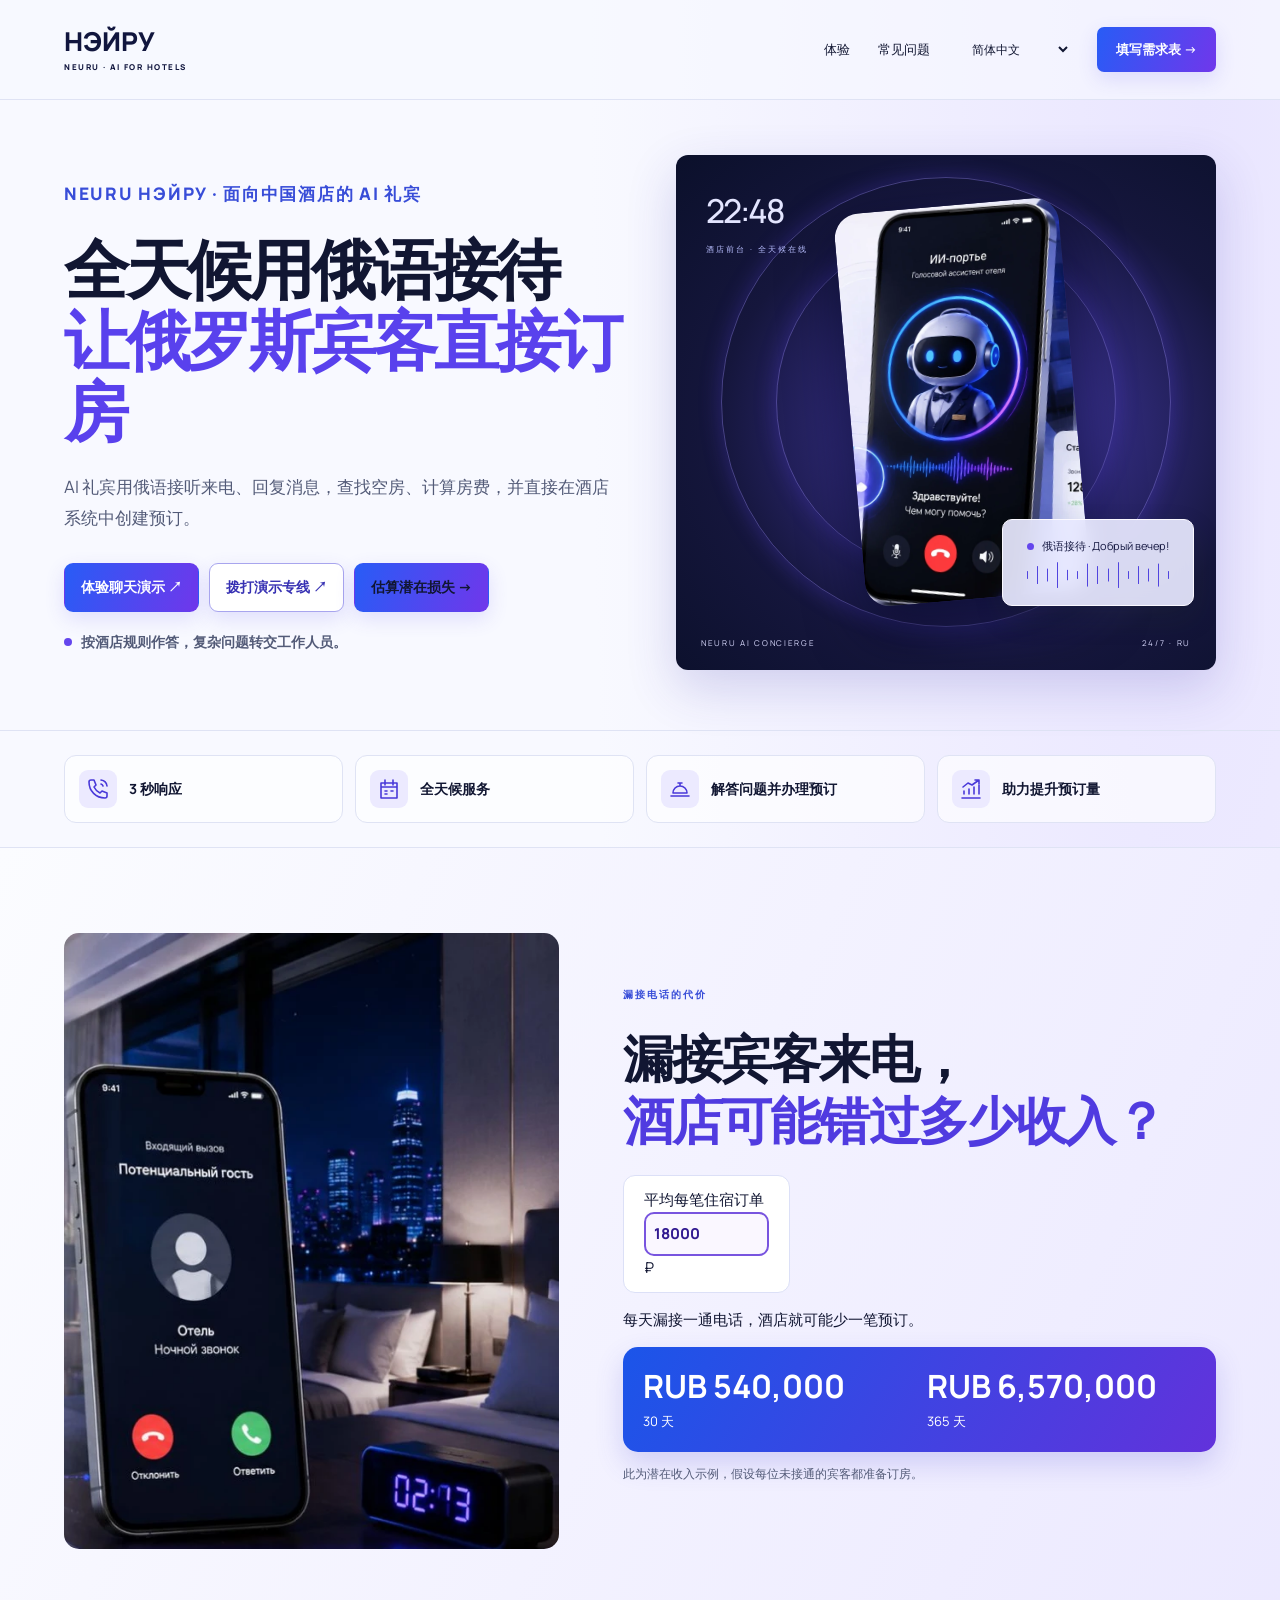
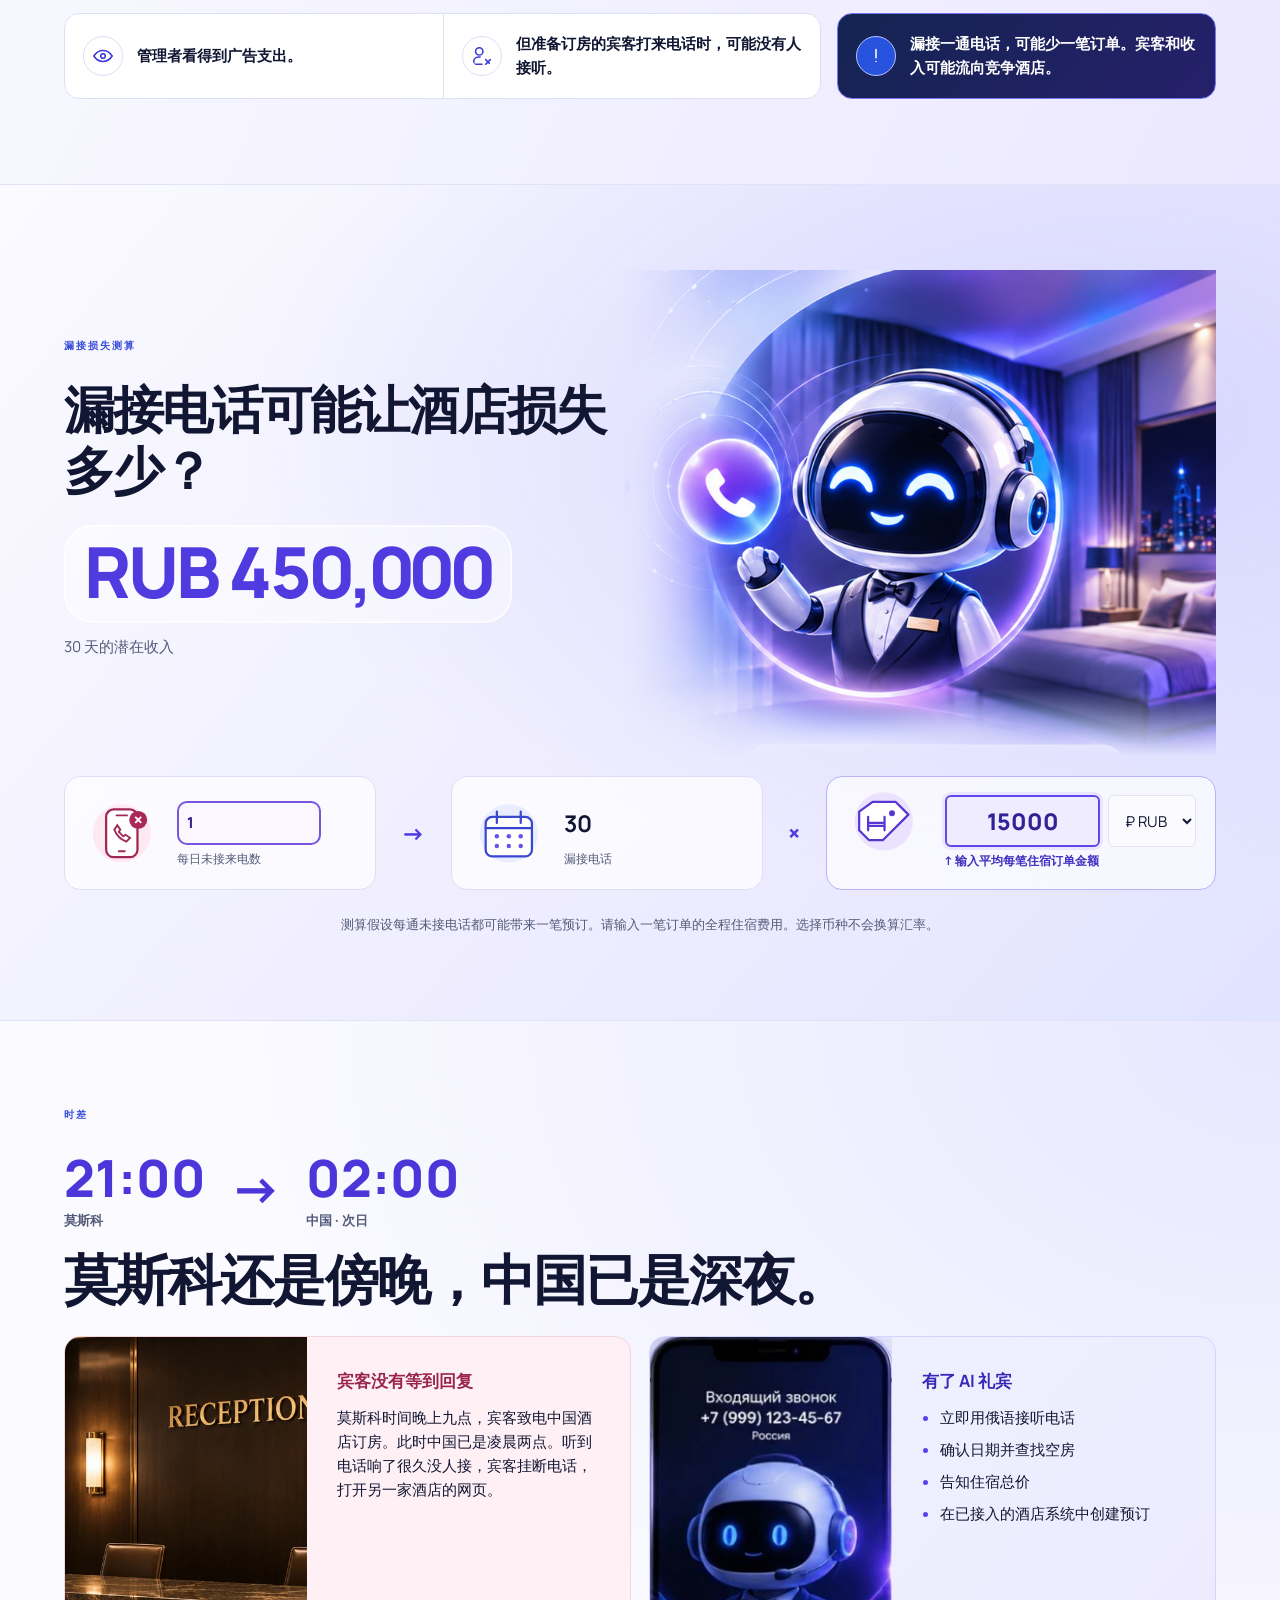
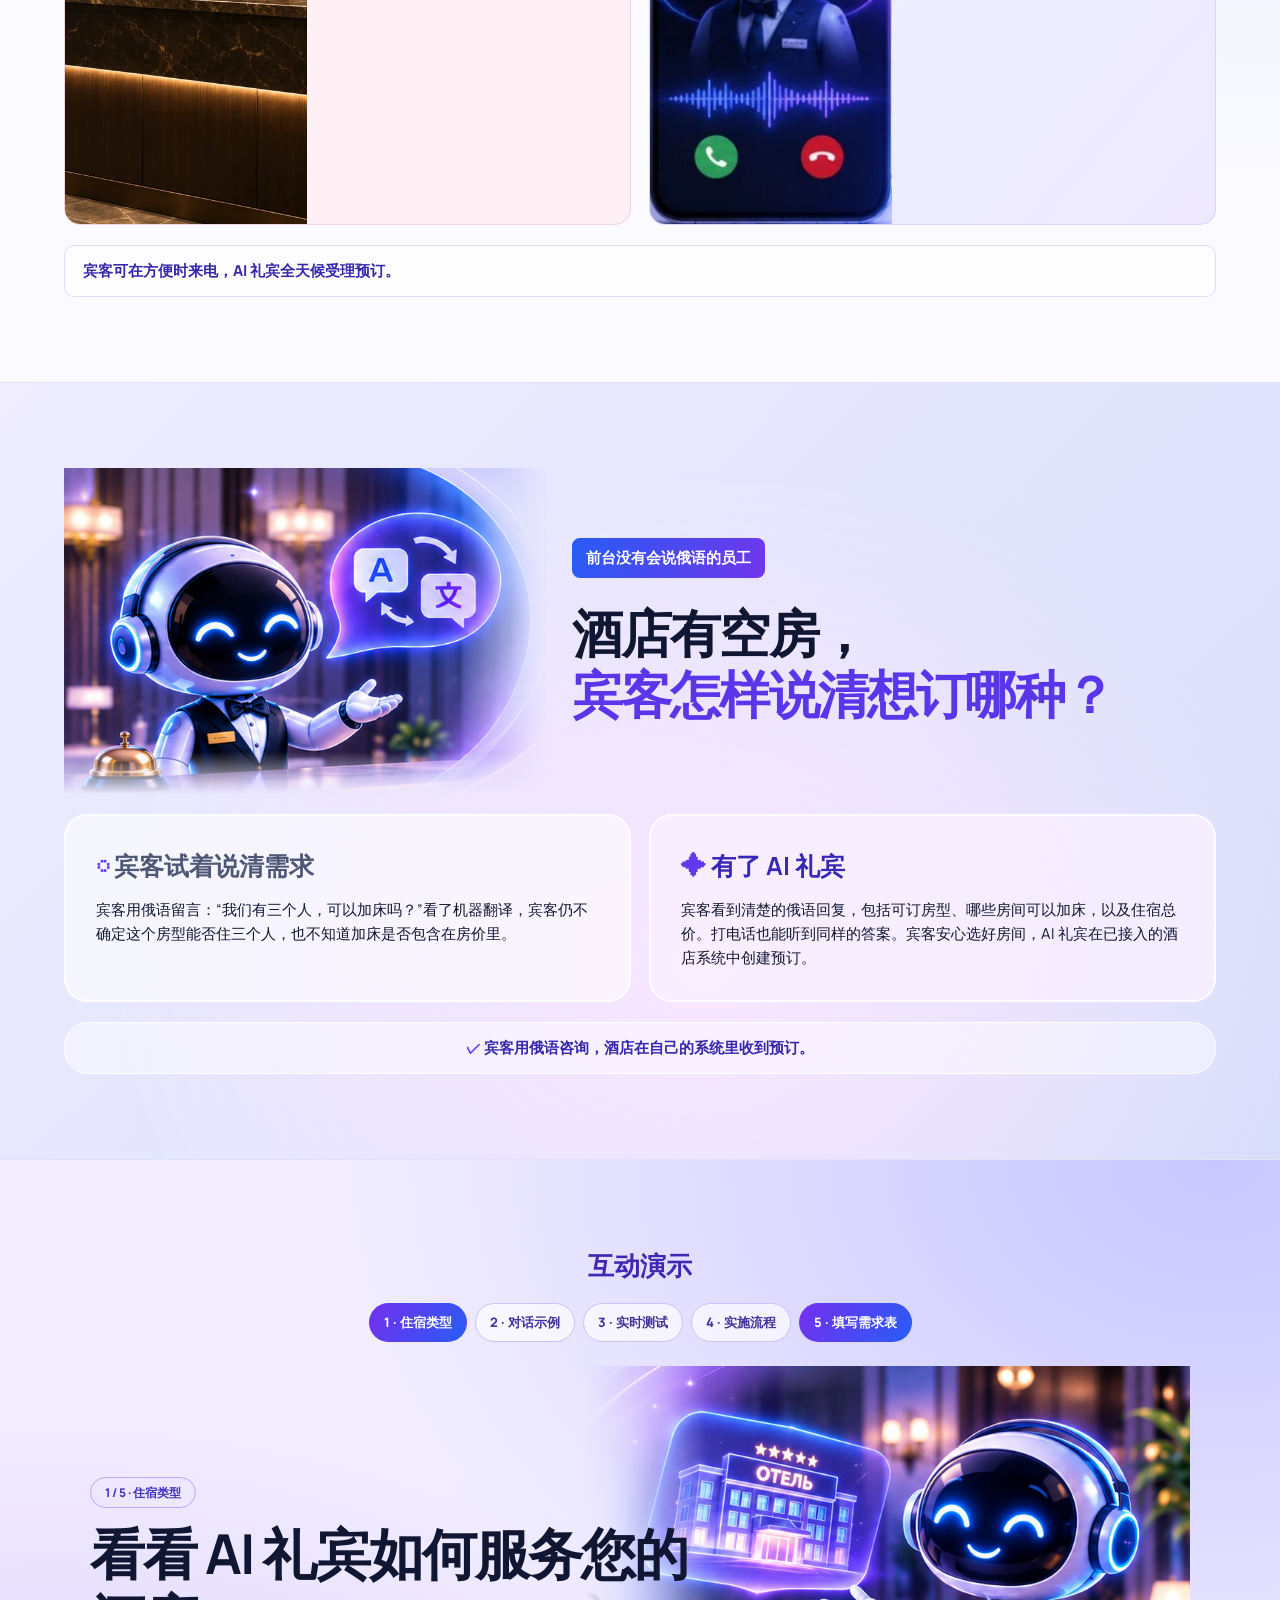
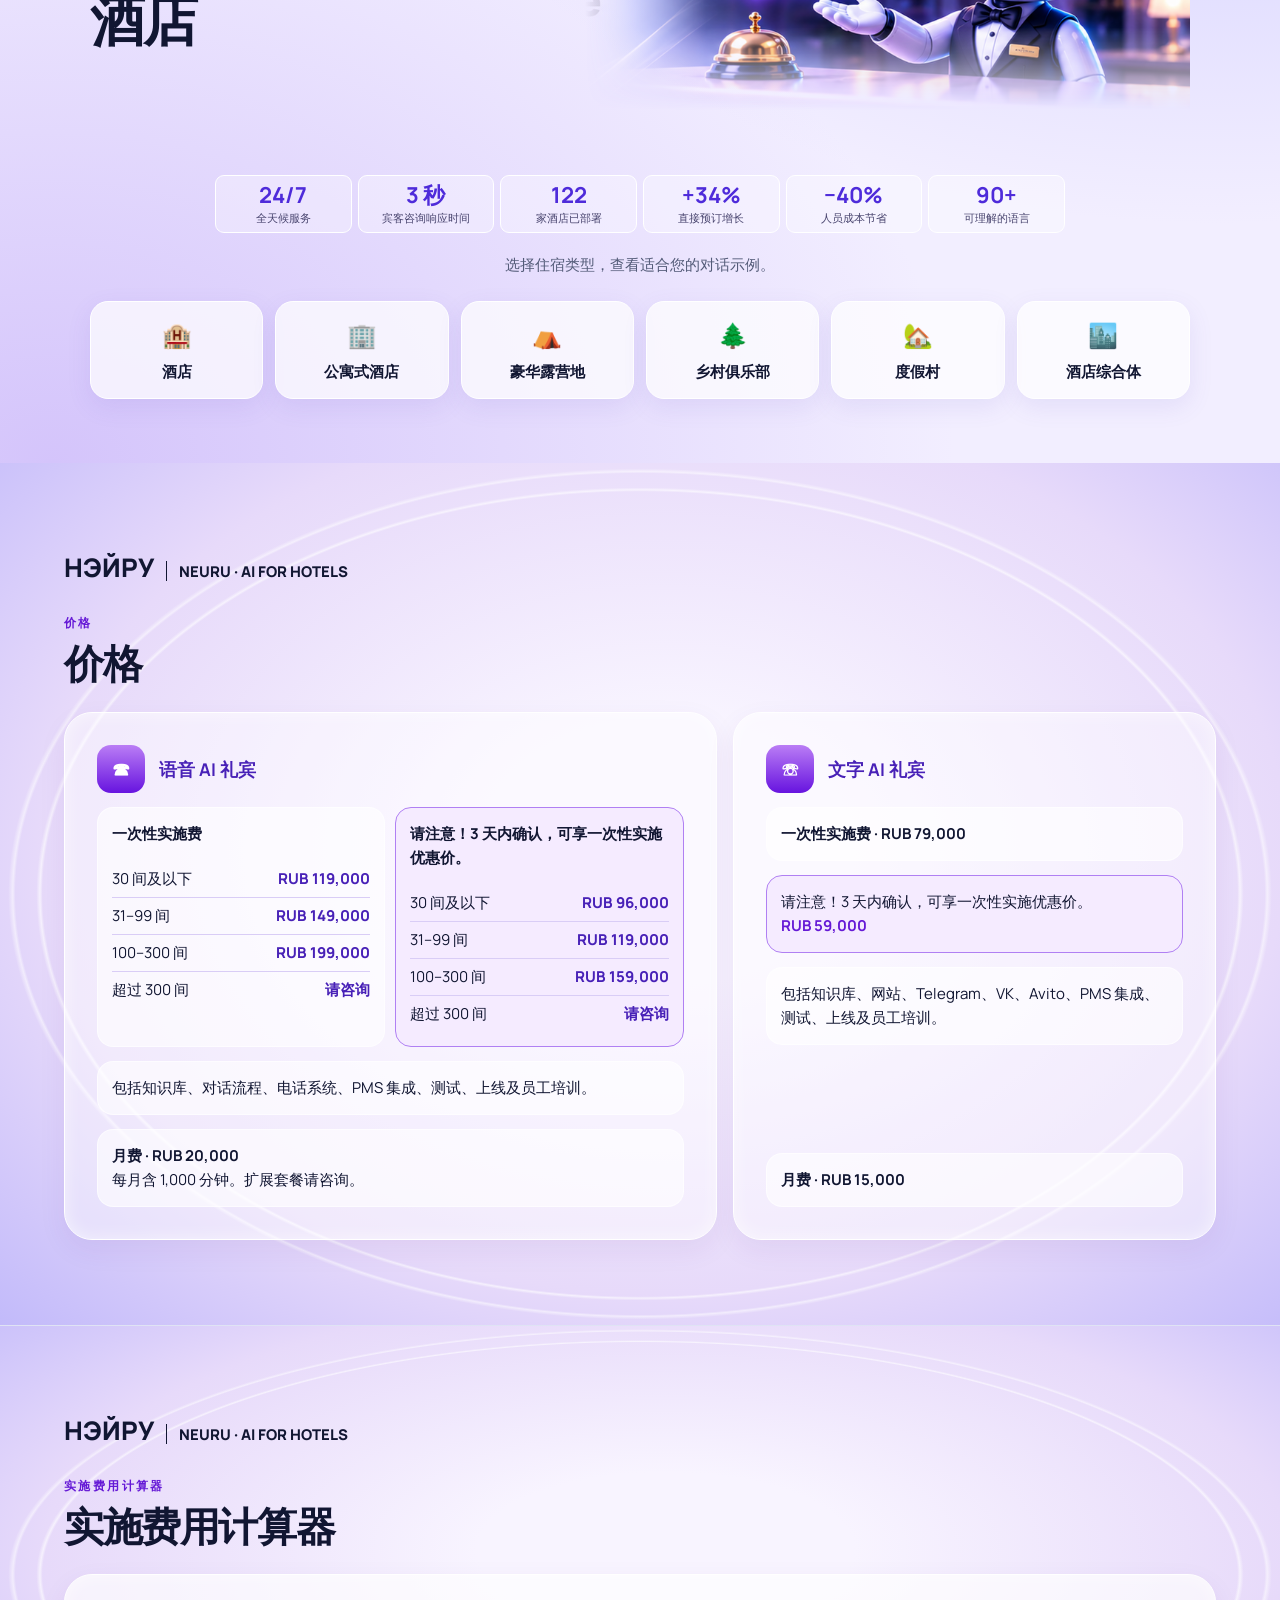
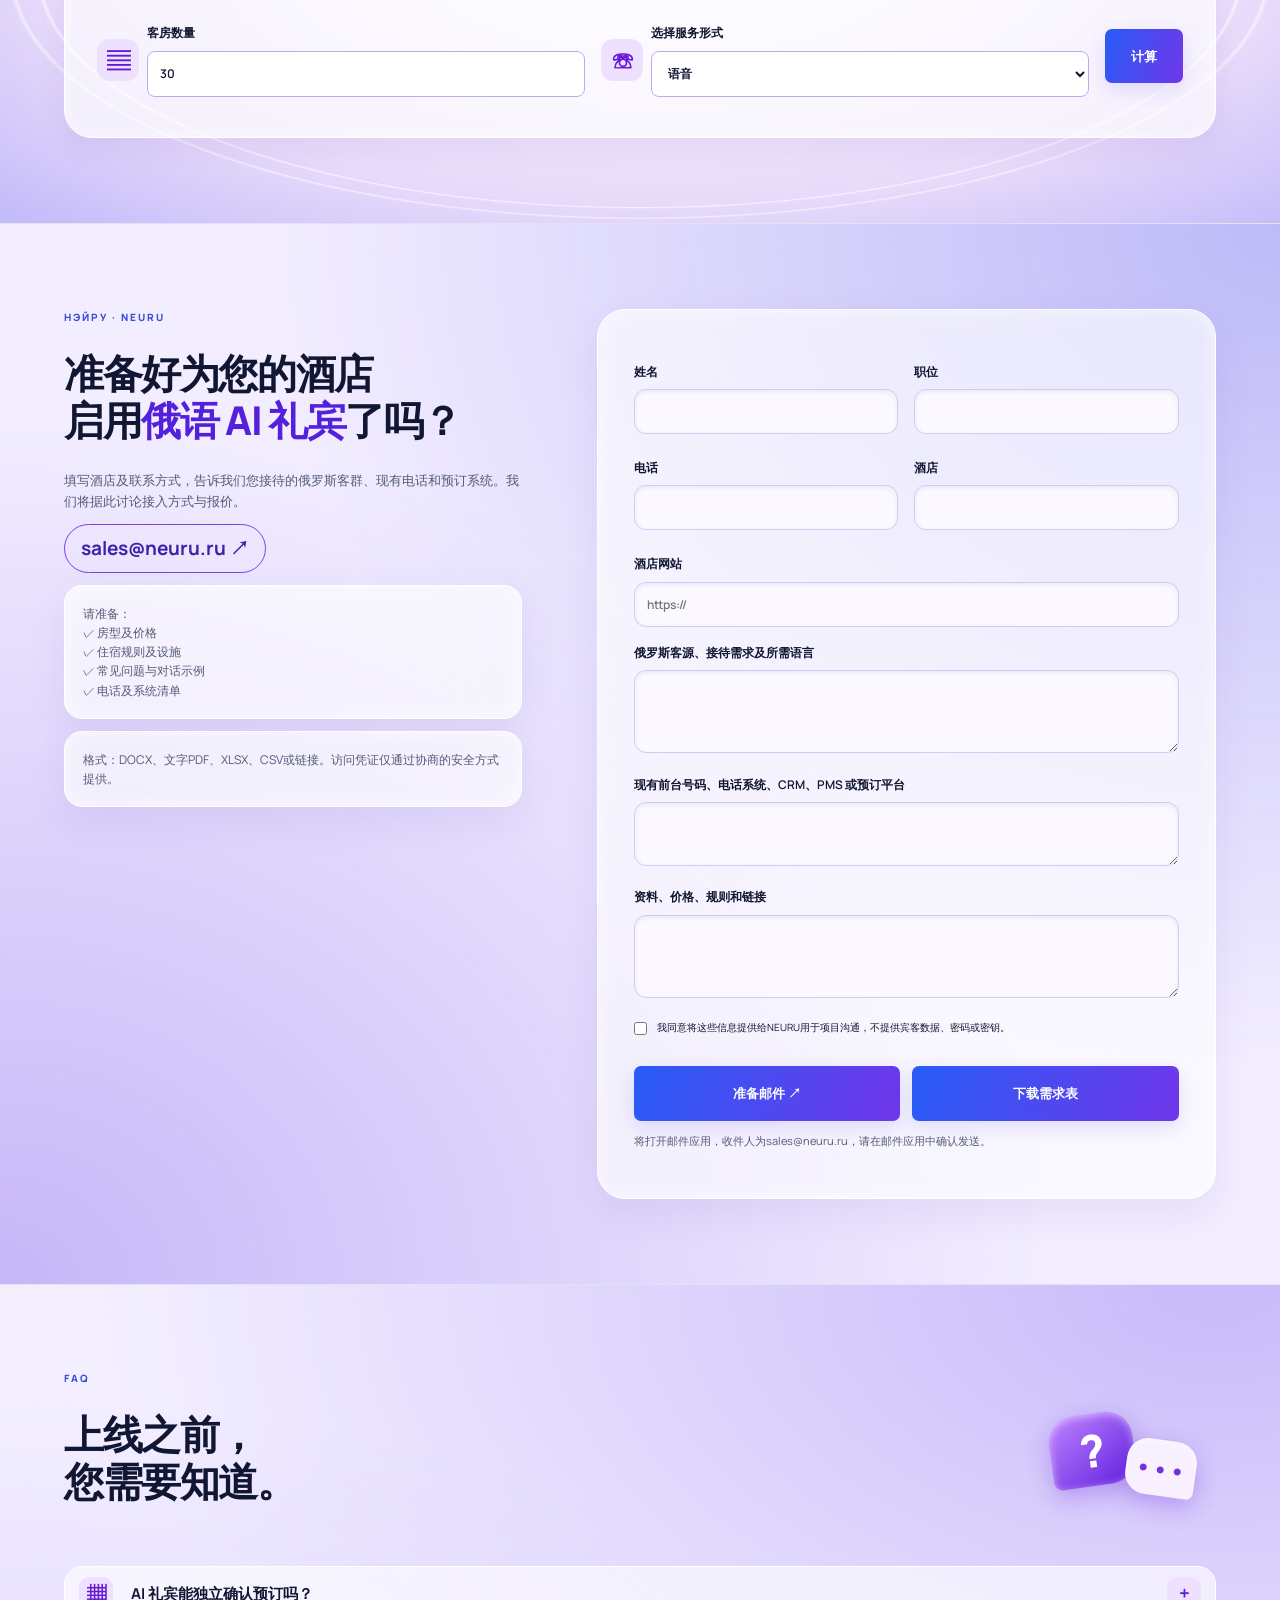
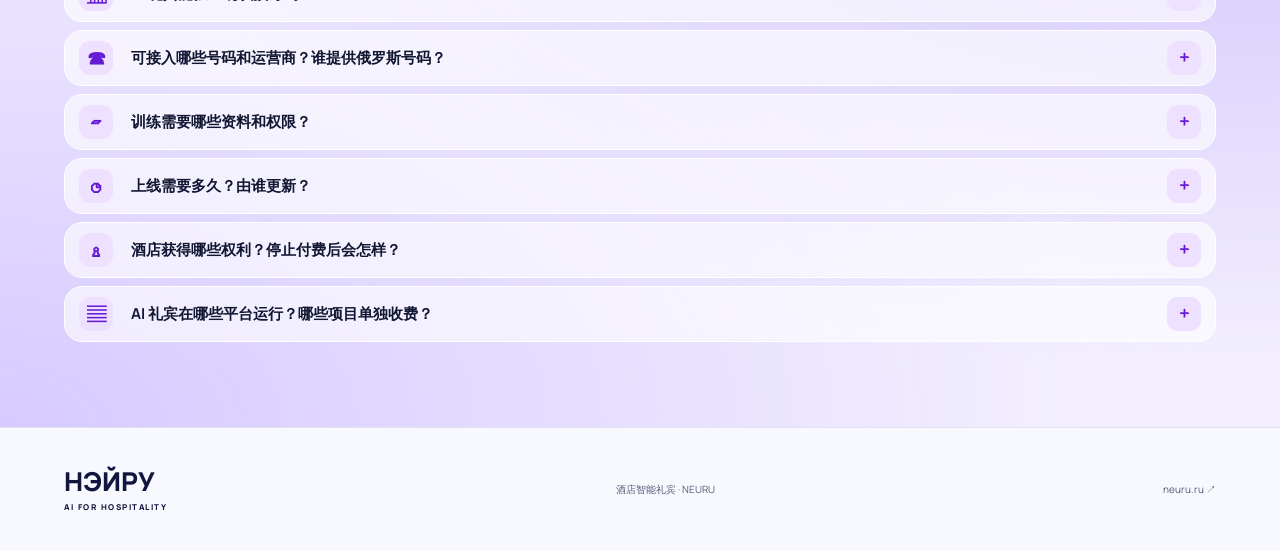
<file: ai-portier/index.html>
<!doctype html>
<html lang="zh-CN"><head><meta charset="utf-8"><meta name="viewport" content="width=device-width,initial-scale=1"><meta name="description" content="NEURU 俄语 AI 礼宾，帮助中国酒店全天候接待俄罗斯宾客并收集预订申请。"><title>NEURU НЭЙРУ · 面向中国酒店的俄语 AI 礼宾</title><link rel="stylesheet" href="style.css"></head><body>
<header><a class="logo" href="#">НЭЙРУ<span>NEURU · AI FOR HOTELS</span></a><nav><a href="#demo" data-t="navDemo"></a><a href="#faq" data-t="navFaq"></a></nav><select id="language" aria-label="Language"><option value="zh" selected>简体中文</option><option value="ru">Русский</option><option value="en">English</option></select><a class="button small" href="#brief" data-t="briefBtn"></a></header>
<main><section class="hero"><div class="hero-copy"><div class="eyebrow" data-t="eyebrow"></div><h1 data-t="hero"></h1><p class="lead" data-t="intro"></p><div class="actions hero-actions"><a class="button hero-demo" href="#demo" data-t="try"></a><a class="button hero-call" href="tel:+74950670211" data-t="call"></a><a class="button secondary" href="#loss-calculator" data-t="heroEstimate"></a></div><div class="hero-note"><span class="dot"></span><span data-t="heroNote"></span></div></div><div class="hero-art"><div class="orbit o1"></div><div class="orbit o2"></div><div class="night">22:48 <span data-t="nightLabel"></span></div><img class="demo-phone" src="neuru-phone.webp" alt="" width="388" height="632"><div class="floating"><span class="dot"></span><span data-t="artLabel"></span><div class="wave" aria-hidden="true"><span style="--level:0.3;--phase:0ms"></span><span style="--level:0.7;--phase:-87ms"></span><span style="--level:0.5;--phase:-174ms"></span><span style="--level:1.0;--phase:-261ms"></span><span style="--level:0.4;--phase:-348ms"></span><span style="--level:0.3;--phase:-435ms"></span><span style="--level:0.9;--phase:-522ms"></span><span style="--level:0.7;--phase:-609ms"></span><span style="--level:0.5;--phase:-696ms"></span><span style="--level:1.0;--phase:-783ms"></span><span style="--level:0.3;--phase:-870ms"></span><span style="--level:0.7;--phase:-957ms"></span><span style="--level:0.5;--phase:-1044ms"></span><span style="--level:0.9;--phase:-1131ms"></span><span style="--level:0.3;--phase:-1218ms"></span></div></div><div class="art-foot">NEURU AI CONCIERGE<span>24/7 · RU</span></div></div></section>
<section class="strip benefits">
  <div class="benefit"><svg viewBox="0 0 24 24" fill="none" stroke="currentColor" stroke-width="1.6" stroke-linecap="round" stroke-linejoin="round" aria-hidden="true"><path d="M8 3H5a2 2 0 0 0-2 2c0 9 7 16 16 16a2 2 0 0 0 2-2v-3l-5-2-2 2a13 13 0 0 1-6-6l2-2z M15 3a7 7 0 0 1 6 6 M15 7a3 3 0 0 1 2 2"/></svg><strong data-t="s1"></strong></div>
  <div class="benefit"><svg viewBox="0 0 24 24" fill="none" stroke="currentColor" stroke-width="1.6" stroke-linecap="round" stroke-linejoin="round" aria-hidden="true"><path d="M4 6h16v15H4z M4 10h16 M8 3v5 M16 3v5 M8 14h2 M14 14h2 M8 17h2"/></svg><strong data-t="s2"></strong></div>
  <div class="benefit"><svg viewBox="0 0 24 24" fill="none" stroke="currentColor" stroke-width="1.6" stroke-linecap="round" stroke-linejoin="round" aria-hidden="true"><path d="M3 19h18 M5 16a7 7 0 0 1 14 0z M12 9V6 M10 6h4"/></svg><strong data-t="s3"></strong></div>
  <div class="benefit"><svg viewBox="0 0 24 24" fill="none" stroke="currentColor" stroke-width="1.6" stroke-linecap="round" stroke-linejoin="round" aria-hidden="true"><path d="M3 21h18 M5 17v-3 M10 17v-5 M15 17v-7 M20 17v-9 M4 10l5-4 4 2 7-5 M16 3h4v4"/></svg><strong data-t="s4"></strong></div>
</section>
<section class="section missed" aria-labelledby="missed-title">
  <figure class="missed-visual">
    <img src="missed-call.webp" alt="" loading="lazy">
  </figure>
  <div class="missed-copy">
    <div class="eyebrow" data-t="missedEye"></div>
    <h2 id="missed-title"><span data-t="missedTitle"></span> <em data-t="missedAccent"></em></h2>
    <div class="missed-average"><span id="missed-rate-label" data-t="missedAverage"></span><input id="missedRate" type="number" min="0" max="999999999" value="18000" aria-labelledby="missed-rate-label"> ₽</div>
    <p data-t="missedScenario"></p>
    <div class="missed-total">
      <div><strong id="missedMonthly"></strong><span data-t="missedMonthLabel"></span></div>
      <div><strong id="missedAnnual"></strong><span data-t="missedYearLabel"></span></div>
    </div>
    <p class="missed-assumption" data-t="missedAssumption"></p>
  </div>
  <div class="missed-callouts">
    <div class="missed-callout-pair">
      <div class="missed-callout">
        <svg viewBox="0 0 24 24" aria-hidden="true"><path d="M2 12s4-6 10-6 10 6 10 6-4 6-10 6S2 12 2 12Z"/><circle cx="12" cy="12" r="2.5"/></svg>
        <p data-t="missedVisibility"></p>
      </div>
      <div class="missed-callout">
        <svg viewBox="0 0 24 24" aria-hidden="true"><circle cx="9" cy="7" r="4"/><path d="M12 21H3v-3a5 5 0 0 1 5-5h2m6 3 5 5m0-5-5 5"/></svg>
        <p data-t="missedGuest"></p>
      </div>
    </div>
    <div class="missed-callout missed-callout-alert">
      <svg viewBox="0 0 24 24" aria-hidden="true"><path d="M12 5v9m0 4h.01"/></svg>
      <p data-t="missedCaption"></p>
    </div>
  </div>
</section>
<section class="section loss-calculator" id="loss-calculator" aria-labelledby="loss-title">
  <div class="loss-head">
    <div class="loss-copy">
      <div class="eyebrow" data-t="lossEye"></div>
      <h2 id="loss-title" data-t="lossTitle"></h2>
      <output id="lossResult" for="lossRate lossCurrency lossCalls" aria-live="polite"></output>
      <p class="loss-period" data-t="lossPeriod"></p>
    </div>
    <div class="loss-illustration" aria-hidden="true"></div>
  </div>
  <div class="loss-formula">
    <div class="loss-step"><svg class="loss-art loss-art-phone" viewBox="0 0 120 84" aria-hidden="true"><circle cx="60" cy="42" r="39" fill="#ffe9f1"/><rect x="39" y="10" width="42" height="64" rx="10" fill="#fff" stroke="#9f2857" stroke-width="3"/><path d="M53 18h14M56 66h8m-14-29c3 8 8 13 16 16l5-5-6-4-3 2-6-6 2-3-4-6z" fill="none" stroke="#9f2857" stroke-width="2.5" stroke-linecap="round"/><circle cx="82" cy="24" r="12" fill="#aa2859"/><path d="m78 20 8 8m0-8-8 8" stroke="#fff" stroke-width="2.5"/></svg><input id="lossCalls" type="number" min="0" max="999" step="1" value="1" aria-labelledby="loss-call-label"><span id="loss-call-label" data-t="lossCallsLabel"></span></div>
    <span class="loss-operator" aria-hidden="true">→</span>
    <div class="loss-step"><svg class="loss-art loss-art-calendar" viewBox="0 0 120 84" aria-hidden="true"><circle cx="60" cy="42" r="39" fill="#e8eeff"/><rect x="29" y="20" width="62" height="53" rx="9" fill="#fff" stroke="#3a48cd" stroke-width="3"/><path d="M29 35h62M44 13v15m32-15v15" stroke="#3a48cd" stroke-width="3" stroke-linecap="round"/><g fill="#6952e8"><circle cx="44" cy="46" r="3"/><circle cx="60" cy="46" r="3"/><circle cx="76" cy="46" r="3"/><circle cx="44" cy="59" r="3"/><circle cx="60" cy="59" r="3"/><circle cx="76" cy="59" r="3"/></g></svg><strong id="lossMonthlyCount"></strong><span data-t="lossDailyLabel"></span></div>
    <span class="loss-operator" aria-hidden="true">×</span>
    <div class="loss-step loss-price"><svg class="loss-art loss-art-tag" viewBox="0 0 120 84" aria-hidden="true"><circle cx="60" cy="42" r="39" fill="#ebe2ff"/><path d="M27 54V29l18-13h31l17 17-34 34H40z" fill="#fff" stroke="#5736d4" stroke-width="3" stroke-linejoin="round"/><circle cx="71" cy="31" r="4" fill="#5736d4"/><path d="M39 48V36m0 8h22m0-8v12m-22 6v-6h22v6" fill="none" stroke="#5736d4" stroke-width="3" stroke-linecap="round" stroke-linejoin="round"/></svg>
      <div class="loss-inputs">
        <input id="lossRate" autocomplete="off" type="text" inputmode="decimal" maxlength="24" value="15000" aria-describedby="lossAssumption lossError">
        <select id="lossCurrency" aria-label="Currency">
          <option value="RUB">₽ RUB</option><option value="CNY">¥ CNY</option><option value="USD">$ USD</option>
        </select>
      </div>
      <label for="lossRate" data-t="lossRateLabel"></label>
      <small id="lossError" role="status" hidden data-t="lossError"></small>
    </div>
  </div>
  <p id="lossAssumption" data-t="lossAssumption"></p>
</section>
<section class="section scenario scenario-time" id="time-difference" aria-labelledby="time-title">
  <div class="eyebrow" data-t="timeEye"></div>
  <div class="scenario-clock"><span>21:00 <small data-t="timeMoscow"></small></span><span aria-hidden="true">→</span><span>02:00 <small data-t="timeChina"></small></span></div>
  <h2 id="time-title" data-t="timeTitle"></h2>
  <div class="scenario-grid">
    <article class="scenario-card scenario-lost">
      <img src="reception.webp" alt="" loading="lazy">
      <div><h3 data-t="timeBefore"></h3><p data-t="timeProblem"></p></div>
    </article>
    <article class="scenario-card scenario-win">
      <img src="concierge-call.webp" alt="" loading="lazy">
      <div><h3 data-t="timeAfter"></h3><ul class="scenario-benefits"><li data-t="timeBenefit1"></li><li data-t="timeBenefit2"></li><li data-t="timeBenefit3"></li><li data-t="timeBenefit4"></li></ul></div>
    </article>
  </div>
  <p class="scenario-outcome" data-t="timeOutcome"></p>
</section>
<section class="section scenario scenario-language" id="language-barrier" aria-labelledby="barrier-title">
  <div class="barrier-head">
    <div class="barrier-art" aria-hidden="true"></div>
    <div>
      <div class="scenario-tag" data-t="barrierTag"></div>
      <h2 id="barrier-title"><span data-t="barrierTitle"></span> <em data-t="barrierAccent"></em></h2>
    </div>
  </div>
  <div class="scenario-grid">
    <article class="scenario-card scenario-current">
      <div><h3><span aria-hidden="true">◌</span> <span data-t="barrierBefore"></span></h3><p data-t="barrierProblem"></p></div>
    </article>
    <article class="scenario-card scenario-win">
      <div><h3><span aria-hidden="true">✦</span> <span data-t="timeAfter"></span></h3><p data-t="barrierSolution"></p></div>
    </article>
  </div>
  <p class="scenario-outcome"><span aria-hidden="true">✓</span> <span data-t="barrierOutcome"></span></p>
</section>
<section id="demo" class="section walkthrough" aria-labelledby="walk-title"><div id="walkthrough"></div></section><div id="pricing"></div><section id="brief" class="section brief"><div><div class="eyebrow brief-brand">НЭЙРУ · NEURU</div><h2 data-t="briefTitle"></h2><p data-t="briefIntro"></p><a class="brief-email" href="mailto:sales@neuru.ru">sales@neuru.ru ↗</a><div class="brief-checklist" id="checklist"></div><div class="brief-checklist" id="briefFormats"></div></div><form id="briefForm"><div class="field-grid"><label><span data-t="name"></span><input name="name" required maxlength="100" autocomplete="name"></label><label><span data-t="position"></span><input name="position" required maxlength="100" autocomplete="organization-title"></label><label><span data-t="phone"></span><input name="phone" type="tel" required minlength="7" maxlength="30" autocomplete="tel"></label><label><span data-t="hotel"></span><input name="hotel" required maxlength="150" autocomplete="organization"></label></div><div id="extended"><label><span data-t="website"></span><input name="website" type="url" placeholder="https://"></label><label><span data-t="tasks"></span><textarea name="tasks" rows="3" maxlength="4000"></textarea></label><label><span data-t="systems"></span><textarea name="systems" rows="2" maxlength="2000"></textarea></label><label><span data-t="materials"></span><textarea name="materials" rows="3" maxlength="4000"></textarea></label><label class="consent"><input type="checkbox" name="consent" required><span data-t="consent"></span></label><div class="actions"><button class="button" type="submit" data-t="send"></button><button class="button" type="button" id="download" data-t="download"></button></div><p class="muted" data-t="sendNote"></p></div><p id="formStatus" role="status"></p></form></section>


<section class="section" id="faq"><div class="section-head"><div><div class="eyebrow">FAQ</div><h2 data-t="faqTitle"></h2></div><div class="faq-art" aria-hidden="true"><span>?</span><span>•••</span></div></div><div id="faqList"></div></section>

</main><footer><a class="logo" href="#">НЭЙРУ<span>AI FOR HOSPITALITY</span></a><span data-t="footer"></span><a href="https://neuru.ru" target="_blank" rel="noopener">neuru.ru ↗</a></footer><script src="app.js"></script><script src="walkthrough.js"></script><script src="pricing.js"></script></body></html>
</file>
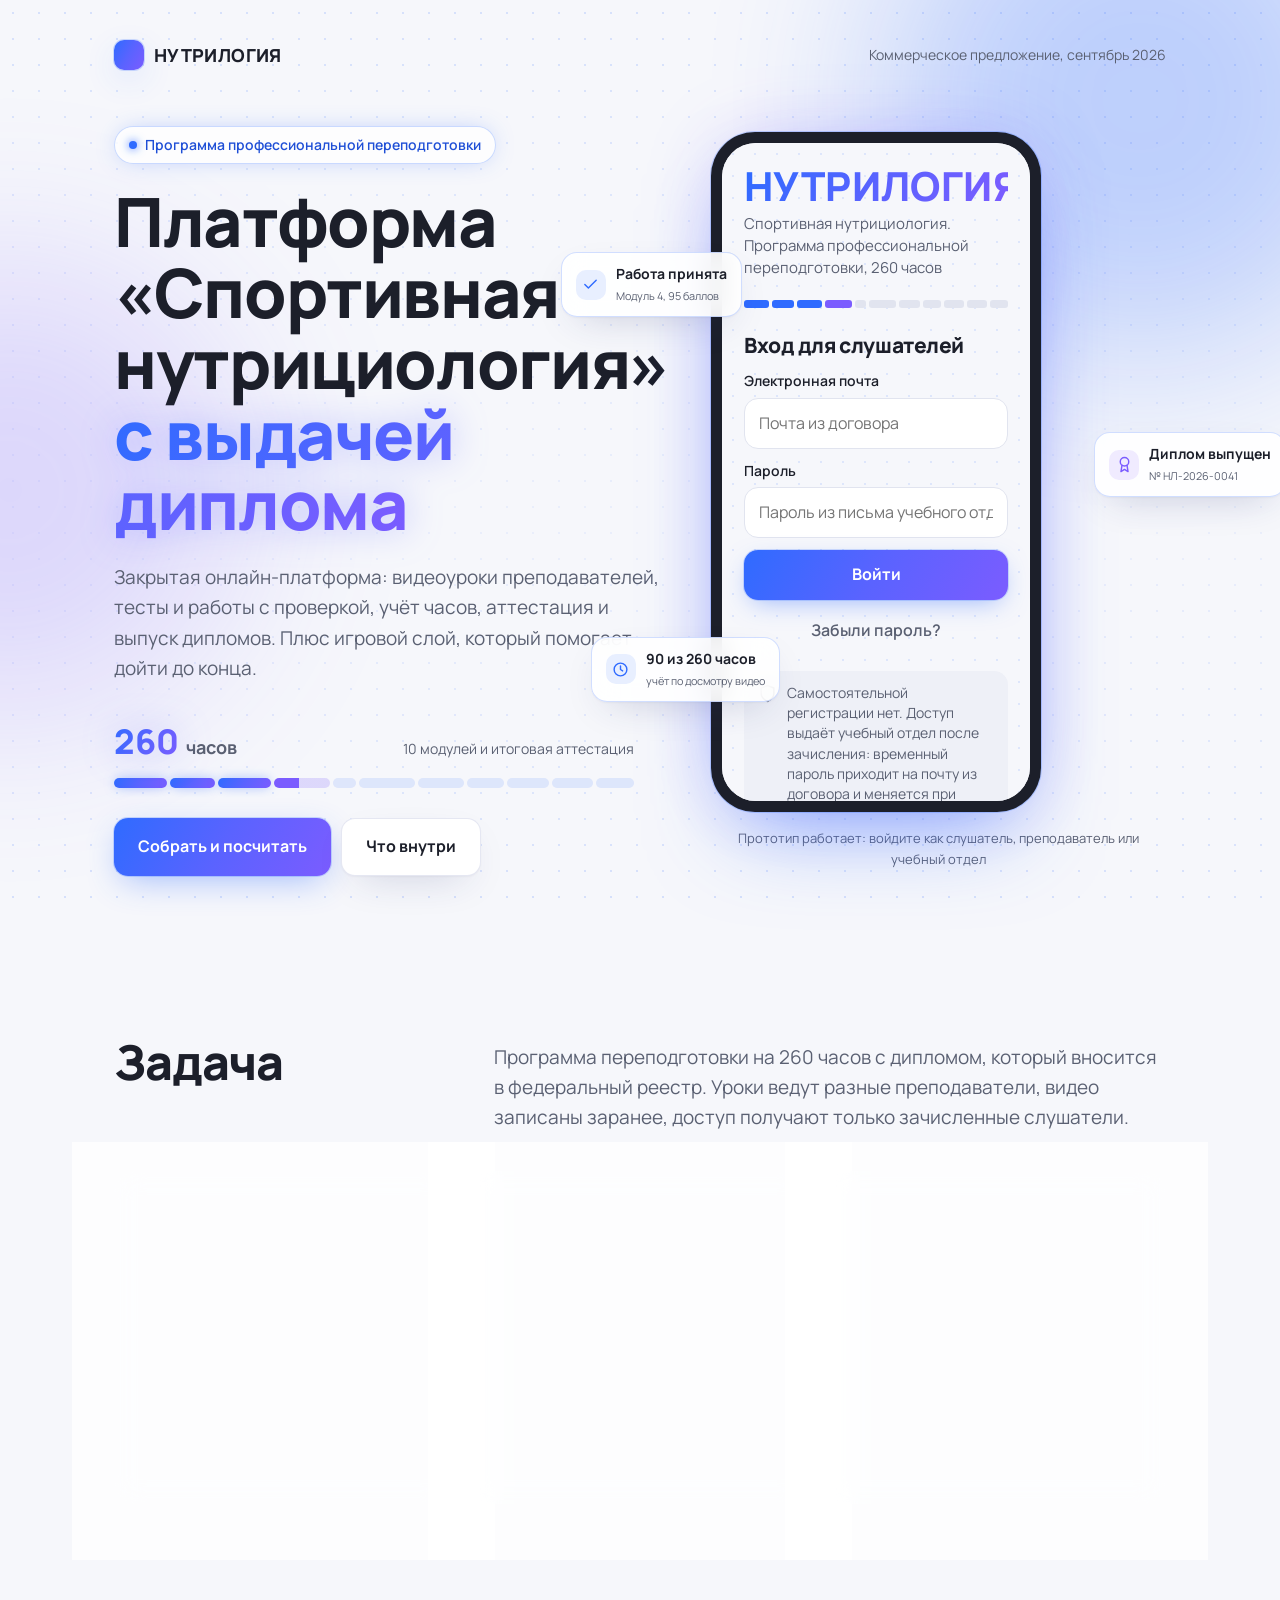
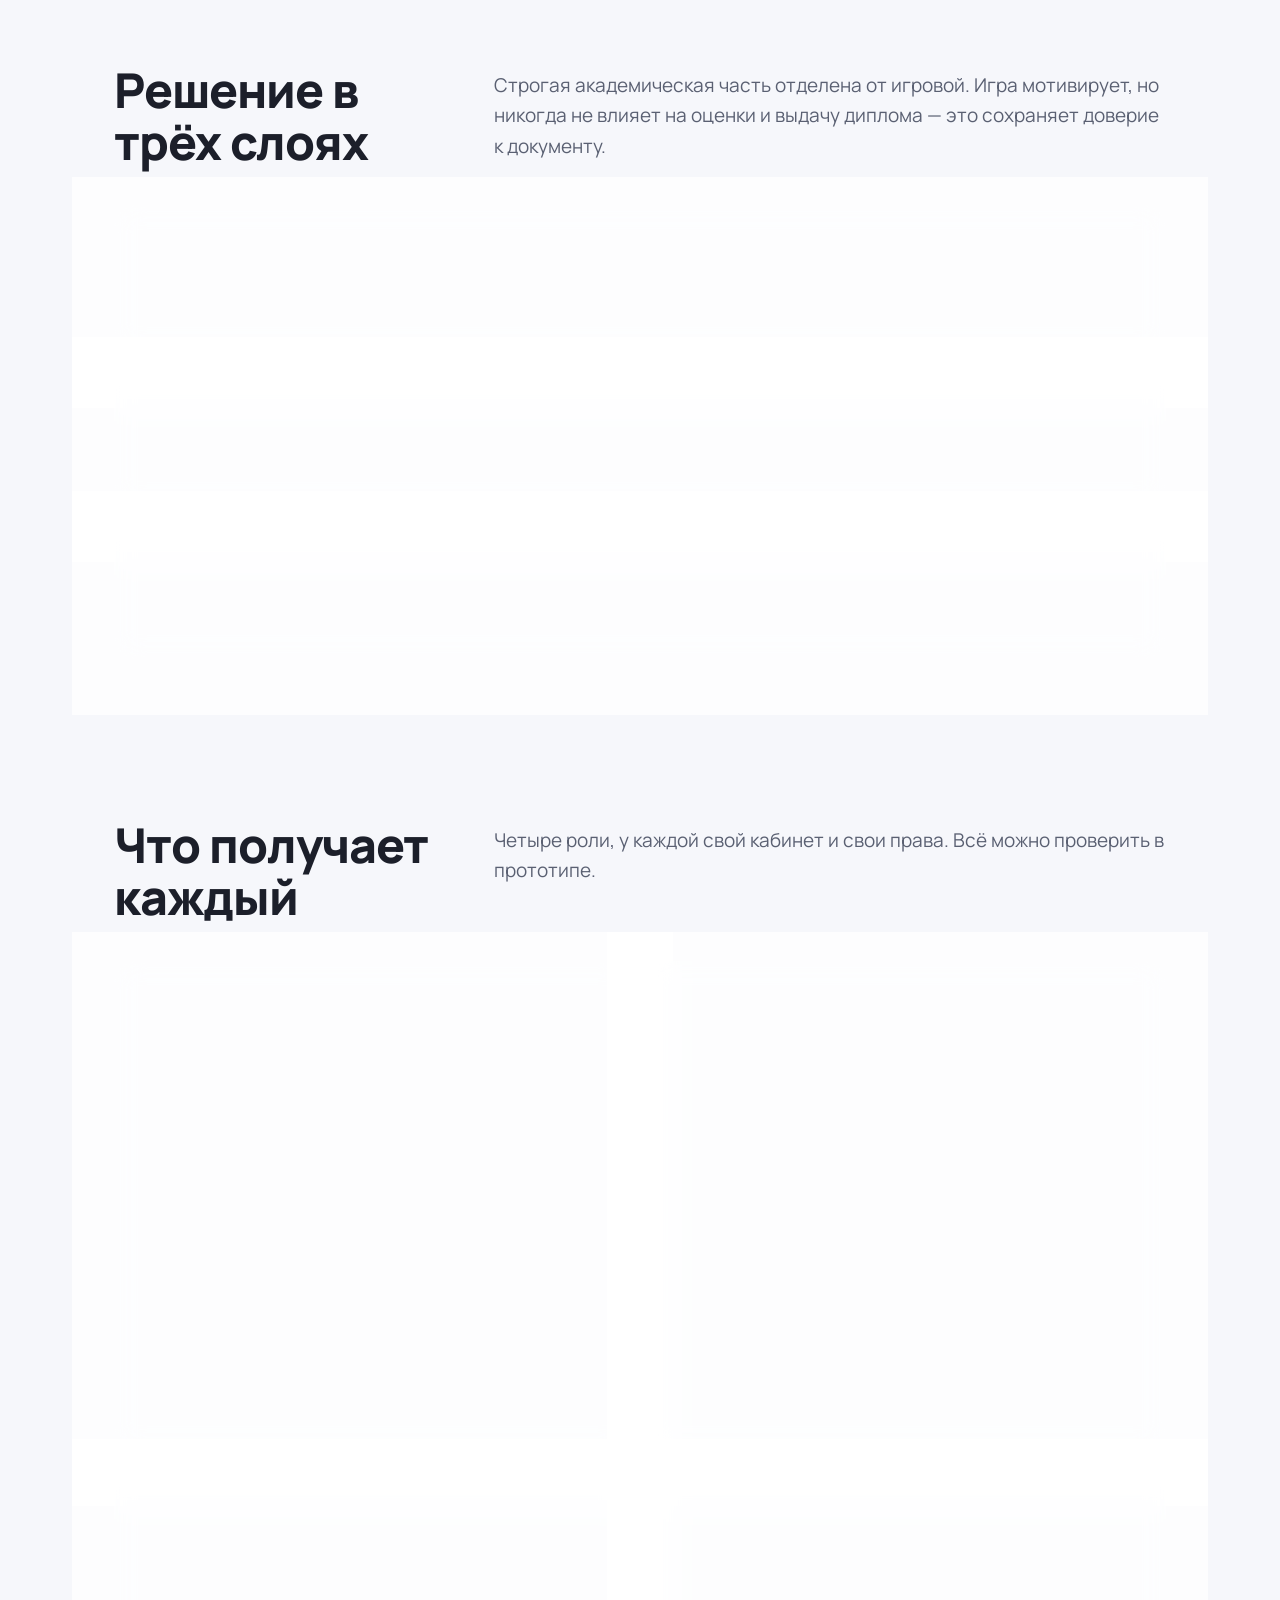
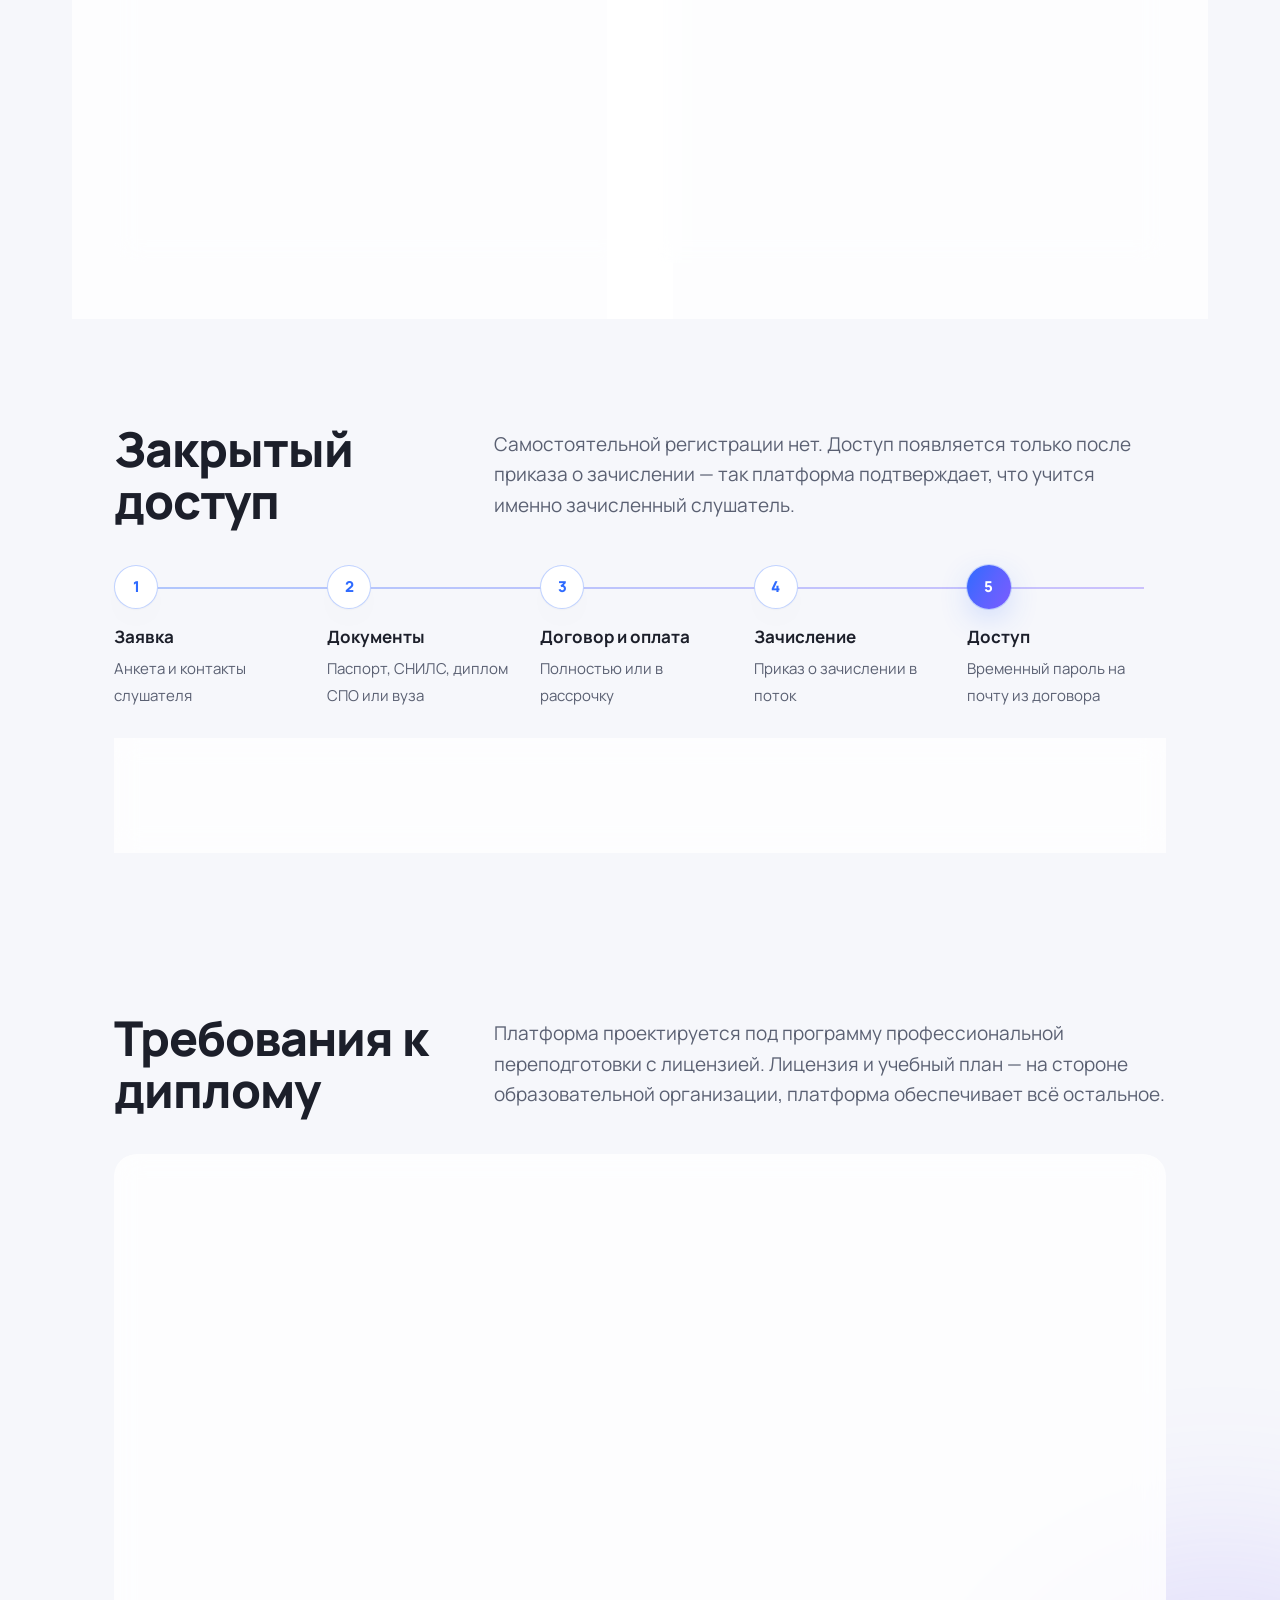
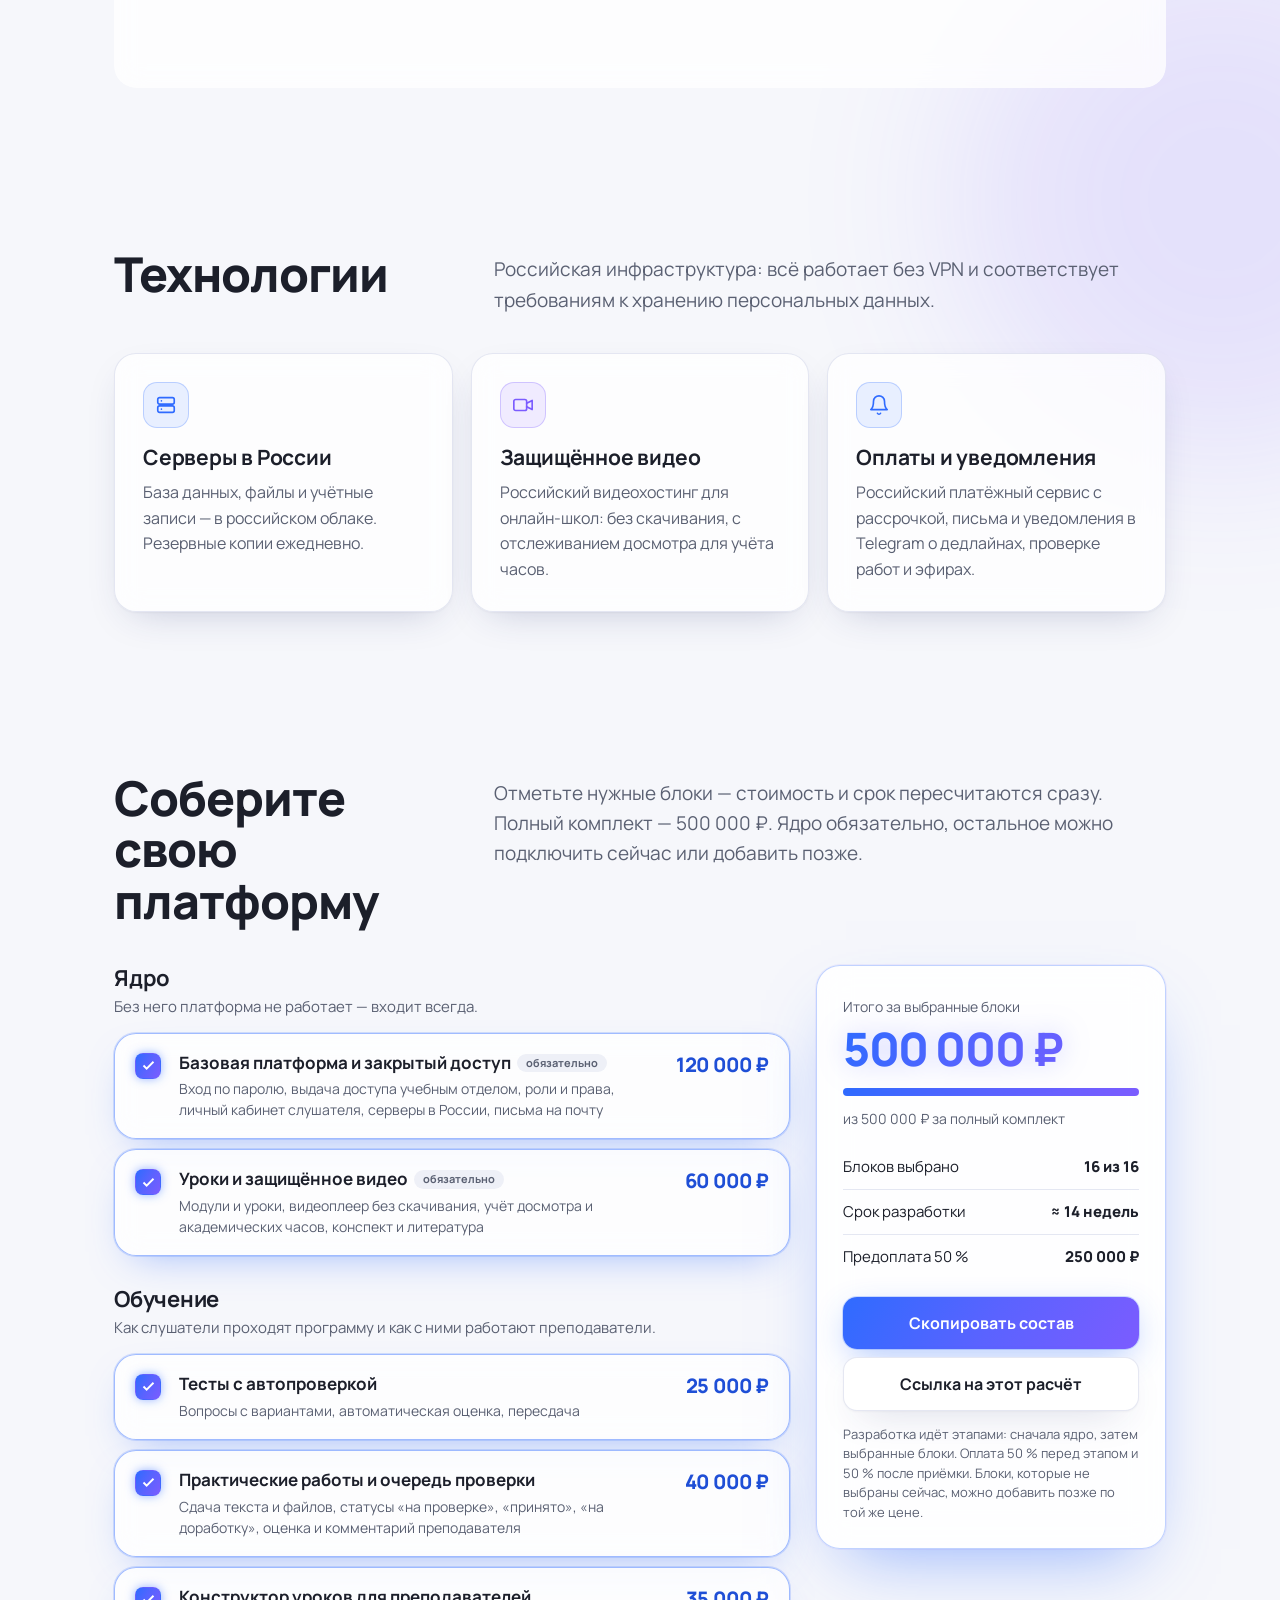
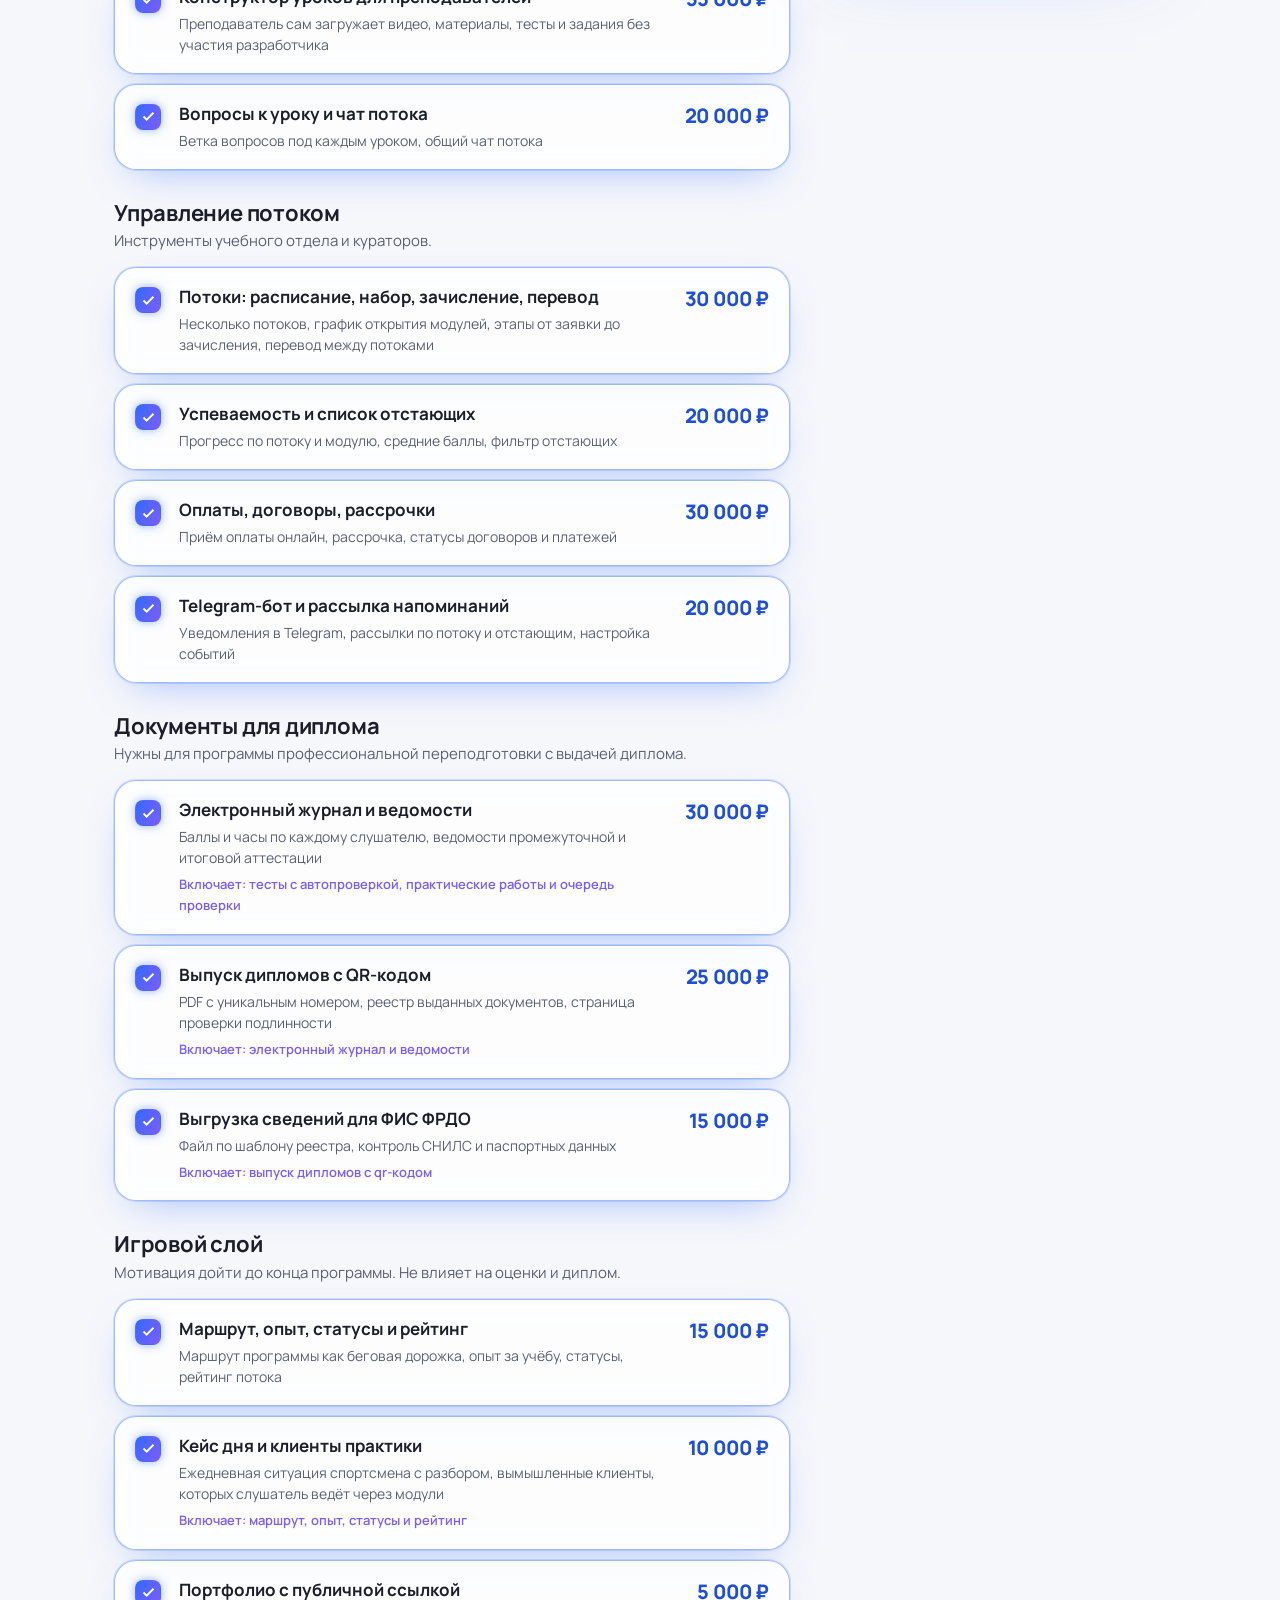
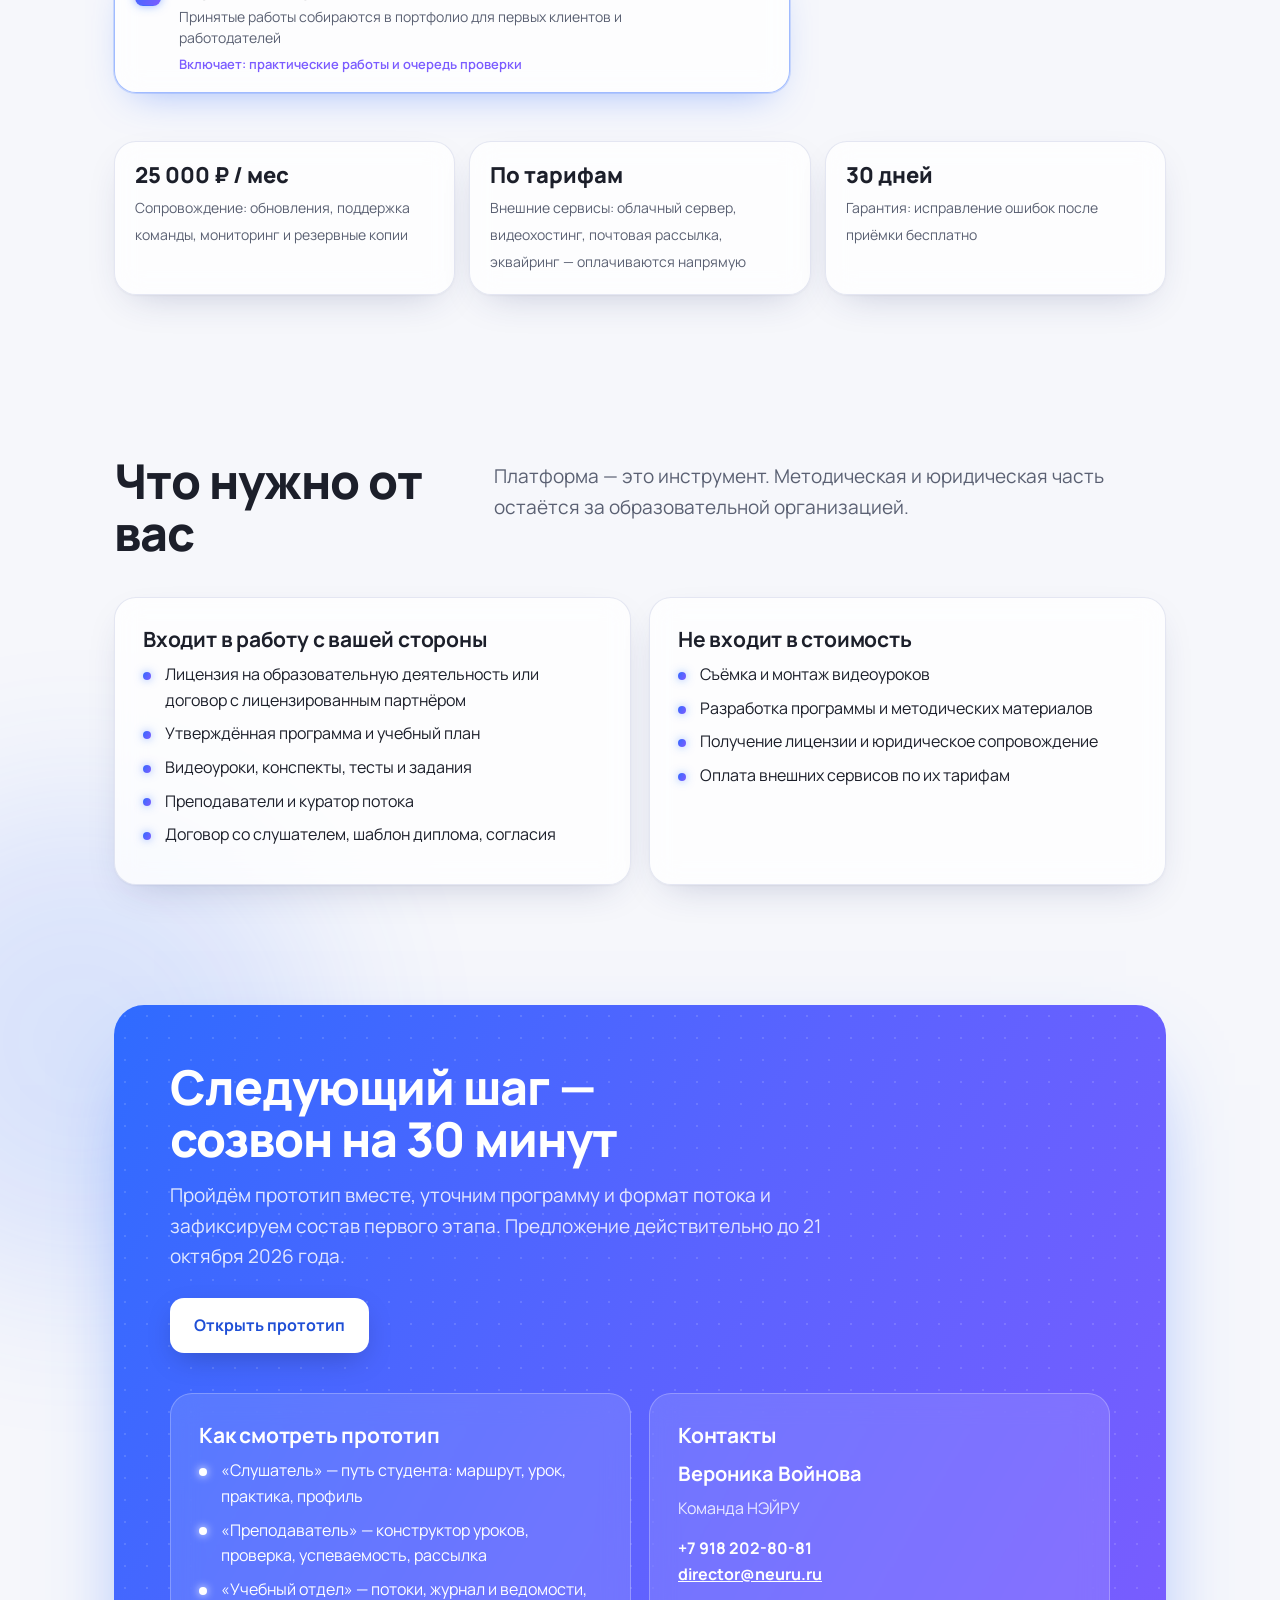
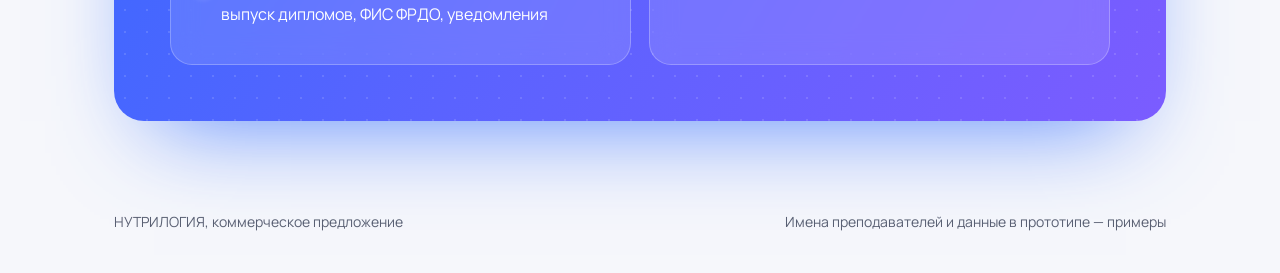
<file: nutrilogia-kp/index.html>
<!doctype html>
<html lang="ru">
<head>
<meta charset="utf-8">
<meta name="viewport" content="width=device-width, initial-scale=1, viewport-fit=cover">
<title>НУТРИЛОГИЯ — коммерческое предложение</title>
<meta name="description" content="Платформа профессиональной переподготовки «Спортивная нутрициология»: коммерческое предложение и прототип.">
<link rel="preconnect" href="https://fonts.googleapis.com">
<link rel="preconnect" href="https://fonts.gstatic.com" crossorigin>
<link href="https://fonts.googleapis.com/css2?family=Manrope:wght@400;500;600;700;800&display=swap" rel="stylesheet">
<style>
:root{
  color-scheme:light;
  --bg:#F6F7FB; --surface:rgba(255,255,255,.78); --solid:#FFFFFF; --surface2:#EEF0F7;
  --ink:#1C1F2A; --muted:#5A6072; --line:rgba(70,86,160,.14);
  --blue:#2F6BFF; --blue-d:#1F4FD6; --violet:#7B5CFF;
  --blue-soft:#E8EFFF; --violet-soft:#F0EBFF;
  --grad:linear-gradient(120deg,#2F6BFF 0%,#5A63FF 50%,#7B5CFF 100%);
  --glow:0 0 0 1px rgba(47,107,255,.22),0 10px 34px -8px rgba(47,107,255,.45);
  --shadow:0 1px 2px rgba(28,31,42,.04),0 14px 40px -18px rgba(40,50,110,.28);
  --font:'Manrope','Segoe UI',Roboto,Arial,sans-serif;
  box-sizing:border-box;
  padding-top:env(safe-area-inset-top,0px);
  padding-bottom:env(safe-area-inset-bottom,0px);
}
html{scroll-padding-top:env(safe-area-inset-top,0px);scroll-behavior:smooth}
*,*::before,*::after{box-sizing:inherit}
body{margin:0;background:var(--bg);color:var(--ink);font-family:var(--font);font-size:17px;line-height:1.6;-webkit-font-smoothing:antialiased;position:relative;overflow-x:hidden}
body::before{content:"";position:fixed;inset:0;z-index:-2;background-image:radial-gradient(rgba(47,107,255,.16) 1px,transparent 1.2px);background-size:26px 26px;mask-image:linear-gradient(180deg,#000 0%,rgba(0,0,0,.35) 60%,#000 100%);-webkit-mask-image:linear-gradient(180deg,#000 0%,rgba(0,0,0,.35) 60%,#000 100%)}
.bgfx{position:absolute;inset:0;overflow:hidden;z-index:-1;pointer-events:none}
html{overflow-x:hidden}
.blob{position:absolute;z-index:-1;border-radius:50%;filter:blur(90px);opacity:.45;pointer-events:none}
.b1{width:520px;height:520px;background:#2F6BFF;top:-160px;right:-120px;opacity:.28}
.b2{width:460px;height:460px;background:#7B5CFF;top:260px;left:-220px;opacity:.2}
.b3{width:520px;height:520px;background:#7B5CFF;right:-200px;top:48%;opacity:.14}
.b4{width:480px;height:480px;background:#2F6BFF;left:-160px;bottom:6%;opacity:.14}
a{color:inherit}
a:focus-visible,button:focus-visible{outline:3px solid var(--blue);outline-offset:3px;border-radius:8px}
.wrap{max-width:1100px;margin:0 auto;padding:0 24px}
h1,h2,h3{font-family:var(--font);font-weight:800;margin:0;letter-spacing:-.02em}
h1{font-size:clamp(40px,5.4vw,68px);line-height:1.04}
h2{font-size:clamp(32px,4vw,48px);line-height:1.08}
h3{font-size:21px;line-height:1.25;font-weight:700;letter-spacing:-.01em}
p{margin:0 0 14px}
.lead{font-size:19px;line-height:1.6;color:var(--muted);max-width:56ch}
.gr{background:var(--grad);-webkit-background-clip:text;background-clip:text;color:transparent;filter:drop-shadow(0 0 18px rgba(90,99,255,.35))}
.num{font-weight:800;letter-spacing:-.02em}

/* glass card */
.glass,.box,.layer,.blk,.tbl,.extra div,.stage{background:var(--surface);-webkit-backdrop-filter:blur(14px);backdrop-filter:blur(14px);border:1px solid var(--line);border-radius:22px;box-shadow:var(--shadow)}
.float-hover{transition:transform .25s ease,box-shadow .25s ease}
.box,.layer{transition:transform .25s ease,box-shadow .25s ease}
.box:hover,.layer:hover{transform:translateY(-3px);box-shadow:0 1px 2px rgba(28,31,42,.04),0 22px 50px -20px rgba(40,50,110,.38)}

/* hero */
.hero{position:relative;padding:40px 0 80px}
.nav{display:flex;justify-content:space-between;align-items:center;margin-bottom:56px}
.logo{display:flex;align-items:center;gap:10px;font-weight:800;font-size:18px;letter-spacing:.02em}
.logo i{width:30px;height:30px;border-radius:10px;background:var(--grad);box-shadow:var(--glow);display:block}
.nav span{font-size:14px;color:var(--muted)}
.hero .grid{display:grid;grid-template-columns:1.1fr .9fr;gap:40px;align-items:center}
.pill{display:inline-flex;align-items:center;gap:8px;border-radius:999px;padding:7px 14px;font-size:14px;font-weight:600;background:var(--surface);border:1px solid rgba(47,107,255,.25);color:var(--blue-d);margin-bottom:22px;box-shadow:0 0 24px -6px rgba(47,107,255,.35)}
.pill i{width:8px;height:8px;border-radius:50%;background:var(--blue);box-shadow:0 0 10px var(--blue)}
.hero .lead{margin-top:22px}
.prog{max-width:520px;margin:30px 0 30px}
.prog .row{display:flex;justify-content:space-between;align-items:baseline;margin-bottom:10px}
.prog .row b{font-size:34px;font-weight:800}
.prog .row b .u{font-size:18px;color:var(--muted);font-weight:700}
.prog .row small{color:var(--muted);font-size:14px}
.track{display:flex;gap:3px}
.track i{height:10px;border-radius:5px;background:rgba(47,107,255,.12)}
.track i.d{background:var(--grad);box-shadow:0 0 12px -2px rgba(47,107,255,.6)}
.track i.c{background:linear-gradient(90deg,#7B5CFF 45%,rgba(123,92,255,.2) 45%)}
.ctas{display:flex;gap:10px;flex-wrap:wrap}
.btn{display:inline-flex;align-items:center;justify-content:center;gap:8px;border-radius:14px;padding:15px 24px;font-weight:700;font-size:16px;text-decoration:none;border:0;cursor:pointer;font-family:var(--font);transition:transform .15s,box-shadow .2s}
.btn:active{transform:scale(.98)}
.btn-main{background:var(--grad);color:#fff;box-shadow:var(--glow)}
.btn-main:hover{box-shadow:0 0 0 1px rgba(47,107,255,.3),0 14px 44px -8px rgba(90,99,255,.65)}
.btn-line{background:var(--solid);color:var(--ink);border:1px solid var(--line);box-shadow:var(--shadow)}
.btn-line:hover{border-color:rgba(47,107,255,.4)}
.stage-wrap{position:relative;justify-self:center}
.phone{width:330px;height:680px;border-radius:44px;background:#1C1F2A;padding:11px;box-shadow:0 0 0 1px rgba(47,107,255,.25),0 40px 90px -30px rgba(47,107,255,.55),0 0 80px -20px rgba(123,92,255,.4);position:relative}
.phone iframe{width:100%;height:100%;border:0;border-radius:34px;background:#F6F7FB;display:block}
.chipf{position:absolute;display:flex;gap:10px;align-items:center;background:rgba(255,255,255,.9);-webkit-backdrop-filter:blur(12px);backdrop-filter:blur(12px);border:1px solid rgba(47,107,255,.22);border-radius:16px;padding:10px 14px;font-size:13px;box-shadow:var(--shadow);white-space:nowrap;animation:hover 6s ease-in-out infinite}
.chipf b{display:block;font-size:14px}
.chipf small{color:var(--muted)}
.chipf .ic{width:30px;height:30px;border-radius:10px;display:grid;place-items:center;flex:none}
.chipf .ic svg{width:17px;height:17px;stroke:currentColor;fill:none;stroke-width:2;stroke-linecap:round;stroke-linejoin:round}
.cf1{left:-150px;top:120px}
.cf2{right:-120px;top:300px;animation-delay:-2s}
.cf3{left:-120px;bottom:110px;animation-delay:-4s}
.ic-b{background:var(--blue-soft);color:var(--blue)}
.ic-v{background:var(--violet-soft);color:var(--violet)}
@keyframes hover{50%{transform:translateY(-8px)}}
.phone-cap{text-align:center;font-size:13px;color:var(--muted);margin-top:16px}

/* sections */
section.s{padding:80px 0;position:relative}
.s-head{display:grid;grid-template-columns:340px 1fr;gap:40px;align-items:start;margin-bottom:38px}
.s-head .lead{margin:6px 0 0}
.grid2{display:grid;grid-template-columns:repeat(2,1fr);gap:18px}
.grid3{display:grid;grid-template-columns:repeat(3,1fr);gap:18px}
.box{padding:28px}
.box h3{margin-bottom:10px}
.big{display:block;font-size:44px;font-weight:800;line-height:1;letter-spacing:-.03em;margin:4px 0 14px}
.big small{font-size:18px;color:var(--muted);font-weight:700;letter-spacing:0}
.box ul{margin:0;padding:0;list-style:none}
.box li{margin-bottom:8px;padding-left:22px;position:relative;font-size:16px}
.box li::before{content:"";position:absolute;left:0;top:.62em;width:8px;height:8px;border-radius:50%;background:var(--grad);box-shadow:0 0 8px rgba(47,107,255,.5)}
.box p{color:var(--muted);font-size:16px}
.box p:last-child{margin-bottom:0}
.tag{display:inline-flex;align-items:center;gap:6px;border-radius:999px;padding:5px 12px;font-size:13px;font-weight:700;margin-bottom:16px;border:1px solid}
.t-blue{background:var(--blue-soft);color:var(--blue-d);border-color:rgba(47,107,255,.25)}
.t-vio{background:var(--violet-soft);color:#5B3FE0;border-color:rgba(123,92,255,.28)}
.bi{width:46px;height:46px;border-radius:14px;display:grid;place-items:center;margin-bottom:16px;border:1px solid rgba(47,107,255,.25);background:var(--blue-soft);color:var(--blue)}
.bi.v{border-color:rgba(123,92,255,.28);background:var(--violet-soft);color:var(--violet)}
.bi svg{width:22px;height:22px;stroke:currentColor;fill:none;stroke-width:1.8;stroke-linecap:round;stroke-linejoin:round}

.layers{display:grid;gap:14px}
.layer{display:grid;grid-template-columns:230px 1fr;gap:28px;padding:28px;position:relative;overflow:hidden}
.layer::before{content:"";position:absolute;left:0;top:18px;bottom:18px;width:4px;border-radius:0 4px 4px 0;background:var(--grad);box-shadow:0 0 14px rgba(47,107,255,.6)}
.layer h3{font-size:24px}
.layer .k{font-size:14px;color:var(--muted);margin-top:6px}
.layer p{margin:0;color:var(--muted)}

.flow{display:grid;grid-template-columns:repeat(5,1fr);gap:14px;position:relative}
.flow::before{content:"";position:absolute;left:22px;right:22px;top:22px;height:2px;background:linear-gradient(90deg,#2F6BFF,#7B5CFF);opacity:.35}
.flow div{position:relative}
.flow .n{width:44px;height:44px;border-radius:50%;display:grid;place-items:center;font-weight:800;background:var(--solid);border:1px solid rgba(47,107,255,.3);color:var(--blue);margin-bottom:14px;position:relative;box-shadow:var(--shadow)}
.flow div:last-child .n{background:var(--grad);color:#fff;border:0;box-shadow:var(--glow)}
.flow b{display:block;font-size:17px;margin-bottom:4px}
.flow span{font-size:15px;color:var(--muted)}
.note{background:var(--surface);-webkit-backdrop-filter:blur(12px);backdrop-filter:blur(12px);border:1px solid rgba(47,107,255,.2);border-radius:18px;padding:20px 22px;font-size:15px;color:var(--muted);margin-top:30px}
.note b{color:var(--ink)}

.tbl{width:100%;border-collapse:separate;border-spacing:0;overflow:hidden}
.tbl th,.tbl td{text-align:left;padding:16px 22px;border-bottom:1px solid var(--line);vertical-align:top;font-size:16px}
.tbl th{font-size:13px;color:var(--muted);font-weight:700;background:rgba(238,240,247,.7)}
.tbl tr:last-child td{border-bottom:0}
.tbl td:first-child{font-weight:700;width:36%}
.scroll{overflow-x:auto;border-radius:22px}

.extra{display:grid;grid-template-columns:repeat(3,1fr);gap:14px;margin-top:18px}
.extra div{padding:20px}
.extra b{display:block;font-size:22px;font-weight:800;line-height:1.2;margin-bottom:4px}
.extra span{font-size:14px;color:var(--muted)}

/* конструктор */
.cfg{display:grid;grid-template-columns:1fr 350px;gap:26px;align-items:start}
.grp{margin-bottom:30px}
.grp h3{font-size:22px;margin-bottom:2px}
.grp>p{color:var(--muted);font-size:15px;margin:0 0 14px}
.blk{display:grid;grid-template-columns:28px 1fr auto;gap:16px;align-items:start;padding:18px 20px;margin-bottom:10px;cursor:pointer;transition:border-color .2s,box-shadow .2s,transform .2s;position:relative}
.blk:hover{transform:translateY(-2px)}
.blk.on{border-color:rgba(47,107,255,.45);box-shadow:0 0 0 1px rgba(47,107,255,.18),0 16px 40px -20px rgba(47,107,255,.5)}
.blk.req{cursor:default}
.blk input{position:absolute;opacity:0;pointer-events:none}
.box-ch{width:26px;height:26px;border-radius:8px;border:1.5px solid rgba(70,86,160,.3);display:grid;place-items:center;margin-top:1px;background:var(--solid)}
.box-ch svg{width:15px;height:15px;stroke:#fff;stroke-width:3;fill:none;opacity:0}
.blk.on .box-ch{background:var(--grad);border-color:transparent;box-shadow:0 0 10px rgba(47,107,255,.5)}
.blk.on .box-ch svg{opacity:1}
.blk:has(input:focus-visible){outline:3px solid var(--blue);outline-offset:2px}
.blk b{display:block;font-size:17px;line-height:1.35}
.blk .d{display:block;color:var(--muted);font-size:14px;margin-top:4px;line-height:1.5}
.blk .dep{display:block;color:var(--violet);font-size:13px;margin-top:6px;font-weight:600}
.blk .pr{font-weight:800;font-size:20px;white-space:nowrap;line-height:1.3;letter-spacing:-.01em}
.blk.on .pr{color:var(--blue-d)}
.blk .req-t{display:inline-block;font-size:11px;font-weight:700;border-radius:999px;padding:2px 9px;background:var(--surface2);color:var(--muted);margin-left:6px;vertical-align:2px}
.sum{position:sticky;top:20px;background:rgba(255,255,255,.88);-webkit-backdrop-filter:blur(16px);backdrop-filter:blur(16px);border:1px solid rgba(47,107,255,.3);border-radius:24px;padding:26px;box-shadow:0 0 0 1px rgba(123,92,255,.08),0 30px 70px -30px rgba(47,107,255,.55)}
.sum small{color:var(--muted);font-size:14px}
.sum .v{font-weight:800;font-size:46px;line-height:1.05;margin:6px 0 2px;letter-spacing:-.03em;background:var(--grad);-webkit-background-clip:text;background-clip:text;color:transparent;filter:drop-shadow(0 0 14px rgba(90,99,255,.3))}
.sum .bar{height:8px;border-radius:4px;background:rgba(47,107,255,.12);overflow:hidden;margin:14px 0 8px}
.sum .bar i{display:block;height:100%;background:var(--grad);box-shadow:0 0 12px rgba(47,107,255,.6);transition:width .3s}
.sum .row{display:flex;justify-content:space-between;font-size:15px;padding:10px 0;border-bottom:1px solid var(--line)}
.sum .row:last-of-type{border:0}
.sum .row b{font-weight:800}
.sum .warn{background:var(--violet-soft);border:1px solid rgba(123,92,255,.25);color:#4B3AAE;border-radius:14px;padding:12px 14px;font-size:13px;margin-top:12px;line-height:1.5}
.sum .btns{display:grid;gap:8px;margin-top:18px}
.sum .pay{font-size:13px;color:var(--muted);margin-top:14px;line-height:1.5}
.mbar{display:none}

/* final */
.final{position:relative;padding:40px 0 90px}
.final-card{position:relative;overflow:hidden;border-radius:30px;padding:56px;background:var(--grad);color:#fff;box-shadow:0 40px 90px -40px rgba(47,107,255,.8)}
.final-card::before{content:"";position:absolute;inset:0;background-image:radial-gradient(rgba(255,255,255,.22) 1px,transparent 1.2px);background-size:22px 22px;opacity:.6}
.final-card>*{position:relative}
.final-card h2{max-width:18ch}
.final-card .lead{color:rgba(255,255,255,.85);margin:16px 0 26px}
.final-card .btn-main{background:#fff;color:var(--blue-d);box-shadow:0 10px 30px -8px rgba(0,0,0,.25)}
.final-card .grid2{margin-top:40px}
.final-card .box{background:rgba(255,255,255,.12);border-color:rgba(255,255,255,.25);box-shadow:none;color:#fff}
.final-card .box li::before{background:#fff;box-shadow:0 0 8px #fff}
.final-card .box p{color:rgba(255,255,255,.85)}
footer{padding:0 0 40px;font-size:14px;color:var(--muted)}
footer .wrap{display:flex;justify-content:space-between;gap:16px;flex-wrap:wrap}

.mob-proto{display:none}
@media (max-width:1100px){.cf1,.cf3{left:-60px}.cf2{right:-40px}}
@media (max-width:900px){
  .hero .grid{grid-template-columns:1fr}
  .stage-wrap,.phone-cap{display:none}
  .mob-proto{display:inline-flex}
  .s-head{grid-template-columns:1fr;gap:12px}
  .grid3{grid-template-columns:1fr}
  .layer{grid-template-columns:1fr;gap:10px}
  .flow{grid-template-columns:1fr;gap:18px}
  .flow::before{left:21px;right:auto;top:22px;bottom:22px;width:2px;height:auto;background:linear-gradient(180deg,#2F6BFF,#7B5CFF)}
  .flow div{display:grid;grid-template-columns:44px 1fr;column-gap:14px}
  .flow .n{grid-row:span 2;margin:0}
  .cfg{grid-template-columns:1fr}
  .sum{position:static}
  .blk{grid-template-columns:28px 1fr;gap:4px 14px}
  .blk .pr{grid-column:2;font-size:19px}
  .extra{grid-template-columns:1fr}
  .final-card{padding:34px 24px}
  .mbar{display:flex;position:fixed;left:0;right:0;bottom:0;z-index:10;align-items:center;justify-content:space-between;gap:12px;background:rgba(255,255,255,.9);-webkit-backdrop-filter:blur(14px);backdrop-filter:blur(14px);border-top:1px solid rgba(47,107,255,.2);padding:12px 18px calc(12px + env(safe-area-inset-bottom,0px))}
  .mbar small{display:block;color:var(--muted);font-size:12px}
  .mbar b{font-size:24px;font-weight:800;background:var(--grad);-webkit-background-clip:text;background-clip:text;color:transparent}
  .mbar .btn{padding:11px 18px}
  body.cfg-hidden .mbar{display:none}
}
@media (max-width:620px){
  .grid2{grid-template-columns:1fr}
  section.s{padding:56px 0}
  .wrap{padding:0 18px}
  .nav{margin-bottom:36px}
}
@media print{.stage-wrap,.phone-cap,.ctas,.mbar,.sum .btns,.blob{display:none}section.s{padding:28px 0;break-inside:avoid}}
@media (prefers-reduced-motion: reduce){html{scroll-behavior:auto}.chipf{animation:none}.box,.layer,.blk{transition:none}}
</style>
</head>
<body>

<div class="bgfx" aria-hidden="true"><div class="blob b1"></div><div class="blob b2"></div><div class="blob b3"></div><div class="blob b4"></div></div>
<header class="hero">
  <div class="wrap">
    <div class="nav"><div class="logo"><i></i>НУТРИЛОГИЯ</div><span>Коммерческое предложение, сентябрь 2026</span></div>
    <div class="grid">
      <div>
        <div class="pill"><i></i>Программа профессиональной переподготовки</div>
        <h1>Платформа «Спортивная нутрициология» <span class="gr">с выдачей диплома</span></h1>
        <p class="lead">Закрытая онлайн-платформа: видеоуроки преподавателей, тесты и работы с проверкой, учёт часов, аттестация и выпуск дипломов. Плюс игровой слой, который помогает дойти до конца.</p>
        <div class="prog" aria-hidden="true">
          <div class="row"><b><span class="gr">260</span> <span class="u">часов</span></b><small>10 модулей и итоговая аттестация</small></div>
          <div class="track"><i class="d" style="flex:28"></i><i class="d" style="flex:24"></i><i class="d" style="flex:28"></i><i class="c" style="flex:30"></i><i style="flex:12"></i><i style="flex:30"></i><i style="flex:24"></i><i style="flex:20"></i><i style="flex:22"></i><i style="flex:22"></i><i style="flex:20"></i></div>
        </div>
        <div class="ctas">
          <a class="btn btn-main" href="#price">Собрать и посчитать</a>
          <a class="btn btn-line mob-proto" href="prototype.html">Открыть прототип</a>
          <a class="btn btn-line" href="#roles">Что внутри</a>
        </div>
      </div>
      <div>
        <div class="stage-wrap">
          <div class="phone"><iframe src="prototype.html" title="Интерактивный прототип платформы" loading="lazy"></iframe></div>
          <div class="chipf cf1"><span class="ic ic-b"><svg viewBox="0 0 24 24"><path d="M20 6 9 17l-5-5"/></svg></span><span><b>Работа принята</b><small>Модуль 4, 95 баллов</small></span></div>
          <div class="chipf cf2"><span class="ic ic-v"><svg viewBox="0 0 24 24"><circle cx="12" cy="8" r="6"/><path d="M15.5 13 17 22l-5-3-5 3 1.5-9"/></svg></span><span><b>Диплом выпущен</b><small>№ НЛ-2026-0041</small></span></div>
          <div class="chipf cf3"><span class="ic ic-b"><svg viewBox="0 0 24 24"><circle cx="12" cy="12" r="9"/><path d="M12 7v5l3 2"/></svg></span><span><b>90 из 260 часов</b><small>учёт по досмотру видео</small></span></div>
        </div>
        <div class="phone-cap">Прототип работает: войдите как слушатель, преподаватель или учебный отдел</div>
      </div>
    </div>
  </div>
</header>

<main>
<section class="s">
  <div class="wrap">
    <div class="s-head">
      <h2>Задача</h2>
      <p class="lead">Программа переподготовки на 260 часов с дипломом, который вносится в федеральный реестр. Уроки ведут разные преподаватели, видео записаны заранее, доступ получают только зачисленные слушатели.</p>
    </div>
    <div class="grid3">
      <div class="box"><span class="tag t-blue">Для диплома</span><span class="big"><span class="gr">260</span> <small>часов в журнале</small></span><h3>Доказать обучение</h3><p>Учёт часов, результаты тестов и работ, итоговая аттестация и ведомости — всё фиксируется платформой и выгружается для реестра.</p></div>
      <div class="box"><span class="tag t-vio">Для команды</span><span class="big"><span class="gr">4</span> <small>роли в системе</small></span><h3>Не утонуть в рутине</h3><p>Преподаватели сами загружают уроки и проверяют работы, учебный отдел ведёт зачисление и выпуск документов в одном кабинете.</p></div>
      <div class="box"><span class="tag t-blue">Для слушателей</span><span class="big"><span class="gr">10</span> <small>модулей маршрута</small></span><h3>Дойти до конца</h3><p>Понятный маршрут, дедлайны, живые кейсы спортсменов и видимый прогресс снижают долю тех, кто бросает программу на середине.</p></div>
    </div>
  </div>
</section>

<section class="s">
  <div class="wrap">
    <div class="s-head">
      <h2>Решение в трёх слоях</h2>
      <p class="lead">Строгая академическая часть отделена от игровой. Игра мотивирует, но никогда не влияет на оценки и выдачу диплома — это сохраняет доверие к документу.</p>
    </div>
    <div class="layers">
      <div class="layer core"><div><h3>Академическое ядро</h3><div class="k">Основа для диплома</div></div>
        <p>Модули и уроки с защищённым видео, конспекты и литература, тесты с автопроверкой, практические работы с проверкой преподавателем, промежуточная и итоговая аттестация, учёт академических часов, электронный журнал и ведомости.</p></div>
      <div class="layer team"><div><h3>Кабинеты команды</h3><div class="k">Преподаватели, кураторы, учебный отдел</div></div>
        <p>Конструктор уроков, очередь проверки работ, успеваемость потока и список отстающих, зачисление и выдача доступа, выпуск дипломов с номером и QR-кодом, выгрузка сведений для ФИС ФРДО.</p></div>
      <div class="layer game"><div><h3>Игровой слой</h3><div class="k">Мотивация без влияния на оценки</div></div>
        <p>Маршрут программы как беговая дорожка, кейс дня, вымышленные клиенты-спортсмены, которых слушатель ведёт через модули, опыт и статусы, рейтинг потока, портфолио принятых работ со ссылкой для работодателей.</p></div>
    </div>
  </div>
</section>

<section class="s" id="roles">
  <div class="wrap">
    <div class="s-head">
      <h2>Что получает каждый</h2>
      <p class="lead">Четыре роли, у каждой свой кабинет и свои права. Всё можно проверить в прототипе.</p>
    </div>
    <div class="grid2">
      <div class="box"><span class="tag t-vio">Слушатель</span><h3>Учится и видит путь</h3><ul>
        <li>Личный кабинет: маршрут модулей, прогресс по часам, дедлайны, опыт и статус</li>
        <li>Видеоплеер с отслеживанием просмотра</li>
        <li>Тесты с автопроверкой и пересдачей</li>
        <li>Сдача практических работ: текст, файлы, таблицы расчётов; статусы «на проверке», «принято», «на доработку»</li>
        <li>Вопросы к уроку и чат потока</li>
        <li>Кейс дня и клиенты практики</li>
        <li>Портфолио с публичной ссылкой</li>
        <li>Документы: договор, оплаты, итоговый документ в PDF</li></ul></div>
      <div class="box"><span class="tag t-vio">Преподаватель и куратор</span><h3>Ведут модули и поток</h3><ul>
        <li>Конструктор уроков: загрузка видео, конспекта, литературы, теста, задания</li>
        <li>Очередь проверки работ с оценкой и комментариями</li>
        <li>Успеваемость по потоку и модулю, список отстающих</li>
        <li>Рассылка напоминаний по потоку</li></ul></div>
      <div class="box"><span class="tag t-blue">Учебный отдел</span><h3>Ведёт потоки и документы</h3><ul>
        <li>Потоки: расписание, набор, зачисление, перевод между потоками</li>
        <li>Оплаты и договоры, рассрочки</li>
        <li>Электронный журнал и ведомости аттестации</li>
        <li>Выпуск документов: PDF с уникальным номером и QR-кодом проверки</li>
        <li>Публичная страница проверки документа по номеру</li>
        <li>Выгрузка сведений для ФИС ФРДО</li></ul></div>
      <div class="box"><span class="tag t-blue">Уведомления</span><h3>Почта и Telegram</h3><ul>
        <li>Новый урок или модуль</li><li>Дедлайн через 2 дня</li><li>Работа проверена</li>
        <li>Ответ на вопрос</li><li>Эфир через час</li>
        <li>Пароли и ссылки доступа — только на почту, никогда в мессенджер</li></ul></div>
    </div>
  </div>
</section>

<section class="s">
  <div class="wrap">
    <div class="s-head">
      <h2>Закрытый доступ</h2>
      <p class="lead">Самостоятельной регистрации нет. Доступ появляется только после приказа о зачислении — так платформа подтверждает, что учится именно зачисленный слушатель.</p>
    </div>
    <div class="flow">
      <div><span class="n">1</span><b>Заявка</b><span>Анкета и контакты слушателя</span></div>
      <div><span class="n">2</span><b>Документы</b><span>Паспорт, СНИЛС, диплом СПО или вуза</span></div>
      <div><span class="n">3</span><b>Договор и оплата</b><span>Полностью или в рассрочку</span></div>
      <div><span class="n">4</span><b>Зачисление</b><span>Приказ о зачислении в поток</span></div>
      <div><span class="n">5</span><b>Доступ</b><span>Временный пароль на почту из договора</span></div>
    </div>
    <div class="note"><b>Как защищён вход.</b> Временный пароль показывается сотруднику один раз, действует 72 часа и меняется слушателем при первом входе. Постоянный пароль знает только сам слушатель. При первом входе он даёт согласие на обработку персональных данных. Число одновременных сеансов ограничено, чтобы один доступ не делили несколько человек.</div>
  </div>
</section>

<section class="s">
  <div class="wrap">
    <div class="s-head">
      <h2>Требования к диплому</h2>
      <p class="lead">Платформа проектируется под программу профессиональной переподготовки с лицензией. Лицензия и учебный план — на стороне образовательной организации, платформа обеспечивает всё остальное.</p>
    </div>
    <div class="scroll"><table class="tbl">
      <tr><th>Требование</th><th>Как закрывает платформа</th></tr>
      <tr><td>Объём программы не менее 250 часов</td><td>Учёт академических часов по каждому уроку и модулю, итог в личном кабинете и ведомостях</td></tr>
      <tr><td>Идентификация слушателя при дистанционном обучении</td><td>Закрытый вход по личному паролю, журнал входов и активности</td></tr>
      <tr><td>Результаты освоения программы</td><td>Тесты, практические работы с оценкой преподавателя, промежуточная и итоговая аттестация</td></tr>
      <tr><td>Сведения о дипломе в ФИС ФРДО</td><td>Реестр выданных дипломов, сбор СНИЛС и паспортных данных, выгрузка файла для загрузки в реестр</td></tr>
      <tr><td>Проверка подлинности документа</td><td>Уникальный номер и QR-код на дипломе, страница проверки по номеру</td></tr>
      <tr><td>Персональные данные по 152-ФЗ</td><td>Хранение на серверах в России, согласия при первом входе, разграничение доступа по ролям</td></tr>
    </table></div>
  </div>
</section>

<section class="s">
  <div class="wrap">
    <div class="s-head">
      <h2>Технологии</h2>
      <p class="lead">Российская инфраструктура: всё работает без VPN и соответствует требованиям к хранению персональных данных.</p>
    </div>
    <div class="grid3">
      <div class="box"><span class="bi"><svg viewBox="0 0 24 24"><rect x="3" y="4" width="18" height="7" rx="2"/><rect x="3" y="13" width="18" height="7" rx="2"/><path d="M7 7.5h.01M7 16.5h.01"/></svg></span><h3>Серверы в России</h3><p>База данных, файлы и учётные записи — в российском облаке. Резервные копии ежедневно.</p></div>
      <div class="box"><span class="bi v"><svg viewBox="0 0 24 24"><rect x="2" y="6" width="14" height="12" rx="2"/><path d="m16 10 6-3v10l-6-3"/></svg></span><h3>Защищённое видео</h3><p>Российский видеохостинг для онлайн-школ: без скачивания, с отслеживанием досмотра для учёта часов.</p></div>
      <div class="box"><span class="bi"><svg viewBox="0 0 24 24"><path d="M6 8a6 6 0 0 1 12 0c0 7 3 9 3 9H3s3-2 3-9M10.3 21a1.9 1.9 0 0 0 3.4 0"/></svg></span><h3>Оплаты и уведомления</h3><p>Российский платёжный сервис с рассрочкой, письма и уведомления в Telegram о дедлайнах, проверке работ и эфирах.</p></div>
    </div>
  </div>
</section>

<section class="s" id="price">
  <div class="wrap">
    <div class="s-head">
      <h2>Соберите свою платформу</h2>
      <p class="lead">Отметьте нужные блоки — стоимость и срок пересчитаются сразу. Полный комплект — 500 000 ₽. Ядро обязательно, остальное можно подключить сейчас или добавить позже.</p>
    </div>
    <div class="cfg">
      <div id="cfg-list"></div>
      <aside class="sum" id="sum" aria-live="polite"></aside>
    </div>
    <div class="extra">
      <div><b>25 000 ₽ / мес</b><span>Сопровождение: обновления, поддержка команды, мониторинг и резервные копии</span></div>
      <div><b>По тарифам</b><span>Внешние сервисы: облачный сервер, видеохостинг, почтовая рассылка, эквайринг — оплачиваются напрямую</span></div>
      <div><b>30 дней</b><span>Гарантия: исправление ошибок после приёмки бесплатно</span></div>
    </div>
  </div>
  <div class="mbar" id="mbar"><div><small>Итого</small><b id="mtotal"></b></div><a class="btn btn-main" href="#sum">Состав</a></div>
</section>

<section class="s">
  <div class="wrap">
    <div class="s-head">
      <h2>Что нужно от вас</h2>
      <p class="lead">Платформа — это инструмент. Методическая и юридическая часть остаётся за образовательной организацией.</p>
    </div>
    <div class="grid2">
      <div class="box"><h3>Входит в работу с вашей стороны</h3><ul>
        <li>Лицензия на образовательную деятельность или договор с лицензированным партнёром</li>
        <li>Утверждённая программа и учебный план</li><li>Видеоуроки, конспекты, тесты и задания</li>
        <li>Преподаватели и куратор потока</li><li>Договор со слушателем, шаблон диплома, согласия</li></ul></div>
      <div class="box"><h3>Не входит в стоимость</h3><ul>
        <li>Съёмка и монтаж видеоуроков</li><li>Разработка программы и методических материалов</li>
        <li>Получение лицензии и юридическое сопровождение</li><li>Оплата внешних сервисов по их тарифам</li></ul></div>
    </div>
  </div>
</section>
</main>

<section class="final"><div class="wrap"><div class="final-card">
    <h2>Следующий шаг — созвон на 30 минут</h2>
    <p class="lead">Пройдём прототип вместе, уточним программу и формат потока и зафиксируем состав первого этапа. Предложение действительно до 21 октября 2026 года.</p>
    <div class="ctas"><a class="btn btn-main" href="prototype.html">Открыть прототип</a></div>
    <div class="grid2">
      <div class="box"><h3>Как смотреть прототип</h3><ul>
        <li>«Слушатель» — путь студента: маршрут, урок, практика, профиль</li>
        <li>«Преподаватель» — конструктор уроков, проверка, успеваемость, рассылка</li>
        <li>«Учебный отдел» — потоки, журнал и ведомости, выпуск дипломов, ФИС ФРДО, уведомления</li></ul></div>
      <div class="box"><h3>Контакты</h3><p style="font-size:20px;font-weight:700;color:#fff;margin-bottom:6px">Вероника Войнова</p><p>Команда НЭЙРУ</p><p><a href="tel:+79182028081" style="color:#fff;font-weight:700;text-decoration:none">+7 918 202-80-81</a><br><a href="mailto:director@neuru.ru" style="color:#fff;font-weight:700">director@neuru.ru</a></p></div>
    </div>
  </div></div></section>

<footer><div class="wrap"><span>НУТРИЛОГИЯ, коммерческое предложение</span><span>Имена преподавателей и данные в прототипе — примеры</span></div></footer>

<script>
const CEIL=500000;
const GROUPS=[
 {t:'Ядро', d:'Без него платформа не работает — входит всегда.', items:[
  {id:'core', n:'Базовая платформа и закрытый доступ', d:'Вход по паролю, выдача доступа учебным отделом, роли и права, личный кабинет слушателя, серверы в России, письма на почту', p:120000, req:true},
  {id:'video', n:'Уроки и защищённое видео', d:'Модули и уроки, видеоплеер без скачивания, учёт досмотра и академических часов, конспект и литература', p:60000, req:true},
 ]},
 {t:'Обучение', d:'Как слушатели проходят программу и как с ними работают преподаватели.', items:[
  {id:'tests', n:'Тесты с автопроверкой', d:'Вопросы с вариантами, автоматическая оценка, пересдача', p:25000},
  {id:'works', n:'Практические работы и очередь проверки', d:'Сдача текста и файлов, статусы «на проверке», «принято», «на доработку», оценка и комментарий преподавателя', p:40000},
  {id:'builder', n:'Конструктор уроков для преподавателей', d:'Преподаватель сам загружает видео, материалы, тесты и задания без участия разработчика', p:35000},
  {id:'qa', n:'Вопросы к уроку и чат потока', d:'Ветка вопросов под каждым уроком, общий чат потока', p:20000},
 ]},
 {t:'Управление потоком', d:'Инструменты учебного отдела и кураторов.', items:[
  {id:'streams', n:'Потоки: расписание, набор, зачисление, перевод', d:'Несколько потоков, график открытия модулей, этапы от заявки до зачисления, перевод между потоками', p:30000},
  {id:'stats', n:'Успеваемость и список отстающих', d:'Прогресс по потоку и модулю, средние баллы, фильтр отстающих', p:20000},
  {id:'pay', n:'Оплаты, договоры, рассрочки', d:'Приём оплаты онлайн, рассрочка, статусы договоров и платежей', p:30000},
  {id:'notify', n:'Telegram-бот и рассылка напоминаний', d:'Уведомления в Telegram, рассылки по потоку и отстающим, настройка событий', p:20000},
 ]},
 {t:'Документы для диплома', d:'Нужны для программы профессиональной переподготовки с выдачей диплома.', diploma:true, items:[
  {id:'journal', n:'Электронный журнал и ведомости', d:'Баллы и часы по каждому слушателю, ведомости промежуточной и итоговой аттестации', p:30000, need:['tests','works']},
  {id:'diploma', n:'Выпуск дипломов с QR-кодом', d:'PDF с уникальным номером, реестр выданных документов, страница проверки подлинности', p:25000, need:['journal']},
  {id:'frdo', n:'Выгрузка сведений для ФИС ФРДО', d:'Файл по шаблону реестра, контроль СНИЛС и паспортных данных', p:15000, need:['diploma']},
 ]},
 {t:'Игровой слой', d:'Мотивация дойти до конца программы. Не влияет на оценки и диплом.', items:[
  {id:'game', n:'Маршрут, опыт, статусы и рейтинг', d:'Маршрут программы как беговая дорожка, опыт за учёбу, статусы, рейтинг потока', p:15000},
  {id:'cases', n:'Кейс дня и клиенты практики', d:'Ежедневная ситуация спортсмена с разбором, вымышленные клиенты, которых слушатель ведёт через модули', p:10000, need:['game']},
  {id:'portfolio', n:'Портфолио с публичной ссылкой', d:'Принятые работы собираются в портфолио для первых клиентов и работодателей', p:5000, need:['works']},
 ]},
];
const ALL=GROUPS.flatMap(g=>g.items), BY=Object.fromEntries(ALL.map(x=>[x.id,x]));
let sel=new Set(ALL.map(x=>x.id));
try{ const h=decodeURIComponent(location.hash); const m=h.match(/cfg=([\w.]*)/); if(m){ sel=new Set(m[1].split('.').filter(k=>BY[k])); } }catch(e){}
ALL.filter(x=>x.req).forEach(x=>sel.add(x.id));
const rub=n=>n.toLocaleString('ru-RU')+' ₽';
const chk='<svg viewBox="0 0 24 24"><path d="M20 6 9 17l-5-5"/></svg>';
function toggle(id){
  const it=BY[id]; if(it.req) return;
  if(sel.has(id)){ sel.delete(id); let ch=true; while(ch){ ch=false; ALL.forEach(x=>{ if(sel.has(x.id)&&x.need&&x.need.some(n=>!sel.has(n))){ sel.delete(x.id); ch=true; } }); } }
  else { const add=k=>{ sel.add(k); (BY[k].need||[]).forEach(add); }; add(id); }
  draw();
}
function draw(){
  document.getElementById('cfg-list').innerHTML=GROUPS.map(g=>`<div class="grp"><h3>${g.t}</h3><p>${g.d}</p>${g.items.map(x=>{const on=sel.has(x.id);
    return `<label class="blk ${on?'on':''} ${x.req?'req':''}"><input type="checkbox" ${on?'checked':''} ${x.req?'disabled':''} onchange="toggle('${x.id}')">
      <span class="box-ch">${chk}</span><span><b>${x.n}${x.req?'<span class="req-t">обязательно</span>':''}</b><span class="d">${x.d}</span>${x.need?`<span class="dep">Включает: ${x.need.map(n=>BY[n].n.toLowerCase()).join(', ')}</span>`:''}</span>
      <span class="pr">${rub(x.p)}</span></label>`;}).join('')}</div>`).join('');
  const tot=ALL.filter(x=>sel.has(x.id)).reduce((a,x)=>a+x.p,0);
  const weeks=Math.max(4,Math.round(14*tot/CEIL));
  const missing=['journal','diploma','frdo'].filter(k=>!sel.has(k));
  const cnt=sel.size;
  document.getElementById('sum').innerHTML=`<small>Итого за выбранные блоки</small><div class="v">${rub(tot)}</div>
    <div class="bar"><i style="width:${tot/CEIL*100}%"></i></div><small>из ${rub(CEIL)} за полный комплект</small>
    <div style="margin-top:14px"><div class="row"><span>Блоков выбрано</span><b>${cnt} из ${ALL.length}</b></div>
    <div class="row"><span>Срок разработки</span><b>≈ ${weeks} недель</b></div>
    <div class="row"><span>Предоплата 50 %</span><b>${rub(Math.round(tot/2))}</b></div></div>
    ${missing.length?`<div class="warn">Без блоков «${missing.map(k=>BY[k].n).join('», «')}» сведения для диплома и ФИС ФРДО придётся готовить вручную.</div>`:''}
    <div class="btns"><button class="btn btn-main" onclick="copyCfg()">Скопировать состав</button>
      <button class="btn btn-line" onclick="shareCfg()">Ссылка на этот расчёт</button></div>
    <div class="pay">Разработка идёт этапами: сначала ядро, затем выбранные блоки. Оплата 50 % перед этапом и 50 % после приёмки. Блоки, которые не выбраны сейчас, можно добавить позже по той же цене.</div>`;
  document.getElementById('mtotal').textContent=rub(tot);
  history.replaceState(null,'',`#cfg=${[...sel].join('.')}`);
}
function summary(){
  const tot=ALL.filter(x=>sel.has(x.id)).reduce((a,x)=>a+x.p,0);
  return 'НУТРИЛОГИЯ — состав платформы\n\n'+GROUPS.map(g=>{const its=g.items.filter(x=>sel.has(x.id)); return its.length?`${g.t}:\n`+its.map(x=>`— ${x.n}: ${rub(x.p)}`).join('\n'):'';}).filter(Boolean).join('\n\n')+`\n\nИтого: ${rub(tot)}\nРасчёт: ${location.href}`;
}
function note(t){ const e=document.createElement('div'); e.textContent=t; e.style.cssText='position:fixed;left:50%;bottom:90px;transform:translateX(-50%);background:#1C1F2A;color:#fff;padding:10px 18px;border-radius:999px;font-size:14px;font-weight:600;z-index:50'; document.body.appendChild(e); setTimeout(()=>e.remove(),1800); }
function copyText(t,msg){ if(navigator.clipboard&&window.isSecureContext){ navigator.clipboard.writeText(t).then(()=>note(msg),()=>fallback(t,msg)); } else fallback(t,msg); }
function fallback(t,msg){ const a=document.createElement('textarea'); a.value=t; a.style.position='fixed'; a.style.opacity='0'; document.body.appendChild(a); a.select(); try{document.execCommand('copy'); note(msg);}catch(e){ note('Скопируйте вручную'); } a.remove(); }
function copyCfg(){ copyText(summary(),'Состав скопирован'); }
function shareCfg(){ copyText(location.href,'Ссылка на расчёт скопирована'); }
draw();
const io=('IntersectionObserver' in window)? new IntersectionObserver(es=>{ es.forEach(e=>document.body.classList.toggle('cfg-hidden',!e.isIntersecting)); }):null;
if(io) io.observe(document.getElementById('price')); 
</script>
</body>
</html>
</file>
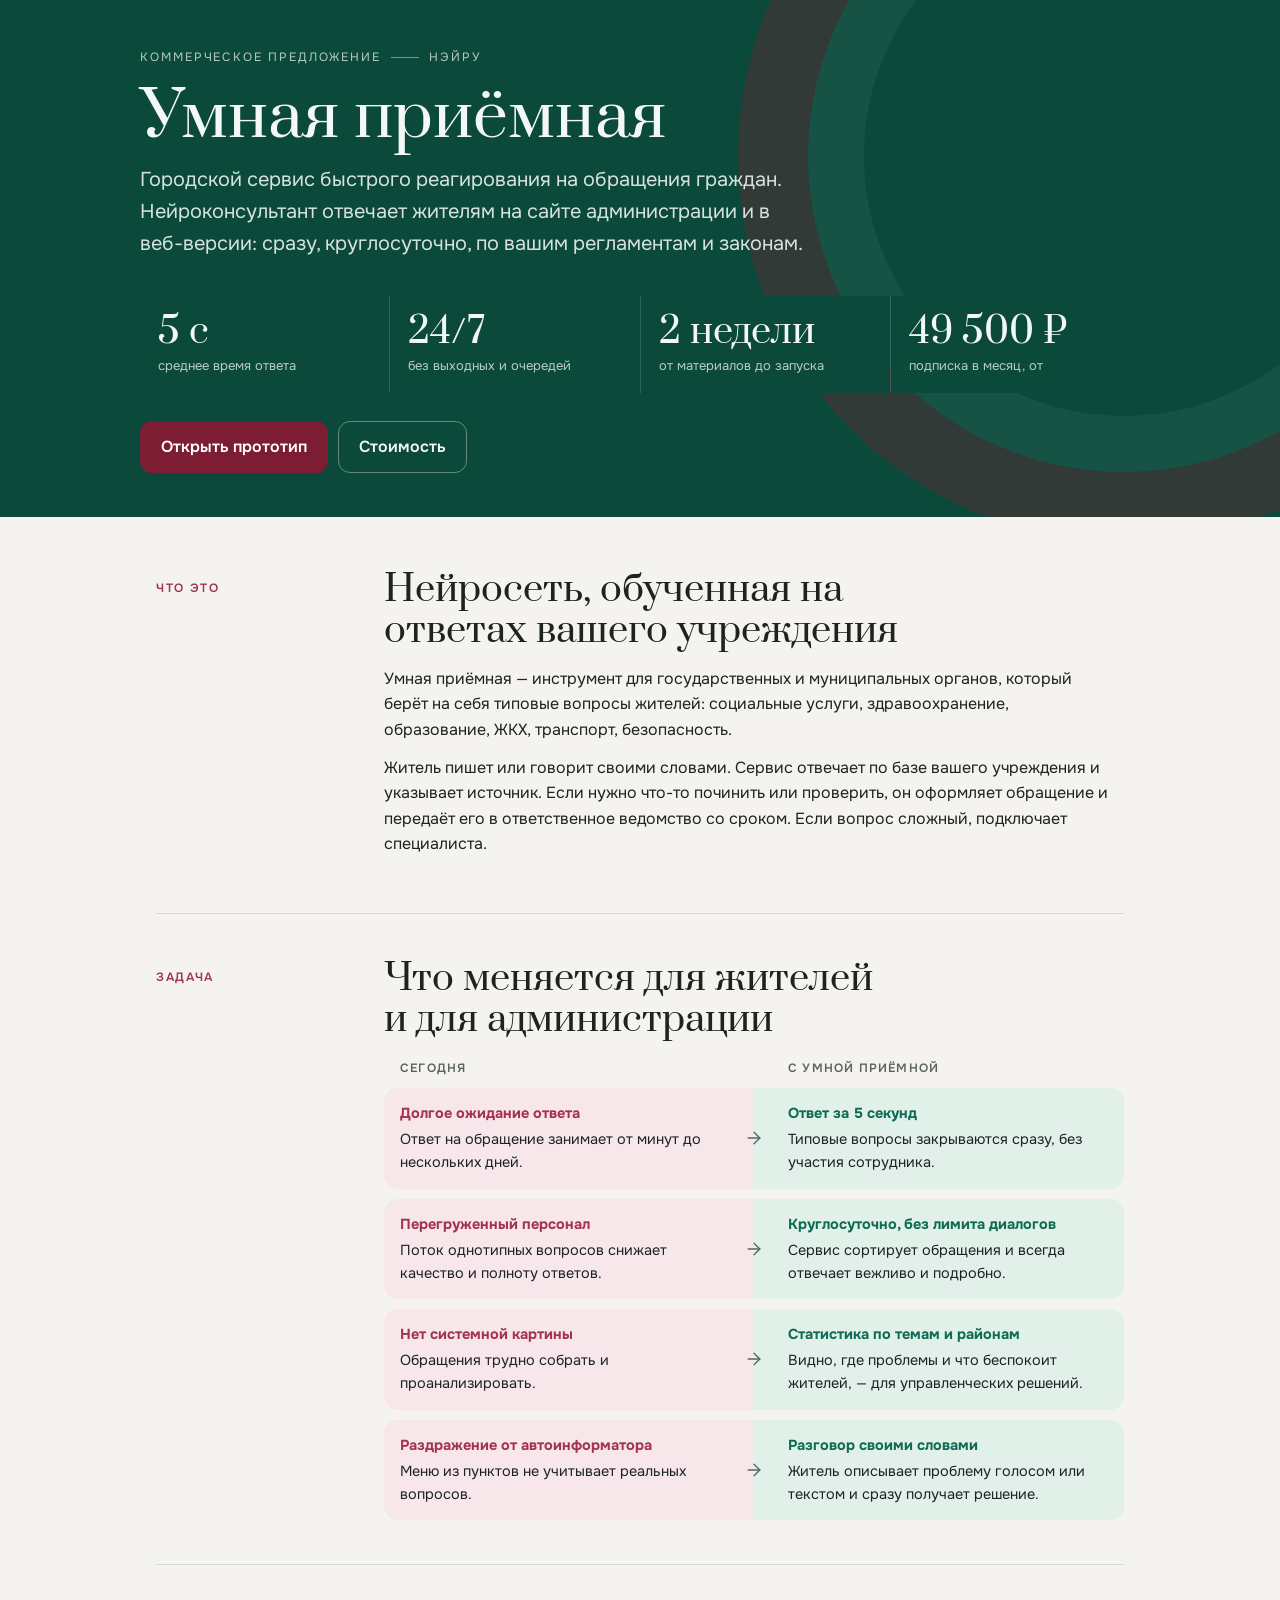
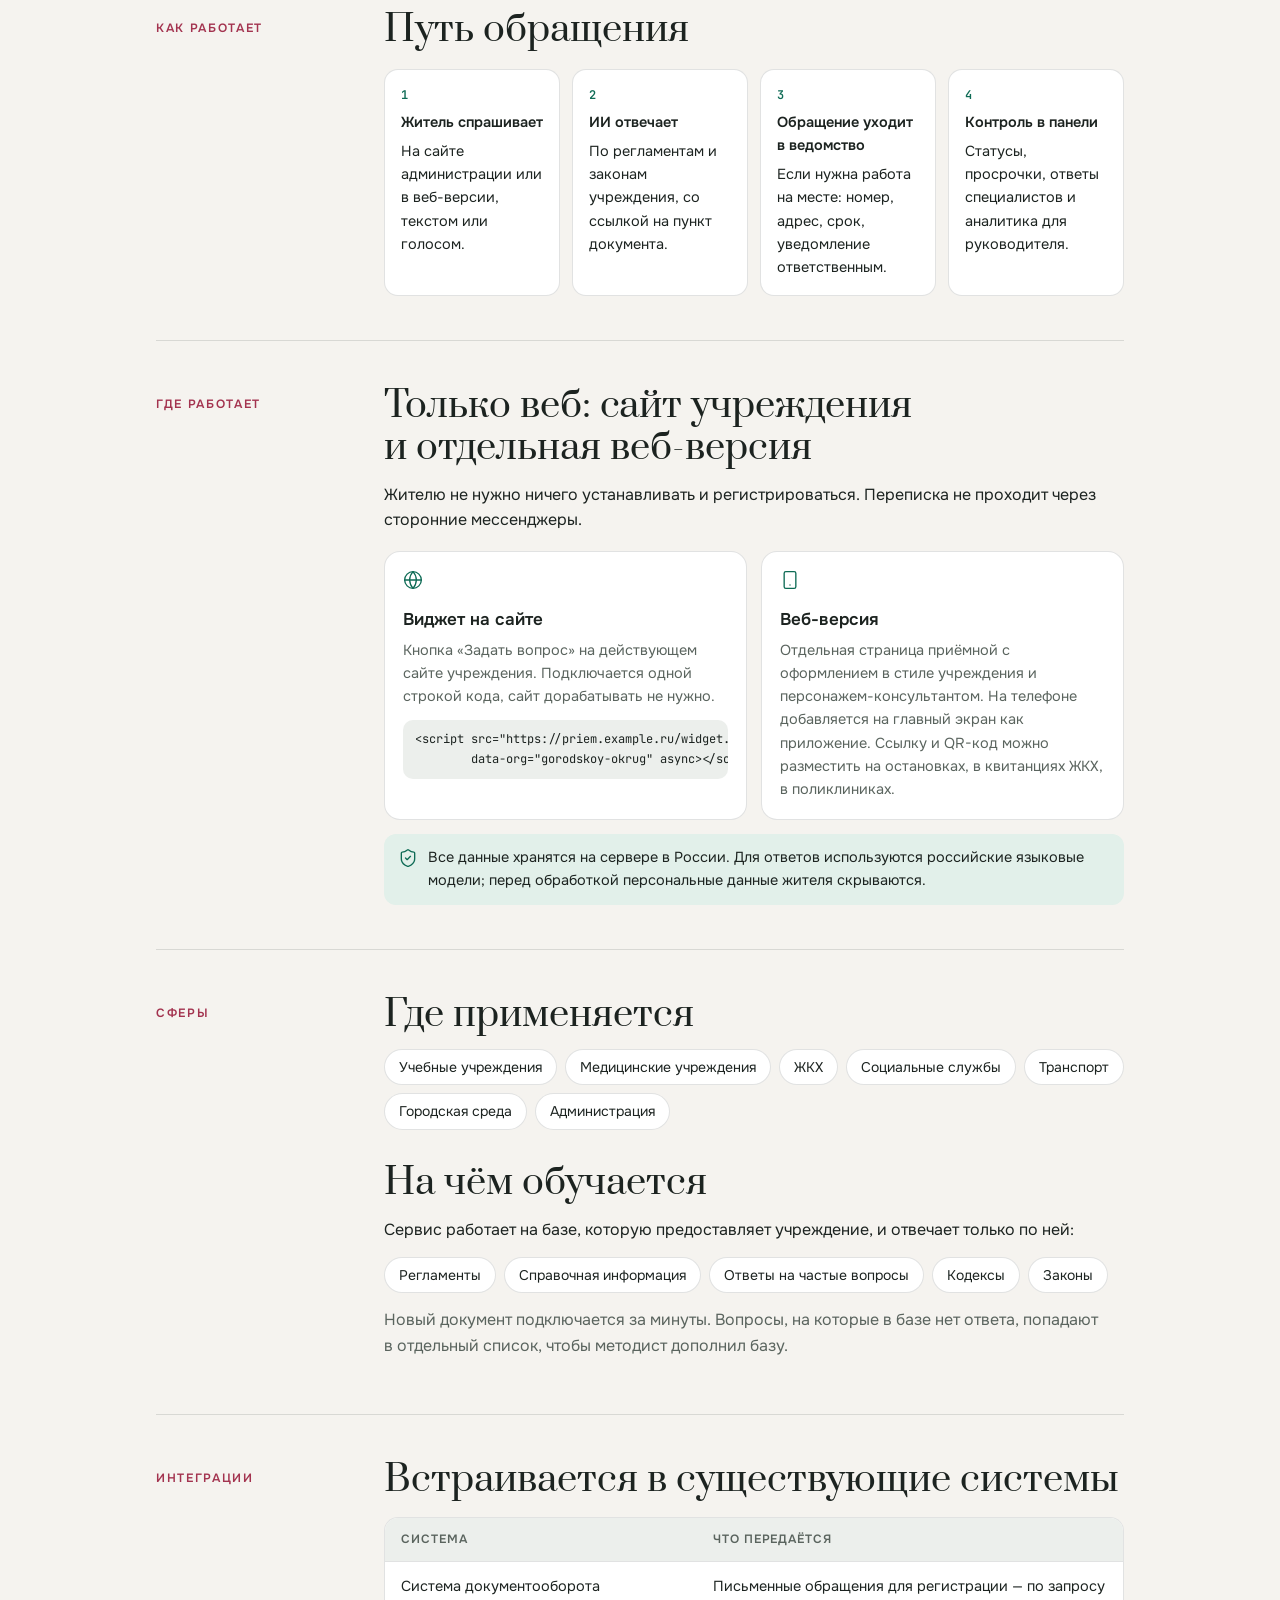
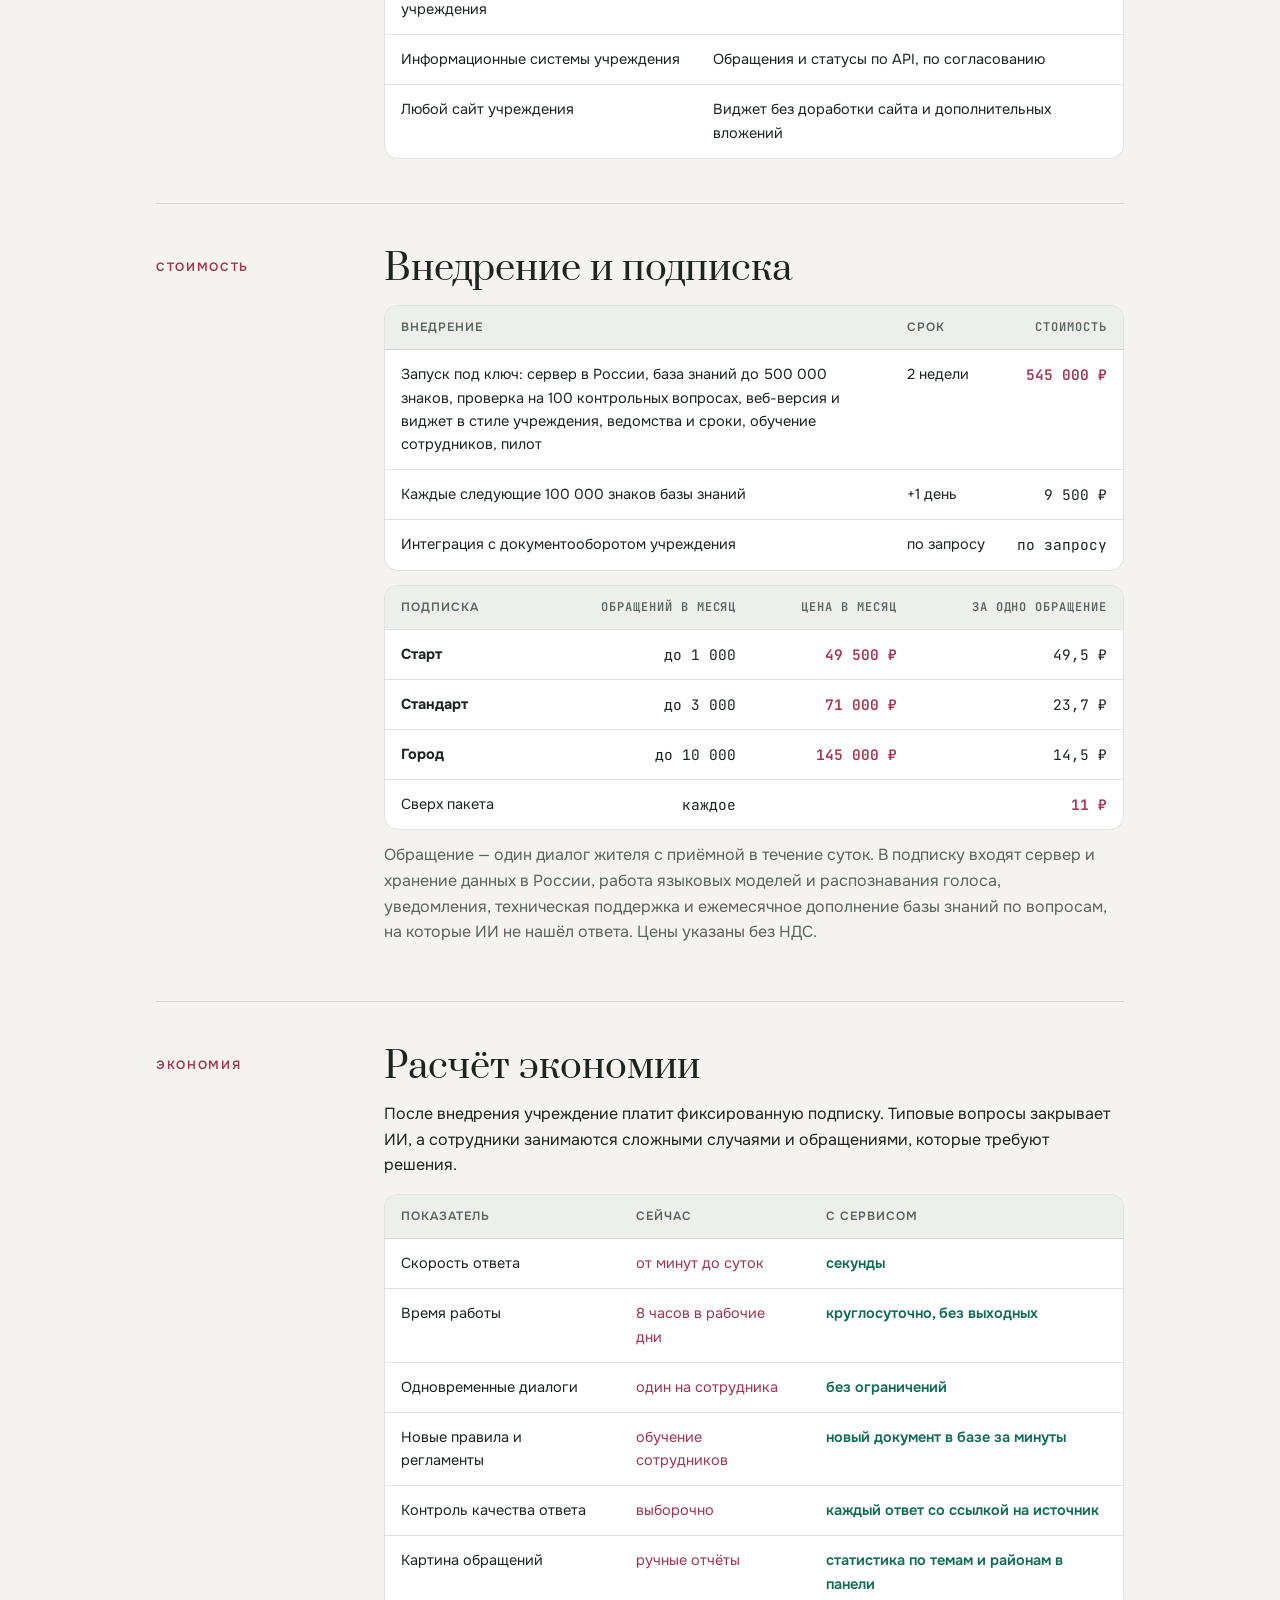
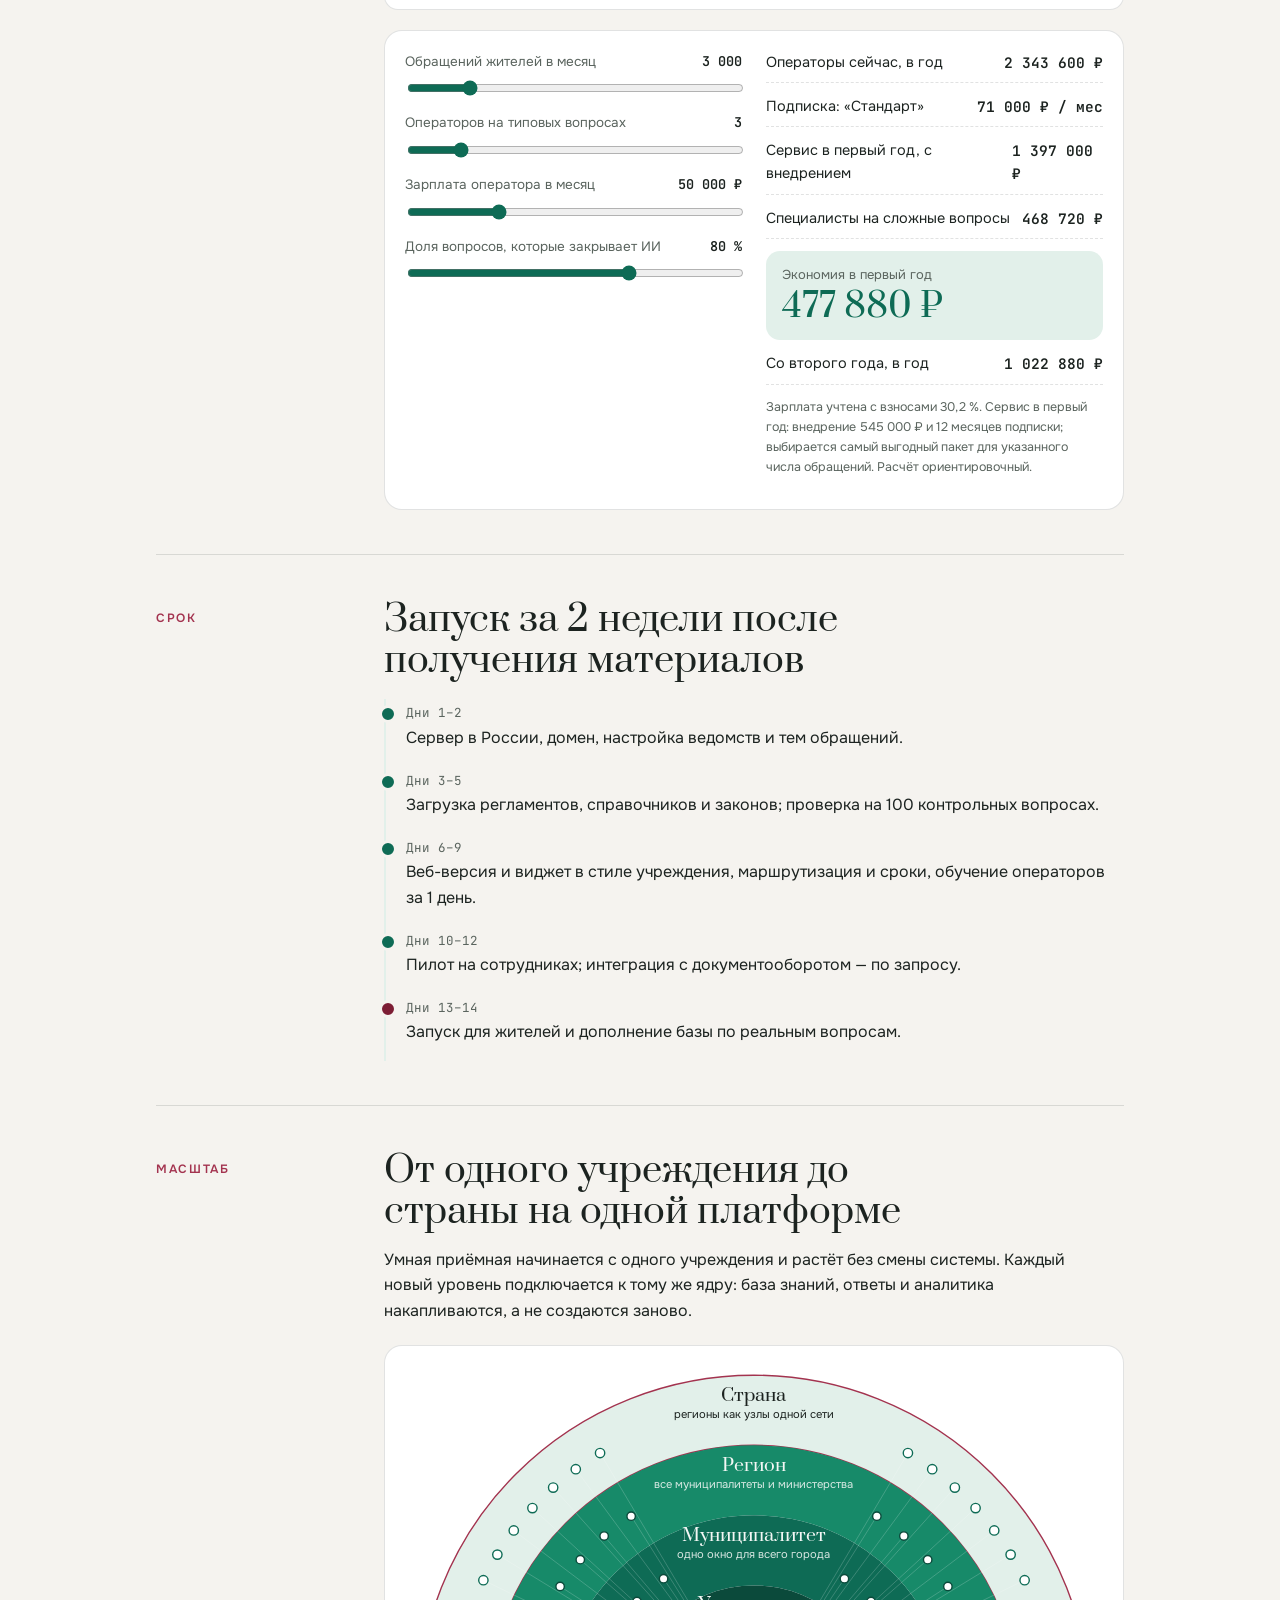
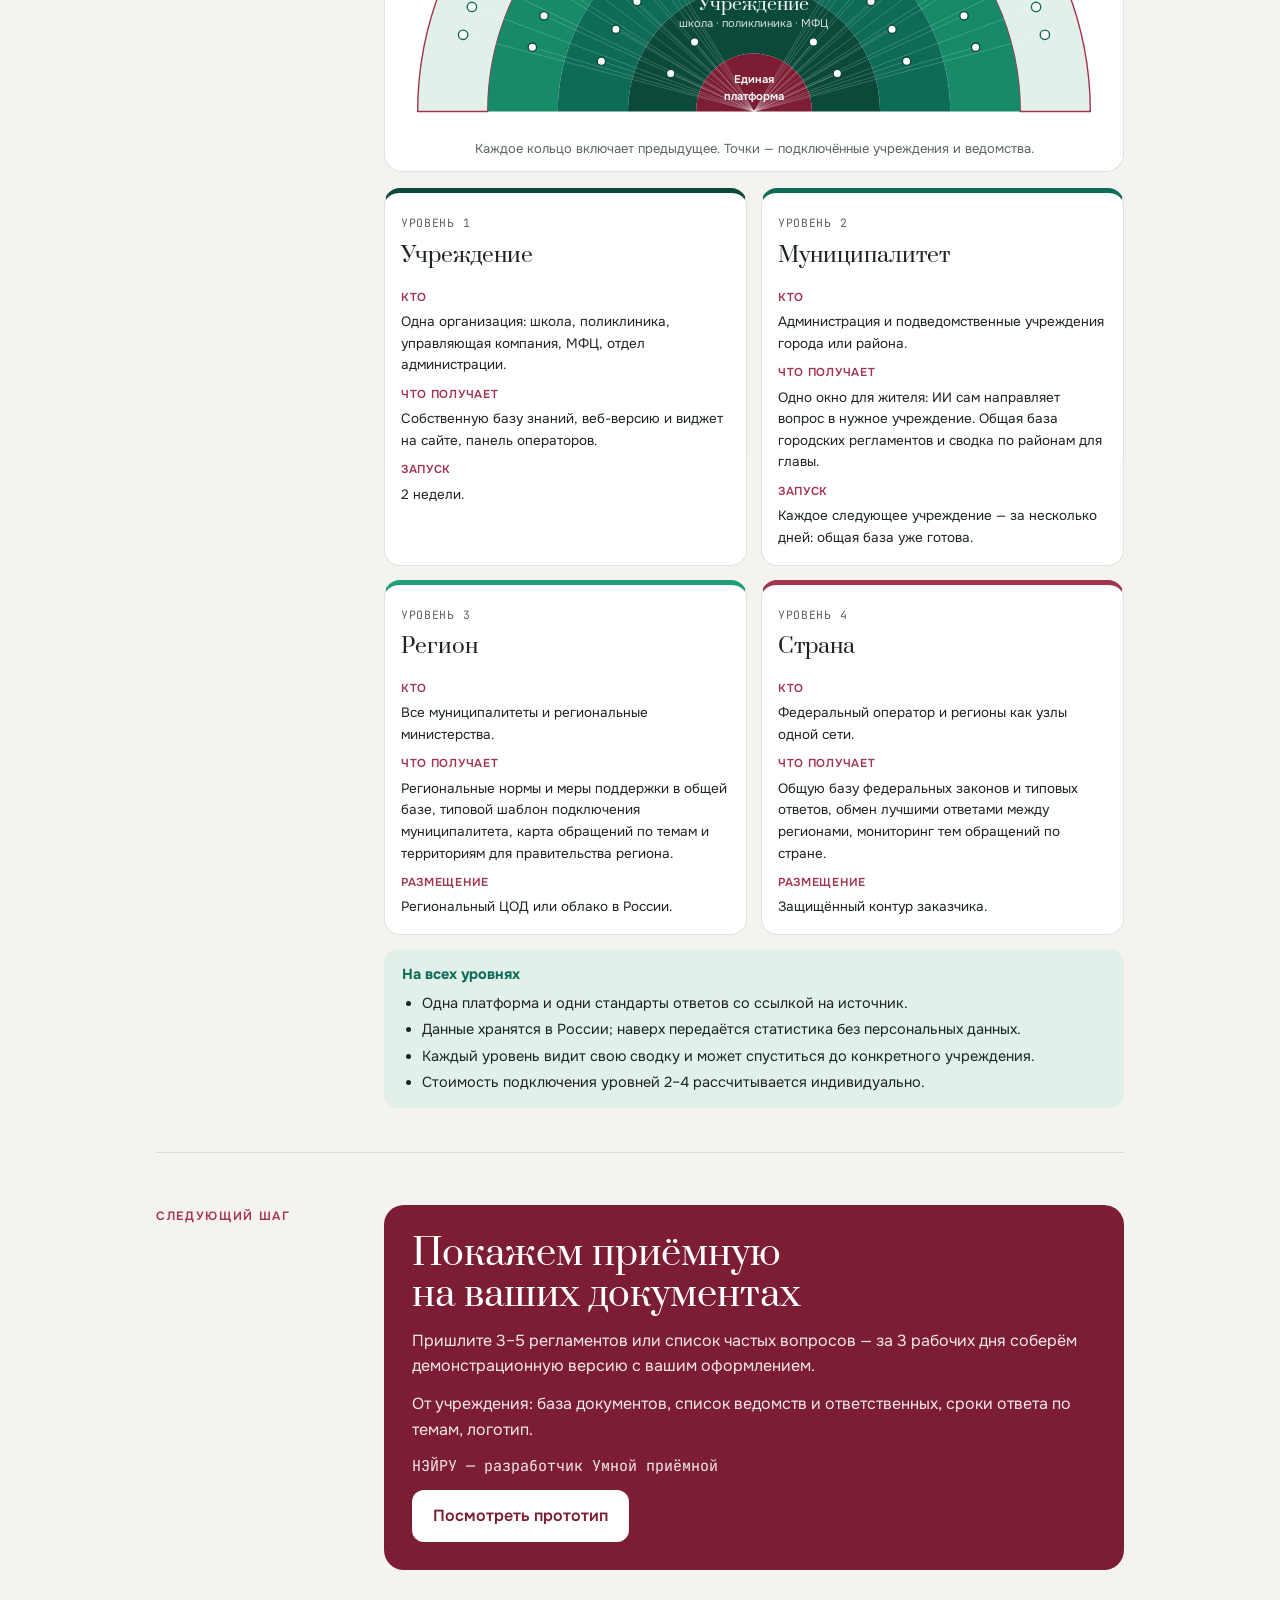
<file: umnaya-priemnaya-100/index.html>
<!doctype html>
<html lang="ru">
<head>
<meta charset="utf-8">
<meta name="viewport" content="width=device-width, initial-scale=1, viewport-fit=cover">
<meta name="robots" content="noindex, nofollow">
<title>Умная приёмная — коммерческое предложение</title>
<style>@font-face {
  font-family: 'JetBrains Mono';
  font-style: normal;
  font-weight: 400;
  src: url(tDbY2o-flEEny0FZhsfKu5WU4zr3E_BX0PnT8RD8yKxjPQ.ttf) format('truetype');
}
@font-face {
  font-family: 'JetBrains Mono';
  font-style: normal;
  font-weight: 600;
  src: url(tDbY2o-flEEny0FZhsfKu5WU4zr3E_BX0PnT8RD8FqtjPQ.ttf) format('truetype');
}
@font-face {
  font-family: 'Onest';
  font-style: normal;
  font-weight: 400;
  src: url(gNMZW3F-SZuj7zOT0IfSjTS16cPh9R-Zsg.ttf) format('truetype');
}
@font-face {
  font-family: 'Onest';
  font-style: normal;
  font-weight: 600;
  src: url(gNMZW3F-SZuj7zOT0IfSjTS16cPhKxiZsg.ttf) format('truetype');
}
@font-face {
  font-family: 'Onest';
  font-style: normal;
  font-weight: 700;
  src: url(gNMZW3F-SZuj7zOT0IfSjTS16cPhEhiZsg.ttf) format('truetype');
}
@font-face {
  font-family: 'Prata';
  font-style: normal;
  font-weight: 400;
  src: url(6xKhdSpbNNCT-vWI.ttf) format('truetype');
}/* масштабирование */
.scale-fig{margin:22px 0 0;background:var(--paper);border:1px solid var(--line);border-radius:18px;padding:18px 14px 12px}
.scale-fig svg{width:100%;height:auto;display:block}
.scale-fig .core{fill:#7C1D34}
.scale-fig .r1{fill:#0B4A3B}
.scale-fig .r2{fill:#0E6B55}
.scale-fig .r3{fill:#178A69}
.scale-fig .r4{fill:#E2F0EA;stroke:#A3334F;stroke-width:1.5}
.scale-fig .lbl text{text-anchor:middle;font-family:var(--body)}
.scale-fig .nm{font-family:var(--display)!important;font-size:19px;fill:#F3F7F5}
.scale-fig .cp{font-size:12px;fill:#F3F7F5;opacity:.88}

.scale-fig text.l4{fill:#1C2320;opacity:1}
.scale-fig .core-t{font-size:12px;font-weight:600;fill:#FFFFFF}
.scale-fig .dot{stroke-width:1.5}
.scale-fig .d1{fill:#FFFFFF;stroke:#0B4A3B}
.scale-fig .d4{fill:#FFFFFF;stroke:#0E6B55}
.scale-fig .lnk{stroke:#FFFFFF;stroke-width:1;opacity:.2}
.scale-fig figcaption{font-size:13px;color:var(--muted);text-align:center;margin-top:8px}
.levels{display:grid;grid-template-columns:repeat(2,minmax(0,1fr));gap:14px;margin-top:16px}
.levels>*{min-width:0}
.lv{background:var(--paper);border:1px solid var(--line);border-radius:16px;padding:16px;border-top:5px solid var(--em)}
.lv.l1{border-top-color:var(--em-deep)} .lv.l2{border-top-color:var(--em)} .lv.l3{border-top-color:var(--em2)} .lv.l4{border-top-color:var(--bd2)}
.lv-n{font-family:var(--mono);font-size:11.5px;color:var(--muted);letter-spacing:.06em;text-transform:uppercase}
.lv h3{font-family:var(--display);font-weight:400;font-size:21px;margin:4px 0 10px;overflow-wrap:anywhere}
.lv dl{margin:0;display:grid;gap:4px;font-size:13.5px}
.lv dt{color:var(--bd2);font-size:11.5px;font-weight:600;letter-spacing:.06em;text-transform:uppercase;margin-top:6px}
.lv dd{margin:0}
.common{margin-top:14px;background:var(--em-soft);border-radius:14px;padding:14px 18px;font-size:14.5px}
.common b{color:var(--em)}
.common ul{margin:6px 0 0;padding-left:20px;display:grid;gap:3px}
@media (max-width:520px){.levels{grid-template-columns:1fr}.scale-fig{padding:10px 6px 8px}.scale-fig .nm{font-size:27px;transform:translateY(9px)}.scale-fig .cp{display:none}.scale-fig .core-t{font-size:15px}}
</style>
<style>
/* Макет: документ-предложение в одну колонку ~72ch; изумрудная обложка, дальше светлые разделы
   с узкой колонкой-меткой слева. Изумрудный = ИИ и выгода, бордовый = цена, действие, проблема. */
:root{
  --bg:#F5F3EF; --paper:#FFFFFF; --soft:#ECEFEC; --ink:#1C2320; --muted:#5A645E; --line:rgba(28,35,32,.13);
  --em:#0E6B55; --em2:#1F9E7A; --em-soft:#E2F0EA; --em-deep:#0B4A3B; --on-em:#F3F7F5;
  --bd:#7C1D34; --bd2:#A3334F; --bd-soft:#F7E7EB; --on-bd:#FFFFFF;
  --display:'Prata',Georgia,'Times New Roman',serif;
  --body:'Onest',system-ui,-apple-system,'Segoe UI',Roboto,sans-serif;
  --mono:'JetBrains Mono',ui-monospace,Menlo,Consolas,monospace;
}
@media (prefers-color-scheme:dark){:root:not([data-theme="light"]){
  --bg:#0E1311; --paper:#151C19; --soft:#1B2420; --ink:#E7EDEA; --muted:#9AA69F; --line:rgba(231,237,234,.13);
  --em:#34B68E; --em2:#4FCBA3; --em-soft:rgba(52,182,142,.14); --em-deep:#0A3A2F; --on-em:#EAF3EF;
  --bd:#C4526D; --bd2:#DA778E; --bd-soft:rgba(196,82,109,.16); --on-bd:#FFFFFF; color-scheme:dark}}
:root[data-theme="dark"]{
  --bg:#0E1311; --paper:#151C19; --soft:#1B2420; --ink:#E7EDEA; --muted:#9AA69F; --line:rgba(231,237,234,.13);
  --em:#34B68E; --em2:#4FCBA3; --em-soft:rgba(52,182,142,.14); --em-deep:#0A3A2F; --on-em:#EAF3EF;
  --bd:#C4526D; --bd2:#DA778E; --bd-soft:rgba(196,82,109,.16); --on-bd:#FFFFFF; color-scheme:dark}

*{box-sizing:border-box}
[hidden]{display:none!important}
body{margin:0;background:var(--bg);color:var(--ink);font:16px/1.6 var(--body)}
.ic{width:20px;height:20px;flex:none;stroke:currentColor;fill:none;stroke-width:1.6;stroke-linecap:round;stroke-linejoin:round}
.mono{font-family:var(--mono);font-variant-numeric:tabular-nums}
a{color:var(--em)}
:focus-visible{outline:2px solid var(--em2);outline-offset:2px}

/* обложка */
.cover{background:var(--em-deep);color:var(--on-em);padding-inline:16px;position:relative;overflow:hidden}
.cover::before{content:"";position:absolute;right:-160px;top:-160px;width:520px;height:520px;border-radius:50%;border:56px solid rgba(255,255,255,.05);box-shadow:0 0 0 70px rgba(124,29,52,.35)}
.cover-in{max-width:1000px;margin:0 auto;padding-block:48px 44px;position:relative}
.eyebrow{font-size:12px;letter-spacing:.16em;text-transform:uppercase;opacity:.75;display:flex;gap:10px;align-items:center;flex-wrap:wrap}
.eyebrow i{width:28px;height:1px;background:currentColor;opacity:.6}
.cover h1{font-family:var(--display);font-weight:400;font-size:clamp(34px,6vw,62px);line-height:1.05;margin:18px 0 14px;text-wrap:balance;max-width:14ch}
.cover p.lead{font-size:clamp(17px,2.2vw,20px);max-width:52ch;opacity:.88;margin:0}
.facts{display:grid;grid-template-columns:repeat(4,minmax(0,1fr));gap:1px;background:rgba(255,255,255,.14);border-radius:16px;overflow:hidden;margin-top:36px}
.facts div{background:var(--em-deep);padding:16px 18px}
.facts b{display:block;font-family:var(--display);font-weight:400;font-size:clamp(26px,3.6vw,36px);line-height:1.1}
.facts span{font-size:13px;opacity:.75}
.cover-cta{display:flex;gap:10px;flex-wrap:wrap;margin-top:28px}
.btn{display:inline-flex;align-items:center;gap:8px;border-radius:12px;padding:12px 20px;font-weight:600;text-decoration:none;border:1px solid transparent}
.btn.pri{background:var(--bd);color:var(--on-bd)}
.btn.pri:hover{background:var(--bd2)}
.btn.line{border-color:rgba(255,255,255,.35);color:var(--on-em)}
.btn.line:hover{background:rgba(255,255,255,.08)}

/* разделы */
.doc{max-width:1000px;margin:0 auto;padding-inline:16px;padding-block:8px 60px}
.sec{display:grid;grid-template-columns:200px minmax(0,1fr);gap:28px;padding-block:44px;border-bottom:1px solid var(--line)}
.sec:last-child{border-bottom:0}
.tag{font-size:12px;letter-spacing:.14em;text-transform:uppercase;color:var(--bd2);font-weight:600;padding-top:10px}
.sec h2{font-family:var(--display);font-weight:400;font-size:clamp(26px,3.4vw,36px);line-height:1.15;margin:0 0 14px;text-wrap:balance}
.sec p{max-width:66ch;margin:0 0 12px}
.muted{color:var(--muted)}
.sec>*,.body>*,.calc>*,.two>*,.steps>*{min-width:0}

/* проблема → решение */
.ps{display:grid;gap:10px;margin-top:18px}
.ps-row{display:grid;grid-template-columns:minmax(0,1fr) 36px minmax(0,1fr);align-items:stretch;gap:0}
.ps-row>div{padding:14px 16px;font-size:14.5px}
.ps-row .p{background:var(--bd-soft);border-radius:14px 0 0 14px}
.ps-row .s{background:var(--em-soft);border-radius:0 14px 14px 0}
.ps-row .arr{display:grid;place-items:center;background:linear-gradient(90deg,var(--bd-soft) 50%,var(--em-soft) 50%);color:var(--muted);padding:0}
.ps-row b{display:block;margin-bottom:3px}
.ps-row .p b{color:var(--bd2)} .ps-row .s b{color:var(--em)}
.ps-head{display:grid;grid-template-columns:minmax(0,1fr) 36px minmax(0,1fr);font-size:12px;letter-spacing:.1em;text-transform:uppercase;color:var(--muted);font-weight:600}
.ps-head span{padding:0 16px}

/* шаги */
.steps{list-style:none;margin:18px 0 0;padding:0;display:grid;grid-template-columns:repeat(4,minmax(0,1fr));gap:12px;counter-reset:s}
.steps li{background:var(--paper);border:1px solid var(--line);border-radius:14px;padding:16px;font-size:14.5px;counter-increment:s;display:flex;flex-direction:column;gap:6px}
.steps li::before{content:counter(s);font-family:var(--mono);font-size:12px;color:var(--em);font-weight:600}
.steps b{font-weight:600}

/* каналы */
.two{display:grid;grid-template-columns:repeat(2,minmax(0,1fr));gap:14px;margin-top:18px}
.box{background:var(--paper);border:1px solid var(--line);border-radius:16px;padding:18px}
.box h3{font-size:17px;margin:8px 0 6px;font-weight:600}
.box p{font-size:14.5px;color:var(--muted);margin:0}
.box .ic{color:var(--em)}
.code{margin-top:12px;background:var(--soft);border-radius:10px;padding:10px 12px;font-family:var(--mono);font-size:12px;overflow-x:auto;white-space:pre}
.note{margin-top:14px;display:flex;gap:10px;align-items:flex-start;font-size:14.5px;background:var(--em-soft);border-radius:12px;padding:12px 14px}
.note .ic{color:var(--em);margin-top:2px}

/* списки-метки */
.pills{display:flex;flex-wrap:wrap;gap:8px;margin-top:14px}
.pills span{border:1px solid var(--line);background:var(--paper);border-radius:99px;padding:6px 14px;font-size:14px;display:inline-flex;gap:8px;align-items:center}
.pills .ic{width:16px;height:16px;color:var(--em)}

/* таблицы */
.tw{overflow-x:auto;margin-top:16px;border:1px solid var(--line);border-radius:14px;background:var(--paper)}
table{width:100%;border-collapse:collapse;font-size:14.5px;min-width:560px}
th{text-align:left;font-size:12px;letter-spacing:.08em;text-transform:uppercase;color:var(--muted);font-weight:600;padding:12px 16px;border-bottom:1px solid var(--line);background:var(--soft)}
td{padding:13px 16px;border-bottom:1px solid var(--line);vertical-align:top}
tr:last-child td{border-bottom:0}
td.num,th.num{text-align:right;font-family:var(--mono);white-space:nowrap}
td .price{color:var(--bd2);font-weight:600}
.cmp td:nth-child(2){color:var(--bd2)} .cmp td:nth-child(3){color:var(--em);font-weight:600}
.cmp td:first-child{color:var(--ink)}

/* калькулятор */
.calc{margin-top:20px;background:var(--paper);border:1px solid var(--line);border-radius:18px;padding:20px;display:grid;grid-template-columns:minmax(0,1fr) minmax(0,1fr);gap:24px}
.field{display:grid;gap:6px;margin-bottom:14px}
.field label{font-size:13.5px;color:var(--muted);display:flex;justify-content:space-between;gap:10px}
.field output{font-family:var(--mono);color:var(--ink);font-weight:600}
input[type=range]{width:100%;accent-color:var(--em)}
.res{display:grid;gap:12px;align-content:start}
.res .r{display:flex;justify-content:space-between;gap:12px;border-bottom:1px dashed var(--line);padding-bottom:8px;font-size:14.5px}
.res .r b{font-family:var(--mono);font-weight:600}
.res .big{background:var(--em-soft);border-radius:14px;padding:14px 16px}
.res .big small{display:block;color:var(--muted);font-size:13px}
.res .big b{font-family:var(--display);font-weight:400;font-size:34px;color:var(--em);line-height:1.2}
.res .big.neg{background:var(--bd-soft)} .res .big.neg b{color:var(--bd2)}
.res .cap{font-size:12.5px;color:var(--muted)}

/* сроки */
.tl{margin-top:18px;display:grid;gap:0;border-left:2px solid var(--em-soft);padding-left:20px}
.tl div{position:relative;padding-bottom:16px}
.tl div::before{content:"";position:absolute;left:-27px;top:6px;width:12px;height:12px;border-radius:50%;background:var(--em);border:3px solid var(--bg)}
.tl div:last-child::before{background:var(--bd)}
.tl .d{font-family:var(--mono);font-size:12.5px;color:var(--muted)}

.final{background:var(--bd);color:var(--on-bd);border-radius:20px;padding:28px;display:grid;gap:12px;margin-top:8px}
.final h2{color:var(--on-bd);margin:0}
.final p{margin:0;opacity:.9}
.final .btn{background:var(--on-bd);color:var(--bd);justify-self:start}
.contact{font-family:var(--mono);font-size:15px}

@media (max-width:820px){
  .sec{grid-template-columns:1fr;gap:6px;padding-block:34px}
  .tag{padding-top:0}
  .facts{grid-template-columns:repeat(2,minmax(0,1fr))}
  .steps{grid-template-columns:repeat(2,minmax(0,1fr))}
  .two,.calc{grid-template-columns:1fr}
}
@media (max-width:520px){
  .steps{grid-template-columns:1fr}
  .ps-row,.ps-head{grid-template-columns:1fr}
  .ps-head{display:none}
  .ps-row .p{border-radius:14px 14px 0 0}.ps-row .s{border-radius:0 0 14px 14px}
  .ps-row .arr{height:28px;background:linear-gradient(180deg,var(--bd-soft) 50%,var(--em-soft) 50%);transform:none}
  .ps-row .arr svg{transform:rotate(90deg)}
}
</style>
</head>
<body>


<header class="cover">
  <div class="cover-in">
    <div class="eyebrow">Коммерческое предложение <i></i> НЭЙРУ</div>
    <h1>Умная приёмная</h1>
    <p class="lead">Городской сервис быстрого реагирования на обращения граждан. Нейроконсультант отвечает жителям на сайте администрации и в веб-версии: сразу, круглосуточно, по вашим регламентам и законам.</p>
    <div class="facts">
      <div><b>5 с</b><span>среднее время ответа</span></div>
      <div><b>24/7</b><span>без выходных и очередей</span></div>
      <div><b>2 недели</b><span>от материалов до запуска</span></div>
      <div><b>49 500&nbsp;₽</b><span>подписка в месяц, от</span></div>
    </div>
    <div class="cover-cta">
      <a class="btn pri" href="../umnaya-priemnaya-prototype/">Открыть прототип</a>
      <a class="btn line" href="#budget">Стоимость</a>
    </div>
  </div>
</header>

<main class="doc">

  <section class="sec">
    <div class="tag">Что это</div>
    <div class="body">
      <h2>Нейросеть, обученная на ответах вашего учреждения</h2>
      <p>Умная приёмная — инструмент для государственных и муниципальных органов, который берёт на себя типовые вопросы жителей: социальные услуги, здравоохранение, образование, ЖКХ, транспорт, безопасность.</p>
      <p>Житель пишет или говорит своими словами. Сервис отвечает по базе вашего учреждения и указывает источник. Если нужно что-то починить или проверить, он оформляет обращение и передаёт его в ответственное ведомство со сроком. Если вопрос сложный, подключает специалиста.</p>
    </div>
  </section>

  <section class="sec">
    <div class="tag">Задача</div>
    <div class="body">
      <h2>Что меняется для жителей и для администрации</h2>
      <div class="ps">
        <div class="ps-head"><span>Сегодня</span><span></span><span>С Умной приёмной</span></div>
        <div class="ps-row"><div class="p"><b>Долгое ожидание ответа</b>Ответ на обращение занимает от минут до нескольких дней.</div><div class="arr" data-ic="arrow"></div><div class="s"><b>Ответ за 5 секунд</b>Типовые вопросы закрываются сразу, без участия сотрудника.</div></div>
        <div class="ps-row"><div class="p"><b>Перегруженный персонал</b>Поток однотипных вопросов снижает качество и полноту ответов.</div><div class="arr" data-ic="arrow"></div><div class="s"><b>Круглосуточно, без лимита диалогов</b>Сервис сортирует обращения и всегда отвечает вежливо и подробно.</div></div>
        <div class="ps-row"><div class="p"><b>Нет системной картины</b>Обращения трудно собрать и проанализировать.</div><div class="arr" data-ic="arrow"></div><div class="s"><b>Статистика по темам и районам</b>Видно, где проблемы и что беспокоит жителей, — для управленческих решений.</div></div>
        <div class="ps-row"><div class="p"><b>Раздражение от автоинформатора</b>Меню из пунктов не учитывает реальных вопросов.</div><div class="arr" data-ic="arrow"></div><div class="s"><b>Разговор своими словами</b>Житель описывает проблему голосом или текстом и сразу получает решение.</div></div>
      </div>
    </div>
  </section>

  <section class="sec">
    <div class="tag">Как работает</div>
    <div class="body">
      <h2>Путь обращения</h2>
      <ol class="steps">
        <li><b>Житель спрашивает</b>На сайте администрации или в веб-версии, текстом или голосом.</li>
        <li><b>ИИ отвечает</b>По регламентам и законам учреждения, со ссылкой на пункт документа.</li>
        <li><b>Обращение уходит в ведомство</b>Если нужна работа на месте: номер, адрес, срок, уведомление ответственным.</li>
        <li><b>Контроль в панели</b>Статусы, просрочки, ответы специалистов и аналитика для руководителя.</li>
      </ol>
    </div>
  </section>

  <section class="sec">
    <div class="tag">Где работает</div>
    <div class="body">
      <h2>Только веб: сайт учреждения и отдельная веб-версия</h2>
      <p>Жителю не нужно ничего устанавливать и регистрироваться. Переписка не проходит через сторонние мессенджеры.</p>
      <div class="two">
        <div class="box"><span data-ic="globe"></span><h3>Виджет на сайте</h3><p>Кнопка «Задать вопрос» на действующем сайте учреждения. Подключается одной строкой кода, сайт дорабатывать не нужно.</p>
          <div class="code">&lt;script src="https://priem.example.ru/widget.js"
        data-org="gorodskoy-okrug" async&gt;&lt;/script&gt;</div></div>
        <div class="box"><span data-ic="phone"></span><h3>Веб-версия</h3><p>Отдельная страница приёмной с оформлением в стиле учреждения и персонажем-консультантом. На телефоне добавляется на главный экран как приложение. Ссылку и QR-код можно разместить на остановках, в квитанциях ЖКХ, в поликлиниках.</p></div>
      </div>
      <div class="note"><span data-ic="shield"></span><span>Все данные хранятся на сервере в России. Для ответов используются российские языковые модели; перед обработкой персональные данные жителя скрываются.</span></div>
    </div>
  </section>

  <section class="sec">
    <div class="tag">Сферы</div>
    <div class="body">
      <h2>Где применяется</h2>
      <div class="pills">
        <span>Учебные учреждения</span><span>Медицинские учреждения</span><span>ЖКХ</span><span>Социальные службы</span><span>Транспорт</span><span>Городская среда</span><span>Администрация</span>
      </div>
      <h2 style="margin-top:32px">На чём обучается</h2>
      <p>Сервис работает на базе, которую предоставляет учреждение, и отвечает только по ней:</p>
      <div class="pills"><span>Регламенты</span><span>Справочная информация</span><span>Ответы на частые вопросы</span><span>Кодексы</span><span>Законы</span></div>
      <p class="muted" style="margin-top:14px">Новый документ подключается за минуты. Вопросы, на которые в базе нет ответа, попадают в отдельный список, чтобы методист дополнил базу.</p>
    </div>
  </section>

  <section class="sec">
    <div class="tag">Интеграции</div>
    <div class="body">
      <h2>Встраивается в существующие системы</h2>
      <div class="tw"><table>
        <thead><tr><th>Система</th><th>Что передаётся</th></tr></thead>
        <tbody>
          <tr><td>Система документооборота учреждения</td><td>Письменные обращения для регистрации — по запросу</td></tr>
          <tr><td>Информационные системы учреждения</td><td>Обращения и статусы по API, по согласованию</td></tr>
          <tr><td>Любой сайт учреждения</td><td>Виджет без доработки сайта и дополнительных вложений</td></tr>
        </tbody>
      </table></div>
    </div>
  </section>

  <section class="sec" id="budget">
    <div class="tag">Стоимость</div>
    <div class="body">
      <h2>Внедрение и подписка</h2>
      <div class="tw"><table>
        <thead><tr><th>Внедрение</th><th>Срок</th><th class="num">Стоимость</th></tr></thead>
        <tbody>
          <tr><td>Запуск под ключ: сервер в России, база знаний до 500 000 знаков, проверка на 100 контрольных вопросах, веб-версия и виджет в стиле учреждения, ведомства и сроки, обучение сотрудников, пилот</td><td style="white-space:nowrap">2 недели</td><td class="num"><span class="price">545 000 ₽</span></td></tr>
          <tr><td>Каждые следующие 100 000 знаков базы знаний</td><td style="white-space:nowrap">+1 день</td><td class="num">9 500 ₽</td></tr>
          <tr><td>Интеграция с документооборотом учреждения</td><td style="white-space:nowrap">по запросу</td><td class="num">по запросу</td></tr>
        </tbody>
      </table></div>
      <div class="tw" style="margin-top:14px"><table>
        <thead><tr><th>Подписка</th><th class="num">Обращений в месяц</th><th class="num">Цена в месяц</th><th class="num">За одно обращение</th></tr></thead>
        <tbody><tr><td><b>Старт</b></td><td class="num">до 1 000</td><td class="num"><span class="price">49 500 ₽</span></td><td class="num">49,5 ₽</td></tr><tr><td><b>Стандарт</b></td><td class="num">до 3 000</td><td class="num"><span class="price">71 000 ₽</span></td><td class="num">23,7 ₽</td></tr><tr><td><b>Город</b></td><td class="num">до 10 000</td><td class="num"><span class="price">145 000 ₽</span></td><td class="num">14,5 ₽</td></tr>
          <tr><td>Сверх пакета</td><td class="num">каждое</td><td class="num"></td><td class="num"><span class="price">11 ₽</span></td></tr>
        </tbody>
      </table></div>
      <p class="muted" style="margin-top:12px">Обращение — один диалог жителя с приёмной в течение суток. В подписку входят сервер и хранение данных в России, работа языковых моделей и распознавания голоса, уведомления, техническая поддержка и ежемесячное дополнение базы знаний по вопросам, на которые ИИ не нашёл ответа. Цены указаны без НДС.</p>
    </div>
  </section>

  <section class="sec">
    <div class="tag">Экономия</div>
    <div class="body">
      <h2>Расчёт экономии</h2>
      <p>После внедрения учреждение платит фиксированную подписку. Типовые вопросы закрывает ИИ, а сотрудники занимаются сложными случаями и обращениями, которые требуют решения.</p>
      <div class="tw"><table class="cmp">
        <thead><tr><th>Показатель</th><th>Сейчас</th><th>С сервисом</th></tr></thead>
        <tbody>
          <tr><td>Скорость ответа</td><td>от минут до суток</td><td>секунды</td></tr>
          <tr><td>Время работы</td><td>8 часов в рабочие дни</td><td>круглосуточно, без выходных</td></tr>
          <tr><td>Одновременные диалоги</td><td>один на сотрудника</td><td>без ограничений</td></tr>
          <tr><td>Новые правила и регламенты</td><td>обучение сотрудников</td><td>новый документ в базе за минуты</td></tr>
          <tr><td>Контроль качества ответа</td><td>выборочно</td><td>каждый ответ со ссылкой на источник</td></tr>
          <tr><td>Картина обращений</td><td>ручные отчёты</td><td>статистика по темам и районам в панели</td></tr>
        </tbody>
      </table></div>

      <div class="calc" aria-label="Калькулятор экономии">
        <div>
          <div class="field"><label for="c-req">Обращений жителей в месяц <output id="o-req"></output></label><input id="c-req" type="range" min="500" max="15000" step="500" value="3000"></div>
          <div class="field"><label for="c-ops">Операторов на типовых вопросах <output id="o-ops"></output></label><input id="c-ops" type="range" min="1" max="15" step="1" value="3"></div>
          <div class="field"><label for="c-sal">Зарплата оператора в месяц <output id="o-sal"></output></label><input id="c-sal" type="range" min="25000" max="120000" step="5000" value="50000"></div>
          <div class="field"><label for="c-share">Доля вопросов, которые закрывает ИИ <output id="o-share"></output></label><input id="c-share" type="range" min="50" max="95" step="5" value="80"></div>
        </div>
        <div class="res" aria-live="polite">
          <div class="r"><span>Операторы сейчас, в год</span><b id="r-now"></b></div>
          <div class="r"><span>Подписка: <span id="r-tier"></span></span><b id="r-m"></b></div>
          <div class="r"><span>Сервис в первый год, с внедрением</span><b id="r-y1"></b></div>
          <div class="r"><span>Специалисты на сложные вопросы</span><b id="r-rest"></b></div>
          <div class="big" id="r-box"><small>Экономия в первый год</small><b id="r-eco"></b></div>
          <div class="r"><span>Со второго года, в год</span><b id="r-y2"></b></div>
          <p class="cap">Зарплата учтена с взносами 30,2 %. Сервис в первый год: внедрение 545 000 ₽ и 12 месяцев подписки; выбирается самый выгодный пакет для указанного числа обращений. Расчёт ориентировочный.</p>
        </div>
      </div>
    </div>
  </section>

  <section class="sec">
    <div class="tag">Срок</div>
    <div class="body">
      <h2>Запуск за 2 недели после получения материалов</h2>
      <div class="tl">
        <div><span class="d">Дни 1–2</span><br>Сервер в России, домен, настройка ведомств и тем обращений.</div>
        <div><span class="d">Дни 3–5</span><br>Загрузка регламентов, справочников и законов; проверка на 100 контрольных вопросах.</div>
        <div><span class="d">Дни 6–9</span><br>Веб-версия и виджет в стиле учреждения, маршрутизация и сроки, обучение операторов за 1 день.</div>
        <div><span class="d">Дни 10–12</span><br>Пилот на сотрудниках; интеграция с документооборотом — по запросу.</div>
        <div><span class="d">Дни 13–14</span><br>Запуск для жителей и дополнение базы по реальным вопросам.</div>
      </div>
    </div>
  </section>

  <section class="sec" id="scale">
    <div class="tag">Масштаб</div>
    <div class="body">
      <h2>От одного учреждения до страны на одной платформе</h2>
      <p>Умная приёмная начинается с одного учреждения и растёт без смены системы. Каждый новый уровень подключается к тому же ядру: база знаний, ответы и аналитика накапливаются, а не создаются заново.</p>
      <figure class="scale-fig">
        <svg viewBox="0 0 760 392" role="img" aria-labelledby="scale-t">
          <title id="scale-t">Четыре уровня масштабирования вокруг единой платформы: учреждение, муниципалитет, регион, страна</title>
          <path class="r4" d="M20 372 A360 360 0 0 1 740 372 L665 372 A285 285 0 0 0 95 372 Z"/>
          <path class="r3" d="M95 372 A285 285 0 0 1 665 372 L590 372 A210 210 0 0 0 170 372 Z"/>
          <path class="r2" d="M170 372 A210 210 0 0 1 590 372 L515 372 A135 135 0 0 0 245 372 Z"/>
          <path class="r1" d="M245 372 A135 135 0 0 1 515 372 L442 372 A62 62 0 0 0 318 372 Z"/>
          <path class="core" d="M318 372 A62 62 0 0 1 442 372 Z"/>
          <g id="scale-links"></g>
          <g id="scale-dots"></g>
          <g class="lbl">
            <text x="380" y="342" class="core-t">Единая</text>
            <text x="380" y="360" class="core-t">платформа</text>
            <text x="380" y="263" class="nm">Учреждение</text><text x="380" y="281" class="cp">школа · поликлиника · МФЦ</text>
            <text x="380" y="190" class="nm">Муниципалитет</text><text x="380" y="208" class="cp">одно окно для всего города</text>
            <text x="380" y="115" class="nm">Регион</text><text x="380" y="133" class="cp">все муниципалитеты и министерства</text>
            <text x="380" y="40" class="nm l4">Страна</text><text x="380" y="58" class="cp l4">регионы как узлы одной сети</text>
          </g>
        </svg>
        <figcaption>Каждое кольцо включает предыдущее. Точки — подключённые учреждения и ведомства.</figcaption>
      </figure>

      <div class="levels">
        <article class="lv l1">
          <span class="lv-n">Уровень 1</span>
          <h3>Учреждение</h3>
          <dl>
            <dt>Кто</dt><dd>Одна организация: школа, поликлиника, управляющая компания, МФЦ, отдел администрации.</dd>
            <dt>Что получает</dt><dd>Собственную базу знаний, веб-версию и виджет на сайте, панель операторов.</dd>
            <dt>Запуск</dt><dd>2 недели.</dd>
          </dl>
        </article>
        <article class="lv l2">
          <span class="lv-n">Уровень 2</span>
          <h3>Муниципалитет</h3>
          <dl>
            <dt>Кто</dt><dd>Администрация и подведомственные учреждения города или района.</dd>
            <dt>Что получает</dt><dd>Одно окно для жителя: ИИ сам направляет вопрос в нужное учреждение. Общая база городских регламентов и сводка по районам для главы.</dd>
            <dt>Запуск</dt><dd>Каждое следующее учреждение — за несколько дней: общая база уже готова.</dd>
          </dl>
        </article>
        <article class="lv l3">
          <span class="lv-n">Уровень 3</span>
          <h3>Регион</h3>
          <dl>
            <dt>Кто</dt><dd>Все муниципалитеты и региональные министерства.</dd>
            <dt>Что получает</dt><dd>Региональные нормы и меры поддержки в общей базе, типовой шаблон подключения муниципалитета, карта обращений по темам и территориям для правительства региона.</dd>
            <dt>Размещение</dt><dd>Региональный ЦОД или облако в России.</dd>
          </dl>
        </article>
        <article class="lv l4">
          <span class="lv-n">Уровень 4</span>
          <h3>Страна</h3>
          <dl>
            <dt>Кто</dt><dd>Федеральный оператор и регионы как узлы одной сети.</dd>
            <dt>Что получает</dt><dd>Общую базу федеральных законов и типовых ответов, обмен лучшими ответами между регионами, мониторинг тем обращений по стране.</dd>
            <dt>Размещение</dt><dd>Защищённый контур заказчика.</dd>
          </dl>
        </article>
      </div>

      <div class="common">
        <b>На всех уровнях</b>
        <ul>
          <li>Одна платформа и одни стандарты ответов со ссылкой на источник.</li>
          <li>Данные хранятся в России; наверх передаётся статистика без персональных данных.</li>
          <li>Каждый уровень видит свою сводку и может спуститься до конкретного учреждения.</li>
          <li>Стоимость подключения уровней 2–4 рассчитывается индивидуально.</li>
        </ul>
      </div>
    </div>
  </section>

  <section class="sec">
    <div class="tag">Следующий шаг</div>
    <div class="body">
      <div class="final">
        <h2>Покажем приёмную на ваших документах</h2>
        <p>Пришлите 3–5 регламентов или список частых вопросов — за 3 рабочих дня соберём демонстрационную версию с вашим оформлением.</p>
        <p>От учреждения: база документов, список ведомств и ответственных, сроки ответа по темам, логотип.</p>
        <p class="contact">НЭЙРУ — разработчик Умной приёмной</p>
        <a class="btn" href="../umnaya-priemnaya-prototype/">Посмотреть прототип</a>
      </div>
    </div>
  </section>
</main>

<script>
const ICONS={
  arrow:'<path d="M5 12h14"/><path d="m12 5 7 7-7 7"/>',
  globe:'<circle cx="12" cy="12" r="10"/><path d="M2 12h20"/><path d="M12 2a15.3 15.3 0 0 1 4 10 15.3 15.3 0 0 1-4 10 15.3 15.3 0 0 1-4-10 15.3 15.3 0 0 1 4-10z"/>',
  phone:'<rect width="14" height="20" x="5" y="2" rx="2"/><path d="M12 18h.01"/>',
  shield:'<path d="M20 13c0 5-3.5 7.5-7.66 8.95a1 1 0 0 1-.67-.01C7.5 20.5 4 18 4 13V6a1 1 0 0 1 1-1c2 0 4.5-1.2 6.24-2.72a1.17 1.17 0 0 1 1.52 0C14.51 3.81 17 5 19 5a1 1 0 0 1 1 1z"/><path d="m9 12 2 2 4-4"/>'
};
document.querySelectorAll('[data-ic]').forEach(e=>{e.insertAdjacentHTML('afterbegin',`<svg class="ic" viewBox="0 0 24 24" aria-hidden="true">${ICONS[e.dataset.ic]||''}</svg>`)});

const $=id=>document.getElementById(id);
const rub=n=>(n<0?'−':'')+Math.round(Math.abs(n)).toLocaleString('ru-RU')+' ₽';
const IMPL=545000, OVER=11, TIERS=[['Старт',1000,49500],['Стандарт',3000,71000],['Город',10000,145000]];
function best(n){let b=null;for(const [name,q,p] of TIERS){const c=p+Math.max(0,n-q)*OVER;if(!b||c<b.c)b={name,c}}return b}
function calc(){
  const req=+$('c-req').value, ops=+$('c-ops').value, sal=+$('c-sal').value, share=+$('c-share').value/100;
  $('o-req').textContent=req.toLocaleString('ru-RU');
  $('o-ops').textContent=ops;
  $('o-sal').textContent=rub(sal);
  $('o-share').textContent=Math.round(share*100)+' %';
  const staffYear=ops*sal*1.302*12;
  const restYear=staffYear*(1-share);            // остаются специалисты на сложные вопросы
  const t=best(req), subYear=t.c*12, y1=IMPL+subYear;
  const eco1=staffYear-(y1+restYear), eco2=staffYear-(subYear+restYear);
  $('r-now').textContent=rub(staffYear);
  $('r-tier').textContent='«'+t.name+'»';
  $('r-m').textContent=rub(t.c)+' / мес';
  $('r-y1').textContent=rub(y1);
  $('r-rest').textContent=rub(restYear);
  $('r-eco').textContent=rub(eco1);
  $('r-y2').textContent=rub(eco2);
  $('r-box').classList.toggle('neg',eco1<0);
}
document.querySelectorAll('.calc input').forEach(i=>i.addEventListener('input',calc));
calc();
/* точки-учреждения на кольцах схемы масштабирования */
(function(){
  const g=document.getElementById('scale-dots'), L=document.getElementById('scale-links'); if(!g)return;
  const cx=380, cy=372, NS='http://www.w3.org/2000/svg';
  const rings=[[98,4,'d1'],[172,8,'d1'],[247,12,'d1'],[322,18,'d4']];
  for(const [r,n,c] of rings){
    const angs=[];
    for(let i=0;i<n;i++){ // половина точек слева, половина справа; верх оставлен под подписи
      const half=n/2, k=i%half, side=i<half?0:1, t=(k+.5)/half;
      const a=side===0? 12+t*(62-12) : 118+t*(168-118);
      angs.push(a);
    }
    for(const a of angs){
      const rad=a*Math.PI/180, x=cx+r*Math.cos(rad), y=cy-r*Math.sin(rad);
      const ln=document.createElementNS(NS,'line'); ln.setAttribute('x1',cx); ln.setAttribute('y1',cy); ln.setAttribute('x2',x); ln.setAttribute('y2',y); ln.setAttribute('class','lnk'); L.appendChild(ln);
      const d=document.createElementNS(NS,'circle'); d.setAttribute('cx',x); d.setAttribute('cy',y); d.setAttribute('r',r>300?5:4.5); d.setAttribute('class','dot '+c); g.appendChild(d);
    }
  }
})();
</script>

</body>
</html>
</file>
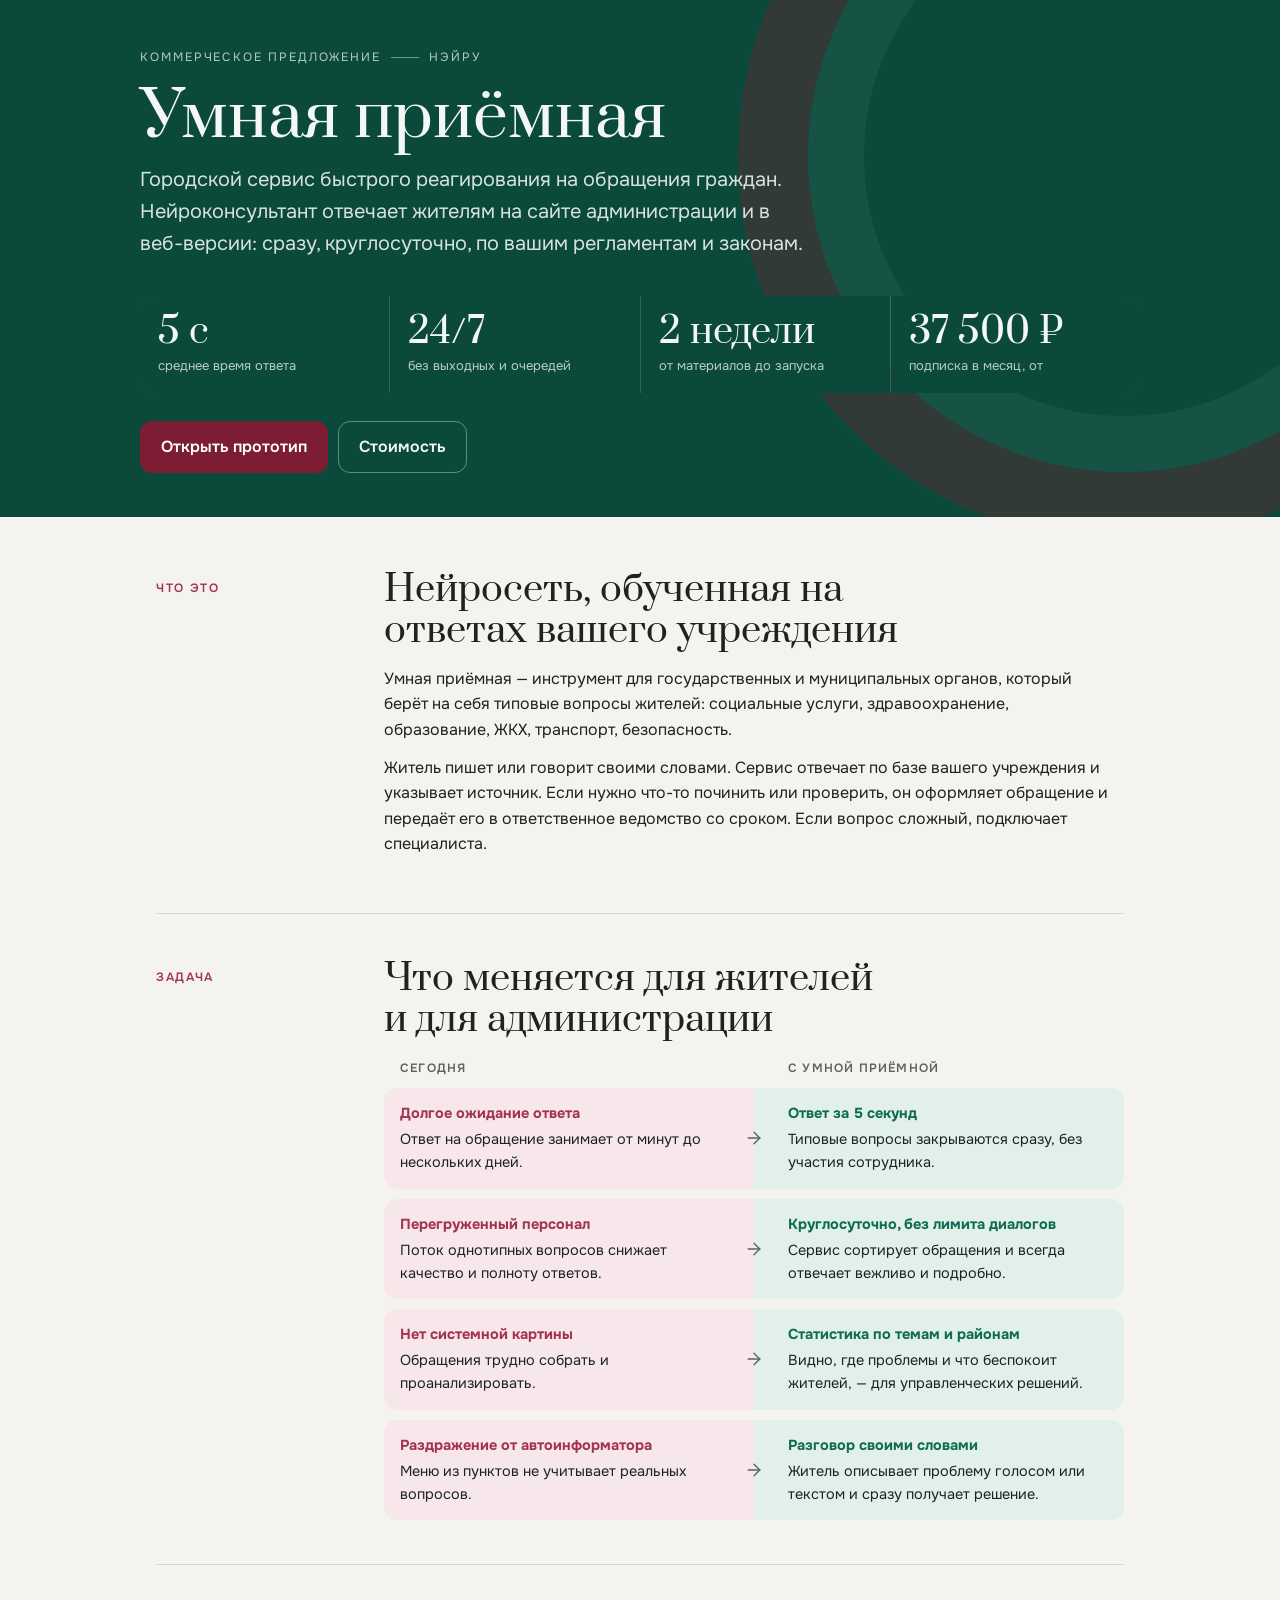
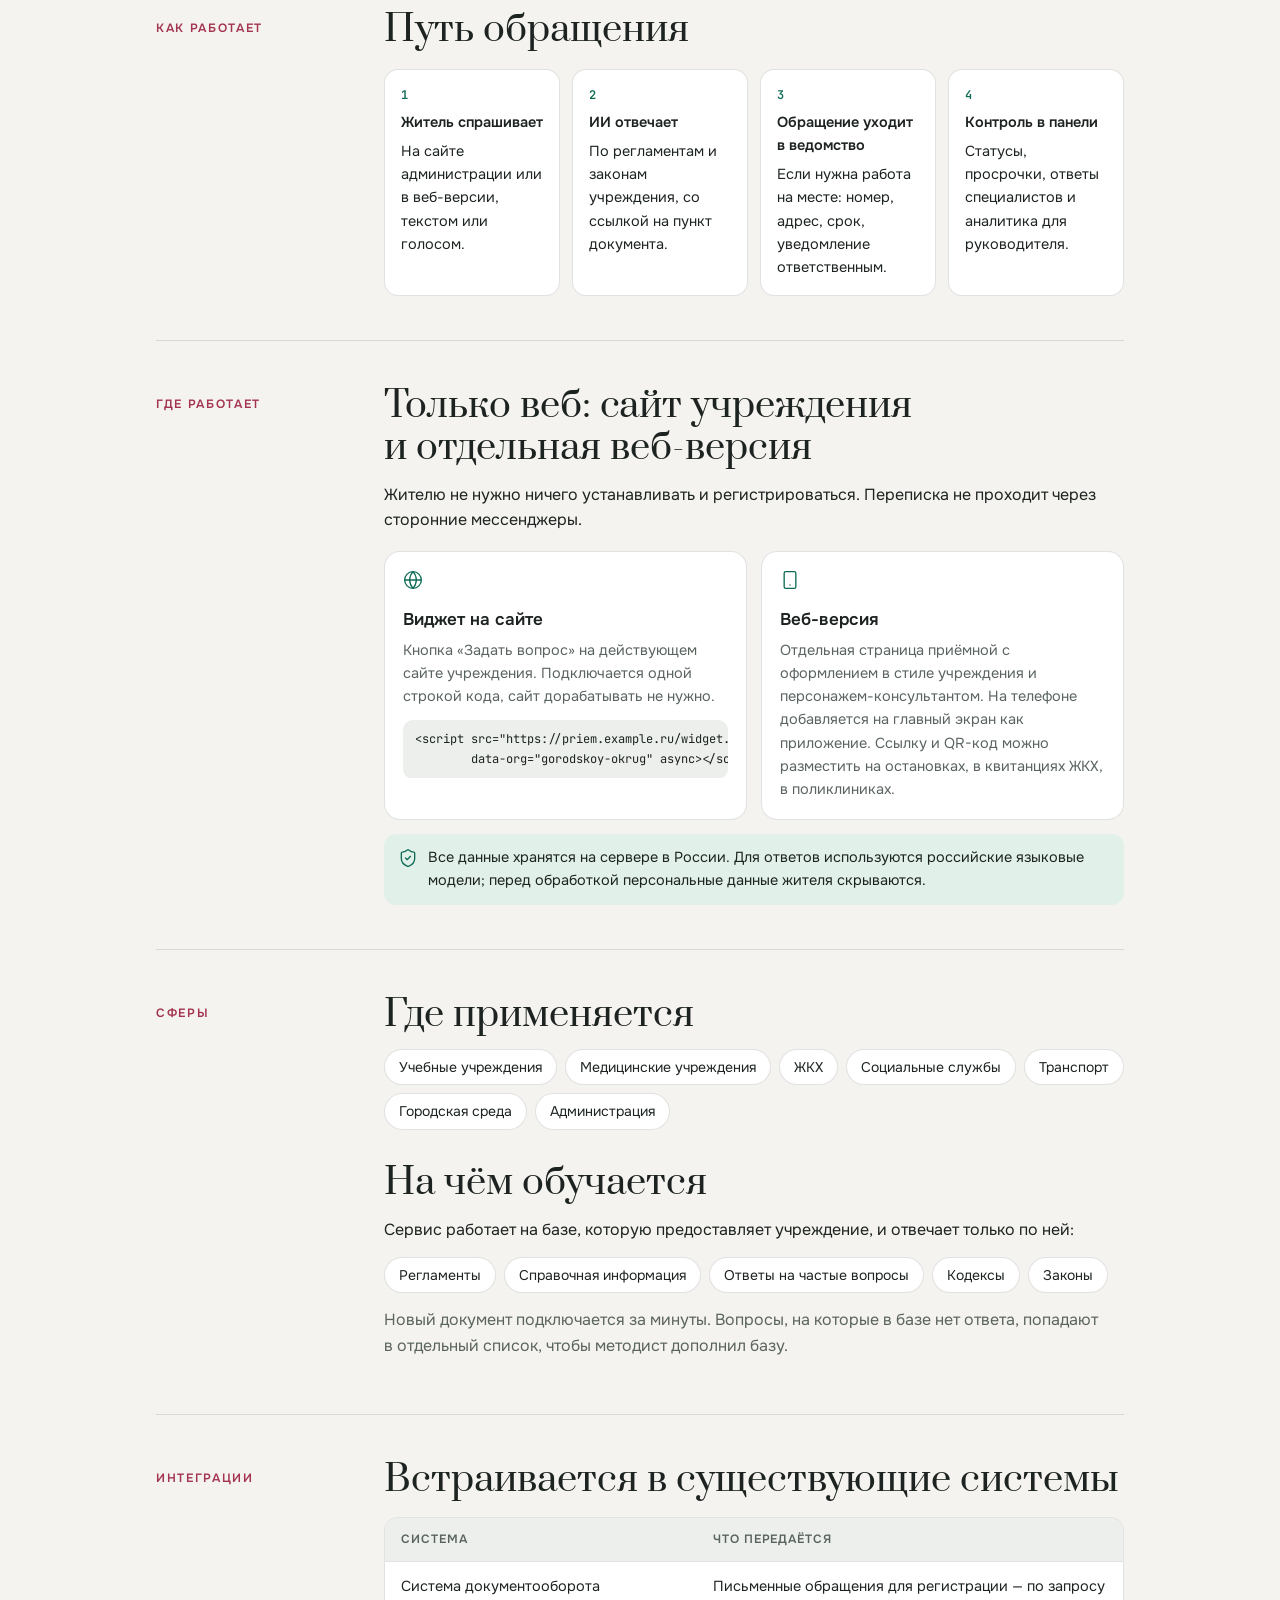
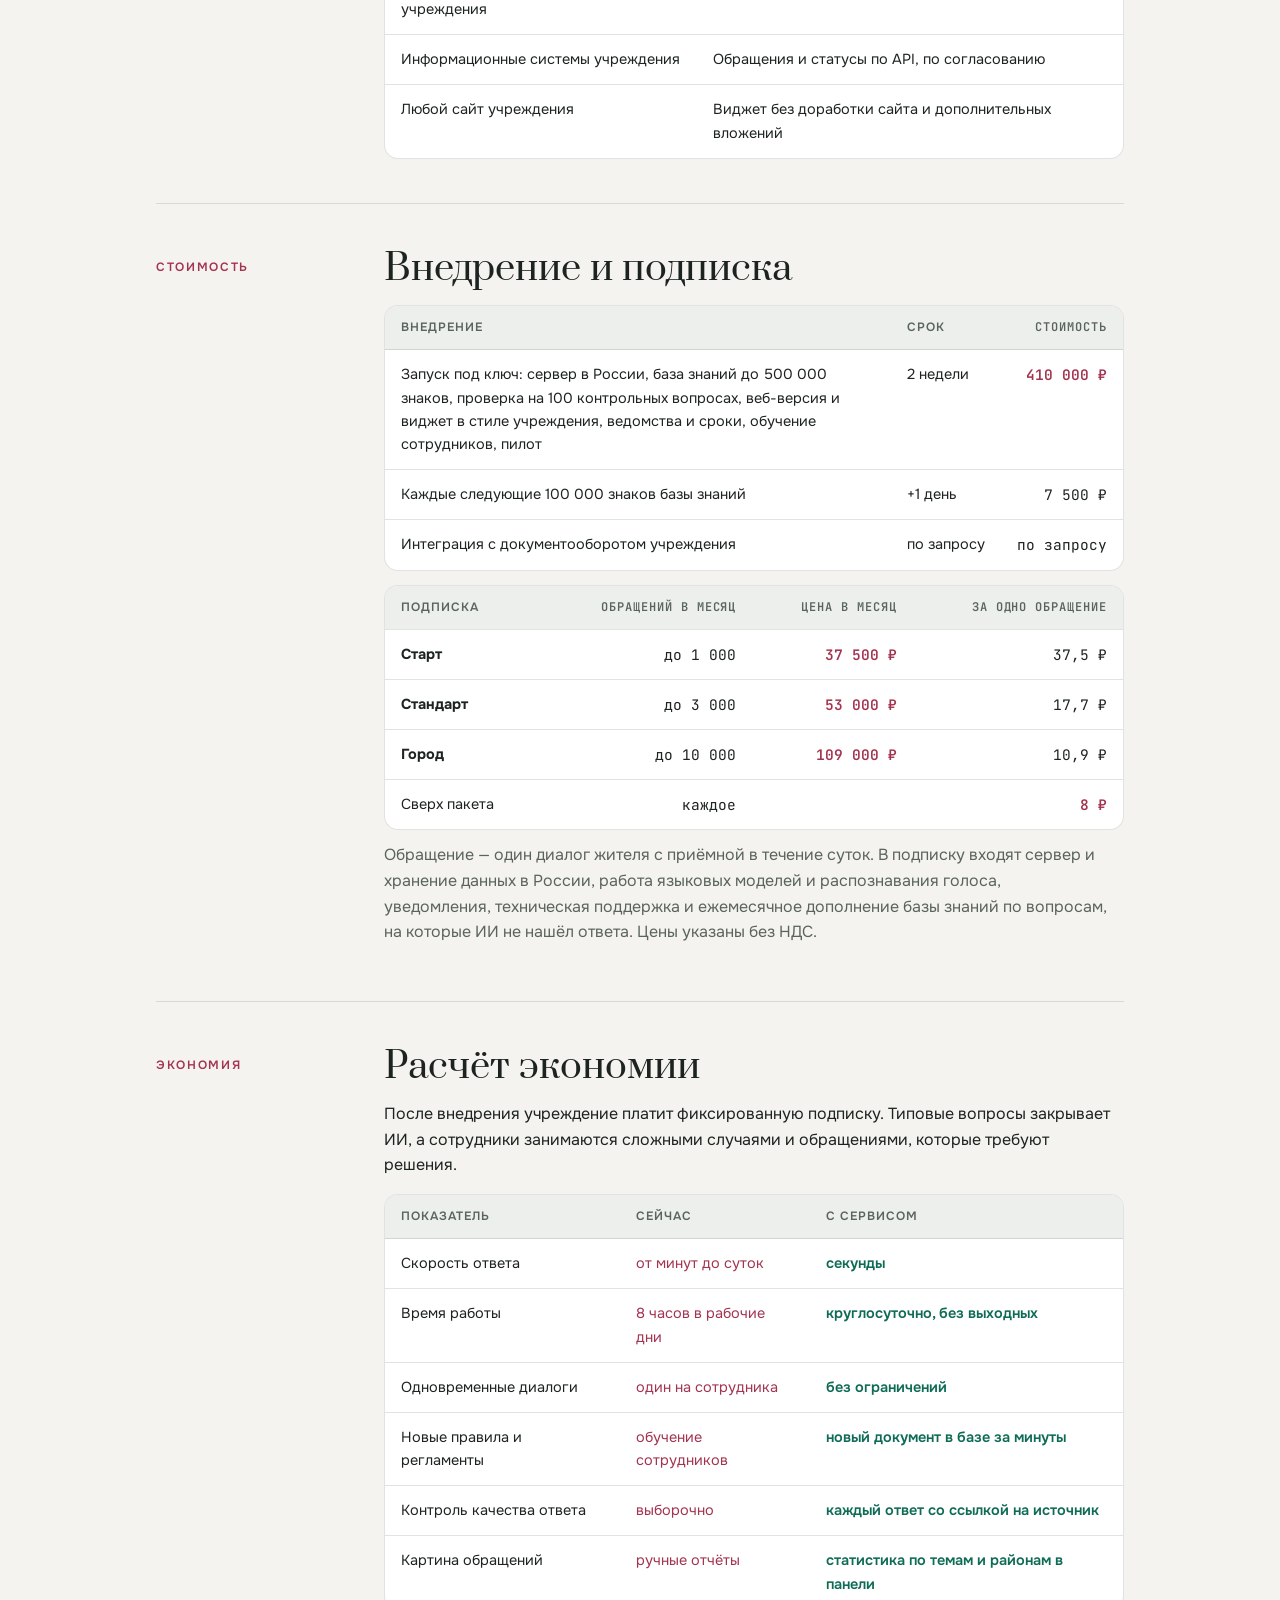
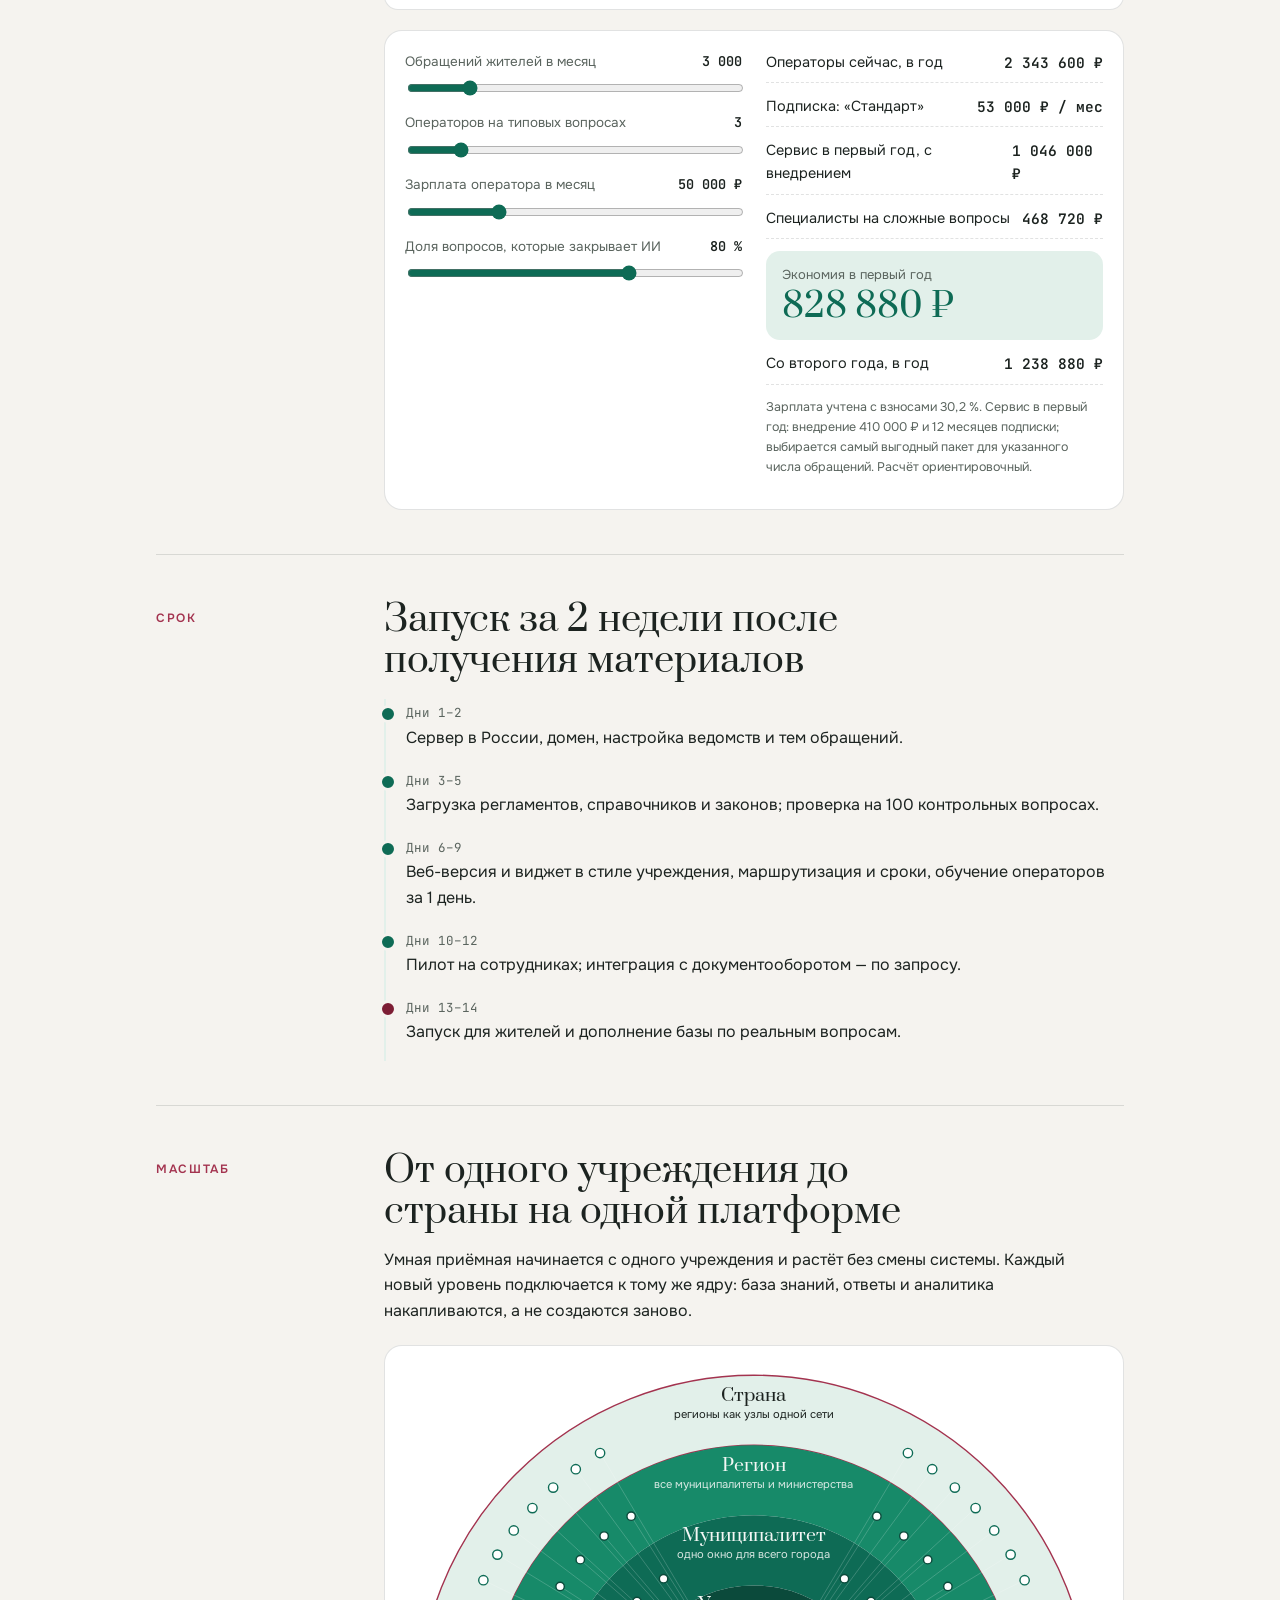
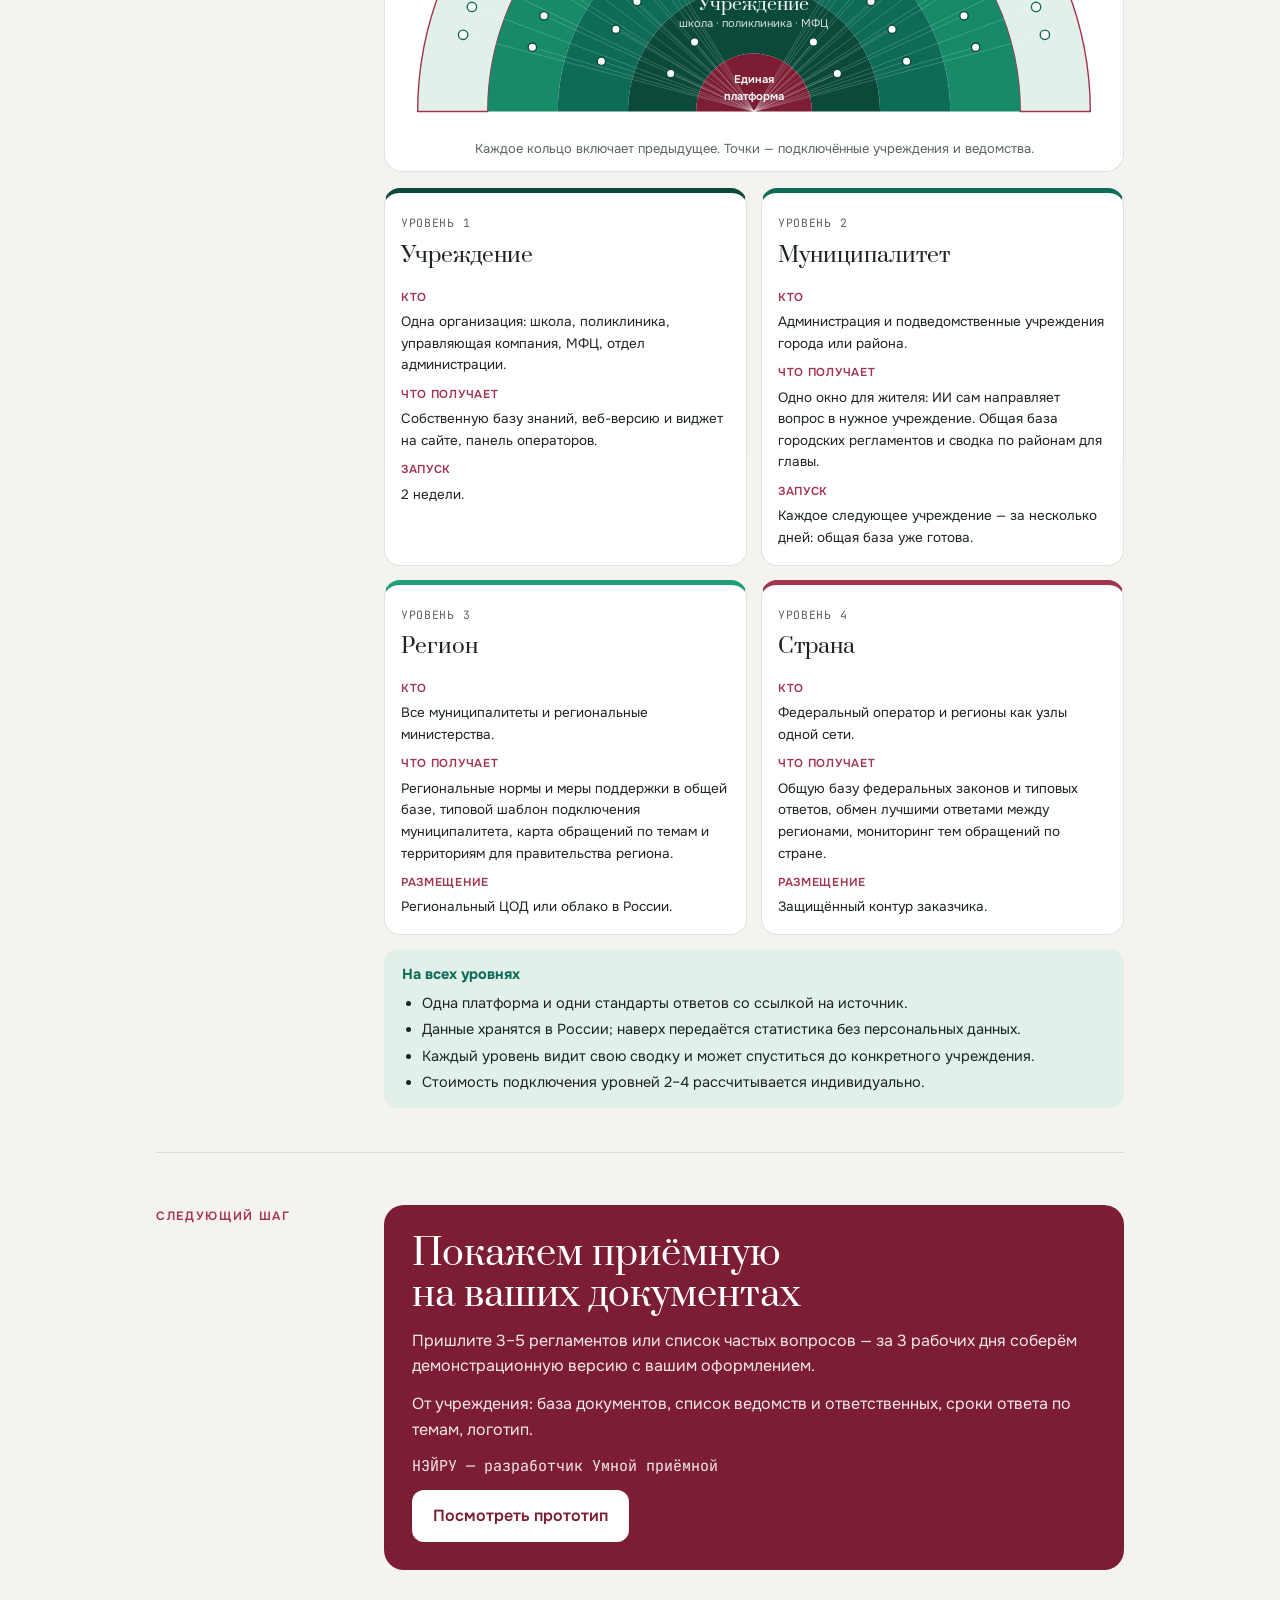
<file: umnaya-priemnaya-50/index.html>
<!doctype html>
<html lang="ru">
<head>
<meta charset="utf-8">
<meta name="viewport" content="width=device-width, initial-scale=1, viewport-fit=cover">
<meta name="robots" content="noindex, nofollow">
<title>Умная приёмная — коммерческое предложение</title>
<style>@font-face {
  font-family: 'JetBrains Mono';
  font-style: normal;
  font-weight: 400;
  src: url(tDbY2o-flEEny0FZhsfKu5WU4zr3E_BX0PnT8RD8yKxjPQ.ttf) format('truetype');
}
@font-face {
  font-family: 'JetBrains Mono';
  font-style: normal;
  font-weight: 600;
  src: url(tDbY2o-flEEny0FZhsfKu5WU4zr3E_BX0PnT8RD8FqtjPQ.ttf) format('truetype');
}
@font-face {
  font-family: 'Onest';
  font-style: normal;
  font-weight: 400;
  src: url(gNMZW3F-SZuj7zOT0IfSjTS16cPh9R-Zsg.ttf) format('truetype');
}
@font-face {
  font-family: 'Onest';
  font-style: normal;
  font-weight: 600;
  src: url(gNMZW3F-SZuj7zOT0IfSjTS16cPhKxiZsg.ttf) format('truetype');
}
@font-face {
  font-family: 'Onest';
  font-style: normal;
  font-weight: 700;
  src: url(gNMZW3F-SZuj7zOT0IfSjTS16cPhEhiZsg.ttf) format('truetype');
}
@font-face {
  font-family: 'Prata';
  font-style: normal;
  font-weight: 400;
  src: url(6xKhdSpbNNCT-vWI.ttf) format('truetype');
}/* масштабирование */
.scale-fig{margin:22px 0 0;background:var(--paper);border:1px solid var(--line);border-radius:18px;padding:18px 14px 12px}
.scale-fig svg{width:100%;height:auto;display:block}
.scale-fig .core{fill:#7C1D34}
.scale-fig .r1{fill:#0B4A3B}
.scale-fig .r2{fill:#0E6B55}
.scale-fig .r3{fill:#178A69}
.scale-fig .r4{fill:#E2F0EA;stroke:#A3334F;stroke-width:1.5}
.scale-fig .lbl text{text-anchor:middle;font-family:var(--body)}
.scale-fig .nm{font-family:var(--display)!important;font-size:19px;fill:#F3F7F5}
.scale-fig .cp{font-size:12px;fill:#F3F7F5;opacity:.88}

.scale-fig text.l4{fill:#1C2320;opacity:1}
.scale-fig .core-t{font-size:12px;font-weight:600;fill:#FFFFFF}
.scale-fig .dot{stroke-width:1.5}
.scale-fig .d1{fill:#FFFFFF;stroke:#0B4A3B}
.scale-fig .d4{fill:#FFFFFF;stroke:#0E6B55}
.scale-fig .lnk{stroke:#FFFFFF;stroke-width:1;opacity:.2}
.scale-fig figcaption{font-size:13px;color:var(--muted);text-align:center;margin-top:8px}
.levels{display:grid;grid-template-columns:repeat(2,minmax(0,1fr));gap:14px;margin-top:16px}
.levels>*{min-width:0}
.lv{background:var(--paper);border:1px solid var(--line);border-radius:16px;padding:16px;border-top:5px solid var(--em)}
.lv.l1{border-top-color:var(--em-deep)} .lv.l2{border-top-color:var(--em)} .lv.l3{border-top-color:var(--em2)} .lv.l4{border-top-color:var(--bd2)}
.lv-n{font-family:var(--mono);font-size:11.5px;color:var(--muted);letter-spacing:.06em;text-transform:uppercase}
.lv h3{font-family:var(--display);font-weight:400;font-size:21px;margin:4px 0 10px;overflow-wrap:anywhere}
.lv dl{margin:0;display:grid;gap:4px;font-size:13.5px}
.lv dt{color:var(--bd2);font-size:11.5px;font-weight:600;letter-spacing:.06em;text-transform:uppercase;margin-top:6px}
.lv dd{margin:0}
.common{margin-top:14px;background:var(--em-soft);border-radius:14px;padding:14px 18px;font-size:14.5px}
.common b{color:var(--em)}
.common ul{margin:6px 0 0;padding-left:20px;display:grid;gap:3px}
@media (max-width:520px){.levels{grid-template-columns:1fr}.scale-fig{padding:10px 6px 8px}.scale-fig .nm{font-size:27px;transform:translateY(9px)}.scale-fig .cp{display:none}.scale-fig .core-t{font-size:15px}}
</style>
<style>
/* Макет: документ-предложение в одну колонку ~72ch; изумрудная обложка, дальше светлые разделы
   с узкой колонкой-меткой слева. Изумрудный = ИИ и выгода, бордовый = цена, действие, проблема. */
:root{
  --bg:#F5F3EF; --paper:#FFFFFF; --soft:#ECEFEC; --ink:#1C2320; --muted:#5A645E; --line:rgba(28,35,32,.13);
  --em:#0E6B55; --em2:#1F9E7A; --em-soft:#E2F0EA; --em-deep:#0B4A3B; --on-em:#F3F7F5;
  --bd:#7C1D34; --bd2:#A3334F; --bd-soft:#F7E7EB; --on-bd:#FFFFFF;
  --display:'Prata',Georgia,'Times New Roman',serif;
  --body:'Onest',system-ui,-apple-system,'Segoe UI',Roboto,sans-serif;
  --mono:'JetBrains Mono',ui-monospace,Menlo,Consolas,monospace;
}
@media (prefers-color-scheme:dark){:root:not([data-theme="light"]){
  --bg:#0E1311; --paper:#151C19; --soft:#1B2420; --ink:#E7EDEA; --muted:#9AA69F; --line:rgba(231,237,234,.13);
  --em:#34B68E; --em2:#4FCBA3; --em-soft:rgba(52,182,142,.14); --em-deep:#0A3A2F; --on-em:#EAF3EF;
  --bd:#C4526D; --bd2:#DA778E; --bd-soft:rgba(196,82,109,.16); --on-bd:#FFFFFF; color-scheme:dark}}
:root[data-theme="dark"]{
  --bg:#0E1311; --paper:#151C19; --soft:#1B2420; --ink:#E7EDEA; --muted:#9AA69F; --line:rgba(231,237,234,.13);
  --em:#34B68E; --em2:#4FCBA3; --em-soft:rgba(52,182,142,.14); --em-deep:#0A3A2F; --on-em:#EAF3EF;
  --bd:#C4526D; --bd2:#DA778E; --bd-soft:rgba(196,82,109,.16); --on-bd:#FFFFFF; color-scheme:dark}

*{box-sizing:border-box}
[hidden]{display:none!important}
body{margin:0;background:var(--bg);color:var(--ink);font:16px/1.6 var(--body)}
.ic{width:20px;height:20px;flex:none;stroke:currentColor;fill:none;stroke-width:1.6;stroke-linecap:round;stroke-linejoin:round}
.mono{font-family:var(--mono);font-variant-numeric:tabular-nums}
a{color:var(--em)}
:focus-visible{outline:2px solid var(--em2);outline-offset:2px}

/* обложка */
.cover{background:var(--em-deep);color:var(--on-em);padding-inline:16px;position:relative;overflow:hidden}
.cover::before{content:"";position:absolute;right:-160px;top:-160px;width:520px;height:520px;border-radius:50%;border:56px solid rgba(255,255,255,.05);box-shadow:0 0 0 70px rgba(124,29,52,.35)}
.cover-in{max-width:1000px;margin:0 auto;padding-block:48px 44px;position:relative}
.eyebrow{font-size:12px;letter-spacing:.16em;text-transform:uppercase;opacity:.75;display:flex;gap:10px;align-items:center;flex-wrap:wrap}
.eyebrow i{width:28px;height:1px;background:currentColor;opacity:.6}
.cover h1{font-family:var(--display);font-weight:400;font-size:clamp(34px,6vw,62px);line-height:1.05;margin:18px 0 14px;text-wrap:balance;max-width:14ch}
.cover p.lead{font-size:clamp(17px,2.2vw,20px);max-width:52ch;opacity:.88;margin:0}
.facts{display:grid;grid-template-columns:repeat(4,minmax(0,1fr));gap:1px;background:rgba(255,255,255,.14);border-radius:16px;overflow:hidden;margin-top:36px}
.facts div{background:var(--em-deep);padding:16px 18px}
.facts b{display:block;font-family:var(--display);font-weight:400;font-size:clamp(26px,3.6vw,36px);line-height:1.1}
.facts span{font-size:13px;opacity:.75}
.cover-cta{display:flex;gap:10px;flex-wrap:wrap;margin-top:28px}
.btn{display:inline-flex;align-items:center;gap:8px;border-radius:12px;padding:12px 20px;font-weight:600;text-decoration:none;border:1px solid transparent}
.btn.pri{background:var(--bd);color:var(--on-bd)}
.btn.pri:hover{background:var(--bd2)}
.btn.line{border-color:rgba(255,255,255,.35);color:var(--on-em)}
.btn.line:hover{background:rgba(255,255,255,.08)}

/* разделы */
.doc{max-width:1000px;margin:0 auto;padding-inline:16px;padding-block:8px 60px}
.sec{display:grid;grid-template-columns:200px minmax(0,1fr);gap:28px;padding-block:44px;border-bottom:1px solid var(--line)}
.sec:last-child{border-bottom:0}
.tag{font-size:12px;letter-spacing:.14em;text-transform:uppercase;color:var(--bd2);font-weight:600;padding-top:10px}
.sec h2{font-family:var(--display);font-weight:400;font-size:clamp(26px,3.4vw,36px);line-height:1.15;margin:0 0 14px;text-wrap:balance}
.sec p{max-width:66ch;margin:0 0 12px}
.muted{color:var(--muted)}
.sec>*,.body>*,.calc>*,.two>*,.steps>*{min-width:0}

/* проблема → решение */
.ps{display:grid;gap:10px;margin-top:18px}
.ps-row{display:grid;grid-template-columns:minmax(0,1fr) 36px minmax(0,1fr);align-items:stretch;gap:0}
.ps-row>div{padding:14px 16px;font-size:14.5px}
.ps-row .p{background:var(--bd-soft);border-radius:14px 0 0 14px}
.ps-row .s{background:var(--em-soft);border-radius:0 14px 14px 0}
.ps-row .arr{display:grid;place-items:center;background:linear-gradient(90deg,var(--bd-soft) 50%,var(--em-soft) 50%);color:var(--muted);padding:0}
.ps-row b{display:block;margin-bottom:3px}
.ps-row .p b{color:var(--bd2)} .ps-row .s b{color:var(--em)}
.ps-head{display:grid;grid-template-columns:minmax(0,1fr) 36px minmax(0,1fr);font-size:12px;letter-spacing:.1em;text-transform:uppercase;color:var(--muted);font-weight:600}
.ps-head span{padding:0 16px}

/* шаги */
.steps{list-style:none;margin:18px 0 0;padding:0;display:grid;grid-template-columns:repeat(4,minmax(0,1fr));gap:12px;counter-reset:s}
.steps li{background:var(--paper);border:1px solid var(--line);border-radius:14px;padding:16px;font-size:14.5px;counter-increment:s;display:flex;flex-direction:column;gap:6px}
.steps li::before{content:counter(s);font-family:var(--mono);font-size:12px;color:var(--em);font-weight:600}
.steps b{font-weight:600}

/* каналы */
.two{display:grid;grid-template-columns:repeat(2,minmax(0,1fr));gap:14px;margin-top:18px}
.box{background:var(--paper);border:1px solid var(--line);border-radius:16px;padding:18px}
.box h3{font-size:17px;margin:8px 0 6px;font-weight:600}
.box p{font-size:14.5px;color:var(--muted);margin:0}
.box .ic{color:var(--em)}
.code{margin-top:12px;background:var(--soft);border-radius:10px;padding:10px 12px;font-family:var(--mono);font-size:12px;overflow-x:auto;white-space:pre}
.note{margin-top:14px;display:flex;gap:10px;align-items:flex-start;font-size:14.5px;background:var(--em-soft);border-radius:12px;padding:12px 14px}
.note .ic{color:var(--em);margin-top:2px}

/* списки-метки */
.pills{display:flex;flex-wrap:wrap;gap:8px;margin-top:14px}
.pills span{border:1px solid var(--line);background:var(--paper);border-radius:99px;padding:6px 14px;font-size:14px;display:inline-flex;gap:8px;align-items:center}
.pills .ic{width:16px;height:16px;color:var(--em)}

/* таблицы */
.tw{overflow-x:auto;margin-top:16px;border:1px solid var(--line);border-radius:14px;background:var(--paper)}
table{width:100%;border-collapse:collapse;font-size:14.5px;min-width:560px}
th{text-align:left;font-size:12px;letter-spacing:.08em;text-transform:uppercase;color:var(--muted);font-weight:600;padding:12px 16px;border-bottom:1px solid var(--line);background:var(--soft)}
td{padding:13px 16px;border-bottom:1px solid var(--line);vertical-align:top}
tr:last-child td{border-bottom:0}
td.num,th.num{text-align:right;font-family:var(--mono);white-space:nowrap}
td .price{color:var(--bd2);font-weight:600}
.cmp td:nth-child(2){color:var(--bd2)} .cmp td:nth-child(3){color:var(--em);font-weight:600}
.cmp td:first-child{color:var(--ink)}

/* калькулятор */
.calc{margin-top:20px;background:var(--paper);border:1px solid var(--line);border-radius:18px;padding:20px;display:grid;grid-template-columns:minmax(0,1fr) minmax(0,1fr);gap:24px}
.field{display:grid;gap:6px;margin-bottom:14px}
.field label{font-size:13.5px;color:var(--muted);display:flex;justify-content:space-between;gap:10px}
.field output{font-family:var(--mono);color:var(--ink);font-weight:600}
input[type=range]{width:100%;accent-color:var(--em)}
.res{display:grid;gap:12px;align-content:start}
.res .r{display:flex;justify-content:space-between;gap:12px;border-bottom:1px dashed var(--line);padding-bottom:8px;font-size:14.5px}
.res .r b{font-family:var(--mono);font-weight:600}
.res .big{background:var(--em-soft);border-radius:14px;padding:14px 16px}
.res .big small{display:block;color:var(--muted);font-size:13px}
.res .big b{font-family:var(--display);font-weight:400;font-size:34px;color:var(--em);line-height:1.2}
.res .big.neg{background:var(--bd-soft)} .res .big.neg b{color:var(--bd2)}
.res .cap{font-size:12.5px;color:var(--muted)}

/* сроки */
.tl{margin-top:18px;display:grid;gap:0;border-left:2px solid var(--em-soft);padding-left:20px}
.tl div{position:relative;padding-bottom:16px}
.tl div::before{content:"";position:absolute;left:-27px;top:6px;width:12px;height:12px;border-radius:50%;background:var(--em);border:3px solid var(--bg)}
.tl div:last-child::before{background:var(--bd)}
.tl .d{font-family:var(--mono);font-size:12.5px;color:var(--muted)}

.final{background:var(--bd);color:var(--on-bd);border-radius:20px;padding:28px;display:grid;gap:12px;margin-top:8px}
.final h2{color:var(--on-bd);margin:0}
.final p{margin:0;opacity:.9}
.final .btn{background:var(--on-bd);color:var(--bd);justify-self:start}
.contact{font-family:var(--mono);font-size:15px}

@media (max-width:820px){
  .sec{grid-template-columns:1fr;gap:6px;padding-block:34px}
  .tag{padding-top:0}
  .facts{grid-template-columns:repeat(2,minmax(0,1fr))}
  .steps{grid-template-columns:repeat(2,minmax(0,1fr))}
  .two,.calc{grid-template-columns:1fr}
}
@media (max-width:520px){
  .steps{grid-template-columns:1fr}
  .ps-row,.ps-head{grid-template-columns:1fr}
  .ps-head{display:none}
  .ps-row .p{border-radius:14px 14px 0 0}.ps-row .s{border-radius:0 0 14px 14px}
  .ps-row .arr{height:28px;background:linear-gradient(180deg,var(--bd-soft) 50%,var(--em-soft) 50%);transform:none}
  .ps-row .arr svg{transform:rotate(90deg)}
}
</style>
</head>
<body>


<header class="cover">
  <div class="cover-in">
    <div class="eyebrow">Коммерческое предложение <i></i> НЭЙРУ</div>
    <h1>Умная приёмная</h1>
    <p class="lead">Городской сервис быстрого реагирования на обращения граждан. Нейроконсультант отвечает жителям на сайте администрации и в веб-версии: сразу, круглосуточно, по вашим регламентам и законам.</p>
    <div class="facts">
      <div><b>5 с</b><span>среднее время ответа</span></div>
      <div><b>24/7</b><span>без выходных и очередей</span></div>
      <div><b>2 недели</b><span>от материалов до запуска</span></div>
      <div><b>37 500&nbsp;₽</b><span>подписка в месяц, от</span></div>
    </div>
    <div class="cover-cta">
      <a class="btn pri" href="../umnaya-priemnaya-prototype/">Открыть прототип</a>
      <a class="btn line" href="#budget">Стоимость</a>
    </div>
  </div>
</header>

<main class="doc">

  <section class="sec">
    <div class="tag">Что это</div>
    <div class="body">
      <h2>Нейросеть, обученная на ответах вашего учреждения</h2>
      <p>Умная приёмная — инструмент для государственных и муниципальных органов, который берёт на себя типовые вопросы жителей: социальные услуги, здравоохранение, образование, ЖКХ, транспорт, безопасность.</p>
      <p>Житель пишет или говорит своими словами. Сервис отвечает по базе вашего учреждения и указывает источник. Если нужно что-то починить или проверить, он оформляет обращение и передаёт его в ответственное ведомство со сроком. Если вопрос сложный, подключает специалиста.</p>
    </div>
  </section>

  <section class="sec">
    <div class="tag">Задача</div>
    <div class="body">
      <h2>Что меняется для жителей и для администрации</h2>
      <div class="ps">
        <div class="ps-head"><span>Сегодня</span><span></span><span>С Умной приёмной</span></div>
        <div class="ps-row"><div class="p"><b>Долгое ожидание ответа</b>Ответ на обращение занимает от минут до нескольких дней.</div><div class="arr" data-ic="arrow"></div><div class="s"><b>Ответ за 5 секунд</b>Типовые вопросы закрываются сразу, без участия сотрудника.</div></div>
        <div class="ps-row"><div class="p"><b>Перегруженный персонал</b>Поток однотипных вопросов снижает качество и полноту ответов.</div><div class="arr" data-ic="arrow"></div><div class="s"><b>Круглосуточно, без лимита диалогов</b>Сервис сортирует обращения и всегда отвечает вежливо и подробно.</div></div>
        <div class="ps-row"><div class="p"><b>Нет системной картины</b>Обращения трудно собрать и проанализировать.</div><div class="arr" data-ic="arrow"></div><div class="s"><b>Статистика по темам и районам</b>Видно, где проблемы и что беспокоит жителей, — для управленческих решений.</div></div>
        <div class="ps-row"><div class="p"><b>Раздражение от автоинформатора</b>Меню из пунктов не учитывает реальных вопросов.</div><div class="arr" data-ic="arrow"></div><div class="s"><b>Разговор своими словами</b>Житель описывает проблему голосом или текстом и сразу получает решение.</div></div>
      </div>
    </div>
  </section>

  <section class="sec">
    <div class="tag">Как работает</div>
    <div class="body">
      <h2>Путь обращения</h2>
      <ol class="steps">
        <li><b>Житель спрашивает</b>На сайте администрации или в веб-версии, текстом или голосом.</li>
        <li><b>ИИ отвечает</b>По регламентам и законам учреждения, со ссылкой на пункт документа.</li>
        <li><b>Обращение уходит в ведомство</b>Если нужна работа на месте: номер, адрес, срок, уведомление ответственным.</li>
        <li><b>Контроль в панели</b>Статусы, просрочки, ответы специалистов и аналитика для руководителя.</li>
      </ol>
    </div>
  </section>

  <section class="sec">
    <div class="tag">Где работает</div>
    <div class="body">
      <h2>Только веб: сайт учреждения и отдельная веб-версия</h2>
      <p>Жителю не нужно ничего устанавливать и регистрироваться. Переписка не проходит через сторонние мессенджеры.</p>
      <div class="two">
        <div class="box"><span data-ic="globe"></span><h3>Виджет на сайте</h3><p>Кнопка «Задать вопрос» на действующем сайте учреждения. Подключается одной строкой кода, сайт дорабатывать не нужно.</p>
          <div class="code">&lt;script src="https://priem.example.ru/widget.js"
        data-org="gorodskoy-okrug" async&gt;&lt;/script&gt;</div></div>
        <div class="box"><span data-ic="phone"></span><h3>Веб-версия</h3><p>Отдельная страница приёмной с оформлением в стиле учреждения и персонажем-консультантом. На телефоне добавляется на главный экран как приложение. Ссылку и QR-код можно разместить на остановках, в квитанциях ЖКХ, в поликлиниках.</p></div>
      </div>
      <div class="note"><span data-ic="shield"></span><span>Все данные хранятся на сервере в России. Для ответов используются российские языковые модели; перед обработкой персональные данные жителя скрываются.</span></div>
    </div>
  </section>

  <section class="sec">
    <div class="tag">Сферы</div>
    <div class="body">
      <h2>Где применяется</h2>
      <div class="pills">
        <span>Учебные учреждения</span><span>Медицинские учреждения</span><span>ЖКХ</span><span>Социальные службы</span><span>Транспорт</span><span>Городская среда</span><span>Администрация</span>
      </div>
      <h2 style="margin-top:32px">На чём обучается</h2>
      <p>Сервис работает на базе, которую предоставляет учреждение, и отвечает только по ней:</p>
      <div class="pills"><span>Регламенты</span><span>Справочная информация</span><span>Ответы на частые вопросы</span><span>Кодексы</span><span>Законы</span></div>
      <p class="muted" style="margin-top:14px">Новый документ подключается за минуты. Вопросы, на которые в базе нет ответа, попадают в отдельный список, чтобы методист дополнил базу.</p>
    </div>
  </section>

  <section class="sec">
    <div class="tag">Интеграции</div>
    <div class="body">
      <h2>Встраивается в существующие системы</h2>
      <div class="tw"><table>
        <thead><tr><th>Система</th><th>Что передаётся</th></tr></thead>
        <tbody>
          <tr><td>Система документооборота учреждения</td><td>Письменные обращения для регистрации — по запросу</td></tr>
          <tr><td>Информационные системы учреждения</td><td>Обращения и статусы по API, по согласованию</td></tr>
          <tr><td>Любой сайт учреждения</td><td>Виджет без доработки сайта и дополнительных вложений</td></tr>
        </tbody>
      </table></div>
    </div>
  </section>

  <section class="sec" id="budget">
    <div class="tag">Стоимость</div>
    <div class="body">
      <h2>Внедрение и подписка</h2>
      <div class="tw"><table>
        <thead><tr><th>Внедрение</th><th>Срок</th><th class="num">Стоимость</th></tr></thead>
        <tbody>
          <tr><td>Запуск под ключ: сервер в России, база знаний до 500 000 знаков, проверка на 100 контрольных вопросах, веб-версия и виджет в стиле учреждения, ведомства и сроки, обучение сотрудников, пилот</td><td style="white-space:nowrap">2 недели</td><td class="num"><span class="price">410 000 ₽</span></td></tr>
          <tr><td>Каждые следующие 100 000 знаков базы знаний</td><td style="white-space:nowrap">+1 день</td><td class="num">7 500 ₽</td></tr>
          <tr><td>Интеграция с документооборотом учреждения</td><td style="white-space:nowrap">по запросу</td><td class="num">по запросу</td></tr>
        </tbody>
      </table></div>
      <div class="tw" style="margin-top:14px"><table>
        <thead><tr><th>Подписка</th><th class="num">Обращений в месяц</th><th class="num">Цена в месяц</th><th class="num">За одно обращение</th></tr></thead>
        <tbody><tr><td><b>Старт</b></td><td class="num">до 1 000</td><td class="num"><span class="price">37 500 ₽</span></td><td class="num">37,5 ₽</td></tr><tr><td><b>Стандарт</b></td><td class="num">до 3 000</td><td class="num"><span class="price">53 000 ₽</span></td><td class="num">17,7 ₽</td></tr><tr><td><b>Город</b></td><td class="num">до 10 000</td><td class="num"><span class="price">109 000 ₽</span></td><td class="num">10,9 ₽</td></tr>
          <tr><td>Сверх пакета</td><td class="num">каждое</td><td class="num"></td><td class="num"><span class="price">8 ₽</span></td></tr>
        </tbody>
      </table></div>
      <p class="muted" style="margin-top:12px">Обращение — один диалог жителя с приёмной в течение суток. В подписку входят сервер и хранение данных в России, работа языковых моделей и распознавания голоса, уведомления, техническая поддержка и ежемесячное дополнение базы знаний по вопросам, на которые ИИ не нашёл ответа. Цены указаны без НДС.</p>
    </div>
  </section>

  <section class="sec">
    <div class="tag">Экономия</div>
    <div class="body">
      <h2>Расчёт экономии</h2>
      <p>После внедрения учреждение платит фиксированную подписку. Типовые вопросы закрывает ИИ, а сотрудники занимаются сложными случаями и обращениями, которые требуют решения.</p>
      <div class="tw"><table class="cmp">
        <thead><tr><th>Показатель</th><th>Сейчас</th><th>С сервисом</th></tr></thead>
        <tbody>
          <tr><td>Скорость ответа</td><td>от минут до суток</td><td>секунды</td></tr>
          <tr><td>Время работы</td><td>8 часов в рабочие дни</td><td>круглосуточно, без выходных</td></tr>
          <tr><td>Одновременные диалоги</td><td>один на сотрудника</td><td>без ограничений</td></tr>
          <tr><td>Новые правила и регламенты</td><td>обучение сотрудников</td><td>новый документ в базе за минуты</td></tr>
          <tr><td>Контроль качества ответа</td><td>выборочно</td><td>каждый ответ со ссылкой на источник</td></tr>
          <tr><td>Картина обращений</td><td>ручные отчёты</td><td>статистика по темам и районам в панели</td></tr>
        </tbody>
      </table></div>

      <div class="calc" aria-label="Калькулятор экономии">
        <div>
          <div class="field"><label for="c-req">Обращений жителей в месяц <output id="o-req"></output></label><input id="c-req" type="range" min="500" max="15000" step="500" value="3000"></div>
          <div class="field"><label for="c-ops">Операторов на типовых вопросах <output id="o-ops"></output></label><input id="c-ops" type="range" min="1" max="15" step="1" value="3"></div>
          <div class="field"><label for="c-sal">Зарплата оператора в месяц <output id="o-sal"></output></label><input id="c-sal" type="range" min="25000" max="120000" step="5000" value="50000"></div>
          <div class="field"><label for="c-share">Доля вопросов, которые закрывает ИИ <output id="o-share"></output></label><input id="c-share" type="range" min="50" max="95" step="5" value="80"></div>
        </div>
        <div class="res" aria-live="polite">
          <div class="r"><span>Операторы сейчас, в год</span><b id="r-now"></b></div>
          <div class="r"><span>Подписка: <span id="r-tier"></span></span><b id="r-m"></b></div>
          <div class="r"><span>Сервис в первый год, с внедрением</span><b id="r-y1"></b></div>
          <div class="r"><span>Специалисты на сложные вопросы</span><b id="r-rest"></b></div>
          <div class="big" id="r-box"><small>Экономия в первый год</small><b id="r-eco"></b></div>
          <div class="r"><span>Со второго года, в год</span><b id="r-y2"></b></div>
          <p class="cap">Зарплата учтена с взносами 30,2 %. Сервис в первый год: внедрение 410 000 ₽ и 12 месяцев подписки; выбирается самый выгодный пакет для указанного числа обращений. Расчёт ориентировочный.</p>
        </div>
      </div>
    </div>
  </section>

  <section class="sec">
    <div class="tag">Срок</div>
    <div class="body">
      <h2>Запуск за 2 недели после получения материалов</h2>
      <div class="tl">
        <div><span class="d">Дни 1–2</span><br>Сервер в России, домен, настройка ведомств и тем обращений.</div>
        <div><span class="d">Дни 3–5</span><br>Загрузка регламентов, справочников и законов; проверка на 100 контрольных вопросах.</div>
        <div><span class="d">Дни 6–9</span><br>Веб-версия и виджет в стиле учреждения, маршрутизация и сроки, обучение операторов за 1 день.</div>
        <div><span class="d">Дни 10–12</span><br>Пилот на сотрудниках; интеграция с документооборотом — по запросу.</div>
        <div><span class="d">Дни 13–14</span><br>Запуск для жителей и дополнение базы по реальным вопросам.</div>
      </div>
    </div>
  </section>

  <section class="sec" id="scale">
    <div class="tag">Масштаб</div>
    <div class="body">
      <h2>От одного учреждения до страны на одной платформе</h2>
      <p>Умная приёмная начинается с одного учреждения и растёт без смены системы. Каждый новый уровень подключается к тому же ядру: база знаний, ответы и аналитика накапливаются, а не создаются заново.</p>
      <figure class="scale-fig">
        <svg viewBox="0 0 760 392" role="img" aria-labelledby="scale-t">
          <title id="scale-t">Четыре уровня масштабирования вокруг единой платформы: учреждение, муниципалитет, регион, страна</title>
          <path class="r4" d="M20 372 A360 360 0 0 1 740 372 L665 372 A285 285 0 0 0 95 372 Z"/>
          <path class="r3" d="M95 372 A285 285 0 0 1 665 372 L590 372 A210 210 0 0 0 170 372 Z"/>
          <path class="r2" d="M170 372 A210 210 0 0 1 590 372 L515 372 A135 135 0 0 0 245 372 Z"/>
          <path class="r1" d="M245 372 A135 135 0 0 1 515 372 L442 372 A62 62 0 0 0 318 372 Z"/>
          <path class="core" d="M318 372 A62 62 0 0 1 442 372 Z"/>
          <g id="scale-links"></g>
          <g id="scale-dots"></g>
          <g class="lbl">
            <text x="380" y="342" class="core-t">Единая</text>
            <text x="380" y="360" class="core-t">платформа</text>
            <text x="380" y="263" class="nm">Учреждение</text><text x="380" y="281" class="cp">школа · поликлиника · МФЦ</text>
            <text x="380" y="190" class="nm">Муниципалитет</text><text x="380" y="208" class="cp">одно окно для всего города</text>
            <text x="380" y="115" class="nm">Регион</text><text x="380" y="133" class="cp">все муниципалитеты и министерства</text>
            <text x="380" y="40" class="nm l4">Страна</text><text x="380" y="58" class="cp l4">регионы как узлы одной сети</text>
          </g>
        </svg>
        <figcaption>Каждое кольцо включает предыдущее. Точки — подключённые учреждения и ведомства.</figcaption>
      </figure>

      <div class="levels">
        <article class="lv l1">
          <span class="lv-n">Уровень 1</span>
          <h3>Учреждение</h3>
          <dl>
            <dt>Кто</dt><dd>Одна организация: школа, поликлиника, управляющая компания, МФЦ, отдел администрации.</dd>
            <dt>Что получает</dt><dd>Собственную базу знаний, веб-версию и виджет на сайте, панель операторов.</dd>
            <dt>Запуск</dt><dd>2 недели.</dd>
          </dl>
        </article>
        <article class="lv l2">
          <span class="lv-n">Уровень 2</span>
          <h3>Муниципалитет</h3>
          <dl>
            <dt>Кто</dt><dd>Администрация и подведомственные учреждения города или района.</dd>
            <dt>Что получает</dt><dd>Одно окно для жителя: ИИ сам направляет вопрос в нужное учреждение. Общая база городских регламентов и сводка по районам для главы.</dd>
            <dt>Запуск</dt><dd>Каждое следующее учреждение — за несколько дней: общая база уже готова.</dd>
          </dl>
        </article>
        <article class="lv l3">
          <span class="lv-n">Уровень 3</span>
          <h3>Регион</h3>
          <dl>
            <dt>Кто</dt><dd>Все муниципалитеты и региональные министерства.</dd>
            <dt>Что получает</dt><dd>Региональные нормы и меры поддержки в общей базе, типовой шаблон подключения муниципалитета, карта обращений по темам и территориям для правительства региона.</dd>
            <dt>Размещение</dt><dd>Региональный ЦОД или облако в России.</dd>
          </dl>
        </article>
        <article class="lv l4">
          <span class="lv-n">Уровень 4</span>
          <h3>Страна</h3>
          <dl>
            <dt>Кто</dt><dd>Федеральный оператор и регионы как узлы одной сети.</dd>
            <dt>Что получает</dt><dd>Общую базу федеральных законов и типовых ответов, обмен лучшими ответами между регионами, мониторинг тем обращений по стране.</dd>
            <dt>Размещение</dt><dd>Защищённый контур заказчика.</dd>
          </dl>
        </article>
      </div>

      <div class="common">
        <b>На всех уровнях</b>
        <ul>
          <li>Одна платформа и одни стандарты ответов со ссылкой на источник.</li>
          <li>Данные хранятся в России; наверх передаётся статистика без персональных данных.</li>
          <li>Каждый уровень видит свою сводку и может спуститься до конкретного учреждения.</li>
          <li>Стоимость подключения уровней 2–4 рассчитывается индивидуально.</li>
        </ul>
      </div>
    </div>
  </section>

  <section class="sec">
    <div class="tag">Следующий шаг</div>
    <div class="body">
      <div class="final">
        <h2>Покажем приёмную на ваших документах</h2>
        <p>Пришлите 3–5 регламентов или список частых вопросов — за 3 рабочих дня соберём демонстрационную версию с вашим оформлением.</p>
        <p>От учреждения: база документов, список ведомств и ответственных, сроки ответа по темам, логотип.</p>
        <p class="contact">НЭЙРУ — разработчик Умной приёмной</p>
        <a class="btn" href="../umnaya-priemnaya-prototype/">Посмотреть прототип</a>
      </div>
    </div>
  </section>
</main>

<script>
const ICONS={
  arrow:'<path d="M5 12h14"/><path d="m12 5 7 7-7 7"/>',
  globe:'<circle cx="12" cy="12" r="10"/><path d="M2 12h20"/><path d="M12 2a15.3 15.3 0 0 1 4 10 15.3 15.3 0 0 1-4 10 15.3 15.3 0 0 1-4-10 15.3 15.3 0 0 1 4-10z"/>',
  phone:'<rect width="14" height="20" x="5" y="2" rx="2"/><path d="M12 18h.01"/>',
  shield:'<path d="M20 13c0 5-3.5 7.5-7.66 8.95a1 1 0 0 1-.67-.01C7.5 20.5 4 18 4 13V6a1 1 0 0 1 1-1c2 0 4.5-1.2 6.24-2.72a1.17 1.17 0 0 1 1.52 0C14.51 3.81 17 5 19 5a1 1 0 0 1 1 1z"/><path d="m9 12 2 2 4-4"/>'
};
document.querySelectorAll('[data-ic]').forEach(e=>{e.insertAdjacentHTML('afterbegin',`<svg class="ic" viewBox="0 0 24 24" aria-hidden="true">${ICONS[e.dataset.ic]||''}</svg>`)});

const $=id=>document.getElementById(id);
const rub=n=>(n<0?'−':'')+Math.round(Math.abs(n)).toLocaleString('ru-RU')+' ₽';
const IMPL=410000, OVER=8, TIERS=[['Старт',1000,37500],['Стандарт',3000,53000],['Город',10000,109000]];
function best(n){let b=null;for(const [name,q,p] of TIERS){const c=p+Math.max(0,n-q)*OVER;if(!b||c<b.c)b={name,c}}return b}
function calc(){
  const req=+$('c-req').value, ops=+$('c-ops').value, sal=+$('c-sal').value, share=+$('c-share').value/100;
  $('o-req').textContent=req.toLocaleString('ru-RU');
  $('o-ops').textContent=ops;
  $('o-sal').textContent=rub(sal);
  $('o-share').textContent=Math.round(share*100)+' %';
  const staffYear=ops*sal*1.302*12;
  const restYear=staffYear*(1-share);            // остаются специалисты на сложные вопросы
  const t=best(req), subYear=t.c*12, y1=IMPL+subYear;
  const eco1=staffYear-(y1+restYear), eco2=staffYear-(subYear+restYear);
  $('r-now').textContent=rub(staffYear);
  $('r-tier').textContent='«'+t.name+'»';
  $('r-m').textContent=rub(t.c)+' / мес';
  $('r-y1').textContent=rub(y1);
  $('r-rest').textContent=rub(restYear);
  $('r-eco').textContent=rub(eco1);
  $('r-y2').textContent=rub(eco2);
  $('r-box').classList.toggle('neg',eco1<0);
}
document.querySelectorAll('.calc input').forEach(i=>i.addEventListener('input',calc));
calc();
/* точки-учреждения на кольцах схемы масштабирования */
(function(){
  const g=document.getElementById('scale-dots'), L=document.getElementById('scale-links'); if(!g)return;
  const cx=380, cy=372, NS='http://www.w3.org/2000/svg';
  const rings=[[98,4,'d1'],[172,8,'d1'],[247,12,'d1'],[322,18,'d4']];
  for(const [r,n,c] of rings){
    const angs=[];
    for(let i=0;i<n;i++){ // половина точек слева, половина справа; верх оставлен под подписи
      const half=n/2, k=i%half, side=i<half?0:1, t=(k+.5)/half;
      const a=side===0? 12+t*(62-12) : 118+t*(168-118);
      angs.push(a);
    }
    for(const a of angs){
      const rad=a*Math.PI/180, x=cx+r*Math.cos(rad), y=cy-r*Math.sin(rad);
      const ln=document.createElementNS(NS,'line'); ln.setAttribute('x1',cx); ln.setAttribute('y1',cy); ln.setAttribute('x2',x); ln.setAttribute('y2',y); ln.setAttribute('class','lnk'); L.appendChild(ln);
      const d=document.createElementNS(NS,'circle'); d.setAttribute('cx',x); d.setAttribute('cy',y); d.setAttribute('r',r>300?5:4.5); d.setAttribute('class','dot '+c); g.appendChild(d);
    }
  }
})();
</script>

</body>
</html>
</file>
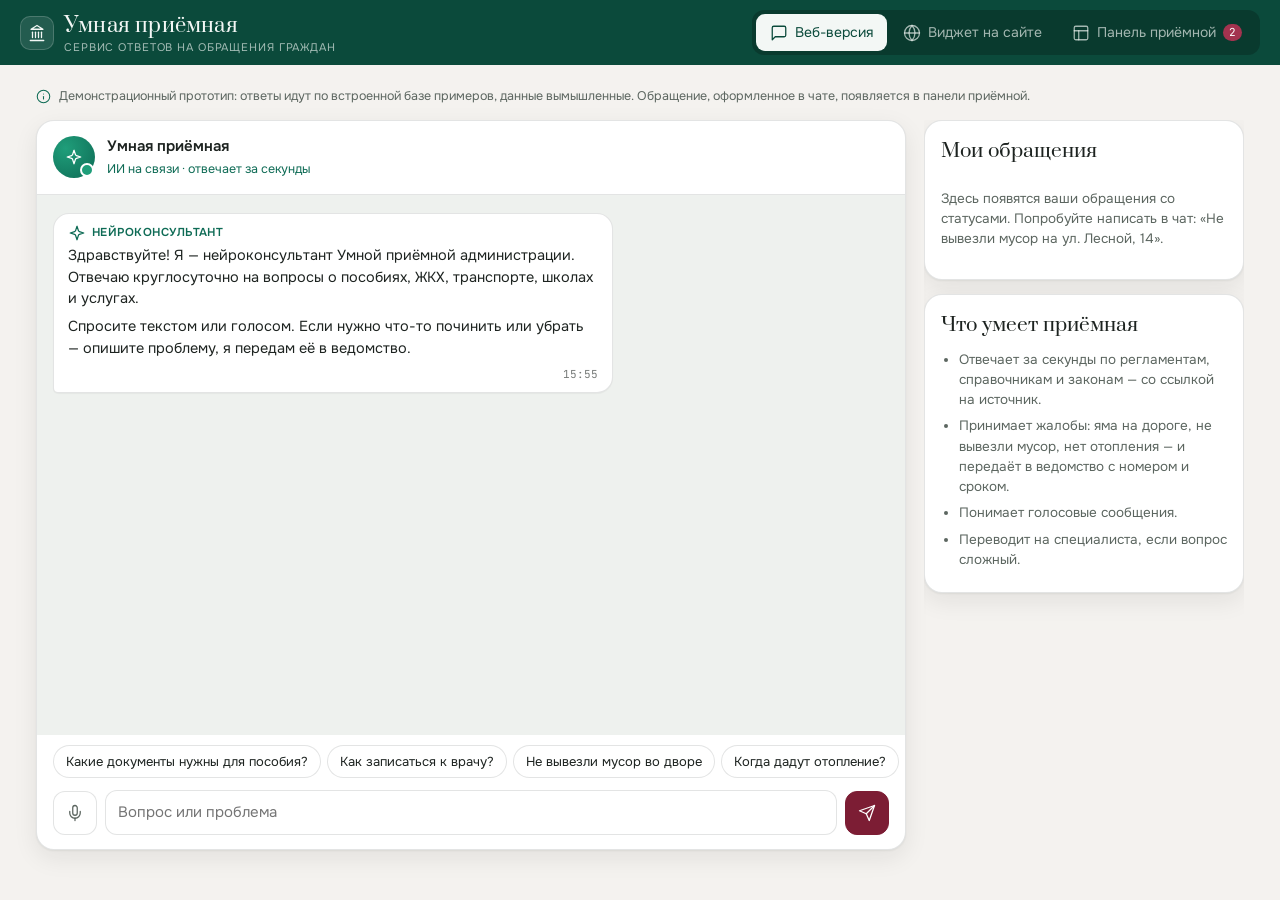
<file: umnaya-priemnaya-prototype/index.html>
<!doctype html>
<html lang="ru">
<head>
<meta charset="utf-8">
<meta name="viewport" content="width=device-width, initial-scale=1, viewport-fit=cover">
<meta name="robots" content="noindex, nofollow">
<title>Умная приёмная — прототип</title>
<style>@font-face {
  font-family: 'JetBrains Mono';
  font-style: normal;
  font-weight: 400;
  src: url(tDbY2o-flEEny0FZhsfKu5WU4zr3E_BX0PnT8RD8yKxjPQ.ttf) format('truetype');
}
@font-face {
  font-family: 'JetBrains Mono';
  font-style: normal;
  font-weight: 600;
  src: url(tDbY2o-flEEny0FZhsfKu5WU4zr3E_BX0PnT8RD8FqtjPQ.ttf) format('truetype');
}
@font-face {
  font-family: 'Onest';
  font-style: normal;
  font-weight: 400;
  src: url(gNMZW3F-SZuj7zOT0IfSjTS16cPh9R-Zsg.ttf) format('truetype');
}
@font-face {
  font-family: 'Onest';
  font-style: normal;
  font-weight: 600;
  src: url(gNMZW3F-SZuj7zOT0IfSjTS16cPhKxiZsg.ttf) format('truetype');
}
@font-face {
  font-family: 'Onest';
  font-style: normal;
  font-weight: 700;
  src: url(gNMZW3F-SZuj7zOT0IfSjTS16cPhEhiZsg.ttf) format('truetype');
}
@font-face {
  font-family: 'Prata';
  font-style: normal;
  font-weight: 400;
  src: url(6xKhdSpbNNCT-vWI.ttf) format('truetype');
}</style>
<style>
/* Макет: изумрудная полоса-шапка с переключателем трёх видов; под ней — рабочая область вида.
   Изумрудный = ИИ и «сделано», бордовый = главные действия, срочное, «позвать человека». */
:root{
  --bg:#F4F2EF; --surface:#FFFFFF; --surface2:#EEF1EE; --ink:#1D2320; --muted:#5C6660; --line:rgba(29,35,32,.12);
  --band:#0B4A3B; --band-ink:#F3F7F5; --band-muted:rgba(243,247,245,.66);
  --em:#0E6B55; --em2:#1F9E7A; --em-soft:#E2F0EA; --on-em:#FFFFFF;
  --bd:#7C1D34; --bd2:#A3334F; --bd-soft:#F7E7EB; --on-bd:#FFFFFF;
  --warn:#9A6212; --warn-soft:#FBF0DC;
  --bubble-me:#7C1D34; --bubble-me-ink:#FFFFFF;
  --shadow:0 1px 2px rgba(20,30,25,.06),0 8px 24px rgba(20,30,25,.08);
  --display:'Prata',Georgia,'Times New Roman',serif;
  --body:'Onest',system-ui,-apple-system,'Segoe UI',Roboto,sans-serif;
  --mono:'JetBrains Mono',ui-monospace,Menlo,Consolas,monospace;
  --r:14px;
}
@media (prefers-color-scheme:dark){:root:not([data-theme="light"]){
  --bg:#0E1311; --surface:#151C19; --surface2:#1B2420; --ink:#E7EDEA; --muted:#98A59E; --line:rgba(231,237,234,.12);
  --band:#0A3A2F; --band-ink:#EAF3EF; --band-muted:rgba(234,243,239,.62);
  --em:#2FB28A; --em2:#4CC9A1; --em-soft:rgba(47,178,138,.14); --on-em:#08140F;
  --bd:#C2506B; --bd2:#D9738B; --bd-soft:rgba(194,80,107,.16); --on-bd:#FFFFFF;
  --warn:#E0A64A; --warn-soft:rgba(224,166,74,.14);
  --bubble-me:#8E2A42; --bubble-me-ink:#FFFFFF;
  --shadow:0 1px 2px rgba(0,0,0,.3),0 8px 24px rgba(0,0,0,.3); color-scheme:dark}}
:root[data-theme="dark"]{
  --bg:#0E1311; --surface:#151C19; --surface2:#1B2420; --ink:#E7EDEA; --muted:#98A59E; --line:rgba(231,237,234,.12);
  --band:#0A3A2F; --band-ink:#EAF3EF; --band-muted:rgba(234,243,239,.62);
  --em:#2FB28A; --em2:#4CC9A1; --em-soft:rgba(47,178,138,.14); --on-em:#08140F;
  --bd:#C2506B; --bd2:#D9738B; --bd-soft:rgba(194,80,107,.16); --on-bd:#FFFFFF;
  --warn:#E0A64A; --warn-soft:rgba(224,166,74,.14);
  --bubble-me:#8E2A42; --bubble-me-ink:#FFFFFF;
  --shadow:0 1px 2px rgba(0,0,0,.3),0 8px 24px rgba(0,0,0,.3); color-scheme:dark}

*{box-sizing:border-box}
[hidden]{display:none!important}
html,body{height:100%}
body{margin:0;background:var(--bg);color:var(--ink);font:15px/1.5 var(--body)}
button,input,textarea,select{font:inherit;color:inherit}
button{cursor:pointer}
:focus-visible{outline:2px solid var(--em2);outline-offset:2px}
.ic{width:18px;height:18px;flex:none;stroke:currentColor;fill:none;stroke-width:1.7;stroke-linecap:round;stroke-linejoin:round}
.mono{font-family:var(--mono);font-variant-numeric:tabular-nums}

/* шапка */
.band{background:var(--band);color:var(--band-ink);padding-inline:16px;position:sticky;top:env(safe-area-inset-top,0px);z-index:20}
.band-in{max-width:1240px;margin:0 auto;display:flex;align-items:center;gap:18px;min-height:64px;flex-wrap:wrap;padding-block:10px}
.brand{display:flex;align-items:center;gap:10px;margin-right:auto}
.brand-mark{width:34px;height:34px;border-radius:10px;background:rgba(255,255,255,.1);display:grid;place-items:center;border:1px solid rgba(255,255,255,.18)}
.brand b{font-family:var(--display);font-weight:400;font-size:20px;letter-spacing:.01em}
.brand small{display:block;font-size:11px;color:var(--band-muted);letter-spacing:.08em;text-transform:uppercase;line-height:1.2}
.seg{display:flex;background:rgba(0,0,0,.22);border-radius:12px;padding:4px;gap:2px;overflow-x:auto;max-width:100%}
.seg button{border:0;background:transparent;color:var(--band-muted);padding:8px 14px;border-radius:9px;display:flex;align-items:center;gap:7px;white-space:nowrap;font-weight:500;font-size:14px}
.seg button[aria-selected="true"]{background:var(--band-ink);color:var(--band)}
.seg .cnt{background:var(--bd2);color:#fff;border-radius:99px;font-size:11px;padding:0 6px;font-family:var(--mono)}

.wrap{max-width:1240px;margin:0 auto;padding-inline:16px;padding-block:22px 40px}
.demo-note{font-size:12.5px;color:var(--muted);display:flex;gap:8px;align-items:center;margin-bottom:14px}
.demo-note .ic{width:15px;height:15px;color:var(--em)}

/* чат (общий для веб-версии и виджета) */
.chat{display:flex;flex-direction:column;min-height:0;height:100%}
.chat-head{display:flex;align-items:center;gap:12px;padding:14px 16px;border-bottom:1px solid var(--line)}
.ava{width:42px;height:42px;border-radius:50%;background:radial-gradient(circle at 30% 30%,var(--em2),var(--em));display:grid;place-items:center;color:var(--on-em);flex:none;position:relative}
.ava::after{content:"";position:absolute;right:1px;bottom:1px;width:10px;height:10px;border-radius:50%;background:var(--em2);border:2px solid var(--surface)}
.chat-head b{display:block;font-weight:600}
.chat-head span{font-size:12.5px;color:var(--em)}
.msgs{flex:1;overflow-y:auto;padding:18px 16px;display:flex;flex-direction:column;gap:12px;min-height:0;background:var(--surface2)}
.m{max-width:min(560px,86%);padding:10px 14px;border-radius:16px;font-size:14.5px;line-height:1.5;box-shadow:0 1px 1px rgba(0,0,0,.04)}
.m.ai{background:var(--surface);border:1px solid var(--line);border-bottom-left-radius:5px;align-self:flex-start}
.m.me{background:var(--bubble-me);color:var(--bubble-me-ink);border-bottom-right-radius:5px;align-self:flex-end}
.m.sys{align-self:center;background:var(--em-soft);color:var(--em);font-size:13px;border-radius:99px;padding:6px 14px;text-align:center;max-width:94%}
.m.spec{background:var(--surface);border:1px solid var(--bd2);border-bottom-left-radius:5px;align-self:flex-start}
.m .who{font-size:11.5px;font-weight:600;letter-spacing:.04em;text-transform:uppercase;color:var(--em);margin-bottom:3px;display:flex;align-items:center;gap:6px}
.m.spec .who{color:var(--bd2)}
.m ol,.m ul{margin:6px 0;padding-left:20px}
.m p{margin:0 0 6px}.m p:last-child{margin:0}
.src{margin-top:8px;padding-top:7px;border-top:1px dashed var(--line);font-size:12px;color:var(--muted);display:flex;gap:6px;align-items:flex-start}
.src .ic{width:14px;height:14px;margin-top:2px}
.meta{font-size:11px;opacity:.6;margin-top:4px;text-align:right;font-family:var(--mono)}
.voice{display:flex;align-items:center;gap:10px}
.voice .wave{display:flex;gap:2px;align-items:center;height:20px}
.voice .wave i{width:3px;border-radius:2px;background:currentColor;opacity:.75}
.voice-tx{font-size:12.5px;opacity:.85;margin-top:6px;font-style:italic}
.acts{display:flex;flex-wrap:wrap;gap:6px;margin-top:9px}
.chip{border:1px solid var(--line);background:var(--surface);border-radius:99px;padding:6px 12px;font-size:13px;display:inline-flex;gap:6px;align-items:center}
.chip:hover{border-color:var(--em2);color:var(--em)}
.chip.hot{border-color:var(--bd2);color:var(--bd2)}
.chip.hot:hover{background:var(--bd-soft)}
.appeal-card{margin-top:9px;border:1px solid var(--line);border-radius:12px;padding:10px 12px;background:var(--surface2);font-size:13.5px;display:grid;gap:3px}
.appeal-card .n{font-family:var(--mono);font-weight:600;color:var(--bd2)}
.typing{display:flex;gap:4px;padding:12px 14px}
.typing i{width:7px;height:7px;border-radius:50%;background:var(--em2);animation:bl 1s infinite}
.typing i:nth-child(2){animation-delay:.15s}.typing i:nth-child(3){animation-delay:.3s}
@keyframes bl{0%,80%,100%{opacity:.25}40%{opacity:1}}
.quick{display:flex;gap:6px;overflow-x:auto;padding:10px 16px 0;scrollbar-width:none}
.quick .chip{white-space:nowrap}
.composer{display:flex;gap:8px;padding:12px 16px 14px;align-items:flex-end}
.composer textarea{flex:1;min-width:0;resize:none;border:1px solid var(--line);border-radius:12px;background:var(--surface);padding:10px 12px;min-height:44px;max-height:120px}
.ibtn{width:44px;height:44px;border-radius:12px;border:1px solid var(--line);background:var(--surface);display:grid;place-items:center;flex:none;color:var(--muted)}
.ibtn:hover{color:var(--em);border-color:var(--em2)}
.ibtn.send{background:var(--bd);border-color:var(--bd);color:var(--on-bd)}
.ibtn.send:hover{background:var(--bd2);color:var(--on-bd)}

/* веб-версия */
.web{display:grid;grid-template-columns:minmax(0,1fr) 320px;gap:18px;height:calc(100vh - 170px);min-height:560px}
.web .card{background:var(--surface);border:1px solid var(--line);border-radius:18px;overflow:hidden;box-shadow:var(--shadow);min-height:0}
.side{display:flex;flex-direction:column;gap:14px;min-height:0;overflow-y:auto}
.side .card{padding:16px}
.h3{font-family:var(--display);font-weight:400;font-size:19px;margin:0 0 10px;text-wrap:balance}
.my-list{display:grid;gap:8px}
.my{border:1px solid var(--line);border-radius:12px;padding:10px 12px;font-size:13.5px;display:grid;gap:4px}
.my .row{display:flex;justify-content:space-between;gap:8px;align-items:center}
.empty{color:var(--muted);font-size:13.5px}
.hint li{margin-bottom:6px}
.hint{margin:0;padding-left:18px;font-size:13.5px;color:var(--muted)}

/* статусы */
.st{display:inline-flex;align-items:center;gap:5px;font-size:12px;font-weight:600;padding:2px 9px;border-radius:99px;white-space:nowrap}
.st::before{content:"";width:6px;height:6px;border-radius:50%;background:currentColor}
.st.new{background:var(--bd-soft);color:var(--bd2)}
.st.in_work{background:var(--warn-soft);color:var(--warn)}
.st.answered{background:var(--em-soft);color:var(--em)}
.st.overdue{background:var(--bd);color:var(--on-bd)}
.st.overdue::before{background:var(--on-bd)}

/* виджет на сайте учреждения */
.site{background:var(--surface);border:1px solid var(--line);border-radius:18px;overflow:hidden;box-shadow:var(--shadow);position:relative;min-height:620px}
.site-top{display:flex;align-items:center;gap:12px;padding:14px 22px;border-bottom:1px solid var(--line);flex-wrap:wrap}
.gerb{width:40px;height:46px;border-radius:6px 6px 20px 20px;background:linear-gradient(var(--em),var(--band));display:grid;place-items:center;color:#fff;flex:none}
.site-top b{font-family:var(--display);font-weight:400;font-size:18px;line-height:1.2}
.site-top small{display:block;color:var(--muted);font-size:12px}
.site-nav{display:flex;gap:18px;padding:10px 22px;background:var(--surface2);font-size:13.5px;color:var(--muted);overflow-x:auto;white-space:nowrap}
.site-body{padding:26px 22px 120px;display:grid;grid-template-columns:minmax(0,1.3fr) minmax(0,1fr);gap:24px}
.site-body h2{font-family:var(--display);font-weight:400;font-size:28px;line-height:1.2;margin:0 0 10px;text-wrap:balance}
.site-body p{color:var(--muted);margin:0 0 12px;max-width:60ch}
.news{display:grid;gap:10px}
.news div{border-bottom:1px solid var(--line);padding-bottom:10px;font-size:14px}
.news time{display:block;font-family:var(--mono);font-size:11.5px;color:var(--muted)}
.fab{position:absolute;right:22px;bottom:22px;display:flex;align-items:center;gap:10px;background:var(--bd);color:var(--on-bd);border:0;border-radius:99px;padding:8px 18px 8px 8px;box-shadow:var(--shadow);font-weight:600}
.fab .ava{width:38px;height:38px}
.fab .ava::after{border-color:var(--bd)}
.wbox{position:absolute;right:22px;bottom:84px;width:min(380px,calc(100% - 28px));height:min(540px,calc(100% - 110px));background:var(--surface);border:1px solid var(--line);border-radius:18px;box-shadow:0 20px 50px rgba(0,0,0,.22);overflow:hidden;display:flex;flex-direction:column}
.wbox .x{margin-left:auto;background:none;border:0;color:var(--muted);padding:6px}
.snippet{margin-top:18px;background:var(--surface2);border:1px solid var(--line);border-radius:12px;padding:12px 14px;font-family:var(--mono);font-size:12px;overflow-x:auto;white-space:pre;color:var(--ink)}

/* панель приёмной */
.pgrid{display:grid;grid-template-columns:220px minmax(0,1fr);gap:18px;align-items:start}
.pgrid>*,.web>*,.site-body>*{min-width:0}
.pnav{display:flex;flex-direction:column;gap:2px;position:sticky;top:90px}
.pnav button{display:flex;gap:10px;align-items:center;border:0;background:transparent;padding:10px 12px;border-radius:10px;text-align:left;color:var(--muted);font-weight:500}
.pnav button[aria-selected="true"]{background:var(--surface);color:var(--ink);box-shadow:var(--shadow)}
.pnav button[aria-selected="true"] .ic{color:var(--em)}
.pnav .who{margin-top:14px;padding:12px;border-top:1px solid var(--line);font-size:12.5px;color:var(--muted)}
.kpis{display:grid;grid-template-columns:repeat(5,minmax(0,1fr));gap:12px;margin-bottom:18px}
.kpi{background:var(--surface);border:1px solid var(--line);border-radius:var(--r);padding:14px}
.kpi small{display:block;color:var(--muted);font-size:12px;line-height:1.3;min-height:31px}
.kpi b{font-family:var(--mono);font-size:24px;font-weight:600;display:block;margin-top:4px}
.kpi.ai b{color:var(--em)} .kpi.alarm b{color:var(--bd2)}
.kpi em{font-style:normal;font-size:12px;color:var(--muted)}
.panel{background:var(--surface);border:1px solid var(--line);border-radius:18px;box-shadow:var(--shadow);overflow:hidden}
.ptitle{display:flex;align-items:center;gap:12px;padding:16px 18px;border-bottom:1px solid var(--line);flex-wrap:wrap}
.ptitle h2{font-family:var(--display);font-weight:400;font-size:22px;margin:0;margin-right:auto}
.filters{display:flex;gap:6px;flex-wrap:wrap}
.filters button{border:1px solid var(--line);background:transparent;border-radius:99px;padding:5px 12px;font-size:13px;color:var(--muted)}
.filters button[aria-pressed="true"]{background:var(--em-soft);border-color:transparent;color:var(--em);font-weight:600}
.tbl-wrap{overflow-x:auto}
table{width:100%;border-collapse:collapse;font-size:14px;min-width:720px}
th{text-align:left;font-size:11.5px;letter-spacing:.06em;text-transform:uppercase;color:var(--muted);font-weight:600;padding:10px 18px;border-bottom:1px solid var(--line)}
td{padding:12px 18px;border-bottom:1px solid var(--line);vertical-align:top}
tr.row{cursor:pointer}
tr.row:hover td{background:var(--surface2)}
tr.fresh td{animation:fr 2.4s ease-out}
@keyframes fr{from{background:var(--bd-soft)}to{background:transparent}}
td .sub{display:block;color:var(--muted);font-size:12.5px}
.due{font-family:var(--mono);font-size:12.5px}
.due.bad{color:var(--bd2);font-weight:600}
.btn{display:inline-flex;align-items:center;gap:8px;border-radius:11px;padding:9px 16px;font-weight:600;border:1px solid transparent;font-size:14px}
.btn.pri{background:var(--bd);color:var(--on-bd)}
.btn.pri:hover{background:var(--bd2)}
.btn.em{background:var(--em);color:var(--on-em)}
.btn.ghost{background:transparent;border-color:var(--line)}
.btn.ghost:hover{border-color:var(--em2);color:var(--em)}
.btn .ic{width:16px;height:16px}

/* карточка обращения */
.drawer-bg{position:fixed;inset:0;background:rgba(10,20,15,.45);z-index:40}
.drawer{position:fixed;top:0;right:0;bottom:0;width:min(520px,100%);background:var(--surface);z-index:41;display:flex;flex-direction:column;box-shadow:-10px 0 40px rgba(0,0,0,.2);padding-top:env(safe-area-inset-top,0px);padding-bottom:env(safe-area-inset-bottom,0px)}
.dh{display:flex;align-items:center;gap:10px;padding:16px 20px;border-bottom:1px solid var(--line)}
.dh .n{font-family:var(--mono);font-weight:600;font-size:16px}
.db{flex:1;overflow-y:auto;padding:18px 20px;display:grid;gap:16px;align-content:start}
.kv{display:grid;grid-template-columns:120px minmax(0,1fr);gap:6px 12px;font-size:14px}
.kv dt{color:var(--muted)}.kv dd{margin:0}
.quote{background:var(--surface2);border-radius:12px;padding:12px 14px;font-size:14px}
.ai-draft{border:1px solid var(--em2);border-radius:12px;padding:12px 14px;background:var(--em-soft)}
.ai-draft .lbl{font-size:11.5px;font-weight:600;letter-spacing:.06em;text-transform:uppercase;color:var(--em);display:flex;gap:6px;align-items:center;margin-bottom:6px}
.ai-draft textarea{width:100%;min-height:120px;border:1px solid var(--line);background:var(--surface);border-radius:10px;padding:10px;resize:vertical}
.log{display:grid;gap:8px;font-size:13px}
.log div{display:flex;gap:10px}
.log time{font-family:var(--mono);color:var(--muted);flex:none}
.df{display:flex;gap:8px;padding:14px 20px;border-top:1px solid var(--line);flex-wrap:wrap}
.df select{border:1px solid var(--line);border-radius:11px;background:var(--surface);padding:8px 10px;min-width:0;flex:1}

/* аналитика */
.an{display:grid;grid-template-columns:minmax(0,1.2fr) minmax(0,1fr);gap:18px;padding:18px}
.bars{display:grid;gap:10px}
.bar{display:grid;grid-template-columns:150px minmax(0,1fr) 54px;gap:10px;align-items:center;font-size:13.5px}
.bar .t{height:10px;border-radius:99px;background:var(--surface2);overflow:hidden}
.bar .t i{display:block;height:100%;background:var(--em);border-radius:99px}
.bar .v{font-family:var(--mono);text-align:right;font-size:12.5px}
.chart svg{width:100%;height:auto;display:block}
.cap{font-size:12px;color:var(--muted);margin-top:6px}
.split{display:flex;height:14px;border-radius:99px;overflow:hidden;margin:10px 0 6px}
.split i:first-child{background:var(--em)}.split i:last-child{background:var(--bd2)}
.legend{display:flex;gap:16px;font-size:12.5px;color:var(--muted);flex-wrap:wrap}
.legend span::before{content:"";display:inline-block;width:9px;height:9px;border-radius:3px;margin-right:6px;background:var(--em)}
.legend span.b::before{background:var(--bd2)}

/* база знаний и расход */
.kb{padding:6px 0}
.unans{padding:16px 18px;border-top:1px solid var(--line)}
.unans li{display:flex;justify-content:space-between;gap:10px;align-items:center;padding:8px 0;border-bottom:1px dashed var(--line);font-size:14px;flex-wrap:wrap}
.unans ul{list-style:none;margin:0;padding:0}
.bill{padding:18px;display:grid;gap:18px}
.bill table{min-width:520px}
.bill td.num,.bill th.num{text-align:right;font-family:var(--mono)}
.total td{font-weight:700;border-bottom:0}
.meter{height:10px;background:var(--surface2);border-radius:99px;overflow:hidden}
.meter i{display:block;height:100%;background:var(--em)}

.toast{position:fixed;left:50%;bottom:calc(24px + env(safe-area-inset-bottom,0px));transform:translateX(-50%);background:var(--ink);color:var(--bg);padding:10px 18px;border-radius:12px;font-size:14px;z-index:60;box-shadow:var(--shadow);max-width:calc(100% - 32px)}

@media (max-width:980px){
  .web{grid-template-columns:1fr;height:auto}
  .web>.card{height:70vh;min-height:520px}
  .pgrid{grid-template-columns:1fr}
  .pnav{position:static;flex-direction:row;overflow-x:auto}
  .pnav .who{display:none}
  .pnav button{white-space:nowrap}
  .kpis{grid-template-columns:repeat(2,minmax(0,1fr))}
  .an{grid-template-columns:1fr}
  .site-body{grid-template-columns:1fr}
}
@media (max-width:560px){
  .brand small{display:none}
  .seg button span.l{display:none}
  .seg button{padding:8px 12px}
  .bar{grid-template-columns:110px minmax(0,1fr) 44px}
  .kv{grid-template-columns:96px minmax(0,1fr)}
  .fab span{display:none}.fab{padding:8px}
}
@media (prefers-reduced-motion:reduce){*{animation:none!important;transition:none!important}}
</style>
</head>
<body>


<header class="band">
  <div class="band-in">
    <div class="brand">
      <div class="brand-mark" id="brandIc"></div>
      <div><b>Умная приёмная</b><small>Сервис ответов на обращения граждан</small></div>
    </div>
    <nav class="seg" role="tablist" aria-label="Вид прототипа">
      <button role="tab" data-view="web" aria-selected="true"><span data-ic="message"></span><span class="l">Веб-версия</span></button>
      <button role="tab" data-view="widget" aria-selected="false"><span data-ic="globe"></span><span class="l">Виджет на сайте</span></button>
      <button role="tab" data-view="panel" aria-selected="false"><span data-ic="layout"></span><span class="l">Панель приёмной</span><span class="cnt mono" id="newCnt" hidden>0</span></button>
    </nav>
  </div>
</header>

<main class="wrap">
  <div class="demo-note"><span data-ic="info"></span>Демонстрационный прототип: ответы идут по встроенной базе примеров, данные вымышленные. Обращение, оформленное в чате, появляется в панели приёмной.</div>

  <!-- ВЕБ-ВЕРСИЯ -->
  <section id="v-web">
    <div class="web">
      <div class="card"><div class="chat" id="chatWeb"></div></div>
      <aside class="side">
        <div class="card">
          <h3 class="h3">Мои обращения</h3>
          <div class="my-list" id="myList"></div>
        </div>
        <div class="card">
          <h3 class="h3">Что умеет приёмная</h3>
          <ul class="hint">
            <li>Отвечает за секунды по регламентам, справочникам и законам — со ссылкой на источник.</li>
            <li>Принимает жалобы: яма на дороге, не вывезли мусор, нет отопления — и передаёт в ведомство с номером и сроком.</li>
            <li>Понимает голосовые сообщения.</li>
            <li>Переводит на специалиста, если вопрос сложный.</li>
          </ul>
        </div>
      </aside>
    </div>
  </section>

  <!-- ВИДЖЕТ -->
  <section id="v-widget" hidden>
    <div class="site">
      <div class="site-top">
        <div class="gerb"><span data-ic="landmark"></span></div>
        <div><b>Администрация городского округа</b><small>Официальный сайт · пример</small></div>
      </div>
      <div class="site-nav"><span>Об администрации</span><span>Жителям</span><span>Бизнесу</span><span>Документы</span><span>Новости</span><span>Контакты</span></div>
      <div class="site-body">
        <div>
          <h2>Приём граждан по личным вопросам</h2>
          <p>Приём ведут глава округа и заместители по предварительной записи. Для быстрых вопросов о пособиях, ЖКХ, транспорте и услугах воспользуйтесь Умной приёмной — кнопка в правом нижнем углу.</p>
          <p>Виджет подключается к любому сайту одной строкой кода, без доработки самого сайта:</p>
          <div class="snippet">&lt;script src="https://priem.example.ru/widget.js"
        data-org="gorodskoy-okrug" async&gt;&lt;/script&gt;</div>
        </div>
        <div class="news">
          <div><time>28.09.2026</time>График подачи тепла: отопительный сезон начинается 1 октября</div>
          <div><time>25.09.2026</time>Изменение маршрута автобуса № 12 на время ремонта моста</div>
          <div><time>22.09.2026</time>Приём заявлений в первый класс на 2027 год: сроки и документы</div>
          <div><time>19.09.2026</time>Итоги весеннего благоустройства дворов</div>
        </div>
      </div>
      <div class="wbox" id="wbox" hidden><div class="chat" id="chatWidget"></div></div>
      <button class="fab" id="fab"><div class="ava"><span data-ic="sparkles"></span></div><span>Задать вопрос</span></button>
    </div>
  </section>

  <!-- ПАНЕЛЬ -->
  <section id="v-panel" hidden>
    <div class="pgrid">
      <nav class="pnav" role="tablist" aria-label="Разделы панели">
        <button data-p="appeals" aria-selected="true"><span data-ic="inbox"></span>Обращения</button>
        <button data-p="stats" aria-selected="false"><span data-ic="chart"></span>Аналитика</button>
        <button data-p="kb" aria-selected="false"><span data-ic="book"></span>База знаний</button>
        <button data-p="bill" aria-selected="false"><span data-ic="wallet"></span>Расход</button>
        <div class="who">Вы вошли как<br><b>Оператор приёмной</b><br>Смирнова А. В.</div>
      </nav>
      <div id="pbody"></div>
    </div>
  </section>
</main>

<div id="drawerRoot"></div>
<div class="toast" id="toast" hidden></div>

<script>
/* иконки: пути lucide */
const ICONS={
  message:'<path d="M21 15a2 2 0 0 1-2 2H7l-4 4V5a2 2 0 0 1 2-2h14a2 2 0 0 1 2 2z"/>',
  globe:'<circle cx="12" cy="12" r="10"/><path d="M2 12h20"/><path d="M12 2a15.3 15.3 0 0 1 4 10 15.3 15.3 0 0 1-4 10 15.3 15.3 0 0 1-4-10 15.3 15.3 0 0 1 4-10z"/>',
  layout:'<rect width="18" height="18" x="3" y="3" rx="2"/><path d="M3 9h18"/><path d="M9 21V9"/>',
  info:'<circle cx="12" cy="12" r="10"/><path d="M12 16v-4"/><path d="M12 8h.01"/>',
  send:'<path d="m22 2-7 20-4-9-9-4Z"/><path d="M22 2 11 13"/>',
  mic:'<path d="M12 2a3 3 0 0 0-3 3v7a3 3 0 0 0 6 0V5a3 3 0 0 0-3-3Z"/><path d="M19 10v2a7 7 0 0 1-14 0v-2"/><path d="M12 19v3"/>',
  sparkles:'<path d="m12 3-1.9 5.8a2 2 0 0 1-1.3 1.3L3 12l5.8 1.9a2 2 0 0 1 1.3 1.3L12 21l1.9-5.8a2 2 0 0 1 1.3-1.3L21 12l-5.8-1.9a2 2 0 0 1-1.3-1.3Z"/>',
  landmark:'<path d="M3 22h18"/><path d="M6 18v-7"/><path d="M10 18v-7"/><path d="M14 18v-7"/><path d="M18 18v-7"/><path d="M12 2 20 7H4z"/>',
  inbox:'<path d="M22 12h-6l-2 3h-4l-2-3H2"/><path d="M5.45 5.11 2 12v6a2 2 0 0 0 2 2h16a2 2 0 0 0 2-2v-6l-3.45-6.89A2 2 0 0 0 16.76 4H7.24a2 2 0 0 0-1.79 1.11z"/>',
  chart:'<path d="M3 3v18h18"/><path d="M18 17V9"/><path d="M13 17V5"/><path d="M8 17v-3"/>',
  book:'<path d="M2 3h6a4 4 0 0 1 4 4v14a3 3 0 0 0-3-3H2z"/><path d="M22 3h-6a4 4 0 0 0-4 4v14a3 3 0 0 1 3-3h7z"/>',
  wallet:'<path d="M21 12V7H5a2 2 0 0 1 0-4h14v4"/><path d="M3 5v14a2 2 0 0 0 2 2h16v-5"/><path d="M18 12a2 2 0 0 0 0 4h4v-4Z"/>',
  file:'<path d="M14.5 2H6a2 2 0 0 0-2 2v16a2 2 0 0 0 2 2h12a2 2 0 0 0 2-2V7.5L14.5 2z"/><path d="M14 2v6h6"/>',
  user:'<circle cx="12" cy="8" r="4"/><path d="M4 21a8 8 0 0 1 16 0"/>',
  x:'<path d="M18 6 6 18"/><path d="m6 6 12 12"/>',
  check:'<path d="M20 6 9 17l-5-5"/>',
  alert:'<path d="m21.73 18-8-14a2 2 0 0 0-3.48 0l-8 14A2 2 0 0 0 4 21h16a2 2 0 0 0 1.73-3Z"/><path d="M12 9v4"/><path d="M12 17h.01"/>',
  pin:'<path d="M20 10c0 6-8 12-8 12s-8-6-8-12a8 8 0 0 1 16 0Z"/><circle cx="12" cy="10" r="3"/>',
  arrow:'<path d="M5 12h14"/><path d="m12 5 7 7-7 7"/>',
  thumb:'<path d="M7 10v12"/><path d="M15 5.88 14 10h5.83a2 2 0 0 1 1.92 2.56l-2.33 8A2 2 0 0 1 17.5 22H4a2 2 0 0 1-2-2v-8a2 2 0 0 1 2-2h2.76a2 2 0 0 0 1.79-1.11L12 2a3.13 3.13 0 0 1 3 3.88Z"/>',
  upload:'<path d="M21 15v4a2 2 0 0 1-2 2H5a2 2 0 0 1-2-2v-4"/><path d="m17 8-5-5-5 5"/><path d="M12 3v12"/>',
  plus:'<path d="M5 12h14"/><path d="M12 5v14"/>',
  phone:'<path d="M22 16.92v3a2 2 0 0 1-2.18 2 19.8 19.8 0 0 1-8.63-3.07 19.5 19.5 0 0 1-6-6A19.8 19.8 0 0 1 2.12 4.18 2 2 0 0 1 4.11 2h3a2 2 0 0 1 2 1.72c.13.96.36 1.9.7 2.81a2 2 0 0 1-.45 2.11L8.09 9.91a16 16 0 0 0 6 6l1.27-1.27a2 2 0 0 1 2.11-.45c.91.34 1.85.57 2.81.7A2 2 0 0 1 22 16.92z"/>'
};
const ic=(n,c='')=>`<svg class="ic ${c}" viewBox="0 0 24 24" aria-hidden="true">${ICONS[n]||''}</svg>`;
const paintIcons=(root=document)=>root.querySelectorAll('[data-ic]').forEach(e=>{e.outerHTML=ic(e.dataset.ic)});
document.getElementById('brandIc').innerHTML=ic('landmark');

const esc=s=>String(s).replace(/[&<>"]/g,c=>({'&':'&amp;','<':'&lt;','>':'&gt;','"':'&quot;'}[c]));
const now=()=>new Date();
const hhmm=d=>d.toLocaleTimeString('ru-RU',{hour:'2-digit',minute:'2-digit'});
const dm=d=>d.toLocaleDateString('ru-RU',{day:'2-digit',month:'2-digit'});
const rub=n=>n.toLocaleString('ru-RU')+' ₽';
function toast(t){const el=document.getElementById('toast');el.textContent=t;el.hidden=false;clearTimeout(toast.t);toast.t=setTimeout(()=>el.hidden=true,2600)}

/* ── база знаний (пример) ─────────────────────────────── */
const KB=[
  {k:['пособ','единое','ебп','детск'],src:'Регламент назначения единого пособия, раздел 2',a:`<p>Единое пособие на детей оформляется через Госуслуги, в МФЦ или клиентской службе Социального фонда.</p><p>Что понадобится:</p><ol><li>Паспорт заявителя.</li><li>Свидетельства о рождении детей.</li><li>Свидетельство о браке или разводе, если есть.</li><li>СНИЛС всех членов семьи.</li><li>Реквизиты банковского счёта (карта «Мир»).</li></ol><p>Решение принимают за 10 рабочих дней.</p>`},
  {k:['врач','поликлин','запис','талон','терапевт'],src:'Справочник учреждений здравоохранения округа',a:`<p>Записаться к врачу можно тремя способами:</p><ul><li>на Госуслугах, раздел «Запись к врачу»;</li><li>по единому номеру <b class="mono">122</b>;</li><li>в регистратуре своей поликлиники.</li></ul><p>Если нужен вызов врача на дом при температуре выше 38 °C — звоните 122 до 14:00.</p>`},
  {k:['школ','первый класс','1 класс','зачисл'],src:'Порядок приёма в общеобразовательные организации, п. 17',a:`<p>Заявления в 1 класс принимают на Госуслугах и в школе:</p><ul><li>с 1 апреля — дети, живущие на закреплённой территории, и льготники;</li><li>с 6 июля — все остальные, при наличии мест.</li></ul><p>С собой: паспорт родителя, свидетельство о рождении, документ о регистрации ребёнка по месту жительства.</p>`},
  {k:['садик','детский сад','детсад','очеред'],src:'Регламент постановки на учёт в детские сады',a:`<p>Поставить ребёнка в очередь в детский сад можно на Госуслугах с рождения. Номер в очереди виден в личном кабинете. Комплектование групп проходит с 1 мая по 31 августа.</p>`},
  {k:['автобус','маршрут','транспорт','проезд','расписан'],src:'Реестр муниципальных маршрутов, редакция 25.09.2026',a:`<p>С 25 сентября автобус № 12 идёт в объезд моста по ул. Лесной, интервал — 15 минут. Остальные маршруты без изменений.</p><p>Льготный проезд для пенсионеров и школьников оформляется в МФЦ по паспорту и СНИЛС.</p>`},
  {k:['отоплен','тепло','отопит','батаре'],src:'Постановление о начале отопительного сезона 2026–2027',a:`<p>Отопительный сезон в округе начинается 1 октября. Подача тепла в жилые дома идёт поэтапно в течение 5–7 дней: сначала школы, детские сады и больницы, затем жилые дома.</p><p>Если после 8 октября батареи холодные, напишите адрес — я оформлю обращение в Управление ЖКХ.</p>`},
  {k:['вод','отключ','горяч'],src:'График плановых отключений ресурсоснабжающих организаций',a:`<p>Плановые отключения горячей воды на этой неделе: ул. Ленина 10–24 и ул. Мира 3–15, с 30 сентября по 2 октября. Если воды нет по другому адресу — напишите его, я оформлю обращение.</p>`},
  {k:['справк','мфц','состав семьи','документ'],src:'Перечень услуг МФЦ округа',a:`<p>Справки и большинство документов выдаёт МФЦ: ул. Советская, 21, пн–сб с 8:00 до 20:00. Записаться можно на сайте МФЦ или по телефону <span class="mono">8 800 000-00-00</span> (номер для примера).</p>`},
];
/* темы обращений → ведомство и срок ответа */
const TOPICS=[
  {id:'road',name:'Дороги',k:['яма','ямы','яму','ямк','дорог','асфальт','выбоин','тротуар'],dept:'Управление благоустройства',sla:72},
  {id:'trash',name:'Вывоз мусора',k:['мусор','контейнер','свалк','не вывез'],dept:'Управление благоустройства',sla:48},
  {id:'heat',name:'Отопление',k:['холодн','нет отоплен','не греют','нет тепла'],dept:'Управление ЖКХ',sla:24},
  {id:'light',name:'Освещение',k:['фонар','не горит','освещен','темно'],dept:'Управление благоустройства',sla:72},
  {id:'leak',name:'Аварии ЖКХ',k:['протека','прорыв','затопил','течёт','течет','нет воды'],dept:'Управление ЖКХ',sla:12},
];
const EMERG=['пожар','горит дом','дтп','авари на дорог','умира','без сознан','взрыв'];
const HUMAN=['оператор','специалист','человек','живой'];
const QUICK=['Какие документы нужны для пособия?','Как записаться к врачу?','Не вывезли мусор во дворе','Когда дадут отопление?','Изменения в маршрутах автобусов'];

/* ── состояние ─────────────────────────────── */
const S={
  view:'web', ptab:'appeals', filter:'all', widgetOpen:false,
  msgs:[], pending:null, seq:1248, typing:false,
  appeals:[], unanswered:[
    {q:'Можно ли оформить парковочное разрешение многодетным онлайн?',n:14},
    {q:'Куда сдать старые батарейки?',n:9},
    {q:'Как получить компенсацию за газификацию участка?',n:6},
  ],
};
const dH=h=>new Date(Date.now()+h*3600e3);
S.appeals=[
  {n:'УП-001247',topic:'Отопление',dept:'Управление ЖКХ',text:'В подъезде холодные батареи, остальные квартиры тоже жалуются.',addr:'ул. Мира, 7, подъезд 2',who:'Житель · веб-версия',status:'in_work',at:dH(-5),due:dH(19),log:[[dH(-5),'Обращение создано ИИ'],[dH(-4.6),'Передано в Управление ЖКХ'],[dH(-2),'Взято в работу: Кузнецов И. П.']]},
  {n:'УП-001246',topic:'Дороги',dept:'Управление благоустройства',text:'Глубокая яма на выезде со двора, машины бьют колёса.',addr:'ул. Лесная, 14',who:'Житель · виджет на сайте',status:'new',at:dH(-9),due:dH(63),log:[[dH(-9),'Обращение создано ИИ'],[dH(-9),'Передано в Управление благоустройства']]},
  {n:'УП-001243',topic:'Освещение',dept:'Управление благоустройства',text:'Третью неделю не горят два фонаря у школы № 5.',addr:'ул. Школьная, 3',who:'Житель · веб-версия',status:'new',at:dH(-80),due:dH(-8),log:[[dH(-80),'Обращение создано ИИ'],[dH(-80),'Передано в Управление благоустройства'],[dH(-8),'Срок ответа истёк']]},
  {n:'УП-001240',topic:'Вывоз мусора',dept:'Управление благоустройства',text:'Контейнерная площадка переполнена с выходных.',addr:'пр. Победы, 41',who:'Житель · веб-версия',status:'answered',at:dH(-30),due:dH(18),answer:'Площадка очищена 28.09 в 11:40, региональному оператору выставлено замечание.',log:[[dH(-30),'Обращение создано ИИ'],[dH(-26),'Взято в работу'],[dH(-20),'Дан ответ, гражданин уведомлён']]},
];
const STATUS={new:'Новое',in_work:'В работе',answered:'Ответ дан',overdue:'Просрочено'};

/* ── чат ─────────────────────────────── */
function greet(){
  S.msgs.push({r:'ai',t:now(),h:`<p>Здравствуйте! Я — нейроконсультант Умной приёмной администрации. Отвечаю круглосуточно на вопросы о пособиях, ЖКХ, транспорте, школах и услугах.</p><p>Спросите текстом или голосом. Если нужно что-то починить или убрать — опишите проблему, я передам её в ведомство.</p>`});
}
function push(m){m.t=m.t||now();S.msgs.push(m);renderChats()}
function aiSay(h,extra={}){S.typing=true;renderChats();setTimeout(()=>{S.typing=false;push({r:'ai',h,...extra})},700+Math.random()*500)}

const has=(t,arr)=>arr.some(k=>t.includes(k));
function onUser(text,voice){
  text=text.trim(); if(!text)return;
  push(voice?{r:'me',voice:true,h:esc(text)}:{r:'me',h:esc(text)});
  const t=text.toLowerCase();
  if(S.pending){return finishAppeal(text)}
  if(has(t,EMERG)){return aiSay(`<p><b>Если есть угроза жизни — звоните сразу:</b></p><ul><li>единый номер экстренных служб <b class="mono">112</b>;</li><li>пожарная охрана <b class="mono">101</b>, скорая <b class="mono">103</b>.</li></ul><p>Умная приёмная не заменяет экстренные службы.</p>`)}
  if(has(t,HUMAN)){return toHuman(text)}
  const topic=TOPICS.find(x=>has(t,x.k));
  const kb=bestKB(t);
  // вопрос про отопление без жалобы — справка; жалоба — обращение
  if(topic && !(kb && topic.id==='heat' && !has(t,['холодн','не греют','нет тепла']))){
    const addr=extractAddr(text);
    S.pending={topic,text,addr};
    if(addr){return finishAppeal(null)}
    return aiSay(`<p>Понял: <b>${topic.name.toLowerCase()}</b>. Оформлю обращение в <b>${topic.dept}</b>.</p><p>Напишите, пожалуйста, точный адрес: улицу и номер дома.</p>`,{acts:[['pin','ул. Лесная, 14'],['pin','пр. Победы, 41']]});
  }
  if(kb){return aiSay(kb.a,{src:kb.src,acts:[['thumb','Помогло'],['user','Позвать специалиста','hot']]})}
  S.unanswered.unshift({q:text,n:1});
  aiSay(`<p>В моей базе пока нет точного ответа на этот вопрос. Чтобы не ошибиться, я передал его специалисту — он ответит здесь же в рабочее время.</p>`,{acts:[['user','Позвать специалиста','hot']]});
}
function bestKB(t){let best=null,sc=0;for(const e of KB){const s=e.k.filter(k=>t.includes(k)).length;if(s>sc){sc=s;best=e}}return best}
function extractAddr(s){const m=s.match(/((?:ул\.?|улиц[аеы]|пр\.?|просп\w*|пер\.?|бульв\w*)\s*[А-ЯЁа-яё\-]+[^,.]*?,?\s*(?:д\.?\s*)?\d+[а-я]?)/i);return m?m[1]:null}
function finishAppeal(addrText){
  const p=S.pending; if(addrText!==null) p.addr=addrText.trim();
  S.pending=null;
  const n='УП-00'+(++S.seq), at=now(), due=new Date(at.getTime()+p.topic.sla*3600e3);
  const a={n,topic:p.topic.name,dept:p.topic.dept,text:p.text,addr:p.addr,who:'Вы · '+(S.view==='widget'?'виджет на сайте':'веб-версия'),status:'new',at,due,fresh:true,mine:true,log:[[at,'Обращение создано ИИ'],[at,'Передано в '+p.topic.dept]]};
  S.appeals.unshift(a);
  aiSay(`<p>Обращение зарегистрировано и передано в ведомство. Я сообщу здесь, когда его возьмут в работу и дадут ответ.</p>`,{card:a});
  renderMy();renderBadge();if(S.view==='panel')renderPanel();
}
function toHuman(text){
  aiSay(`<p>Подключаю специалиста приёмной. Среднее время ожидания в рабочие часы — 4 минуты. История диалога сохранится, повторять ничего не нужно.</p>`);
  setTimeout(()=>push({r:'spec',who:'Специалист · Смирнова А. В.',h:'<p>Здравствуйте! Вижу ваш вопрос, уточняю у профильного отдела и вернусь с ответом в этом окне.</p>'}),2600);
}
function voiceDemo(){
  const samples=['У нас во дворе на улице Лесной, 14 уже неделю не вывозят мусор','Какие документы нужны для единого пособия на ребёнка?','Как записаться к терапевту?'];
  const s=samples[Math.floor(Math.random()*samples.length)];
  onUser(s,true);
}

function msgHTML(m){
  if(m.r==='sys')return `<div class="m sys">${m.h}</div>`;
  let inner='';
  if(m.r==='ai')inner+=`<div class="who">${ic('sparkles')}Нейроконсультант</div>`;
  if(m.r==='spec')inner+=`<div class="who">${ic('user')}${esc(m.who)}</div>`;
  if(m.voice){const bars=[6,12,18,9,14,20,11,7,16,10,5,13,17,8].map(h=>`<i style="height:${h}px"></i>`).join('');inner+=`<div class="voice">${ic('mic')}<span class="wave">${bars}</span><span class="mono">0:0${4+Math.floor(m.h.length%5)}</span></div><div class="voice-tx">Распознано: ${m.h}</div>`}
  else inner+=m.h;
  if(m.card){const a=m.card;inner+=`<div class="appeal-card"><span class="n">${a.n}</span><span>${esc(a.topic)} · ${esc(a.addr||'')}</span><span>Ведомство: ${esc(a.dept)}</span><span>Ответ до: <b class="mono">${dm(a.due)} ${hhmm(a.due)}</b></span></div>`}
  if(m.src)inner+=`<div class="src">${ic('file')}<span>Источник: ${esc(m.src)}</span></div>`;
  if(m.acts)inner+=`<div class="acts">${m.acts.map(([i,l,c])=>`<button class="chip ${c||''}" data-act="${esc(l)}">${ic(i)}${esc(l)}</button>`).join('')}</div>`;
  inner+=`<div class="meta">${hhmm(m.t)}</div>`;
  return `<div class="m ${m.r}">${inner}</div>`;
}
function chatShell(id,compact){
  return `<div class="chat-head"><div class="ava">${ic('sparkles')}</div><div><b>Умная приёмная</b><span>ИИ на связи · отвечает за секунды</span></div>${compact?`<button class="x" data-close aria-label="Свернуть">${ic('x')}</button>`:''}</div>
  <div class="msgs" id="${id}-msgs" aria-live="polite"></div>
  <div class="quick">${QUICK.map(q=>`<button class="chip" data-q="${esc(q)}">${esc(q)}</button>`).join('')}</div>
  <form class="composer" data-form>
    <button type="button" class="ibtn" data-voice title="Голосовое сообщение (в демо — пример записи)" aria-label="Голосовое сообщение">${ic('mic')}</button>
    <textarea id="${id}-in" rows="1" placeholder="Вопрос или проблема"></textarea>
    <button class="ibtn send" aria-label="Отправить">${ic('send')}</button>
  </form>`;
}
function mountChat(id,compact){
  const root=document.getElementById(id); root.innerHTML=chatShell(id,compact);
  const inp=root.querySelector('textarea');
  root.querySelector('[data-form]').addEventListener('submit',e=>{e.preventDefault();const v=inp.value;inp.value='';onUser(v)});
  inp.addEventListener('keydown',e=>{if(e.key==='Enter'&&!e.shiftKey){e.preventDefault();const v=inp.value;inp.value='';onUser(v)}});
  root.querySelector('[data-voice]').addEventListener('click',voiceDemo);
  root.addEventListener('click',e=>{
    const q=e.target.closest('[data-q]');if(q)return onUser(q.dataset.q);
    const a=e.target.closest('[data-act]');if(a){const l=a.dataset.act;
      if(l==='Помогло'){push({r:'sys',h:'Спасибо за оценку — она помогает улучшать ответы'});return}
      if(l==='Позвать специалиста'){push({r:'me',h:'Позовите специалиста'});return toHuman()}
      return onUser(l)}
    if(e.target.closest('[data-close]')){S.widgetOpen=false;renderWidget()}
  });
}
function renderChats(){
  for(const id of ['chatWeb','chatWidget']){
    const box=document.getElementById(id+'-msgs'); if(!box)continue;
    box.innerHTML=S.msgs.map(msgHTML).join('')+(S.typing?'<div class="m ai typing"><i></i><i></i><i></i></div>':'');
    box.scrollTop=box.scrollHeight;
  }
}
function renderMy(){
  const mine=S.appeals.filter(a=>a.mine), el=document.getElementById('myList');
  el.innerHTML=mine.length?mine.map(a=>`<div class="my"><div class="row"><b class="mono">${a.n}</b><span class="st ${stOf(a)}">${STATUS[stOf(a)]}</span></div><span>${esc(a.topic)} · ${esc(a.addr||'')}</span><span class="empty">Ответ до ${dm(a.due)} ${hhmm(a.due)}</span></div>`).join('')
  :`<p class="empty">Здесь появятся ваши обращения со статусами. Попробуйте написать в чат: «Не вывезли мусор на ул. Лесной, 14».</p>`;
}
const stOf=a=>a.status!=='answered'&&a.due<now()?'overdue':a.status;
function renderBadge(){const n=S.appeals.filter(a=>a.status==='new').length,b=document.getElementById('newCnt');b.textContent=n;b.hidden=!n}

/* ── виджет ─────────────────────────────── */
function renderWidget(){
  document.getElementById('wbox').hidden=!S.widgetOpen;
  document.getElementById('fab').hidden=S.widgetOpen;
  if(S.widgetOpen)renderChats();
}
document.getElementById('fab').addEventListener('click',()=>{S.widgetOpen=true;renderWidget();setTimeout(()=>document.getElementById('chatWidget-in')?.focus(),50)});

/* ── панель ─────────────────────────────── */
function kpis(){
  const open=S.appeals.filter(a=>a.status!=='answered').length, over=S.appeals.filter(a=>stOf(a)==='overdue').length;
  return `<div class="kpis">
    <div class="kpi ai"><small>Вопросов к ИИ сегодня</small><b>1 284</b><em>+12 % к среднему</em></div>
    <div class="kpi ai"><small>Закрыто ИИ без человека</small><b>87 %</b><em>цель — 80 %</em></div>
    <div class="kpi ai"><small>Среднее время ответа</small><b>4,8 с</b><em>медиана 3,9 с</em></div>
    <div class="kpi"><small>Обращений в работе</small><b>${open}</b><em>по всем ведомствам</em></div>
    <div class="kpi alarm"><small>Просрочено</small><b>${over}</b><em>требуют внимания</em></div>
  </div>`;
}
function pAppeals(){
  const F=[['all','Все'],['new','Новые'],['in_work','В работе'],['overdue','Просрочено'],['answered','Ответ дан']];
  const list=S.appeals.filter(a=>S.filter==='all'||stOf(a)===S.filter);
  return kpis()+`<div class="panel"><div class="ptitle"><h2>Обращения граждан</h2><div class="filters">${F.map(([k,l])=>`<button data-f="${k}" aria-pressed="${S.filter===k}">${l}</button>`).join('')}</div></div>
  <div class="tbl-wrap"><table><thead><tr><th>Номер</th><th>Суть</th><th>Ведомство</th><th>Статус</th><th>Ответить до</th></tr></thead><tbody>
  ${list.map(a=>{const s=stOf(a);return `<tr class="row ${a.fresh?'fresh':''}" data-open="${a.n}"><td><b class="mono">${a.n}</b><span class="sub">${dm(a.at)} ${hhmm(a.at)}</span></td><td>${esc(a.topic)}<span class="sub">${esc(a.addr||'')}</span></td><td>${esc(a.dept)}</td><td><span class="st ${s}">${STATUS[s]}</span></td><td><span class="due ${s==='overdue'?'bad':''}">${a.status==='answered'?'—':dm(a.due)+' '+hhmm(a.due)}</span></td></tr>`}).join('')||`<tr><td colspan="5" class="empty">Нет обращений с таким статусом.</td></tr>`}
  </tbody></table></div></div>`;
}
function pStats(){
  const T=[['Пособия и выплаты',318],['ЖКХ и отопление',264],['Транспорт',187],['Здравоохранение',171],['Школы и детсады',142],['Благоустройство',119],['Документы и МФЦ',83]];
  const max=T[0][1];
  const hours=[12,6,4,3,5,14,38,71,96,110,104,98,92,101,95,88,90,97,84,66,52,41,28,18];
  const W=560,H=150,pad=24,bw=(W-pad*2)/hours.length,hm=120;
  const bars=hours.map((v,i)=>{const h=v/hm*(H-40);return `<rect x="${pad+i*bw+2}" y="${H-20-h}" width="${bw-4}" height="${h}" rx="2" fill="${i>=8&&i<=18?'var(--em)':'var(--em2)'}" opacity="${i>=8&&i<=18?1:.45}"/>`}).join('');
  const lbl=[0,6,12,18,23].map(i=>`<text x="${pad+i*bw+bw/2}" y="${H-4}" font-size="11" text-anchor="middle" fill="var(--muted)" font-family="JetBrains Mono,monospace">${String(i).padStart(2,'0')}:00</text>`).join('');
  return kpis()+`<div class="panel"><div class="ptitle"><h2>Аналитика за сентябрь</h2></div>
  <div class="an">
    <div><h3 class="h3">О чём спрашивают</h3><div class="bars">${T.map(([n,v])=>`<div class="bar"><span>${n}</span><span class="t"><i style="width:${v/max*100}%"></i></span><span class="v">${v}</span></div>`).join('')}</div><p class="cap">Число диалогов по темам, тыс. Всего 1,28 млн сообщений.</p></div>
    <div>
      <h3 class="h3">Кто ответил</h3>
      <div class="split"><i style="width:87%"></i><i style="width:13%"></i></div>
      <div class="legend"><span>ИИ сам — 87 %</span><span class="b">Специалист — 13 %</span></div>
      <h3 class="h3" style="margin-top:22px">Нагрузка по часам</h3>
      <div class="chart"><svg viewBox="0 0 ${W} ${H}" role="img" aria-label="Среднее число диалогов по часам суток">${bars}${lbl}</svg></div>
      <p class="cap">Треть вопросов приходит вне рабочего времени — на них отвечает только ИИ.</p>
      <h3 class="h3" style="margin-top:22px">Оценка ответов</h3>
      <div class="split"><i style="width:91%"></i><i style="width:9%"></i></div>
      <div class="legend"><span>«Помогло» — 91 %</span><span class="b">«Не помогло» — 9 %</span></div>
    </div>
  </div></div>`;
}
const DOCS=[['Регламент назначения единого пособия','Регламент',48200],['Справочник учреждений здравоохранения','Справка',31600],['Порядок приёма в школы и детсады','Регламент',27400],['Жилищный кодекс РФ (разделы для граждан)','Закон',212000],['Частые вопросы жителей, 2025–2026','Ответы',64800],['Реестр муниципальных маршрутов','Справка',18900],['Федеральный закон № 59-ФЗ','Закон',41300]];
function pKB(){
  const total=DOCS.reduce((s,d)=>s+d[2],0);
  return `<div class="panel"><div class="ptitle"><h2>База знаний</h2><button class="btn pri" data-upload>${ic('upload')}Загрузить документ</button></div>
  <div class="tbl-wrap"><table><thead><tr><th>Документ</th><th>Вид</th><th style="text-align:right">Знаков</th><th style="text-align:right">Обработка</th><th>Статус</th></tr></thead><tbody>
  ${DOCS.map(d=>`<tr><td>${esc(d[0])}</td><td>${d[1]}</td><td class="mono" style="text-align:right">${d[2].toLocaleString('ru-RU')}</td><td class="mono" style="text-align:right">${rub(Math.ceil(d[2]/1000)*100)}</td><td><span class="st answered">В работе ИИ</span></td></tr>`).join('')}
  <tr class="total"><td>Итого</td><td></td><td class="mono" style="text-align:right">${total.toLocaleString('ru-RU')}</td><td class="mono" style="text-align:right">${rub(Math.ceil(total/1000)*100)}</td><td></td></tr>
  </tbody></table></div>
  <div class="unans"><h3 class="h3">Вопросы без ответа</h3><p class="empty" style="margin:0 0 8px">ИИ не нашёл ответа в базе и передал вопрос специалисту. Добавьте ответ — в следующий раз ИИ ответит сам.</p>
  <ul>${S.unanswered.map((u,i)=>`<li><span>${esc(u.q)} <span class="empty mono">· ${u.n} раз</span></span><button class="btn ghost" data-addans="${i}">${ic('plus')}Добавить ответ</button></li>`).join('')}</ul></div></div>`;
}
function pBill(){
  const req=38420, chars=444200, cap=500000;
  const r1=req*10, r2=Math.ceil(chars/1000)*100;
  return `<div class="panel"><div class="ptitle"><h2>Расход за сентябрь</h2></div><div class="bill">
  <div class="tbl-wrap"><table><thead><tr><th>Позиция</th><th class="num">Количество</th><th class="num">Цена</th><th class="num">Сумма</th></tr></thead><tbody>
  <tr><td>Ответы гражданам (запросы)</td><td class="num">${req.toLocaleString('ru-RU')}</td><td class="num">10 ₽</td><td class="num">${rub(r1)}</td></tr>
  <tr><td>Обработка информации базы знаний</td><td class="num">${chars.toLocaleString('ru-RU')} зн.</td><td class="num">100 ₽ / 1000 зн.</td><td class="num">${rub(r2)}</td></tr>
  <tr class="total"><td>Итого к акту</td><td></td><td></td><td class="num">${rub(r1+r2)}</td></tr></tbody></table></div>
  <div><div style="display:flex;justify-content:space-between;font-size:13.5px;margin-bottom:6px"><span>Месячный лимит бюджета</span><span class="mono">${rub(r1+r2)} из ${rub(cap)}</span></div><div class="meter"><i style="width:${Math.min(100,(r1+r2)/cap*100)}%"></i></div><p class="cap">При 90 % лимита руководитель получит уведомление. При 100 % ИИ перейдёт на шаблонные ответы, сложные вопросы уйдут операторам.</p></div>
  </div></div>`;
}
function renderPanel(){
  const b=document.getElementById('pbody');
  b.innerHTML={appeals:pAppeals,stats:pStats,kb:pKB,bill:pBill}[S.ptab]();
  document.querySelectorAll('.pnav [data-p]').forEach(x=>x.setAttribute('aria-selected',x.dataset.p===S.ptab));
  S.appeals.forEach(a=>a.fresh=false);
}
document.querySelector('.pnav').addEventListener('click',e=>{const b=e.target.closest('[data-p]');if(b){S.ptab=b.dataset.p;renderPanel()}});
document.getElementById('pbody').addEventListener('click',e=>{
  const f=e.target.closest('[data-f]');if(f){S.filter=f.dataset.f;return renderPanel()}
  const r=e.target.closest('[data-open]');if(r)return openAppeal(r.dataset.open);
  if(e.target.closest('[data-upload]'))return toast('В рабочей версии: PDF, DOCX или текст. ИИ разберёт документ за несколько минут.');
  const u=e.target.closest('[data-addans]');if(u){S.unanswered.splice(+u.dataset.addans,1);renderPanel();toast('Ответ добавлен в базу знаний')}
});

/* карточка обращения */
function draftFor(a){
  const m={'Отопление':'Здравствуйте! Заявка по вашему адресу передана в управляющую компанию. Сегодня до 18:00 специалисты проверят стояк и запустят подачу тепла в подъезд.','Дороги':'Здравствуйте! Выбоина включена в план ямочного ремонта. Работы выполнят до конца недели, после ремонта мы сообщим вам здесь.','Вывоз мусора':'Здравствуйте! Региональному оператору направлено требование. Площадку очистят в течение суток, график вывоза будет проверен.','Освещение':'Здравствуйте! Бригада подрядчика заменит светильники в течение 3 рабочих дней.','Аварии ЖКХ':'Здравствуйте! Аварийная бригада выехала по вашему адресу.'};
  return m[a.topic]||'Здравствуйте! Ваше обращение рассмотрено.';
}
function openAppeal(n){
  const a=S.appeals.find(x=>x.n===n),s=stOf(a),root=document.getElementById('drawerRoot');
  root.innerHTML=`<div class="drawer-bg" data-x></div><aside class="drawer" role="dialog" aria-label="Обращение ${a.n}">
    <div class="dh"><span class="n">${a.n}</span><span class="st ${s}">${STATUS[s]}</span><button class="x btn ghost" data-x style="margin-left:auto;padding:6px" aria-label="Закрыть">${ic('x')}</button></div>
    <div class="db">
      <dl class="kv"><dt>Тема</dt><dd>${esc(a.topic)}</dd><dt>Адрес</dt><dd>${esc(a.addr||'—')}</dd><dt>Ведомство</dt><dd>${esc(a.dept)}</dd><dt>Источник</dt><dd>${esc(a.who)}</dd><dt>Ответить до</dt><dd class="mono ${s==='overdue'?'due bad':''}">${dm(a.due)} ${hhmm(a.due)}</dd></dl>
      <div class="quote">${esc(a.text)}</div>
      ${a.status==='answered'?`<div class="ai-draft"><div class="lbl">${ic('check')}Ответ отправлен</div>${esc(a.answer||'')}</div>`:
      `<div class="ai-draft"><div class="lbl">${ic('sparkles')}Черновик ответа от ИИ</div><textarea id="ansText">${esc(draftFor(a))}</textarea></div>`}
      <div><h3 class="h3">История</h3><div class="log">${a.log.map(([t,l])=>`<div><time>${dm(t)} ${hhmm(t)}</time><span>${esc(l)}</span></div>`).join('')}</div></div>
    </div>
    ${a.status==='answered'?'':`<div class="df">
      ${a.status==='new'?`<button class="btn ghost" data-take>${ic('check')}Взять в работу</button>`:''}
      <select id="reroute" aria-label="Передать в ведомство"><option value="">Передать в другое ведомство…</option><option>Управление ЖКХ</option><option>Управление благоустройства</option><option>Управление образования</option><option>Отдел соцзащиты</option></select>
      <button class="btn pri" data-answer>${ic('send')}Отправить ответ</button>
    </div>`}
  </aside>`;
  root.onclick=e=>{
    if(e.target.closest('[data-x]'))return root.innerHTML='';
    if(e.target.closest('[data-take]')){a.status='in_work';a.log.push([now(),'Взято в работу: Смирнова А. В.']);
      if(a.mine)push({r:'sys',h:`Обращение ${a.n} взято в работу · ${esc(a.dept)}`});
      afterChange(a,'Обращение взято в работу');}
    if(e.target.closest('[data-answer]')){const txt=document.getElementById('ansText').value.trim();if(!txt)return toast('Напишите текст ответа');
      a.status='answered';a.answer=txt;a.log.push([now(),'Дан ответ, гражданин уведомлён']);
      if(a.mine)push({r:'spec',who:a.dept,h:`<p><b class="mono">${a.n}</b></p><p>${esc(txt)}</p>`,acts:[['thumb','Помогло'],['user','Позвать специалиста','hot']]});
      afterChange(a,a.mine?'Ответ отправлен — откройте «Веб-версию», он уже в чате':'Ответ отправлен гражданину');}
  };
  root.querySelector('#reroute')?.addEventListener('change',e=>{if(!e.target.value)return;a.dept=e.target.value;a.log.push([now(),'Передано в '+a.dept]);afterChange(a,'Передано: '+a.dept)});
}
function afterChange(a,msg){renderPanel();renderMy();renderBadge();openAppeal(a.n);toast(msg)}

/* ── переключение видов ─────────────────────────────── */
function setView(v){
  S.view=v;
  document.querySelectorAll('.seg [data-view]').forEach(b=>b.setAttribute('aria-selected',b.dataset.view===v));
  for(const k of ['web','widget','panel'])document.getElementById('v-'+k).hidden=k!==v;
  if(v==='panel')renderPanel();
  if(v==='widget')renderWidget();
  if(v==='web')renderChats();
  try{localStorage.setItem('up-view',v)}catch(e){}
}
document.querySelector('.seg').addEventListener('click',e=>{const b=e.target.closest('[data-view]');if(b)setView(b.dataset.view)});
document.addEventListener('keydown',e=>{if(e.key==='Escape')document.getElementById('drawerRoot').innerHTML=''});

/* старт */
paintIcons();
greet();
mountChat('chatWeb',false);
mountChat('chatWidget',true);
renderChats();renderMy();renderBadge();
let v0='web';try{v0=localStorage.getItem('up-view')||'web'}catch(e){}
if(location.hash==='#panel'||location.hash==='#widget')v0=location.hash.slice(1);
setView(v0);
</script>

</body>
</html>
</file>
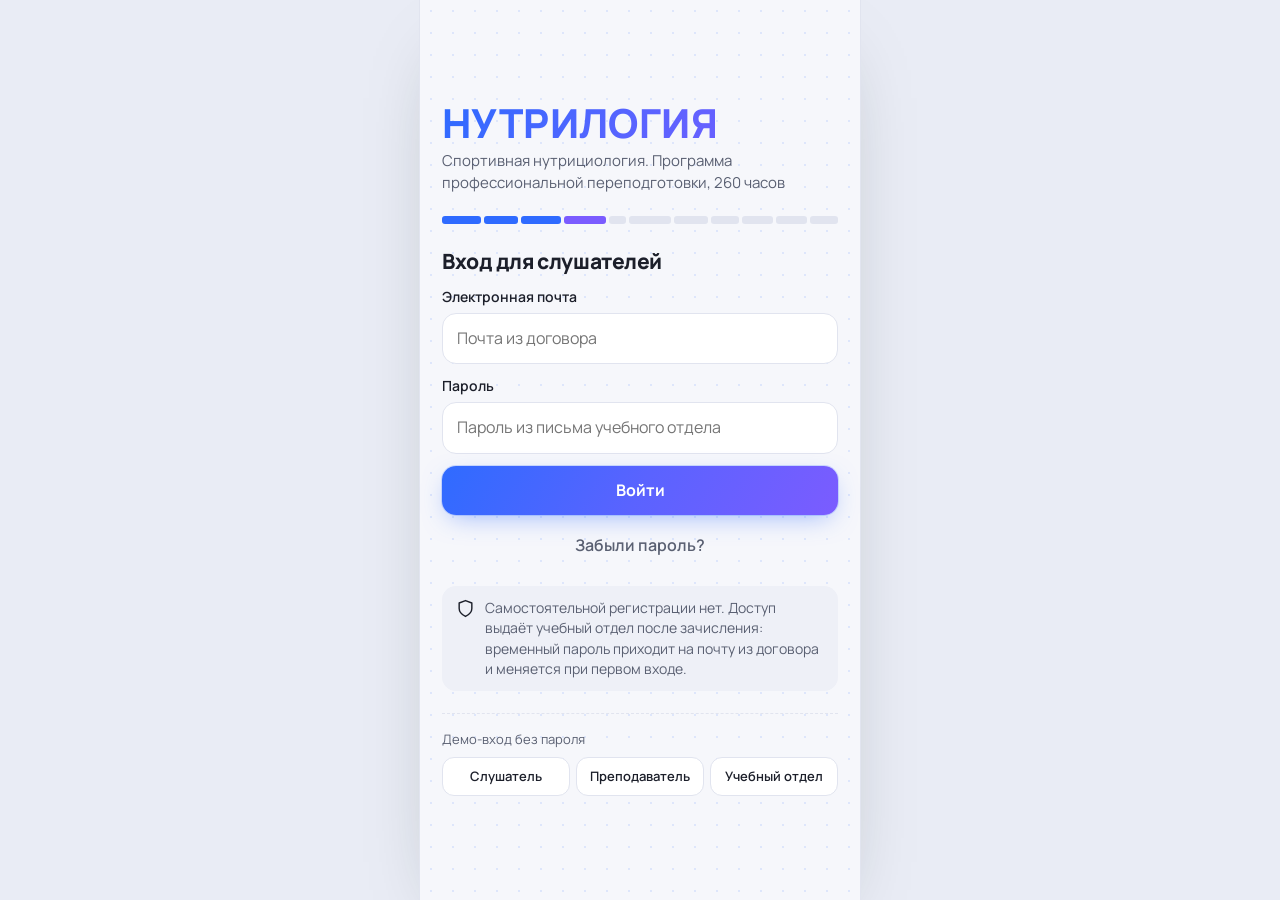
<file: nutrilogia-kp/prototype.html>
<!doctype html>
<html lang="ru">
<head>
<meta charset="utf-8">
<meta name="viewport" content="width=device-width, initial-scale=1, viewport-fit=cover">
<title>НУТРИЛОГИЯ — платформа спортивных нутрициологов</title>
<link rel="preconnect" href="https://fonts.googleapis.com">
<link rel="preconnect" href="https://fonts.gstatic.com" crossorigin>
<link href="https://fonts.googleapis.com/css2?family=Manrope:wght@400;500;600;700;800&display=swap" rel="stylesheet">
<style>
:root{
  --desk:#E9ECF5;
  --bg:#F6F7FB; --surface:#FFFFFF; --surface2:#EEF0F7;
  --ink:#1C1F2A; --muted:#5A6072; --line:#E1E4EF;
  --leaf:#2F6BFF; --leaf-d:#1F4FD6; --leaf-soft:#E8EFFF;
  --tomato:#E5484D; --tomato-press:#C93A3F;
  --cobalt:#7B5CFF; --cobalt-soft:#F0EBFF;
  --gold:#6A4DF0; --gold-soft:#F0EBFF;
  --grad:linear-gradient(120deg,#2F6BFF 0%,#5A63FF 50%,#7B5CFF 100%);
  --glow:0 0 0 1px rgba(47,107,255,.2),0 8px 26px -8px rgba(47,107,255,.5);
  --shadow:0 1px 2px rgba(28,31,42,.04),0 12px 30px -16px rgba(40,50,110,.28);
  --display:'Manrope','Segoe UI',Roboto,Arial,sans-serif;
  --body:'Manrope','Segoe UI',Roboto,Arial,sans-serif;
  box-sizing:border-box;
  padding-top:env(safe-area-inset-top,0px);
  padding-bottom:env(safe-area-inset-bottom,0px);
}
@media (prefers-color-scheme: dark){
  :root:not([data-theme="light"]){
    --desk:#0B0D14; --bg:#10131C; --surface:#171B26; --surface2:#1D2230;
    --ink:#EDEFF6; --muted:#9AA1B6; --line:#2A3042;
    --leaf:#5B8BFF; --leaf-d:#7FA4FF; --leaf-soft:#1A2548;
    --tomato:#FF6B6F; --tomato-press:#F05458;
    --cobalt:#9B84FF; --cobalt-soft:#261F4A;
    --gold:#A792FF; --gold-soft:#261F4A;
    --shadow:0 1px 2px rgba(0,0,0,.3),0 10px 26px -14px rgba(0,0,0,.6);
  }
}
:root[data-theme="dark"]{
  --desk:#0B0D14; --bg:#10131C; --surface:#171B26; --surface2:#1D2230;
    --ink:#EDEFF6; --muted:#9AA1B6; --line:#2A3042;
    --leaf:#5B8BFF; --leaf-d:#7FA4FF; --leaf-soft:#1A2548;
    --tomato:#FF6B6F; --tomato-press:#F05458;
    --cobalt:#9B84FF; --cobalt-soft:#261F4A;
    --gold:#A792FF; --gold-soft:#261F4A;
    --shadow:0 1px 2px rgba(0,0,0,.3),0 10px 26px -14px rgba(0,0,0,.6);
}
html{height:100%;scroll-padding-top:env(safe-area-inset-top,0px)}
*,*::before,*::after{box-sizing:inherit}
body{margin:0;min-height:100%;background:var(--desk);color:var(--ink);font-family:var(--body);font-size:16px;line-height:1.45;-webkit-font-smoothing:antialiased}
button,input,textarea{font:inherit;color:inherit}
button{border:0;background:none;cursor:pointer;padding:0}
button:focus-visible,textarea:focus-visible{outline:3px solid var(--cobalt);outline-offset:2px}
.app{max-width:440px;margin:0 auto;min-height:100vh;background:var(--bg);position:relative}
@media (min-width:600px){.app{box-shadow:0 0 0 1px var(--line),0 30px 80px -40px rgba(19,36,27,.4)}}
main{padding:14px 18px calc(104px + env(safe-area-inset-bottom,0px))}
.sub-mode main{padding-bottom:calc(120px + env(safe-area-inset-bottom,0px))}

h1,h2,h3{font-family:var(--display);font-weight:800;margin:0;letter-spacing:.005em}
h1{font-size:34px;line-height:1.02}
h2{font-size:24px;line-height:1.1}
h3{font-size:20px;line-height:1.15;font-weight:700}
.muted{color:var(--muted)}
.num{font-family:var(--display);font-weight:800}
.sect{margin-top:26px}
.sect-head{display:flex;align-items:baseline;justify-content:space-between;gap:12px;margin-bottom:10px}
.sect-head .muted{font-size:14px}
.ic{width:22px;height:22px;flex:none;stroke:currentColor;fill:none;stroke-width:1.8;stroke-linecap:round;stroke-linejoin:round}
.card{background:var(--surface);border-radius:18px;box-shadow:var(--shadow)}

/* header */
.top{display:flex;justify-content:space-between;align-items:flex-start;gap:12px;padding-top:4px}
.top small{display:block;color:var(--muted);font-size:14px;margin-bottom:2px}
.xp{display:inline-flex;align-items:center;gap:6px;background:var(--gold-soft);border-radius:999px;padding:6px 12px;font-weight:700;font-size:15px;white-space:nowrap}
.xp .ic{width:17px;height:17px;color:var(--gold)}

/* route track (signature) */
.route{margin-top:18px;background:var(--ink);color:#fff;border-radius:24px;padding:18px 16px 16px;position:relative;overflow:hidden}
:root[data-theme="dark"] .route{background:#0B130F}
@media (prefers-color-scheme: dark){:root:not([data-theme="light"]) .route{background:#0B130F}}
.route .rt{display:flex;justify-content:space-between;align-items:flex-end;gap:10px}
.route .big{font-family:var(--display);font-weight:800;font-size:48px;line-height:.9}
.route .big span{font-size:22px;opacity:.6;font-weight:700}
.route .lbl{font-size:14px;opacity:.7}
.route svg{display:block;width:100%;height:auto;margin-top:14px}
.route .foot{display:flex;justify-content:space-between;font-size:13px;opacity:.75;margin-top:6px}

/* next lesson */
.next{padding:16px}
.next .tch{display:flex;align-items:center;gap:10px;margin-top:12px;font-size:14px;color:var(--muted)}
.next .btn{margin-top:14px}
.ava{border-radius:50%;display:grid;place-items:center;color:#fff;font-weight:700;flex:none;width:36px;height:36px;font-size:13px}
.dl{display:flex;gap:12px;align-items:center;padding:14px 16px;margin-top:10px;background:var(--cobalt-soft);border-radius:18px}
.dl .ic{color:var(--cobalt)}
.dl b{display:block;font-size:15px}
.dl small{color:var(--muted);font-size:14px}
.dl .days{margin-left:auto;text-align:right;font-family:var(--display);font-weight:800;font-size:26px;color:var(--cobalt);line-height:1}
.dl .days small{display:block;font-family:var(--body);font-weight:500;font-size:12px}

/* buttons */
.btn{display:inline-flex;align-items:center;justify-content:center;gap:8px;border-radius:14px;padding:13px 18px;font-weight:700;font-size:16px;transition:background .15s,transform .1s}
.btn:active{transform:scale(.98)}
.btn-main{background:var(--tomato);color:#fff}
.btn-main:hover{background:var(--tomato-press)}
.btn-main[disabled]{background:var(--line);color:var(--muted);cursor:not-allowed}
.btn-ghost{background:var(--surface);border:1.5px solid var(--line)}
.btn-soft{background:var(--leaf-soft);color:var(--leaf-d)}
.btn-block{width:100%}
.btn .ic{width:19px;height:19px}

/* case of the day */
.case{padding:16px}
.case .q{font-weight:600;font-size:16px;margin:8px 0 12px}
.opt{display:block;width:100%;text-align:left;border:1.5px solid var(--line);border-radius:14px;padding:11px 13px;margin-bottom:8px;font-size:15px;background:var(--surface)}
.opt.ok{border-color:var(--leaf);background:var(--leaf-soft)}
.opt.bad{border-color:var(--tomato);opacity:.7}
.opt[disabled]{cursor:default}
.expl{font-size:14px;color:var(--muted);background:var(--surface2);border-radius:12px;padding:11px 13px;margin-top:4px}
.chip{display:inline-flex;align-items:center;gap:5px;border-radius:999px;padding:3px 10px;font-size:13px;font-weight:600}
.chip .ic{width:14px;height:14px}
.chip-gold{background:var(--gold-soft);color:var(--gold)}
.chip-leaf{background:var(--leaf-soft);color:var(--leaf-d)}
.chip-cobalt{background:var(--cobalt-soft);color:var(--cobalt)}
.chip-mute{background:var(--surface2);color:var(--muted)}

/* clients */
.hscroll{display:flex;gap:10px;overflow-x:auto;margin:0 -18px;padding:2px 18px 8px;scroll-snap-type:x mandatory}
.hscroll::-webkit-scrollbar{display:none}
.client{flex:none;width:250px;scroll-snap-align:start;padding:14px;text-align:left;display:flex;flex-direction:column;gap:10px}
.clients-grid .client{width:auto}
.client .ch{display:flex;gap:12px;align-items:center}
.client .sp{width:44px;height:44px;border-radius:14px;display:grid;place-items:center;flex:none}
.client .ch b{display:block;font-size:16px;line-height:1.2}
.client .ch small{color:var(--muted);font-size:13px}
.season{display:grid;grid-template-columns:repeat(3,1fr);gap:3px}
.season i{height:6px;border-radius:3px;background:var(--line)}
.season i.on{background:var(--cobalt)}
.season-l{display:flex;justify-content:space-between;font-size:12px;color:var(--muted);margin-top:-5px}
.client.locked{opacity:.6}
.client p{margin:0;font-size:14px;color:var(--muted)}
.clients-grid{display:grid;gap:10px}

/* program */
.hours{padding:16px}
.hours .row{display:flex;justify-content:space-between;align-items:baseline}
.hbar{height:10px;border-radius:5px;background:var(--surface2);overflow:hidden;margin-top:10px;display:flex;gap:2px}
.hbar i{display:block;height:100%}
.mod{display:grid;grid-template-columns:38px 1fr auto;gap:12px;align-items:center;width:100%;text-align:left;padding:13px 14px;margin-bottom:8px}
.mod .no{width:38px;height:38px;border-radius:12px;display:grid;place-items:center;font-family:var(--display);font-weight:800;font-size:19px;background:var(--surface2);color:var(--muted)}
.mod.done .no{background:var(--leaf);color:#fff}
.mod.cur{box-shadow:0 0 0 2px var(--cobalt),var(--shadow)}
.mod.cur .no{background:var(--cobalt);color:#fff}
.mod.lock{opacity:.62}
.mod b{display:block;font-size:15px;line-height:1.25}
.mod small{color:var(--muted);font-size:13px}
.mod .rgt{text-align:right;font-size:13px;color:var(--muted);white-space:nowrap}
.mod .rgt strong{display:block;font-family:var(--display);font-size:20px;color:var(--ink)}
.mprog{height:4px;background:var(--line);border-radius:2px;margin-top:6px;overflow:hidden}
.mprog i{display:block;height:100%;background:var(--cobalt)}

/* teachers */
.tch-card{padding:16px;display:grid;grid-template-columns:64px 1fr;gap:14px;margin-bottom:10px}
.tch-card .ava{width:64px;height:64px;font-size:20px;border-radius:20px}
.tch-card b{display:block;font-size:17px}
.tch-card p{margin:4px 0 8px;font-size:14px;color:var(--muted)}
.tch-card .mods{display:flex;gap:6px;flex-wrap:wrap}

/* lesson */
.back-btn{display:flex;align-items:center;gap:6px;color:var(--muted);font-size:15px;margin:4px 0 10px}
.player{position:relative;margin-top:14px;border-radius:20px;overflow:hidden;background:#0E1A14;aspect-ratio:16/9;width:100%;display:block;color:#fff;text-align:left}
.player .grid{position:absolute;inset:0;opacity:.18}
.player .pbtn{position:absolute;left:50%;top:50%;transform:translate(-50%,-50%);width:62px;height:62px;border-radius:50%;background:var(--tomato);display:grid;place-items:center}
.player .pbtn .ic{fill:#fff;stroke:#fff;width:22px;height:22px;margin-left:3px}
.player .meta{position:absolute;left:14px;bottom:16px;font-size:13px;opacity:.85}
.player .prot{position:absolute;right:12px;top:12px;font-size:12px;opacity:.7;display:flex;gap:5px;align-items:center}
.player .prot .ic{width:14px;height:14px}
.player .pb{position:absolute;left:0;right:0;bottom:0;height:5px;background:rgba(255,255,255,.15)}
.player .pb i{display:block;height:100%;background:var(--tomato);transition:width 2.4s linear}
.segs{display:flex;gap:6px;overflow-x:auto;margin:16px -18px 0;padding:0 18px}
.segs button{flex:none;padding:8px 14px;border-radius:999px;background:var(--surface);border:1.5px solid var(--line);font-size:14px;font-weight:600}
.segs button.act{background:var(--ink);color:var(--bg);border-color:var(--ink)}
.pane{margin-top:14px}
.pane p{margin:0 0 10px}
.lit{padding:12px 14px;margin-bottom:8px;font-size:14px}
.lit b{display:block;font-size:15px}
.tq{padding:14px;margin-bottom:10px}
.tq .q{font-weight:600;margin-bottom:10px}
.task{padding:16px}
.task p{margin:6px 0 12px}
.drop{border:1.5px dashed var(--line);border-radius:14px;padding:14px;text-align:center;color:var(--muted);font-size:14px;width:100%;display:block}
.file{display:flex;align-items:center;gap:10px;background:var(--surface2);border-radius:12px;padding:10px 12px;font-size:14px}
textarea.ta{display:block;width:100%;border:1.5px solid var(--line);border-radius:12px;background:var(--bg);padding:10px 12px;min-height:90px;resize:vertical;font-size:15px;margin-top:10px}
.status{display:flex;gap:10px;align-items:center;padding:14px 16px;border-radius:16px;background:var(--cobalt-soft);margin-top:10px;font-size:15px}
.status .ic{color:var(--cobalt)}
.qa{padding:14px;margin-top:10px}
.qa .msg{display:flex;gap:10px;margin-bottom:12px}
.qa .msg:last-child{margin-bottom:0}
.qa .msg .ava{width:30px;height:30px;font-size:11px}
.qa .msg b{font-size:14px}
.qa .msg p{margin:2px 0 0;font-size:14px}
.actionbar{position:fixed;bottom:0;left:50%;transform:translateX(-50%);width:min(100%,440px);padding:12px 18px calc(12px + env(safe-area-inset-bottom,0px));background:linear-gradient(to top,var(--bg) 70%,transparent);z-index:5}
.actionbar small{display:block;text-align:center;color:var(--muted);font-size:13px;margin-top:6px}

/* profile */
.me{display:flex;gap:14px;align-items:center;padding-top:6px}
.me .ava{width:64px;height:64px;font-size:22px}
.acad{display:grid;grid-template-columns:repeat(3,1fr);gap:8px}
.acad div{padding:12px}
.acad b{display:block;font-family:var(--display);font-weight:800;font-size:28px;line-height:1}
.acad small{color:var(--muted);font-size:13px}
.ladder{display:flex;gap:4px}
.ladder div{flex:1;font-size:12px;color:var(--muted);text-align:center}
.ladder i{display:block;height:6px;border-radius:3px;background:var(--line);margin-bottom:6px}
.ladder .got i{background:var(--gold)}
.ladder .cur{color:var(--ink);font-weight:700}
.diploma{padding:16px;display:grid;grid-template-columns:96px 1fr;gap:14px;align-items:center}
.diploma .paper{aspect-ratio:1/1.41;border-radius:6px;background:var(--surface2);border:1.5px solid var(--line);position:relative;overflow:hidden}
.diploma .paper i{position:absolute;left:12%;right:12%;height:4px;border-radius:2px;background:var(--line)}
.diploma .paper .qr{position:absolute;right:10%;bottom:8%;width:26%;aspect-ratio:1;background:repeating-linear-gradient(90deg,var(--muted) 0 2px,transparent 2px 4px),repeating-linear-gradient(0deg,var(--muted) 0 2px,transparent 2px 4px);opacity:.35;border-radius:2px}
.diploma small{color:var(--muted);font-size:14px}
.pf{display:flex;gap:12px;align-items:center;padding:12px 14px;margin-bottom:8px}
.pf .ic{color:var(--leaf-d)}
.pf div{flex:1;font-size:15px;font-weight:600;line-height:1.25}
.pf small{display:block;font-weight:400;color:var(--muted);font-size:13px}
.rate div{display:flex;gap:12px;align-items:center;padding:10px 16px;border-bottom:1px solid var(--line);font-size:15px}
.rate div:last-child{border:0}
.rate .pos{width:18px;color:var(--muted);font-weight:700}
.rate .nm{flex:1}
.rate .you{background:var(--gold-soft);font-weight:700}
.sup{padding:16px}
.calc{border-top:1px dashed var(--line);border-bottom:1px dashed var(--line);padding:8px 0;margin:12px 0}
.calc div{display:flex;justify-content:space-between;padding:3px 0;font-size:15px}
.calc .tot{font-weight:700;font-size:17px}
.fine{font-size:13px;color:var(--muted);margin-top:8px}
.switch{display:flex;align-items:center;gap:12px;padding:14px 16px;width:100%;text-align:left;margin-top:10px}
.switch div{flex:1}
.switch small{display:block;color:var(--muted);font-size:13px}

/* teacher */
.tbanner{display:flex;align-items:center;gap:10px;background:var(--ink);color:var(--bg);border-radius:16px;padding:12px 14px;font-size:14px}
.tbanner button{margin-left:auto;font-weight:700;text-decoration:underline;color:var(--bg)}
.qitem{display:grid;grid-template-columns:36px 1fr auto;gap:12px;align-items:center;padding:13px 14px;margin-bottom:8px;width:100%;text-align:left}
.qitem b{display:block;font-size:15px;line-height:1.25}
.qitem small{color:var(--muted);font-size:13px}
.kpi{display:grid;grid-template-columns:repeat(3,1fr);gap:8px;margin-top:14px}
.kpi div{padding:12px}
.kpi b{display:block;font-family:var(--display);font-size:28px;font-weight:800;line-height:1}
.kpi small{color:var(--muted);font-size:13px}
.answer{padding:14px;font-size:15px}

/* tabs */
.tabs{position:fixed;bottom:0;left:50%;transform:translateX(-50%);width:min(100%,440px);display:grid;grid-template-columns:repeat(5,1fr);background:var(--surface);border-top:1px solid var(--line);padding:8px 6px calc(8px + env(safe-area-inset-bottom,0px));z-index:5}
.tabs button{display:flex;flex-direction:column;align-items:center;gap:3px;font-size:12px;color:var(--muted);padding:4px 0;border-radius:12px}
.tabs button.act{color:var(--ink);font-weight:700}
.tabs button.act .ic{stroke-width:2.3;color:var(--cobalt)}
.sub-mode .tabs{display:none}

/* layers */
.layer{position:fixed;inset:0;z-index:20;display:flex;align-items:flex-end;justify-content:center;background:rgba(10,20,15,.45)}
.sheet{width:min(100%,440px);background:var(--bg);border-radius:24px 24px 0 0;padding:10px 18px calc(22px + env(safe-area-inset-bottom,0px));max-height:86vh;overflow:auto;animation:up .28s cubic-bezier(.3,.7,.2,1)}
.sheet .grip{width:40px;height:5px;border-radius:5px;background:var(--line);margin:0 auto 14px}
@keyframes up{from{transform:translateY(40px);opacity:0}}
.lv{display:flex;align-items:center;gap:12px;width:100%;text-align:left;padding:12px 14px;margin-bottom:8px}
.lv .st{width:28px;height:28px;border-radius:50%;border:2px solid var(--line);display:grid;place-items:center;font-size:13px;font-weight:700;color:var(--muted);flex:none}
.lv.done .st{background:var(--leaf);border-color:var(--leaf);color:#fff}
.lv.done .st .ic{width:15px;height:15px;stroke-width:3}
.lv.cur{box-shadow:0 0 0 2px var(--cobalt)}
.lv.cur .st{border-color:var(--cobalt);color:var(--cobalt)}
.lv[disabled]{opacity:.55;cursor:default}
.lv span.tx{flex:1;font-weight:600;font-size:15px;line-height:1.25}
.lv small{display:block;font-weight:400;color:var(--muted);font-size:13px}
.toast{position:fixed;left:50%;bottom:calc(92px + env(safe-area-inset-bottom,0px));transform:translateX(-50%);background:var(--ink);color:var(--bg);padding:10px 18px;border-radius:999px;font-weight:600;font-size:14px;z-index:40;white-space:nowrap;animation:up .25s}
.float{position:fixed;z-index:30;font-weight:800;color:var(--gold);pointer-events:none;animation:fl .9s ease-out forwards;font-family:var(--display);font-size:22px}
@keyframes fl{to{transform:translateY(-44px);opacity:0}}
.note{font-size:12px;color:var(--muted);margin-top:22px;text-align:center}
/* вход и учебный отдел */
.login{min-height:100vh;display:flex;flex-direction:column;justify-content:center;padding:24px 22px calc(24px + env(safe-area-inset-bottom,0px))}
.brand{font-family:var(--display);font-weight:800;font-size:40px;line-height:.95;letter-spacing:.01em}
.brand-sub{color:var(--muted);font-size:15px;margin-top:8px}
.brand-track{display:flex;gap:3px;margin:22px 0 26px}
.brand-track i{height:8px;border-radius:3px;background:var(--line)}
.field{display:block;margin-bottom:12px}
.field span{display:block;font-size:14px;font-weight:600;margin-bottom:6px}
.field input{display:block;width:100%;border:1.5px solid var(--line);border-radius:14px;background:var(--surface);padding:13px 14px;font-size:16px}
.field input:focus-visible{outline:3px solid var(--cobalt);outline-offset:1px}
.err{color:var(--tomato);font-size:14px;margin:-4px 0 10px}
.info{display:flex;gap:10px;align-items:flex-start;background:var(--surface2);border-radius:14px;padding:12px 14px;font-size:14px;color:var(--muted);margin-top:16px}
.info .ic{width:19px;height:19px;color:var(--ink);margin-top:1px}
.demo{margin-top:22px;border-top:1.5px dashed var(--line);padding-top:16px}
.demo small{display:block;color:var(--muted);font-size:13px;margin-bottom:8px}
.demo .row{display:grid;grid-template-columns:repeat(3,1fr);gap:6px}
.demo button{border:1.5px solid var(--line);border-radius:12px;padding:9px 4px;font-size:13px;font-weight:600;background:var(--surface)}
.rules{list-style:none;padding:0;margin:6px 0 14px;font-size:14px}
.rules li{display:flex;gap:8px;align-items:center;color:var(--muted);margin-bottom:4px}
.rules li .ic{width:16px;height:16px}
.rules li.ok{color:var(--leaf-d)}
.consent{display:flex;gap:10px;align-items:flex-start;font-size:14px;margin:6px 0 16px;cursor:pointer}
.consent input{width:20px;height:20px;margin:1px 0 0;accent-color:var(--leaf)}
.pipe{display:flex;gap:3px;margin-top:8px}
.pipe i{flex:1;height:5px;border-radius:3px;background:var(--line)}
.pipe i.on{background:var(--leaf)}
.stu{padding:13px 14px;margin-bottom:8px}
.stu .h{display:flex;gap:12px;align-items:center}
.stu .h div{flex:1;min-width:0}
.stu b{display:block;font-size:15px}
.stu small{color:var(--muted);font-size:13px;overflow-wrap:anywhere}
.stu .act{margin-top:10px;display:flex;justify-content:space-between;align-items:center;gap:10px}
.stu .act .btn{padding:8px 14px;font-size:14px;border-radius:12px}
.modal{width:min(100% - 36px,380px);background:var(--bg);border-radius:24px;padding:22px 20px;animation:up .25s}
.layer.center{align-items:center}
.pw{font-family:ui-monospace,'SF Mono',Menlo,Consolas,monospace;font-size:26px;font-weight:700;letter-spacing:.06em;text-align:center;background:var(--surface);border:1.5px solid var(--line);border-radius:14px;padding:14px;margin:14px 0 10px;user-select:all}
.docs .pf .ic{color:var(--leaf-d)}

.field .consent span,.field .opt span{display:inline;font-weight:400;margin:0;font-size:inherit}
.sect-head .muted{white-space:nowrap}
input.inp{flex:1;border:1.5px solid var(--line);border-radius:12px;background:var(--surface);padding:10px 12px;font-size:15px}
.drop small{display:block;margin-top:4px;font-size:12px}
.jr-wrap{overflow-x:auto}
.jr{border-collapse:collapse;width:100%;font-size:14px;min-width:380px}
.jr th,.jr td{padding:10px 10px;border-bottom:1px solid var(--line);text-align:center;white-space:nowrap}
.jr th{font-size:12px;color:var(--muted);font-weight:600;background:var(--surface2)}
.jr td:first-child,.jr th:first-child{text-align:left;position:sticky;left:0;background:var(--surface)}
.jr th:first-child{background:var(--surface2)}
.jr td{font-family:var(--display);font-weight:700;font-size:17px}
.jr td:first-child{font-family:var(--body);font-weight:500;font-size:14px}
.jr td.e{color:var(--muted);font-weight:500}
.jr td.w{color:var(--gold)}
.jr td.b{color:var(--tomato);font-size:14px}
.nrow{display:flex;align-items:center;gap:12px;padding:12px 16px;border-bottom:1px solid var(--line);font-size:15px}
.nrow:last-child{border:0}
.nrow>span{flex:1}
.nrow small{display:block;color:var(--muted);font-size:12px}
.tog{width:44px;height:26px;border-radius:13px;background:var(--line);position:relative;flex:none;transition:background .2s}
.tog i{position:absolute;left:3px;top:3px;width:20px;height:20px;border-radius:50%;background:#fff;transition:transform .2s;box-shadow:0 1px 2px rgba(0,0,0,.2)}
.tog.on{background:var(--leaf)}
.tog.on i{transform:translateX(18px)}
.tog[disabled]{opacity:.35;cursor:not-allowed}

/* фирменный стиль */
h1,h2,h3{letter-spacing:-.02em}
h1{font-size:30px;line-height:1.1}
h2{font-size:21px}
h3{font-size:17px}
.app{background:var(--bg) radial-gradient(rgba(47,107,255,.12) 1px,transparent 1.2px) 0 0/22px 22px}
.btn-main{background:var(--grad);box-shadow:var(--glow)}
.btn-main:hover{background:var(--grad);filter:brightness(1.05)}
.btn-main[disabled]{background:var(--line);box-shadow:none}
.card{border:1px solid rgba(47,107,255,.12)}
.route{background:var(--grad) !important;box-shadow:0 18px 40px -18px rgba(47,107,255,.7);position:relative}
.route::before{content:"";position:absolute;inset:0;background-image:radial-gradient(rgba(255,255,255,.25) 1px,transparent 1.2px);background-size:18px 18px;opacity:.5;pointer-events:none}
.route>*{position:relative}
.route .big{font-size:42px;letter-spacing:-.03em}
.player .pbtn{background:var(--grad);box-shadow:0 0 30px rgba(90,99,255,.7)}
.player .pb i{background:var(--grad)}
.tabs{background:color-mix(in srgb,var(--surface) 88%,transparent);-webkit-backdrop-filter:blur(14px);backdrop-filter:blur(14px)}
.tabs button.act{color:var(--leaf-d)}
.tabs button.act .ic{color:var(--leaf)}
.mod.cur{box-shadow:0 0 0 2px var(--leaf),var(--glow)}
.mod.cur .no{background:var(--grad)}
.mod.done .no{background:var(--leaf-soft);color:var(--leaf-d)}
.lv.cur{box-shadow:0 0 0 2px var(--leaf)}
.lv.cur .st{border-color:var(--leaf);color:var(--leaf)}
.segs button.act{background:var(--grad);border-color:transparent;color:#fff;box-shadow:var(--glow)}
.tbanner{background:var(--grad);box-shadow:var(--glow)}
.tbanner,.tbanner button{color:#fff}
.dl{border:1px solid rgba(123,92,255,.2)}
.xp{border:1px solid rgba(123,92,255,.25)}
.brand{background:var(--grad);-webkit-background-clip:text;background-clip:text;color:transparent}
.sheet,.modal{background:var(--bg)}
.num,.stats b,.acad b,.kpi b,.dl .days{letter-spacing:-.02em}
.dl .days{color:var(--cobalt)}
.player{background:#1C1F2A}
@media (prefers-reduced-motion: reduce){*,*::before,*::after{animation:none!important;transition:none!important}}
</style>
</head>
<body>
<div class="app" id="app">
  <main id="screen"></main>
  <nav class="tabs" id="tabs" aria-label="Разделы"></nav>
</div>
<div id="layer"></div>

<script>
const P = {
  home:'<path d="M3 10.5 12 3l9 7.5V20a1 1 0 0 1-1 1h-5v-6H9v6H4a1 1 0 0 1-1-1z"/>',
  route:'<circle cx="6" cy="19" r="3"/><path d="M9 19h8.5a3.5 3.5 0 0 0 0-7h-11a3.5 3.5 0 0 1 0-7H15"/><circle cx="18" cy="5" r="3"/>',
  runner:'<circle cx="13" cy="4" r="2"/><path d="m4 17 5 1 .8-1.6M15 21v-4l-4-3 1-6"/><path d="m7 12 1-4 5-1 3 3 3 1"/>',
  users:'<path d="M16 21v-2a4 4 0 0 0-4-4H6a4 4 0 0 0-4 4v2"/><circle cx="9" cy="7" r="4"/><path d="M22 21v-2a4 4 0 0 0-3-3.87M16 3.13a4 4 0 0 1 0 7.75"/>',
  user:'<path d="M19 21v-2a4 4 0 0 0-4-4H9a4 4 0 0 0-4 4v2"/><circle cx="12" cy="7" r="4"/>',
  check:'<path d="M20 6 9 17l-5-5"/>',
  lock:'<rect x="3" y="11" width="18" height="11" rx="2"/><path d="M7 11V7a5 5 0 0 1 10 0v4"/>',
  play:'<path d="M6 3 20 12 6 21Z"/>',
  back:'<path d="m12 19-7-7 7-7M19 12H5"/>',
  chev:'<path d="m9 18 6-6-6-6"/>',
  clock:'<circle cx="12" cy="12" r="9"/><path d="M12 7v5l3 2"/>',
  bolt:'<path d="M13 2 4 14h7l-1 8 9-12h-7z"/>',
  shield:'<path d="M12 22s8-4 8-10V5l-8-3-8 3v7c0 6 8 10 8 10z"/>',
  file:'<path d="M15 2H6a2 2 0 0 0-2 2v16a2 2 0 0 0 2 2h12a2 2 0 0 0 2-2V7z"/><path d="M14 2v5h6"/>',
  upload:'<path d="M21 15v4a2 2 0 0 1-2 2H5a2 2 0 0 1-2-2v-4M17 8l-5-5-5 5M12 3v12"/>',
  award:'<circle cx="12" cy="8" r="6"/><path d="M15.5 13 17 22l-5-3-5 3 1.5-9"/>',
  link:'<path d="M10 13a5 5 0 0 0 7.5.5l3-3a5 5 0 0 0-7-7l-1.7 1.7"/><path d="M14 11a5 5 0 0 0-7.5-.5l-3 3a5 5 0 0 0 7 7l1.7-1.7"/>',
  inbox:'<path d="M22 12h-6l-2 3h-4l-2-3H2"/><path d="M5.5 5.1 2 12v6a2 2 0 0 0 2 2h16a2 2 0 0 0 2-2v-6l-3.5-6.9A2 2 0 0 0 16.8 4H7.2a2 2 0 0 0-1.7 1.1z"/>',
  msg:'<path d="M21 15a2 2 0 0 1-2 2H7l-4 4V5a2 2 0 0 1 2-2h14a2 2 0 0 1 2 2z"/>',
  flag:'<path d="M4 22V4M4 15s1-1 4-1 5 2 8 2 4-1 4-1V3s-1 1-4 1-5-2-8-2-4 1-4 1"/>',
  dumbbell:'<path d="M6.5 6.5 17.5 17.5M21 21l-1-1M3 3l1 1M18 22l4-4M2 6l4-4M3 10l7-7M14 21l7-7"/>',
  ball:'<circle cx="12" cy="12" r="10"/><path d="m12 7 4 3-1.5 4.5h-5L8 10z"/><path d="M12 2v5M22 11l-6-1M18 20l-3.5-5.5M6 20l3.5-5.5M2 11l6-1"/>',
  wave:'<path d="M2 12c2-3 4-3 6 0s4 3 6 0 4-3 6 0"/><path d="M2 17c2-3 4-3 6 0s4 3 6 0 4-3 6 0"/><circle cx="16" cy="5" r="2"/>',
  plus:'<path d="M12 5v14M5 12h14"/>',
  video:'<rect x="2" y="6" width="14" height="12" rx="2"/><path d="m16 10 6-3v10l-6-3"/>',
  chart:'<path d="M3 3v18h18"/><path d="M7 15l4-4 3 3 5-6"/>',
  grid:'<rect x="3" y="3" width="18" height="18" rx="2"/><path d="M3 9h18M3 15h18M9 3v18"/>',
  bell:'<path d="M6 8a6 6 0 0 1 12 0c0 7 3 9 3 9H3s3-2 3-9M10.3 21a1.9 1.9 0 0 0 3.4 0"/>',
  send:'<path d="M22 2 11 13M22 2l-7 20-4-9-9-4z"/>',
  mail:'<rect x="2" y="4" width="20" height="16" rx="2"/><path d="m22 7-10 6L2 7"/>',
  download:'<path d="M21 15v4a2 2 0 0 1-2 2H5a2 2 0 0 1-2-2v-4M7 10l5 5 5-5M12 15V3"/>',
  swap:'<path d="M16 3l4 4-4 4M20 7H4M8 21l-4-4 4-4M4 17h16"/>',
  star:'<path d="m12 3 1.9 5.8 6.1 1.9-5 3.6 1.9 5.9-4.9-3.6-4.9 3.6 1.9-5.9-5-3.6 6.1-1.9z"/>',
};
const ic = (n, c='') => `<svg class="ic ${c}" viewBox="0 0 24 24" aria-hidden="true">${P[n]}</svg>`;

/* ---------- данные ---------- */
const TEACH = {
  kravets:{n:'Ольга Кравец', r:'Кандидат биологических наук, биохимик питания', c:'#7B5CFF', i:'ОК'},
  belov:{n:'Андрей Белов', r:'Спортивный физиолог, функциональная диагностика', c:'#2F6BFF', i:'АБ'},
  lebedeva:{n:'Мария Лебедева', r:'Руководитель программы, спортивный нутрициолог', c:'#1F4FD6', i:'МЛ'},
  orlov:{n:'Дмитрий Орлов', r:'Спортивный врач, антидопинговое сопровождение', c:'#6A4DF0', i:'ДО'},
  vlasova:{n:'Екатерина Власова', r:'Психолог спорта, пищевое поведение спортсменов', c:'#5A63FF', i:'ЕВ'},
  practice:{n:'Практики по направлениям', r:'Нутрициологи сборных и клубов', c:'#4A7BFF', i:'ПН'},
};
const MODS = [
  {t:'Физиология и биохимия питания', h:28, tc:'kravets', l:6},
  {t:'Физиология спорта и энергообмен', h:24, tc:'belov', l:5},
  {t:'Нутриенты в спорте', h:28, tc:'lebedeva', l:6},
  {t:'Оценка потребностей и расчёт рациона', h:30, tc:'lebedeva', l:6,
    lessons:['Сбор данных о спортсмене','Основной обмен: методы оценки','Расчёт энергозатрат: формулы и поправки','Распределение макронутриентов','Рацион на тренировочный день','Практикум: полный расчёт']},
  {t:'Гидратация и электролиты', h:12, tc:'belov', l:3},
  {t:'Питание по видам спорта', h:30, tc:'practice', l:7},
  {t:'Периодизация питания', h:24, tc:'lebedeva', l:5},
  {t:'Спортивные добавки и антидопинг', h:20, tc:'orlov', l:5},
  {t:'Особые группы и RED-S', h:22, tc:'orlov', l:5},
  {t:'Консультирование и этика', h:22, tc:'vlasova', l:5},
  {t:'Итоговая аттестация', h:20, tc:'lebedeva', l:2, final:true},
];
const OPEN_DATES = ['','','','','12 октября','26 октября','9 ноября','23 ноября','7 декабря','21 декабря','январь 2027'];
const CLIENTS = [
  {n:'Игорь, 34', s:'Марафон', ic:'runner', c:'#2F6BFF', ph:1, st:'В работе', stc:'cobalt', m:4, d:'Через три дня — осенний марафон, тренируется 6 раз в неделю'},
  {n:'Максим, 19', s:'Футбол', ic:'ball', c:'#2F6BFF', ph:2, st:'Кейс принят', stc:'leaf', m:3, d:'Межсезонье, набор мышечной массы'},
  {n:'Сергей, 45', s:'Триатлон', ic:'wave', c:'#4A7BFF', ph:0, st:'Модуль 7', stc:'mute', m:7, d:'Ветеран, планирует сезон стартов', lock:true},
  {n:'Дарья, 27', s:'Пауэрлифтинг', ic:'dumbbell', c:'#6A4DF0', ph:1, st:'Модуль 6', stc:'mute', m:6, d:'Соревнуется в весовой категории', lock:true},
  {n:'Вера, 14', s:'Художественная гимнастика', ic:'star', c:'#7B5CFF', ph:0, st:'Модуль 9', stc:'mute', m:9, d:'Несовершеннолетняя: работа с родителями, тренером и врачом', lock:true},
];
const PHASES = ['Подготовка','Соревнования','Восстановление'];
const CASE = {
  q:'Игорь за три дня до марафона спрашивает, стоит ли ему «загрузиться углеводами». Что вы ответите?',
  o:['Да: за 36–48 часов увеличить долю углеводов и снизить клетчатку, не добавляя лишнего жира','Нет: углеводы перед стартом вызывают отёки и тяжесть','Лучше перейти на высокобелковое питание до старта'],
  a:0,
  e:'Углеводная загрузка — стандартная практика перед дистанциями дольше 90 минут. Снижение клетчатки помогает избежать проблем с ЖКТ на старте. Расчёт под массу тела разбираем в модуле 7.'
};
const LEAGUE = [['Павел К.',1480],['Юлия Д.',1310],['Ирина М.',1105],['Тимур Р.',990]];
const RANKS = [['Студент',0],['Ассистент',500],['Практикант',1000],['Специалист',2000],['Эксперт',3500]];
const QUEUE = [
  {s:'Анна Смирнова', i:'АС', c:'#2F6BFF', m:4, w:'Расчёт энергозатрат: Игорь, марафон', t:'Сегодня, 10:42',
    a:'Основной обмен считала по формуле Миффлина — Сан-Жеора, затем применила коэффициент активности для 6 тренировок в неделю и добавила затраты на длительные пробежки по выходным. Итоговые цифры и таблица — во вложении.'},
  {s:'Павел Ким', i:'ПК', c:'#2F6BFF', m:3, w:'Анализ рациона футболиста', t:'Вчера, 21:15', a:'Проанализировал трёхдневный дневник питания Максима: дефицит белка в первой половине дня и мало углеводов вокруг тренировок. Предлагаю перераспределить приёмы пищи.'},
  {s:'Юлия Дронова', i:'ЮД', c:'#5A63FF', m:4, w:'Сбор данных о спортсмене: анкета', t:'Вчера, 18:03', a:'Составила анкету первичной консультации из 24 вопросов: тренировочный режим, пищевые привычки, сон, цели на сезон и красные флаги для направления к врачу.'},
];

const STAGES=['Заявка','Документы проверены','Договор и оплата','Зачислен приказом','Доступ выдан'];
const ROSTER=[
  {n:'Анна Смирнова', e:'anna.smirnova@mail.ru', i:'АС', c:'#2F6BFF', st:4},
  {n:'Павел Ким', e:'p.kim@yandex.ru', i:'ПК', c:'#2F6BFF', st:4},
  {n:'Юлия Дронова', e:'dronova.yu@gmail.com', i:'ЮД', c:'#5A63FF', st:3},
  {n:'Тимур Рахимов', e:'t.rakhimov@mail.ru', i:'ТР', c:'#4A7BFF', st:2},
  {n:'Светлана Орехова', e:'orekhova.s@yandex.ru', i:'СО', c:'#7B5CFF', st:1},
  {n:'Никита Зайцев', e:'n.zaitsev@mail.ru', i:'НЗ', c:'#1F4FD6', st:0},
];
const DEMO={'anna.smirnova@mail.ru':'student','lebedeva@nutrilogia.ru':'teacher','office@nutrilogia.ru':'admin'};
/* ---------- состояние ---------- */
const KEY='nutrilogia-pro-demo-v1';
const fresh=()=>({auth:null, pwdChanged:false, consent:false, roster:ROSTER.map(r=>r.st), xp:1240, cur:3, curDone:2, caseAns:null, watched:false, testAns:{}, file:false, answer:'', submitted:false, queue:QUEUE.map((_,i)=>i)});
let S=fresh(); try{const r=localStorage.getItem(KEY); if(r) S=Object.assign(fresh(),JSON.parse(r));}catch(e){}
const save=()=>{try{localStorage.setItem(KEY,JSON.stringify(S));}catch(e){}};
let tab='home', sub=null, pane='notes', teacher=false, reviewing=null;
const $=s=>document.querySelector(s);
const fmt=n=>n.toLocaleString('ru-RU');
const TOTAL = MODS.reduce((a,m)=>a+m.h,0);
const hoursDone = () => MODS.slice(0,S.cur).reduce((a,m)=>a+m.h,0) + Math.round(MODS[S.cur].h*S.curDone/MODS[S.cur].l);
const modState = i => i<S.cur?'done':i===S.cur?'cur':'lock';
const GRADES=[92,88,95];

/* ---------- графика ---------- */
function track(){
  const W=340, x0=10, gap=2, avail=W-gap*(MODS.length-1);
  let x=x0, s='', mk=0;
  MODS.forEach((m,i)=>{
    const w=avail*m.h/TOTAL, st=modState(i);
    s+=`<rect x="${x.toFixed(1)}" y="20" width="${w.toFixed(1)}" height="16" rx="3" fill="${st==='done'?'#fff':'rgba(255,255,255,.22)'}"/>`;
    if(st==='cur'){ const f=w*S.curDone/m.l; s+=`<rect x="${x.toFixed(1)}" y="20" width="${Math.max(f,3).toFixed(1)}" height="16" rx="3" fill="rgba(255,255,255,.65)"/>`; mk=x+f; }
    s+=`<text x="${(x+w/2).toFixed(1)}" y="54" text-anchor="middle" font-size="10" fill="#fff" opacity="${st==='lock'?.45:.85}" font-family="Onest,Arial">${m.final?'ИА':i+1}</text>`;
    x+=w+gap;
  });
  let chk=''; for(let r=0;r<4;r++)for(let c=0;c<2;c++) if((r+c)%2===0) chk+=`<rect x="${352+c*4}" y="${20+r*4}" width="4" height="4" fill="#fff"/>`;
  return `<svg viewBox="0 0 364 60" role="img" aria-label="Маршрут программы: модуль ${S.cur+1} из 10">
    ${s}<rect x="352" y="20" width="8" height="16" fill="rgba(255,255,255,.25)"/>${chk}
    <line x1="${mk.toFixed(1)}" y1="10" x2="${mk.toFixed(1)}" y2="40" stroke="#fff" stroke-width="2"/>
    <circle cx="${mk.toFixed(1)}" cy="9" r="6" fill="#fff" stroke="#1F4FD6" stroke-width="2"/></svg>`;
}
const playerGrid=()=>{let s='';for(let i=0;i<14;i++)s+=`<path d="M${i*30} 0V200" stroke="#fff" stroke-width=".6"/>`;for(let j=0;j<8;j++)s+=`<path d="M0 ${j*30}H400" stroke="#fff" stroke-width=".6"/>`;
  return `<svg class="grid" viewBox="0 0 400 225" preserveAspectRatio="xMidYMid slice" aria-hidden="true">${s}<path d="M0 170 C60 160 90 90 150 110 S250 40 300 70 380 30 400 40" stroke="#7B5CFF" stroke-width="3" fill="none" opacity="1"/></svg>`;};
const ava=(t,cls='')=>`<span class="ava ${cls}" style="background:${t.c}">${t.i}</span>`;

/* ---------- экраны ---------- */
function home(){
  const m=MODS[S.cur], t=TEACH[m.tc], li=S.curDone, h=hoursDone();
  const lname = m.lessons? m.lessons[li] : `Урок ${li+1}`;
  return `
  <header class="top"><div><small>Поток «Осень-2026»</small><h1>Анна, модуль ${S.cur+1}</h1></div>
    <span class="xp">${ic('bolt')}${fmt(S.xp)}</span></header>

  <section class="route" aria-label="Маршрут программы">
    <div class="rt"><div><div class="lbl">Пройдено часов</div><div class="big">${h}<span> / ${TOTAL}</span></div></div>
      <div style="text-align:right"><div class="lbl">До аттестации</div><div class="num" style="font-size:24px">${10-S.cur} модулей</div></div></div>
    ${track()}
  </section>

  <section class="sect">
    <div class="card next">
      <small class="muted">${m.t}, урок ${li+1} из ${m.l}</small>
      <h2 style="margin-top:4px">${lname}</h2>
      <div class="tch">${ava(t)}<span>${t.n}<br>Видео, 24 минуты</span></div>
      <button class="btn btn-main btn-block" onclick="openLesson()">Продолжить урок</button>
    </div>
    <div class="dl">${ic('clock')}<div><b>Практическая работа модуля ${S.cur+1}</b><small>Сдать до 28 сентября</small></div>
      <div class="days">7<small>дней</small></div></div>
  </section>

  <section class="sect">
    <div class="sect-head"><h2>Кейс дня</h2><span class="chip chip-gold">+10 опыта</span></div>
    <div class="card case">
      <span class="chip chip-cobalt">${ic('runner')}Игорь, марафон</span>
      <div class="q">${CASE.q}</div>
      ${CASE.o.map((o,i)=>{const done=S.caseAns!==null; const cls=done?(i===CASE.a?'ok':i===S.caseAns?'bad':''):'';
        return `<button class="opt ${cls}" ${done?'disabled':''} onclick="answerCase(${i},event)">${o}</button>`;}).join('')}
      ${S.caseAns!==null?`<div class="expl">${S.caseAns===CASE.a?'<b style="color:var(--leaf-d)">Верно.</b> ':'<b>Разберём.</b> '}${CASE.e}</div>`:''}
    </div>
  </section>

  <section class="sect">
    <div class="sect-head"><h2>Клиенты практики</h2><button class="muted" style="font-size:14px" onclick="go('practice')">Все</button></div>
    <div class="hscroll">${CLIENTS.map(clientCard).join('')}</div>
  </section>

  <section class="sect">
    <div class="card" style="padding:14px 16px;display:flex;gap:12px;align-items:center">
      ${ava(TEACH.lebedeva)}<div style="flex:1"><b style="font-size:15px">Разбор кейсов потока</b><small class="muted" style="display:block;font-size:13px">Четверг, 19:00, Мария Лебедева</small></div>
      <button class="btn btn-ghost" style="padding:9px 14px;font-size:14px" onclick="toast('Напомним за час до эфира')">Напомнить</button></div>
  </section>`;
}
function clientCard(c){
  return `<div class="card client ${c.lock?'locked':''}">
    <div class="ch"><span class="sp" style="background:${c.c}1f;color:${c.c}">${ic(c.ic)}</span><div><b>${c.n}</b><small>${c.s}</small></div></div>
    <div><div class="season">${PHASES.map((_,i)=>`<i class="${i===c.ph?'on':''}"></i>`).join('')}</div>
      <div class="season-l" style="margin-top:4px"><span>${PHASES[c.ph]}</span></div></div>
    <p>${c.d}</p>
    <div>${c.lock?`<span class="chip chip-mute">${ic('lock')}Появится в модуле ${c.m}</span>`:`<span class="chip chip-${c.stc}">${c.st}</span>`}</div>
  </div>`;
}
function program(){
  const h=hoursDone();
  return `
  <header class="top"><div><small>Спортивная нутрициология</small><h1>Программа</h1></div></header>
  <div class="card hours sect" style="margin-top:16px">
    <div class="row"><span class="muted" style="font-size:14px">Учебные часы</span><span class="num" style="font-size:24px">${h} / ${TOTAL}</span></div>
    <div class="hbar">${MODS.map((m,i)=>{const st=modState(i); const bg=st==='done'?'var(--leaf)':st==='cur'?'var(--cobalt)':'transparent'; return `<i style="flex:${m.h};background:${bg};${st==='cur'?`opacity:${.35+.65*S.curDone/m.l}`:''}"></i>`;}).join('')}</div>
    <p class="fine">Диплом выдаётся после итоговой аттестации и закрытия всех модулей.</p>
  </div>
  <section class="sect">
    ${MODS.map((m,i)=>{const st=modState(i), t=TEACH[m.tc];
      return `<button class="card mod ${st}" onclick="openModule(${i})" ${st==='lock'?'aria-disabled="true"':''}>
        <span class="no">${st==='done'?ic('check'):m.final?ic('flag'):i+1}</span>
        <span><b>${m.t}</b><small>${t.n}, ${m.h} ч</small>${st==='cur'?`<div class="mprog"><i style="width:${S.curDone/m.l*100}%"></i></div>`:''}</span>
        <span class="rgt">${st==='done'?`<strong>${GRADES[i]||90}</strong>баллов`:st==='cur'?`<strong>${S.curDone}/${m.l}</strong>уроков`:`откроется<br>${OPEN_DATES[i]}`}</span>
      </button>`;}).join('')}
  </section>`;
}
function practice(){
  return `
  <header class="top"><div><small>Вымышленные клиенты для отработки</small><h1>Моя практика</h1></div></header>
  <p class="muted" style="margin:10px 0 0;font-size:15px">Каждый модуль приводит нового спортсмена. Его кейс вы ведёте через следующие модули, а принятые работы попадают в портфолио.</p>
  <div class="clients-grid sect" style="margin-top:16px">${CLIENTS.map(clientCard).join('')}</div>`;
}
function faculty(){
  const byT={}; MODS.forEach((m,i)=>{(byT[m.tc]=byT[m.tc]||[]).push(m.final?'ИА':i+1)});
  return `
  <header class="top"><div><small>Преподаватели программы</small><h1>Кафедра</h1></div></header>
  <section class="sect" style="margin-top:16px">
    ${Object.entries(TEACH).map(([k,t])=>`<div class="card tch-card">${ava(t)}<div><b>${t.n}</b><p>${t.r}</p>
      <div class="mods">${(byT[k]||[]).map(n=>`<span class="chip chip-mute">${n==='ИА'?'Аттестация':'Модуль '+n}</span>`).join('')}</div></div></div>`).join('')}
  </section>
  <p class="note">Имена и регалии в прототипе — примеры.</p>`;
}
function profile(){
  const r=RANKS.reduce((a,x,i)=>S.xp>=x[1]?i:a,0), nx=RANKS[r+1];
  const board=[...LEAGUE,['Анна (вы)',S.xp,true]].sort((a,b)=>b[1]-a[1]);
  const price=12000, off=Math.min(Math.round(price*.3), S.xp);
  return `
  <div class="me"><span class="ava" style="background:var(--grad)">АС</span>
    <div><h1 style="font-size:30px">Анна Смирнова</h1><span class="chip chip-leaf" style="margin-top:6px">Трек: частная онлайн-практика</span></div></div>

  <section class="sect"><div class="sect-head"><h2>Успеваемость</h2></div>
    <div class="acad"><div class="card"><b>${hoursDone()}</b><small>часов из ${TOTAL}</small></div>
      <div class="card"><b>92</b><small>средний балл тестов</small></div>
      <div class="card"><b>3/3</b><small>работ принято</small></div></div></section>

  <section class="sect"><div class="card diploma">
    <div class="paper"><i style="top:14%"></i><i style="top:24%;right:30%"></i><i style="top:40%"></i><i style="top:48%;right:40%"></i><span class="qr"></span></div>
    <div><h3>Диплом о профессиональной переподготовке</h3><small>Будет доступен после итоговой аттестации. С уникальным номером и QR-кодом для проверки.</small></div>
  </div></section>

  <section class="sect"><div class="sect-head"><h2>Портфолио</h2><button class="muted" style="font-size:14px;display:flex;gap:4px;align-items:center" onclick="toast('Ссылка на портфолио скопирована')">${ic('link')}Ссылка</button></div>
    ${[['Профиль метаболизма нутриентов','Модуль 1, 92 балла'],['Профиль энергозатрат спортсмена','Модуль 2, 88 баллов'],['Анализ рациона: Максим, футбол','Модуль 3, 95 баллов']].map(([a,b])=>`<div class="card pf">${ic('award')}<div>${a}<small>${b}</small></div></div>`).join('')}
  </section>

  <section class="sect"><div class="sect-head"><h2>Опыт: ${RANKS[r][0]}</h2>${nx?`<span class="muted">до «${nx[0]}» ${fmt(nx[1]-S.xp)}</span>`:''}</div>
    <div class="ladder">${RANKS.map((x,i)=>`<div class="${i<=r?'got':''} ${i===r?'cur':''}"><i></i>${x[0]}</div>`).join('')}</div>
    <div class="card rate" style="margin-top:14px;overflow:hidden">${board.map((b,i)=>`<div class="${b[2]?'you':''}"><span class="pos">${i+1}</span><span class="nm">${b[0]}</span><span class="num">${fmt(b[1])}</span></div>`).join('')}</div>
    <p class="fine">Рейтинг потока по опыту. На оценки и диплом не влияет.</p>
  </section>

  <section class="sect"><div class="card sup">
    <h3>Супервизия с практиком</h3>
    <p class="muted" style="margin:6px 0 0;font-size:14px">Четыре разбора ваших реальных кейсов после выпуска. Опыт покрывает до 30 % стоимости.</p>
    <div class="calc"><div><span>Стоимость</span><span>${fmt(price)} ₽</span></div>
      <div><span>Опытом</span><span style="color:var(--gold)">−${fmt(off)} ₽</span></div>
      <div class="tot"><span>К оплате</span><span>${fmt(price-off)} ₽</span></div></div>
    <button class="btn btn-main btn-block" onclick="toast('Здесь откроется оплата')">Записаться за ${fmt(price-off)} ₽</button>
  </div></section>

  <section class="sect docs"><div class="sect-head"><h2>Документы для диплома</h2></div>
    ${[['Паспорт','Проверен учебным отделом'],['СНИЛС','Нужен для записи в ФИС ФРДО'],['Диплом о высшем образовании','Основание для зачисления'],['Договор и приказ о зачислении','№ 0731/26 от 31 июля']].map(([a,b])=>`<div class="card pf">${ic('check')}<div>${a}<small>${b}</small></div></div>`).join('')}
  </section>
  <section class="sect"><div class="sect-head"><h2>Уведомления</h2></div>
    <div class="card pf">${ic('mail')}<div>Почта<small>anna.smirnova@mail.ru: доступ, документы, дедлайны</small></div><span class="chip chip-leaf">Включено</span></div>
    <div class="card pf">${ic('send')}<div>Telegram<small>${S.tgOn?'Бот @nutrilogia_bot подключён':'Дедлайны, проверка работ и эфиры в Telegram'}</small></div>
      ${S.tgOn?'<span class="chip chip-leaf">Включено</span>':`<button class="btn btn-soft" style="padding:8px 12px;font-size:14px" onclick="S.tgOn=true;save();render();toast('Бот подключён')">Подключить</button>`}</div>
  </section>
  <section class="sect"><div class="sect-head"><h2>Аккаунт</h2></div>
    <div class="card pf">${ic('shield')}<div>anna.smirnova@mail.ru<small>Активный сеанс: 1 устройство</small></div></div>
    <button class="btn btn-ghost btn-block" onclick="toast('Письмо для смены пароля отправлено')">Сменить пароль</button>
    <button class="btn btn-ghost btn-block" style="margin-top:8px" onclick="logout()">Выйти</button>
  </section>
  <button class="btn btn-ghost btn-block" style="margin-top:10px" onclick="resetDemo()">Сбросить демо-данные</button>
  <p class="note">Выпускник программы не ставит диагнозов, не назначает лекарств и не является врачом-диетологом.</p>`;
}

function lesson(){
  const m=MODS[S.cur], t=TEACH[m.tc], li=S.curDone;
  const lname=m.lessons?m.lessons[li]:`Урок ${li+1}`;
  const tests=[
    {q:'Что лежит в основе расчёта суточных энергозатрат спортсмена?',o:['Основной обмен с поправкой на активность и тренировочную нагрузку','Только масса тела','Калорийность привычного рациона'],a:0},
    {q:'Что нужно уточнить до расчёта рациона в первую очередь?',o:['Цели, вид спорта и этап сезона','Любимые продукты','Рост и возраст, остальное не важно'],a:0},
  ];
  const testDone=tests.every((x,i)=>S.testAns[i]===x.a);
  const ready=S.watched && testDone && (S.file || S.answer.trim().length>=30);
  const hint=!S.watched?'Досмотрите видео: засчитывается от 90 %':!testDone?'Ответьте на вопросы теста':!(S.file||S.answer.trim().length>=30)?'Прикрепите файл или опишите решение':'После проверки: +50 опыта';
  const segs=[['notes','Конспект'],['lit','Литература'],['test','Тест'],['task','Задание'],['qa','Вопросы']];
  let body='';
  if(pane==='notes') body=`<div class="card" style="padding:16px"><p>Расчёт начинается с оценки основного обмена. Выбор формулы зависит от доступных данных: если известен состав тела, точнее формулы, учитывающие безжировую массу.</p><p style="margin:0">Затем добавляем затраты на тренировки по фактическому объёму и интенсивности, а не усреднённым коэффициентом. Для кейса Игоря учитываем длительные пробежки выходного дня отдельно.</p></div>`;
  if(pane==='lit') body=[['Позиция международного общества спортивного питания по энергетическим потребностям','Обзор, PDF'],['Методы оценки основного обмена у спортсменов','Статья, PDF'],['Таблица поправок на вид нагрузки','Материал преподавателя']].map(([a,b])=>`<div class="card lit"><b>${a}</b><span class="muted">${b}</span></div>`).join('');
  if(pane==='test') body=tests.map((x,i)=>`<div class="card tq"><div class="q">${i+1}. ${x.q}</div>${x.o.map((o,j)=>{const a=S.testAns[i]; const cls=a===undefined?'':j===x.a&&a===j?'ok':a===j?'bad':''; return `<button class="opt ${cls}" onclick="answerTest(${i},${j})">${o}</button>`;}).join('')}</div>`).join('')+(testDone?`<div class="status" style="background:var(--leaf-soft)">${ic('check')}Тест пройден, можно переходить к заданию</div>`:'');
  if(pane==='task') body= S.submitted ? `<div class="status">${ic('clock')}<div><b>Работа на проверке</b><br><small class="muted">Мария Лебедева проверит в течение 3 рабочих дней</small></div></div>` :
    `<div class="card task"><span class="chip chip-cobalt">${ic('runner')}Кейс: Игорь, марафон</span>
      <p>Рассчитайте суточные энергозатраты Игоря на этапе подготовки. Опишите, какую формулу выбрали и какие поправки внесли.</p>
      ${S.file?`<div class="file">${ic('file')}<span style="flex:1">Расчёт_Игорь.xlsx</span><button onclick="S.file=false;save();render()" class="muted">Убрать</button></div>`:`<button class="drop" onclick="S.file=true;save();render()">${ic('upload')}<br>Прикрепить файл с расчётом</button>`}
      <textarea class="ta" oninput="S.answer=this.value;save();refresh()" placeholder="Комментарий к решению">${S.answer}</textarea></div>`;
  if(pane==='qa') body=`<div class="card qa">
      <div class="msg"><span class="ava" style="background:#2F6BFF">ПК</span><div><b>Павел Ким</b><p>Если у спортсмена нет данных о составе тела, какую формулу брать?</p></div></div>
      <div class="msg">${ava(t)}<div><b>${t.n}</b><p>Миффлина — Сан-Жеора как базовую, и обязательно отметьте в работе, что это оценка с погрешностью.</p></div></div></div>
      <button class="btn btn-ghost btn-block" style="margin-top:10px" onclick="toast('Вопрос отправлен преподавателю')">${ic('msg')}Задать вопрос</button>`;
  return `
  <button class="back-btn" onclick="closeSub()">${ic('back')}${m.t}</button>
  <small class="muted">Модуль ${S.cur+1}, урок ${li+1} из ${m.l}</small>
  <h1 style="font-size:30px;margin-top:2px">${lname}</h1>
  <button class="player" onclick="watch()" aria-label="Смотреть видео">
    ${playerGrid()}<span class="prot">${ic('shield')}Защищённое видео</span>
    <span class="pbtn">${S.watched?ic('check'):ic('play')}</span>
    <span class="meta">${t.n}, 24 минуты${S.watched?', просмотрено':''}</span>
    <span class="pb"><i id="vp" style="width:${S.watched?100:0}%"></i></span>
  </button>
  <div class="segs" role="tablist">${segs.map(([k,l])=>`<button role="tab" class="${pane===k?'act':''}" aria-selected="${pane===k}" onclick="setPane('${k}')">${l}</button>`).join('')}</div>
  <div class="pane">${body}</div>
  ${S.submitted?'':`<div class="actionbar"><button class="btn btn-main btn-block" id="sb" ${ready?'':'disabled'} onclick="submitWork()">Отправить на проверку</button><small id="hint">${hint}</small></div>`}`;
}

/* ================= КАБИНЕТ ПРЕПОДАВАТЕЛЯ ================= */
const TSTUD=[
  {n:'Анна Смирнова',i:'АС',c:'#2F6BFF',p:33,t:92,w:'3/3'},
  {n:'Павел Ким',i:'ПК',c:'#2F6BFF',p:50,t:95,w:'4/4'},
  {n:'Юлия Дронова',i:'ЮД',c:'#5A63FF',p:33,t:84,w:'3/3'},
  {n:'Ирина Мельник',i:'ИМ',c:'#7B5CFF',p:17,t:78,w:'2/3',late:true},
  {n:'Тимур Рахимов',i:'ТР',c:'#4A7BFF',p:0,t:71,w:'1/3',late:true},
  {n:'Олег Панов',i:'ОП',c:'#1F4FD6',p:33,t:88,w:'3/3'},
];
const AUD=[['all','Весь поток',38],['late','Отстающие',5],['nowork','Не сдали работу модуля 4',11]];
let ttab='build', editing=false, E={}, statFilter='all', mail={aud:'nowork',em:true,tg:true,when:'now',text:'Напоминаем: практическая работа модуля 4 «Расчёт энергозатрат» принимается до 28 сентября. Если есть вопросы — задайте их в уроке.'};
const tBanner=()=>`<div class="tbanner">${ic('user')}<span>Мария Лебедева, преподаватель</span><button onclick="logout()">Выйти</button></div>`;

function teacherScreen(){
  if(ttab==='review') return reviewScreen();
  if(ttab==='stats') return statsScreen();
  if(ttab==='mail') return mailScreen();
  return editing ? editorScreen() : builderScreen();
}
function builderScreen(){
  const m=MODS[3], pub=S.built||[];
  return `${tBanner()}
  <header class="top" style="margin-top:14px"><div><small>Модули 3, 4, 7</small><h1>Конструктор уроков</h1></div></header>
  <div class="segs" style="margin-top:14px">${[[2,'Модуль 3'],[3,'Модуль 4'],[6,'Модуль 7']].map(([k,l])=>`<button class="${k===3?'act':''}" onclick="toast('В демо открыт модуль 4')">${l}</button>`).join('')}</div>
  <section class="sect" style="margin-top:16px">
    <div class="sect-head"><h2>${m.t}</h2><span class="muted">${m.h} ч</span></div>
    ${m.lessons.map((l,k)=>`<div class="card lv">${k<5?`<span class="st" style="background:var(--leaf);border-color:var(--leaf);color:#fff">${ic('check')}</span>`:`<span class="st">${k+1}</span>`}
      <span class="tx">${l}<small>${k<5?'Опубликован, 5 ч':'Черновик: нет теста'}</small></span><button class="muted" onclick="openEditor('${l.replace(/'/g,'')}')" aria-label="Редактировать">${ic('chev')}</button></div>`).join('')}
    ${pub.map(t=>`<div class="card lv"><span class="st" style="background:var(--leaf);border-color:var(--leaf);color:#fff">${ic('check')}</span><span class="tx">${t}<small>Опубликован только что</small></span></div>`).join('')}
    <button class="btn btn-main btn-block" style="margin-top:6px" onclick="openEditor('')">${ic('plus')}Новый урок</button>
  </section>`;
}
function openEditor(t){ editing=true; E={t, video:t?2:0, notes:t?'Расчёт начинается с оценки основного обмена…':'', lit:t?['Позиция ISSN по энергетическим потребностям']:[], q:t?'Что лежит в основе расчёта суточных энергозатрат?':'', o:t?['Основной обмен с поправками','Только масса тела','Привычный рацион']:['','',''], a:0, task:t?'Рассчитайте энергозатраты Игоря на этапе подготовки.':'', manual:true, h:5}; render(); scrollTo(0,0); }
function editorScreen(){
  return `<button class="back-btn" onclick="editing=false;render()">${ic('back')}Конструктор уроков</button>
  <small class="muted">Модуль 4, ${E.t?'редактирование':'новый урок'}</small><h1 style="font-size:30px;margin-top:2px">${E.t||'Новый урок'}</h1>
  <section class="sect" style="margin-top:18px">
    <label class="field"><span>Название урока</span><input value="${E.t}" oninput="E.t=this.value" placeholder="Например: Рацион на соревновательный день"></label>
    <div class="field"><span>Видео</span>
      ${E.video===2?`<div class="file">${ic('video')}<span style="flex:1">lecture_m4.mp4, 24:10<br><small class="muted">Загружено в видеохостинг, скачивание закрыто</small></span><button class="muted" onclick="E.video=0;render()">Заменить</button></div>`
      :E.video===1?`<div class="file">${ic('upload')}<span style="flex:1">Загрузка и обработка… 64 %</span></div>`
      :`<button class="drop" onclick="upVideo()">${ic('upload')}<br>Загрузить видеофайл<br><small>MP4 или MOV, защита от скачивания включится автоматически</small></button>`}</div>
    <label class="field"><span>Конспект</span><textarea class="ta" style="margin-top:0" oninput="E.notes=this.value" placeholder="Текст конспекта или прикрепите PDF">${E.notes}</textarea></label>
    <div class="field"><span>Литература</span>${E.lit.map(x=>`<div class="file" style="margin-bottom:6px">${ic('file')}<span>${x}</span></div>`).join('')}
      <button class="btn btn-ghost" style="padding:8px 14px;font-size:14px" onclick="E.lit.push('Источник '+(E.lit.length+1));render()">${ic('plus')}Добавить источник</button></div>
  </section>
  <section class="sect"><div class="sect-head"><h2>Тест</h2><span class="muted">автопроверка</span></div>
    <div class="card tq">
      <label class="field"><span>Вопрос 1</span><input value="${E.q}" oninput="E.q=this.value" placeholder="Текст вопроса"></label>
      ${E.o.map((o,k)=>`<div style="display:flex;gap:8px;align-items:center;margin-bottom:8px"><input type="radio" name="ca" ${E.a===k?'checked':''} onchange="E.a=${k}" aria-label="Правильный ответ" style="width:20px;height:20px;accent-color:var(--leaf)"><input class="inp" value="${o}" oninput="E.o[${k}]=this.value" placeholder="Вариант ${k+1}"></div>`).join('')}
      <small class="muted">Отметьте правильный вариант</small></div>
    <button class="btn btn-ghost btn-block" onclick="toast('Вопрос добавлен')">${ic('plus')}Добавить вопрос</button>
  </section>
  <section class="sect"><div class="sect-head"><h2>Практическое задание</h2></div>
    <textarea class="ta" style="margin-top:0" oninput="E.task=this.value" placeholder="Условие задания">${E.task}</textarea>
    <label class="consent" style="margin-top:12px"><input type="checkbox" ${E.manual?'checked':''} onchange="E.manual=this.checked"><span>Ручная проверка преподавателем, работа попадает в очередь проверки</span></label>
    <label class="field"><span>Академические часы урока</span><input type="number" min="1" value="${E.h}" oninput="E.h=this.value" style="max-width:120px"></label>
  </section>
  <div class="actionbar" style="display:grid;grid-template-columns:1fr 1fr;gap:8px">
    <button class="btn btn-ghost" onclick="editing=false;render();toast('Черновик сохранён')">Сохранить черновик</button>
    <button class="btn btn-main" onclick="publishLesson()">Опубликовать</button></div>`;
}
function upVideo(){ E.video=1; render(); setTimeout(()=>{E.video=2; if(editing) render();},1600); }
function publishLesson(){
  if(!E.t.trim()){ toast('Укажите название урока'); return; }
  if(E.video!==2){ toast('Загрузите видео'); return; }
  if(!S.built) S.built=[];
  if(!MODS[3].lessons.includes(E.t)) S.built.push(E.t);
  save(); editing=false; render(); scrollTo(0,0); toast('Урок опубликован для потока');
}
function reviewScreen(){
  if(reviewing!==null){ const q=QUEUE[reviewing];
    return `<button class="back-btn" onclick="reviewing=null;render()">${ic('back')}Очередь проверки</button>
      <small class="muted">Модуль ${q.m}, ${q.t.toLowerCase()}</small><h1 style="font-size:28px;margin-top:2px">${q.w}</h1>
      <div class="card" style="display:flex;gap:12px;align-items:center;padding:12px 14px;margin-top:14px">${ava(q)}<b>${q.s}</b></div>
      <section class="sect"><div class="sect-head"><h2>Ответ слушателя</h2></div><div class="card answer">${q.a}</div>
        <div class="file" style="margin-top:8px">${ic('file')}<span>Расчёт.xlsx</span></div></section>
      <section class="sect"><div class="sect-head"><h2>Оценка и комментарий</h2></div>
        <label class="field"><span>Баллы, из 100</span><input type="number" value="90" style="max-width:120px"></label>
        <textarea class="ta" style="margin-top:0" placeholder="Что хорошо и что доработать"></textarea></section>
      <div class="actionbar" style="display:grid;grid-template-columns:1fr 1fr;gap:8px">
        <button class="btn btn-ghost" onclick="decide(false)">На доработку</button>
        <button class="btn btn-main" onclick="decide(true)">Принять</button></div>`;
  }
  const items=S.queue.map(i=>[i,QUEUE[i]]);
  return `${tBanner()}
    <header class="top" style="margin-top:14px"><div><small>Модули 3, 4, 7</small><h1>Очередь проверки</h1></div></header>
    <div class="kpi"><div class="card"><b>${items.length}</b><small>на проверке</small></div><div class="card"><b>2</b><small>срок сегодня</small></div><div class="card"><b>3 дня</b><small>срок проверки</small></div></div>
    <section class="sect">${items.length?items.map(([i,q])=>`<button class="card qitem" onclick="reviewing=${i};render();scrollTo(0,0)">${ava(q)}<span><b>${q.w}</b><small>${q.s}, модуль ${q.m}, ${q.t.toLowerCase()}</small></span>${ic('chev')}</button>`).join(''):
      `<div class="card" style="padding:22px;text-align:center"><h3>Очередь пуста</h3><p class="muted" style="margin:6px 0 0">Новые работы появятся здесь, как только слушатели их отправят.</p></div>`}</section>`;
}
function statsScreen(){
  const list=TSTUD.filter(s=>statFilter==='all'||s.late);
  return `${tBanner()}
  <header class="top" style="margin-top:14px"><div><small>Поток «Осень-2026», модуль 4</small><h1>Успеваемость</h1></div></header>
  <div class="kpi"><div class="card"><b>31 %</b><small>средний прогресс модуля</small></div><div class="card"><b>86</b><small>средний балл тестов</small></div><div class="card"><b style="color:var(--tomato)">5</b><small>отстают</small></div></div>
  <div class="segs" style="margin-top:16px">${[['all','Все 38'],['late','Отстающие']].map(([k,l])=>`<button class="${statFilter===k?'act':''}" onclick="statFilter='${k}';render()">${l}</button>`).join('')}</div>
  <section class="sect" style="margin-top:12px">
    ${list.map(s=>`<div class="card stu"><div class="h">${ava(s)}<div><b>${s.n}</b><small>Тесты ${s.t} баллов, работ принято ${s.w}</small></div>${s.late?'<span class="chip" style="background:rgba(229,65,45,.12);color:var(--tomato)">Отстаёт</span>':''}</div>
      <div class="mprog" style="height:6px;margin-top:10px"><i style="width:${Math.max(s.p,3)}%;background:${s.late?'var(--tomato)':'var(--cobalt)'}"></i></div>
      <div class="act"><small>Прогресс модуля ${s.p} %</small>${s.late?`<button class="btn btn-ghost" onclick="mail.aud='late';ttab='mail';render();scrollTo(0,0)">Напомнить</button>`:''}</div></div>`).join('')}
    ${statFilter==='all'?'<p class="fine" style="text-align:center">Показаны 6 из 38 слушателей</p>':''}
  </section>`;
}
function mailScreen(){
  const h=S.mailHist||[{t:'Эфир «Разбор кейсов потока» сегодня в 19:00',a:'Весь поток',c:'Почта, Telegram',d:'18 сентября'}];
  return `${tBanner()}
  <header class="top" style="margin-top:14px"><div><small>Почта и Telegram</small><h1>Рассылка напоминаний</h1></div></header>
  <section class="sect" style="margin-top:18px">
    <div class="field"><span>Кому</span>${AUD.map(([k,l,n])=>`<button class="opt ${mail.aud===k?'ok':''}" onclick="mail.aud='${k}';render()">${l} <span class="muted">— ${n} чел.</span></button>`).join('')}</div>
    <div class="field"><span>Каналы</span>
      <label class="consent" style="margin:0 0 6px"><input type="checkbox" ${mail.em?'checked':''} onchange="mail.em=this.checked"><span>Почта</span></label>
      <label class="consent" style="margin:0"><input type="checkbox" ${mail.tg?'checked':''} onchange="mail.tg=this.checked"><span>Telegram — у 34 из 38 слушателей подключён бот</span></label></div>
    <label class="field"><span>Текст</span><textarea class="ta" style="margin-top:0" oninput="mail.text=this.value">${mail.text}</textarea></label>
    <div class="segs" style="margin:0 0 16px">${[['now','Отправить сейчас'],['plan','Запланировать']].map(([k,l])=>`<button class="${mail.when===k?'act':''}" onclick="mail.when='${k}';render()">${l}</button>`).join('')}</div>
    ${mail.when==='plan'?`<label class="field"><span>Когда</span><input type="datetime-local" value="2026-09-26T10:00" style="max-width:260px"></label>`:''}
    <button class="btn btn-main btn-block" onclick="sendMail()">${ic('send')}${mail.when==='now'?'Отправить':'Запланировать'}</button>
  </section>
  <section class="sect"><div class="sect-head"><h2>История</h2></div>
    ${h.map(x=>`<div class="card pf">${ic('send')}<div>${x.t}<small>${x.a}, ${x.c}, ${x.d}</small></div></div>`).join('')}</section>`;
}
function sendMail(){
  if(!mail.em&&!mail.tg){ toast('Выберите хотя бы один канал'); return; }
  const a=AUD.find(x=>x[0]===mail.aud);
  S.mailHist=[{t:mail.text.slice(0,70)+(mail.text.length>70?'…':''),a:a[1],c:[mail.em&&'Почта',mail.tg&&'Telegram'].filter(Boolean).join(', '),d:mail.when==='now'?'сегодня':'запланировано на 26 сентября'},...(S.mailHist||[{t:'Эфир «Разбор кейсов потока» сегодня в 19:00',a:'Весь поток',c:'Почта, Telegram',d:'18 сентября'}])];
  save(); render(); toast(mail.when==='now'?`Отправлено: ${a[2]} получателей`:'Рассылка запланирована');
}

/* ================= УЧЕБНЫЙ ОТДЕЛ ================= */
const STREAMS=[
  {n:'Весна-2026',s:'Выпуск',d:'10 марта — 25 августа',c:41},
  {n:'Осень-2026',s:'Идёт обучение',d:'3 августа — январь 2027',c:38},
  {n:'Весна-2027',s:'Набор открыт',d:'старт 15 марта 2027',c:12},
];
const GRADS=[
  {n:'Елена Кузнецова',i:'ЕК',c:'#1F4FD6',g:'отлично',snils:true},
  {n:'Роман Орлов',i:'РО',c:'#2F6BFF',g:'хорошо',snils:true},
  {n:'Мария Гусева',i:'МГ',c:'#5A63FF',g:'отлично',snils:false},
  {n:'Артём Лаптев',i:'АЛ',c:'#7B5CFF',g:'хорошо',snils:true},
];
const JR=[['Анна Смирнова',[92,88,95,null],90],['Павел Ким',[96,90,97,88],112],['Юлия Дронова',[85,80,86,null],90],['Тимур Рахимов',[74,70,'н/д',null],62],['Олег Панов',[88,86,90,null],90]];
const VED=[['Промежуточная аттестация, модуль 1','Сформирована 16 августа'],['Промежуточная аттестация, модуль 2','Сформирована 30 августа'],['Промежуточная аттестация, модуль 3','Сформирована 13 сентября'],['Промежуточная аттестация, модуль 4','Откроется после дедлайна 28 сентября']];
let atab='streams', jmode='journal';
const aBanner=()=>`<div class="tbanner">${ic('award')}<span>Учебный отдел</span><button onclick="logout()">Выйти</button></div>`;
function adminScreen(){
  if(atab==='journal') return journalScreen();
  if(atab==='docs') return docsScreen();
  if(atab==='notify') return notifyScreen();
  return streamsScreen();
}
function streamsScreen(){
  const counts=STAGES.map((_,k)=>S.roster.filter(x=>x===k).length);
  const acts=['Проверить документы','Отметить оплату','Зачислить','Выдать доступ','Сбросить пароль'];
  return `${aBanner()}
    <header class="top" style="margin-top:14px"><div><small>Расписание, набор, зачисление, перевод</small><h1>Потоки</h1></div></header>
    <div class="hscroll" style="margin-top:14px">${STREAMS.map((s,i)=>`<div class="card" style="flex:none;width:210px;padding:14px;${i===1?'box-shadow:0 0 0 2px var(--cobalt),var(--shadow)':''}"><b style="font-size:17px">${s.n}</b><div><span class="chip ${i===0?'chip-gold':i===1?'chip-cobalt':'chip-leaf'}" style="margin:6px 0">${s.s}</span></div><small class="muted">${s.d}<br>${s.c} слушателей</small></div>`).join('')}</div>
    <section class="sect"><div class="sect-head"><h2>Расписание «Осень-2026»</h2><button class="muted" style="font-size:14px" onclick="toast('Откроется редактор расписания')">Изменить</button></div>
      <div class="card" style="overflow:hidden">${MODS.map((m,i)=>`<div style="display:flex;gap:12px;padding:9px 16px;border-bottom:1px solid var(--line);font-size:14px"><span class="num" style="width:22px;color:var(--muted)">${m.final?'ИА':i+1}</span><span style="flex:1">${m.t}</span><span class="muted" style="white-space:nowrap">${['3 авг','17 авг','31 авг','14 сен','12 окт','26 окт','9 ноя','23 ноя','7 дек','21 дек','янв'][i]}</span></div>`).join('')}</div></section>
    <section class="sect"><div class="sect-head"><h2>Набор и зачисление</h2></div>
    <div class="kpi" style="margin-top:0"><div class="card"><b>${S.roster.length}</b><small>в работе</small></div><div class="card"><b>${counts[3]}</b><small>ждут доступа</small></div><div class="card"><b>${counts[4]}</b><small>учатся</small></div></div>
    <div class="info">${ic('shield')}<span>Доступ выдаётся только после приказа о зачислении. Временный пароль показывается один раз, действует 72 часа и меняется слушателем при первом входе.</span></div>
    <div style="margin-top:12px">${ROSTER.map((r,i)=>{const st=S.roster[i];
      return `<div class="card stu"><div class="h">${ava(r)}<div><b>${r.n}</b><small>${r.e}</small></div></div>
        <div class="pipe">${STAGES.map((_,k)=>`<i class="${k<=st?'on':''}"></i>`).join('')}</div>
        <div class="act"><small>${STAGES[st]}</small><span style="display:flex;gap:6px">${st>=3?`<button class="btn btn-ghost" onclick="transfer(${i})" aria-label="Перевести в другой поток">${ic('swap')}</button>`:''}<button class="btn ${st===3?'btn-main':'btn-ghost'}" onclick="adminAct(${i})">${acts[st]}</button></span></div></div>`;}).join('')}</div>
    <button class="btn btn-ghost btn-block" onclick="toast('Откроется анкета нового слушателя')">${ic('plus')}Добавить слушателя</button></section>`;
}
function transfer(i){
  const r=ROSTER[i];
  $('#layer').innerHTML=`<div class="layer" onclick="if(event.target===this)closeLayer()"><div class="sheet" role="dialog" aria-label="Перевод"><div class="grip"></div>
    <h2>Перевод в другой поток</h2><p class="muted" style="margin:6px 0 14px;font-size:15px">${r.n}. Пройденные модули и оценки переносятся, оформляется приказ о переводе.</p>
    ${STREAMS.filter((_,k)=>k!==1).map(s=>`<button class="card lv" onclick="closeLayer();toast('Приказ о переводе в «${s.n}» подготовлен')"><span class="tx">${s.n}<small>${s.s}, ${s.d}</small></span>${ic('chev')}</button>`).join('')}</div></div>`;
}
function journalScreen(){
  return `${aBanner()}
  <header class="top" style="margin-top:14px"><div><small>Поток «Осень-2026»</small><h1>${jmode==='journal'?'Электронный журнал':'Ведомости'}</h1></div></header>
  <div class="segs" style="margin-top:14px">${[['journal','Журнал'],['ved','Ведомости']].map(([k,l])=>`<button class="${jmode===k?'act':''}" onclick="jmode='${k}';render()">${l}</button>`).join('')}</div>
  ${jmode==='journal'?`<div class="card jr-wrap" style="margin-top:14px"><table class="jr"><thead><tr><th>Слушатель</th>${[1,2,3,4].map(n=>`<th>М${n}</th>`).join('')}<th>Часы</th></tr></thead><tbody>
    ${JR.map(([n,g,h])=>`<tr><td>${n}</td>${g.map(x=>`<td class="${x===null?'e':x==='н/д'?'b':x<75?'w':''}">${x===null?'—':x}</td>`).join('')}<td>${h}</td></tr>`).join('')}</tbody></table></div>
    <p class="fine">Баллы промежуточной аттестации по модулям. «н/д» — работа не сдана, «—» — модуль ещё идёт. Часы учитываются по досмотру видео и сданным заданиям.</p>
    <button class="btn btn-ghost btn-block" style="margin-top:10px" onclick="toast('Журнал выгружен в Excel')">${ic('download')}Выгрузить журнал в Excel</button>`
  :`<section class="sect" style="margin-top:14px">${VED.map(([a,b],k)=>`<div class="card pf">${ic(k<3?'file':'clock')}<div>${a}<small>${b}</small></div>${k<3?`<button class="muted" onclick="toast('Ведомость скачана в PDF')" aria-label="Скачать">${ic('download')}</button>`:''}</div>`).join('')}
    <div class="card pf">${ic('flag')}<div>Протокол итоговой аттестации<small>Формируется после заседания комиссии</small></div></div></section>`}`;
}
function docsScreen(){
  const iss=S.issued, fr=S.frdo||'none';
  return `${aBanner()}
  <header class="top" style="margin-top:14px"><div><small>Поток «Весна-2026», выпуск</small><h1>Выпуск документов</h1></div></header>
  <div class="kpi"><div class="card"><b>4</b><small>сдали аттестацию</small></div><div class="card"><b>${iss?4:0}</b><small>дипломов выпущено</small></div><div class="card"><b style="color:${fr==='loaded'?'var(--leaf-d)':'var(--ink)'}">${fr==='loaded'?'Да':'Нет'}</b><small>в ФИС ФРДО</small></div></div>
  <section class="sect"><div class="sect-head"><h2>Выпускники</h2></div>
    ${GRADS.map((g,k)=>`<div class="card stu"><div class="h">${ava(g)}<div><b>${g.n}</b><small>Итоговая аттестация: ${g.g}${iss?`, диплом № НЛ-2026-00${41+k}`:''}</small></div></div>
      ${g.snils?'':`<div class="act"><small style="color:var(--tomato)">Нет СНИЛС — сведения не пройдут в реестр</small><button class="btn btn-ghost" onclick="toast('Запрос СНИЛС отправлен слушателю')">Запросить</button></div>`}</div>`).join('')}
  </section>
  <section class="sect"><div class="sect-head"><h2>Дипломы</h2></div>
    <div class="card diploma"><div class="paper"><i style="top:14%"></i><i style="top:24%;right:30%"></i><i style="top:40%"></i><i style="top:48%;right:40%"></i><span class="qr"></span></div>
      <div><h3>${iss?'Выпущено 4 диплома':'Диплом о профессиональной переподготовке'}</h3><small>${iss?'PDF с уникальными номерами и QR-кодами. Страница проверки по номеру уже работает.':'Номера присвоятся автоматически, на каждом — QR-код для проверки подлинности.'}</small></div></div>
    ${iss?`<button class="btn btn-ghost btn-block" style="margin-top:10px" onclick="toast('Архив с дипломами скачан')">${ic('download')}Скачать все PDF</button>`:`<button class="btn btn-main btn-block" style="margin-top:10px" onclick="S.issued=true;save();render();toast('Дипломы выпущены')">Выпустить дипломы</button>`}
  </section>
  <section class="sect"><div class="sect-head"><h2>ФИС ФРДО</h2></div>
    <div class="card" style="padding:16px">
      <p style="margin:0 0 12px;font-size:15px">Сведения о выданных дипломах формируются файлом по шаблону реестра. Его загружает ответственный сотрудник в личном кабинете ФИС ФРДО.</p>
      ${!iss?`<div class="status" style="margin:0">${ic('lock')}Сначала выпустите дипломы</div>`
      :fr==='none'?`<button class="btn btn-main btn-block" onclick="S.frdo='file';save();render();toast('Файл сведений сформирован')">${ic('download')}Сформировать файл для ФИС ФРДО</button><p class="fine">Мария Гусева будет исключена из файла, пока не указан СНИЛС.</p>`
      :fr==='file'?`<div class="file" style="margin-bottom:10px">${ic('file')}<span style="flex:1">frdo_vesna-2026.xlsx<br><small class="muted">3 записи из 4</small></span></div><button class="btn btn-ghost btn-block" onclick="S.frdo='loaded';save();render();toast('Отмечено как загруженное в реестр')">Отметить: загружено в реестр</button>`
      :`<div class="status" style="margin:0;background:var(--leaf-soft)">${ic('check')}Загружено в реестр 21 сентября, 3 записи</div>`}
    </div></section>`;
}
const NEV=[['newLesson','Открыт новый урок или модуль'],['deadline','Дедлайн через 2 дня'],['checked','Работа проверена'],['answer','Ответ на вопрос'],['live','Эфир через час'],['access','Доступ и смена пароля']];
function notifyScreen(){
  const N=S.notif||{newLesson:[1,1],deadline:[1,1],checked:[1,1],answer:[0,1],live:[0,1],access:[1,0]};
  return `${aBanner()}
  <header class="top" style="margin-top:14px"><div><small>Для всех потоков</small><h1>Уведомления</h1></div></header>
  <section class="sect" style="margin-top:16px"><div class="sect-head"><h2>Каналы</h2></div>
    <div class="card pf">${ic('mail')}<div>Почта<small>Отправитель noreply@nutrilogia.ru, домен подтверждён</small></div><span class="chip chip-leaf">Работает</span></div>
    <div class="card pf">${ic('send')}<div>Telegram-бот @nutrilogia_bot<small>Подключили 34 из 38 слушателей потока</small></div><span class="chip chip-leaf">Работает</span></div></section>
  <section class="sect"><div class="sect-head"><h2>События</h2><span class="muted">почта / Telegram</span></div>
    <div class="card" style="overflow:hidden">${NEV.map(([k,l])=>`<div class="nrow"><span>${l}${k==='access'?'<small>Пароли и ссылки доступа — только на почту</small>':''}</span>
      ${[0,1].map(c=>`<button class="tog ${N[k][c]?'on':''}" ${k==='access'&&c===1?'disabled':''} onclick="togN('${k}',${c})" aria-pressed="${!!N[k][c]}" aria-label="${c?'Telegram':'Почта'}"><i></i></button>`).join('')}</div>`).join('')}</div>
    <p class="fine">Слушатель может отключить необязательные уведомления в профиле. Письма о доступе и документах отключить нельзя.</p></section>`;
}
function togN(k,c){ if(!S.notif) S.notif={newLesson:[1,1],deadline:[1,1],checked:[1,1],answer:[0,1],live:[0,1],access:[1,0]}; S.notif[k][c]=S.notif[k][c]?0:1; save(); const y=scrollY; render(); scrollTo(0,y); }

let loginErr='', pw1='', pw2='';
function loginScreen(){
  return `<div class="login">
    <div class="brand">НУТРИЛОГИЯ</div>
    <div class="brand-sub">Спортивная нутрициология. Программа профессиональной переподготовки, 260 часов</div>
    <div class="brand-track">${MODS.map((m,i)=>`<i style="flex:${m.h};${i<3?'background:var(--leaf)':i===3?'background:var(--cobalt)':''}"></i>`).join('')}</div>
    <h2 style="margin-bottom:14px">Вход для слушателей</h2>
    <label class="field"><span>Электронная почта</span><input id="lg" type="email" autocomplete="username" placeholder="Почта из договора"></label>
    <label class="field"><span>Пароль</span><input id="lp" type="password" autocomplete="current-password" placeholder="Пароль из письма учебного отдела" onkeydown="if(event.key==='Enter')doLogin()"></label>
    ${loginErr?`<div class="err">${loginErr}</div>`:''}
    <button class="btn btn-main btn-block" onclick="doLogin()">Войти</button>
    <button class="btn btn-block" style="margin-top:6px;color:var(--muted);font-weight:600" onclick="toast('Ссылка для сброса отправлена на почту')">Забыли пароль?</button>
    <div class="info">${ic('shield')}<span>Самостоятельной регистрации нет. Доступ выдаёт учебный отдел после зачисления: временный пароль приходит на почту из договора и меняется при первом входе.</span></div>
    <div class="demo"><small>Демо-вход без пароля</small><div class="row">
      <button onclick="demoLogin('student')">Слушатель</button><button onclick="demoLogin('teacher')">Преподаватель</button><button onclick="demoLogin('admin')">Учебный отдел</button></div></div>
  </div>`;
}
function setPwScreen(){
  const r=[[pw1.length>=8,'Не короче 8 символов'],[/[0-9]/.test(pw1)&&/[a-zа-яё]/i.test(pw1),'Буквы и цифры'],[pw1.length>0&&pw1===pw2,'Пароли совпадают']];
  const ok=r.every(x=>x[0])&&S.consent;
  return `<div class="login">
    <small class="muted">Первый вход</small>
    <h1 style="margin:4px 0 8px">Придумайте свой пароль</h1>
    <p class="muted" style="margin:0 0 18px;font-size:15px">Временный пароль из письма больше не сработает. Никому не передавайте доступ: по нему подтверждается, что учились именно вы.</p>
    <label class="field"><span>Новый пароль</span><input type="password" autocomplete="new-password" value="${pw1}" oninput="pw1=this.value;rePw()"></label>
    <label class="field"><span>Повторите пароль</span><input type="password" autocomplete="new-password" value="${pw2}" oninput="pw2=this.value;rePw()"></label>
    <ul class="rules" id="rules">${r.map(x=>`<li class="${x[0]?'ok':''}">${ic('check')}${x[1]}</li>`).join('')}</ul>
    <label class="consent"><input type="checkbox" ${S.consent?'checked':''} onchange="S.consent=this.checked;save();rePw()"><span>Даю согласие на обработку персональных данных, включая СНИЛС и паспортные данные, для выдачи диплома и передачи сведений в ФИС ФРДО</span></label>
    <button class="btn btn-main btn-block" id="pwb" ${ok?'':'disabled'} onclick="S.pwdChanged=true;save();pw1=pw2='';render();toast('Пароль сохранён')">Сохранить и войти</button>
  </div>`;
}
function rePw(){ const y=scrollY; const a=document.activeElement, idx=[...document.querySelectorAll('input')].indexOf(a); render(); const el=document.querySelectorAll('input')[idx]; if(el){el.focus(); if(el.type==='password') el.setSelectionRange(el.value.length,el.value.length);} scrollTo(0,y); }
function genPw(){ const L='ABCDEFGHJKMNPQRSTUVWXYZ'; let t=''; for(let i=0;i<3;i++) t+=L[Math.floor(Math.random()*L.length)]; return `NL-${1000+Math.floor(Math.random()*9000)}-${t}`; }
function adminAct(i){
  const st=S.roster[i], r=ROSTER[i];
  if(st<3){ S.roster[i]=st+1; save(); render(); toast(['Документы проверены','Оплата отмечена','Слушатель зачислен приказом'][st]); return; }
  const p=genPw();
  if(st===3){ S.roster[i]=4; save(); }
  $('#layer').innerHTML=`<div class="layer center"><div class="modal" role="dialog" aria-label="Временный пароль">
    <h2>${st===3?'Доступ выдан':'Пароль сброшен'}</h2>
    <p class="muted" style="margin:6px 0 0;font-size:15px">${r.n}, ${r.e}</p>
    <div class="pw">${p}</div>
    <p class="fine" style="margin:0 0 14px">Пароль виден только сейчас и действует 72 часа. Не пересылайте его в мессенджерах — отправьте письмом на почту из договора.</p>
    <div style="display:grid;gap:8px"><button class="btn btn-main" onclick="closeLayer();render();toast('Письмо с доступом отправлено')">Отправить на почту</button>
      <button class="btn btn-ghost" onclick="closeLayer();render()">Закрыть</button></div></div></div>`;
  render();
}
function doLogin(){
  const e=($('#lg').value||'').trim().toLowerCase(), p=$('#lp').value||'';
  if(!e||!p){ loginErr='Введите почту и пароль'; render(); return; }
  if(!DEMO[e]){ loginErr='Такой слушатель не найден. Проверьте почту из договора или напишите в учебный отдел'; render(); return; }
  loginErr=''; demoLogin(DEMO[e]);
}
function demoLogin(r){ S.auth=r; save(); loginErr=''; tab='home'; ttab='build'; atab='streams'; editing=false; sub=null; reviewing=null; teacher=r==='teacher'; render(); scrollTo(0,0); }
function logout(){ S.auth=null; teacher=false; sub=null; reviewing=null; save(); render(); scrollTo(0,0); }
/* ---------- рендер ---------- */
const TABS=[['home','Главная','home'],['program','Программа','route'],['practice','Практика','runner'],['faculty','Кафедра','users'],['profile','Профиль','user']];
const TTABS=[['build','Уроки','file'],['review','Проверка','inbox'],['stats','Успеваемость','chart'],['mail','Рассылка','bell']];
const ATABS=[['streams','Потоки','users'],['journal','Журнал','grid'],['docs','Документы','award'],['notify','Уведомления','bell']];
function render(){
  const role=S.auth;
  const detail = (role==='student' && sub==='lesson') || (role==='teacher' && ((ttab==='review'&&reviewing!==null) || (ttab==='build'&&editing)));
  $('#app').classList.toggle('sub-mode', detail);
  const bare = !role || (role==='student' && !S.pwdChanged);
  $('#screen').innerHTML = !role ? loginScreen() : role==='admin' ? adminScreen() : role==='teacher' ? teacherScreen() : !S.pwdChanged ? setPwScreen() : sub==='lesson' ? lesson() : {home,program,practice,faculty,profile}[tab]();
  $('#screen').style.padding = bare ? '0' : '';
  const T = role==='teacher'?TTABS:role==='admin'?ATABS:TABS, cur = role==='teacher'?ttab:role==='admin'?atab:tab;
  if(bare || detail){ $('#tabs').innerHTML=''; $('#tabs').style.display='none'; return; }
  $('#tabs').style.display=''; $('#tabs').style.gridTemplateColumns=`repeat(${T.length},1fr)`;
  $('#tabs').innerHTML = T.map(([k,l,i])=>`<button class="${cur===k?'act':''}" onclick="go('${k}')" aria-current="${cur===k?'page':'false'}">${ic(i)}${l}</button>`).join('');
}
function go(k){ if(S.auth==='teacher'){ttab=k;reviewing=null;editing=false;} else if(S.auth==='admin'){atab=k;} else {tab=k; sub=null;} render(); scrollTo(0,0); }

/* ---------- действия ---------- */
function toast(t){const e=document.createElement('div');e.className='toast';e.textContent=t;document.body.appendChild(e);setTimeout(()=>e.remove(),1800);}
function floatXP(n,ev){ if(!ev) return; const f=document.createElement('div');f.className='float';f.textContent=`+${n}`;f.style.left=(ev.clientX-14)+'px';f.style.top=(ev.clientY-30)+'px';document.body.appendChild(f);setTimeout(()=>f.remove(),900);}
function answerCase(i,ev){ if(S.caseAns!==null) return; S.caseAns=i; if(i===CASE.a){S.xp+=10; floatXP(10,ev);} save(); render(); }
function openLesson(){ sub='lesson'; pane='notes'; render(); scrollTo(0,0); }
function closeSub(){ sub=null; render(); scrollTo(0,0); }
function setPane(k){ pane=k; const y=scrollY; render(); scrollTo(0,y); }
function watch(){ if(S.watched) return; const p=$('#vp'); if(p) requestAnimationFrame(()=>p.style.width='100%'); setTimeout(()=>{S.watched=true;S.xp+=10;save();render();toast('Видео засчитано: +10 опыта');},2400); }
function answerTest(i,j){ S.testAns[i]=j; save(); const y=scrollY; render(); scrollTo(0,y); }
function refresh(){
  const b=$('#sb'), h=$('#hint'); if(!b) return;
  const ok=S.watched && [0,1].every(i=>S.testAns[i]===0) && (S.file||S.answer.trim().length>=30);
  b.disabled=!ok; h.textContent=ok?'После проверки: +50 опыта':!(S.file||S.answer.trim().length>=30)?'Прикрепите файл или опишите решение':h.textContent;
}
function submitWork(){ S.submitted=true; S.xp+=20; save(); pane='task'; render(); toast('Работа отправлена на проверку'); }
function openModule(i){
  const st=modState(i), m=MODS[i];
  if(st==='lock'){ toast(`Модуль откроется ${OPEN_DATES[i]}`); return; }
  const names=m.lessons||Array.from({length:m.l},(_,k)=>`Урок ${k+1}`);
  const done=st==='done'?m.l:S.curDone;
  $('#layer').innerHTML=`<div class="layer" onclick="if(event.target===this)closeLayer()"><div class="sheet" role="dialog" aria-label="${m.t}"><div class="grip"></div>
    <small class="muted">Модуль ${i+1}, ${TEACH[m.tc].n}</small><h2 style="margin:2px 0 14px">${m.t}</h2>
    ${names.map((n,k)=>{const s=k<done?'done':k===done&&st==='cur'?'cur':'next';
      return `<button class="card lv ${s}" ${s==='next'?'disabled':''} onclick="closeLayer();${s==='cur'?'openLesson()':"toast('Урок пройден: материалы доступны в архиве')"}"><span class="st">${s==='done'?ic('check'):k+1}</span><span class="tx">${n}<small>${s==='done'?'Пройден':s==='cur'?'Следующий урок':'Откроется после предыдущего'}</small></span></button>`;}).join('')}
    <p class="fine">Модуль закрывается итоговым тестом и принятой практической работой.</p></div></div>`;
}
function closeLayer(){ $('#layer').innerHTML=''; }
function teacherMode(on){ teacher=on; reviewing=null; sub=null; render(); scrollTo(0,0); }
function decide(ok){ const i=reviewing; S.queue=S.queue.filter(x=>x!==i); reviewing=null; save(); render(); scrollTo(0,0); toast(ok?'Работа принята':'Отправлено на доработку'); }
function resetDemo(){ S=fresh(); teacher=false; sub=null; save(); render(); toast('Демо-данные сброшены'); }
document.addEventListener('keydown',e=>{ if(e.key==='Escape') closeLayer(); });
render();
</script>
</body>
</html>
</file>
<file: ai-portier/style.css>
@import url('https://fonts.googleapis.com/css2?family=Manrope:wght@400;500;600;700;800&display=swap');
:root{--ink:#20271f;--green:#d7ef80;--paper:#f6f5ef;--muted:#6a7068;--line:#dadcd2}*{box-sizing:border-box}html{scroll-behavior:smooth;scroll-padding-top:100px}body{margin:0;background:var(--paper);color:var(--ink);font:15px/1.6 Manrope,Arial,sans-serif}a{color:inherit;text-decoration:none}button,input,select,textarea{font:inherit}button,a,select{touch-action:manipulation}button{cursor:pointer}header{height:100px;max-width:1440px;margin:auto;display:flex;align-items:center;gap:26px;padding:20px 5%;border-bottom:1px solid var(--line)}.logo{font-size:26px;font-weight:800;line-height:1}.logo span{display:block;font-size:8px;letter-spacing:1.5px;margin-top:9px}nav{display:flex;gap:28px;margin-left:auto;font-size:13px}header select{background:transparent;border:0;font-size:12px;width:115px}.button{display:inline-flex;align-items:center;justify-content:center;background:var(--ink);color:white;border:0;padding:17px 26px;border-radius:7px;font-weight:600;font-size:13px;transition:transform .2s,background .2s}.button:hover{background:#3e5134;transform:translateY(-2px)}.small{padding:12px 19px}main,footer{max-width:1440px;margin:auto}.hero{display:grid;grid-template-columns:1.05fr 1fr;min-height:630px;padding:55px 5% 60px;gap:45px}.hero-copy{padding-top:25px}.eyebrow{font-size:10px;font-weight:800;letter-spacing:2px;text-transform:uppercase;margin-bottom:25px}.hero h1{font-size:clamp(45px,5.3vw,76px);line-height:1.09;font-weight:500;letter-spacing:-4px;margin:0 0 26px;max-width:670px}.hero h1 em{font-style:normal;color:#758640}.lead{max-width:450px;font-size:15px;color:var(--muted);margin-bottom:30px}.actions{display:flex;align-items:center;gap:23px;flex-wrap:wrap}.text-link{font-size:13px;border-bottom:1px solid #a7ad9c;padding:8px 0}.hero-note{display:flex;align-items:center;gap:9px;font-size:10px;color:var(--muted);margin-top:29px}.dot{display:inline-block;background:#93ab4b;width:7px;height:7px;border-radius:50%}.hero-art{position:relative;overflow:hidden;min-height:500px;border-radius:12px;background:radial-gradient(ellipse at 50% 30%,#eef1c8 0,#dce0c5 40%,#b9c4ab 100%);box-shadow:inset 0 0 100px #7d8b6a30}.night{position:absolute;top:30px;left:30px;font-size:33px;font-weight:500;letter-spacing:-2px}.night span{display:block;font-size:8px;letter-spacing:2px;margin-top:5px}.orbit{position:absolute;border:1px solid #fff7;border-radius:50%;width:450px;height:450px;left:50%;top:48%;transform:translate(-50%,-50%)}.o2{width:340px;height:340px}.bell{position:absolute;width:300px;height:230px;left:50%;top:49%;transform:translate(-50%,-50%);filter:drop-shadow(0 30px 18px #26371d50)}.bell-dome{position:absolute;bottom:37px;left:24px;width:252px;height:155px;border-radius:150px 150px 12px 12px;background:linear-gradient(100deg,#394436 0,#e1e5cc 22%,#fbfce9 35%,#849173 56%,#d5dec4 69%,#44523a 95%);box-shadow:inset 0 -12px 14px #303d3860}.bell-top{position:absolute;width:36px;height:13px;top:24px;left:132px;border-radius:50%;background:linear-gradient(90deg,#54604b,#f6f8dd,#68755b)}.bell-base{position:absolute;bottom:19px;height:21px;width:300px;border-radius:50%;background:linear-gradient(#b6c3a2,#344430 45%,#92a27e 70%,#293b28);box-shadow:0 9px 0 #526249}.floating{position:absolute;bottom:64px;right:22px;padding:17px 24px;border:1px solid #ffffff90;background:#ffffffa8;backdrop-filter:blur(10px);border-radius:10px;font-size:11px;box-shadow:0 12px 30px #253c1720}.floating .dot{margin-right:8px}.wave{color:#526b36;font-size:23px;letter-spacing:3px;margin-top:7px}.art-foot{position:absolute;bottom:20px;left:25px;right:25px;font-size:8px;letter-spacing:1.7px;display:flex;justify-content:space-between}.strip{display:grid;grid-template-columns:repeat(4,1fr);border-top:1px solid var(--line);border-bottom:1px solid var(--line);padding:24px 5%;gap:30px}.strip div{display:flex;align-items:center;gap:17px}.strip b{font-size:27px;font-weight:500}.strip span{font-size:11px;color:var(--muted);max-width:150px}.section{padding:85px 5%;border-bottom:1px solid var(--line)}h2{font-size:clamp(31px,3.1vw,45px);line-height:1.2;letter-spacing:-1.6px;font-weight:500;margin:0 0 25px}.section-head{display:flex;justify-content:space-between;gap:35px;align-items:end;margin-bottom:35px}.section-head p{max-width:380px;color:var(--muted);font-size:13px}.demo-grid{display:grid;grid-template-columns:1fr 1.2fr;gap:65px}.demo-controls h3{font-size:15px;margin:0 0 15px}.channels{display:flex;gap:8px;flex-wrap:wrap}.channels button,.secondary{border:1px solid var(--line);background:transparent;border-radius:6px;padding:10px 15px;font-size:12px;color:var(--ink)}.channels .active{background:var(--ink);color:white;border-color:var(--ink)}.muted{font-size:11px;color:var(--muted)}label{display:block;font-size:12px;font-weight:600;margin:16px 0 8px}select,input,textarea{border:1px solid var(--line);background:#fff9;border-radius:6px;padding:12px;width:100%;color:var(--ink)}.scenarios{display:flex;flex-direction:column;gap:7px;margin:17px 0}.scenarios button{background:transparent;border:0;text-align:left;padding:7px 0;font-size:12px;color:var(--muted)}.scenarios button:hover{color:var(--ink)}.call-card{background:#e8ebdc;padding:22px 25px;border-radius:9px;margin-top:25px}.call-card .eyebrow{font-size:8px}.call-card h3{margin:9px 0}.call-card>a{font-size:23px;letter-spacing:-1px}.call-card p{font-size:10px;color:var(--muted);margin-bottom:0}.chat{background:white;border:1px solid var(--line);border-radius:12px;box-shadow:0 20px 45px #26321b09;overflow:hidden;display:flex;flex-direction:column;min-height:555px}.chat-header{display:flex;align-items:center;gap:13px;padding:20px;border-bottom:1px solid #eee}.avatar{background:var(--green);width:38px;height:38px;display:grid;place-items:center;border-radius:50%;font-weight:800}.chat-header b{font-size:13px}.chat-header small{display:block;font-size:10px;color:var(--muted)}.reset{margin-left:auto;border:0;background:transparent;font-size:25px;color:var(--muted)}.messages{padding:22px;flex:1;max-height:380px;min-height:320px;overflow:auto;display:flex;flex-direction:column;gap:13px}.bubble{padding:14px 17px;background:#f0f2e9;border-radius:0 12px 12px 12px;font-size:12px;max-width:90%;white-space:pre-wrap}.bubble.user{align-self:flex-end;background:var(--ink);color:white;border-radius:12px 0 12px 12px}.chat form{display:flex;padding:12px 18px;gap:10px;border-top:1px solid #eee}.chat form input{border:0;background:transparent;font-size:12px}.chat form button{width:42px;flex-shrink:0;background:var(--ink);color:white;border:0;border-radius:7px;font-size:22px}.chat-disclaimer{padding:0 18px 15px;color:var(--muted);font-size:9px}.process{background:var(--ink);color:var(--paper)}.steps{display:grid;grid-template-columns:repeat(4,1fr);gap:35px;margin-top:45px}.steps b{color:var(--green);font-size:12px}.steps h3{font-size:16px;font-weight:500}.steps p{color:#bac0b5;font-size:12px}.role-cards{display:grid;grid-template-columns:repeat(3,1fr);gap:20px}.role-card{border-top:1px solid #a6af98;padding-top:25px}.role-card .num{color:#7f8c6c;font-size:11px}.role-card h3{font-size:22px;font-weight:500;letter-spacing:-.5px}.role-card p{font-size:12px;color:var(--muted)}details{border-top:1px solid var(--line);padding:21px 0}summary{cursor:pointer;font-size:15px;list-style:none;display:flex;justify-content:space-between;gap:25px}summary:after{content:'+';font-size:23px;line-height:1}details[open] summary:after{content:'−'}details p{color:var(--muted);font-size:13px;max-width:900px;white-space:pre-line}.brief{display:grid;grid-template-columns:.85fr 1.15fr;gap:75px;background:#e9eddf}.brief>div>p{color:var(--muted);font-size:13px}.brief>div>a{font-size:19px}.brief-checklist{font-size:12px;color:var(--muted);margin-top:35px;white-space:pre-line}.field-grid{display:grid;grid-template-columns:1fr 1fr;gap:0 16px}.brief input,.brief textarea{background:#f8faf4}.brief label span{display:block;margin-bottom:8px}.brief .button{margin-top:15px}.consent{display:flex;gap:10px;font-size:10px;align-items:start}.consent input{width:auto;margin:3px 0}.consent span{font-weight:400}#formStatus{font-size:12px}footer{display:flex;justify-content:space-between;align-items:center;padding:40px 5%;gap:30px}footer>span,footer>a:last-child{font-size:10px;color:var(--muted)}:focus-visible{outline:3px solid #7b9639;outline-offset:4px}[hidden]{display:none!important}@media(max-width:900px){header{gap:15px;height:85px}nav{display:none}header select{margin-left:auto}.hero{gap:25px}.hero h1{font-size:49px;letter-spacing:-2.5px}.hero-art{min-height:470px}.bell{transform:translate(-50%,-50%) scale(.8)}.section{padding:60px 5%}.demo-grid{gap:30px}.brief{gap:35px}.strip{gap:15px}.strip div{flex-direction:column;align-items:start;gap:3px}}@media(max-width:650px){header .small{display:none}.hero{grid-template-columns:1fr;padding-top:25px}.hero h1{font-size:49px}.hero-art{min-height:390px}.hero-copy{padding-top:10px}.hero-note{margin-bottom:8px}.strip{grid-template-columns:1fr 1fr}.section-head{display:block}.section-head p{max-width:none}.demo-grid,.brief{grid-template-columns:1fr;gap:30px}.steps{grid-template-columns:1fr 1fr;gap:25px}.role-cards{grid-template-columns:1fr}.role-card h3{margin:12px 0}.field-grid{grid-template-columns:1fr}.messages{max-height:350px}.section h2{font-size:34px}footer{align-items:start;flex-wrap:wrap}footer>span{max-width:170px}}
/* NEURU visual identity: midnight ink, electric blue and violet. */
:root{--ink:#111632;--green:#cbc7ff;--paper:#f8f9ff;--muted:#535b78;--line:#dfe3f4;--blue:#325df4;--violet:#7436ee}
body{font-family:Manrope,Arial,"PingFang SC","Microsoft YaHei",sans-serif;background:radial-gradient(ellipse at 94% 1%,#e9e5ff 0,transparent 36%),var(--paper)}
header{background:#f8f9ffab}.logo{color:#11163e}.button,.channels .active,.chat form button{background:linear-gradient(110deg,#285cf6,#7037eb);border-color:transparent;box-shadow:0 7px 20px #5141eb24}.button:hover{background:linear-gradient(110deg,#2047d6,#5524cf)}.eyebrow,.role-card .num{color:#384dd8}.hero h1{font-weight:800;letter-spacing:-.045em}.hero h1 em{color:#5941ed}.hero-order{display:inline-block;color:#313bc1;border-bottom:1px solid #a6a7f7;margin-top:20px;font-weight:800}.hero-note{margin-top:19px}.hero-art{isolation:isolate;background:radial-gradient(ellipse at 58% 53%,#493db2,#15163c 61%,#0b102b);box-shadow:0 18px 50px #342ea530;color:white}.orbit{border-color:#9a8bff60;box-shadow:0 0 22px #644bff42}.demo-phone{position:absolute;top:48%;left:53%;transform:translate(-50%,-50%) rotate(-5deg);width:min(48%,225px);height:auto;border-radius:25px;box-shadow:0 24px 55px #0405219e;max-height:77%;object-fit:cover}.night{z-index:1;color:#e3e5ff}.night span{color:#b7bdfd}.floating{background:#e9eaffeb;color:#161942;border-color:#faf8ff;z-index:1}.wave{color:#5144df}.dot{background:#6446ed}.art-foot{color:#d7d8fc}.strip b{color:#4838d8}.journey{background:linear-gradient(135deg,#f4f6ff,#eeebff)}.role-card{border-color:#bdbbf3}.call-card,.bubble{background:#edf0ff}.bubble.user,.process{background:#101638}.process .eyebrow{color:#aab8ff}.process .steps p{color:#c8cee5}.avatar{background:#e5e3ff;color:#4c37c9}.brief{background:linear-gradient(125deg,#edf2ff,#f0eaff)}.brief input,.brief textarea{background:#fbfbff}.text-link{border-color:#a2a9dc}:focus-visible{outline-color:#5848ee}
html[lang^=zh] .hero h1{font-size:clamp(42px,5.1vw,73px);letter-spacing:-.05em}html[lang^=zh] h2{font-weight:700;letter-spacing:-.035em}html[lang^=zh] .hero .lead{font-size:17px;line-height:1.8}
@media(max-width:650px){.demo-phone{width:42%}.floating{bottom:55px;padding:10px 15px}.wave{font-size:17px}.night{top:19px;left:19px}.hero h1{font-size:clamp(38px,10vw,49px)}}

.hero .eyebrow { font-size: clamp(13px, 1.35vw, 18px); letter-spacing: .1em; }
.hero h1 { font-size: clamp(42px, 5.3vw, 77px); }
.hero .lead { max-width: 560px; font-size: 16px; }
.hero-actions { gap: 10px; }
.hero-actions .button {
  min-height: 48px;
  padding: 12px 16px;
  border: 1px solid transparent;
  border-radius: 9px;
  font-size: 14px;
  font-weight: 800;
  text-align: center;
}
.hero-actions .hero-call { background: #fff; color: #3731b3; border-color: #a8a5ee; }
.hero-actions .hero-call:hover { background: #eceaff; border-color: #5a46df; }
.hero-note { font-size: 14px; font-weight: 600; }
.hero-note .dot { flex: 0 0 8px; height: 8px; }
@media(max-width:650px) {
  .hero h1, html[lang^=zh] .hero h1 { font-size: clamp(34px, 8.5vw, 49px); }
  .hero-actions { display: grid; grid-template-columns: 1fr; }
}

.benefits { gap: 12px; }
.benefits .benefit {
  align-items: center;
  gap: 12px;
  padding: 14px;
  border: 1px solid var(--line);
  border-radius: 12px;
  background: #ffffffa8;
}
.benefit svg {
  width: 38px;
  height: 38px;
  flex: 0 0 38px;
  padding: 7px;
  border-radius: 9px;
  color: #4939d9;
  background: #eceaff;
}
.benefit strong { font-size: 14px; line-height: 1.35; }
@media (max-width: 900px) {
  .benefits .benefit { align-items: flex-start; }
}

.missed {
  display: grid;
  grid-template-columns: minmax(0, 1fr) minmax(0, 1.2fr);
  align-items: center;
  gap: clamp(22px, 5vw, 70px);
  background: linear-gradient(115deg, #fbfcff, #ebe8ff);
}
.missed h2 { font-size: clamp(32px, 4vw, 56px); font-weight: 800; }
.missed h2 em { display: block; color: #503be0; font-style: normal; }
.missed-average {
  display: inline-flex;
  flex-direction: column;
  padding: 12px 20px;
  border: 1px solid #dce0f7;
  border-radius: 12px;
  background: white;
}
.missed-average strong { color: #3e3bd5; font-size: 24px; }
.missed-total {
  display: grid;
  grid-template-columns: 1fr 1fr;
  gap: 16px;
  padding: 20px;
  color: #fff;
  border-radius: 15px;
  background: linear-gradient(120deg, #1b55e9, #6232db);
  box-shadow: 0 12px 28px #4c45d433;
}
.missed-total strong { display: block; font-size: clamp(19px, 2.5vw, 36px); line-height: 1.2; }
.missed-total span { display: block; margin-top: 6px; font-size: 13px; }
.missed-assumption { font-size: 12px; color: var(--muted); }
.missed-visual { margin: 0; overflow: hidden; border-radius: 15px; background: #111633; color: white; }
.missed-visual img { display: block; width: 100%; height: auto; }

@media (max-width: 750px) {
  .missed { grid-template-columns: 1fr; }
  .missed-visual img { max-height: 440px; object-fit: cover; object-position: center 65%; }
}

.missed-callouts {
  grid-column: 1 / -1;
  display: grid;
  grid-template-columns: 2fr 1fr;
  gap: 16px;
}
.missed-callout-pair {
  display: grid;
  grid-template-columns: 1fr 1fr;
  border: 1px solid #dce0f7;
  border-radius: 15px;
  background: #fff;
}
.missed-callout {
  display: flex;
  align-items: center;
  gap: 14px;
  padding: 18px;
  font-weight: 650;
}
.missed-callout + .missed-callout { border-left: 1px solid #dce0f7; }
.missed-callout p { margin: 0; }
.missed-callout svg {
  flex: 0 0 40px;
  width: 40px;
  padding: 8px;
  border: 1px solid #dce0f7;
  border-radius: 50%;
  color: #3e3bd5;
  fill: none;
  stroke: currentColor;
  stroke-width: 1.7;
  stroke-linecap: round;
}
.missed-callout-alert {
  border: 1px solid #7478f5;
  border-radius: 15px;
  color: #fff;
  background: linear-gradient(135deg, #142451, #26206b);
}
.missed-callout-alert svg { color: #fff; border-color: #b3c3ff; background: #2853df; }
@media (max-width: 900px) { .missed-callouts { grid-template-columns: 1fr; } }
@media (max-width: 520px) {
  .missed-callout-pair { grid-template-columns: 1fr; }
  .missed-callout + .missed-callout { border-left: 0; border-top: 1px solid #dce0f7; }
}

.loss-calculator {
  text-align: center;
  background: radial-gradient(ellipse at top left, #e9efff, transparent 48%), #fcfcff;
}
.loss-calculator h2 { max-width: 950px; margin-inline: auto; font-weight: 800; }
#lossResult {
  display: block;
  color: #503be0;
  font-size: clamp(36px, 7vw, 96px);
  line-height: 1.1;
  font-weight: 800;
  letter-spacing: -.045em;
  overflow-wrap: anywhere;
  font-variant-numeric: tabular-nums;
}
.loss-period { color: var(--muted); margin: 12px 0 30px; }
.loss-formula {
  display: flex;
  align-items: flex-start;
  justify-content: center;
  flex-wrap: wrap;
  gap: 14px clamp(12px, 2.5vw, 36px);
}
.loss-formula strong, .loss-operator { min-height: 52px; display: grid; align-items: center; }
.loss-formula strong { font-size: 23px; }
.loss-formula div > span { display: block; font-size: 12px; color: var(--muted); }
.loss-operator { color: #503be0; font-size: 24px; font-weight: 800; }
.loss-price { text-align: center; }
.loss-price label { margin: 4px 0 0; color: #4330c0; font-weight: 800; cursor: text; }
.loss-inputs { display: flex; gap: 8px; }
.loss-inputs input { width: min(155px, 46vw); border: 2px solid #6248ea; background: #f0ecff; box-shadow: 0 0 0 3px #ebe5ff; color: #312295; font-size: 23px; font-weight: 800; text-align: center; }
.loss-inputs input:hover { background: #e8dfff; }
.loss-inputs input, .loss-inputs select { height: 52px; padding-block: 0; }
.loss-inputs select { width: auto; }
#lossError { color: #9d174d; }
#lossAssumption { max-width: 650px; margin: 24px auto 0; color: var(--muted); font-size: 13px; }
@media (max-width: 540px) {
  .loss-price { flex-basis: 100%; display: grid; justify-content: center; }
  .loss-operator:last-of-type { display: none; }
}

.scenario { background: radial-gradient(ellipse at top right, #e8e7ff, transparent 58%), #fafaff; }
.scenario h2 { max-width: 920px; font-size: clamp(32px, 4.2vw, 60px); font-weight: 800; }
.scenario-clock { display: flex; flex-wrap: wrap; align-items: center; gap: 12px 24px; margin-bottom: 18px; color: #4c36da; font-size: clamp(28px, 4vw, 52px); font-weight: 800; line-height: 1.2; }
.scenario-clock small { display: block; margin-top: 5px; font-size: 13px; color: var(--muted); }
.scenario-grid { display: grid; grid-template-columns: repeat(2, minmax(0,1fr)); gap: 18px; }
.scenario-card { overflow: hidden; border: 1px solid #dedff1; border-radius: 16px; }
.scenario-card > div { padding: clamp(18px, 3vw, 30px); }
.scenario-card h3 { margin: 0 0 12px; color: #3728b8; font-size: 17px; }
.scenario-card p { margin: 0; }
.scenario-time .scenario-card { display: grid; grid-template-columns: minmax(120px, .75fr) 1fr; }
.scenario-card img { width: 100%; height: 100%; min-height: 230px; object-fit: cover; }
.scenario-win img { object-position: center 54%; }
.scenario-lost { background: #fff0f5; border-color: #f1d5e1; }
.scenario-lost h3 { color: #9a244d; }
.scenario-win { background: linear-gradient(130deg, #edf2ff, #eee9ff); border-color: #d6d4ff; }
.scenario-current { background: #f0f3fa; }
.scenario-current h3 { color: #4e5875; }
.scenario-tag { display: inline-block; margin-bottom: 16px; padding: 8px 14px; border-radius: 8px; background: linear-gradient(110deg,#285cf6,#7037eb); color: white; font-weight: 700; }
.scenario-outcome { margin: 20px 0 0; padding: 13px 18px; border: 1px solid #dddafa; border-radius: 10px; color: #3628ac; background: #ffffffaa; font-weight: 750; }
@media (max-width: 1000px) {
  .scenario-time .scenario-card { grid-template-columns: 1fr; }
  .scenario-card img { height: 230px; }
}
@media (max-width: 660px) { .scenario-grid { grid-template-columns: 1fr; } }

.scenario-benefits { margin: 0; padding-inline-start: 1.2em; }
.scenario-benefits li + li { margin-top: 8px; }
.scenario-benefits li::marker { color: #5941ed; }

.loss-formula { flex-wrap: nowrap; gap: clamp(8px, 2vw, 26px); }
.loss-step {
  flex: 1 1 0;
  min-width: 0;
  max-width: 250px;
  align-self: stretch;
  padding: 16px 12px;
  border: 1px solid #dedff5;
  border-radius: 16px;
  background: #fff;
}
.loss-art { display: block; width: 104px; height: 73px; margin: 0 auto 10px; }
.loss-formula .loss-operator { margin-top: 99px; }
.loss-step.loss-price { flex-grow: 1.3; max-width: 310px; background: #f7f3ff; border-color: #bcb0f8; }
.loss-inputs { justify-content: center; }
.loss-inputs input { min-width: 0; }
@media (max-width: 720px) {
  .loss-formula { flex-wrap: wrap; }
  .loss-step { flex: 1 1 32%; }
  .loss-step.loss-price { flex: 0 0 100%; }
  .loss-formula .loss-operator:last-of-type { display: none; }
}

.loss-calculator {
  overflow: hidden;
  background: radial-gradient(ellipse at 85% 28%, #d6d6ff, transparent 55%),
    linear-gradient(130deg, #fafaff, #eceaff 70%, #e0e4ff);
}
.loss-head { display: grid; grid-template-columns: 1fr 1fr; align-items: center; }
.loss-copy { position: relative; z-index: 1; text-align: left; }
.loss-copy h2 { margin-inline: 0; font-size: clamp(30px, 4vw, 59px); }
.loss-copy #lossResult {
  width: fit-content;
  max-width: 100%;
  padding: 6px 18px 10px;
  border: 2px solid #ffffffb0;
  border-radius: 28px;
  background: #ffffff6b;
  font-size: clamp(32px, 5.5vw, 84px);
}
.loss-illustration {
  aspect-ratio: 1.22;
  margin-inline-start: -3%;
  background: url('loss-reference.png') right top / 204% auto no-repeat;
  mask-image: linear-gradient(to right, transparent, #000 16%), linear-gradient(to bottom, #000 86%, transparent);
  mask-composite: intersect;
}
.loss-calculator .loss-formula { margin-top: 20px; }
.loss-calculator .loss-step {
  display: grid;
  grid-template-columns: auto 1fr;
  grid-template-rows: 52px auto;
  align-content: center;
  align-items: center;
  column-gap: 10px;
  max-width: 335px;
  min-height: 114px;
  background: #ffffffb5;
}
.loss-calculator .loss-art { grid-row: 1 / 3; width: clamp(44px, 7vw, 92px); height: auto; margin: 0; }
.loss-calculator .loss-step strong { text-align: left; line-height: 1.15; font-size: clamp(16px, 2vw, 23px); }
.loss-calculator .loss-step > span { grid-column: 2; text-align: left; }
.loss-calculator .loss-step.loss-price { max-width: 390px; grid-template-columns: auto minmax(0, 1fr); }
.loss-calculator .loss-price label { grid-column: 1 / -1; }
.loss-calculator .loss-price .loss-art { grid-row: 1; }
.loss-calculator .loss-operator { align-self: center; margin-top: 0; }
@media (max-width: 720px) {
  .loss-head { grid-template-columns: 1fr; }
  .loss-copy { text-align: center; }
  .loss-copy #lossResult { margin-inline: auto; }
  .loss-illustration { width: min(100%, 410px); margin: 0 auto; }
  .loss-calculator .loss-step { grid-template-columns: 1fr; grid-template-rows: auto; text-align: center; }
  .loss-calculator .loss-art { grid-row: auto; margin-inline: auto; }
  .loss-calculator .loss-step strong, .loss-calculator .loss-step > span { grid-column: 1; text-align: center; }
  .loss-calculator .loss-step.loss-price { grid-template-rows: 52px auto; }
}

.scenario-language {
  background: radial-gradient(ellipse at 55% 75%, #f9e6ff, transparent 60%), linear-gradient(135deg, #efedff, #d9defb);
}
.barrier-head { display: grid; grid-template-columns: 42% 1fr; align-items: center; gap: 24px; margin-bottom: 20px; }
.barrier-art {
  aspect-ratio: 1.48;
  background: url('barrier-reference.png') left top / 239% auto no-repeat;
  mask-image: linear-gradient(to right, #000 82%, transparent), linear-gradient(to bottom, #000 87%, transparent);
  mask-composite: intersect;
}
.barrier-head h2 { margin: 8px 0 0; font-size: clamp(32px, 4vw, 58px); }
.barrier-head h2 em { display: block; color: #5936e9; font-style: normal; }
.scenario-language .scenario-card { background: #ffffff91; border: 2px solid #ffffffc7; border-radius: 23px; }
.scenario-language .scenario-win { background: #faf2ffb8; }
.scenario-language .scenario-card h3 { font-size: clamp(18px, 2vw, 25px); }
.scenario-language h3 > span:first-child, .scenario-language .scenario-outcome > span:first-child { color: #6239ed; }
.scenario-language .scenario-outcome { text-align: center; border-color: white; border-radius: 24px; background: #ffffff70; }
@media (max-width: 660px) { .barrier-head { grid-template-columns: 1fr; } }

.walkthrough { background: radial-gradient(ellipse at 50% 0%, #ece7ff, transparent 65%), #f3f5ff; }
#walkthrough { max-width: 1100px; margin: auto; }
.tour-heading, .tour-center { text-align: center; }
.tour-heading h2 { font-weight: 800; font-size: clamp(30px, 4.3vw, 56px); }
.tour-pill { display: inline-block; padding: 5px 14px; border: 1px solid #b6a9f7; border-radius: 99px; color: #4032bd; background: #ede8ff; font-size: 12px; font-weight: 750; }
.tour-center { color: var(--muted); }
.tour-properties, .tour-plan { display: grid; grid-template-columns: repeat(3, minmax(0, 1fr)); gap: 12px; margin: 24px 0; }
.tour-properties button, .tour-topics button, .tour-plan article { border: 1px solid #d6dafa; border-radius: 12px; background: #fff; color: var(--ink); padding: 14px; }
.tour-properties button { min-height: 94px; font-weight: 750; }
.tour-properties button span { display: block; font-size: 24px; margin-bottom: 5px; }
.tour-properties button:hover, .tour-topics button:hover, .tour-topics [aria-pressed="true"] { border-color: #6946e9; background: #eee8ff; }
.tour-dialog { display: grid; grid-template-columns: minmax(175px, 1fr) minmax(0, 2.3fr); gap: 18px; }
.tour-topics { display: grid; gap: 7px; align-content: start; }
.tour-topics button { text-align: left; }
.tour-conversation { background: #fff; border: 1px solid #dce0fa; border-radius: 15px; padding: clamp(14px, 3vw, 26px); }
.tour-conversation > strong { display: block; padding-bottom: 12px; border-bottom: 1px solid var(--line); }
.tour-message { max-width: 90%; margin: 14px 0; padding: 12px; border-radius: 13px; background: #f2ebff; }
.tour-message.guest { margin-left: auto; background: #e8eeff; }
.tour-message small { display: block; color: #50408b; }
.tour-link { color: #3f2bbe; text-decoration: underline; }
.tour-actions { display: flex; justify-content: center; gap: 12px; flex-wrap: wrap; margin-top: 18px; }
.tour-voice { display: flex; flex-wrap: wrap; align-items: center; justify-content: center; gap: 24px; }
.tour-phone { display: grid; justify-items: center; gap: 12px; padding: 35px 24px; border-radius: 24px; color: white; background: linear-gradient(145deg,#111632,#251961); }
.tour-phone span { display: grid; place-items: center; width: 55px; height: 55px; border-radius: 50%; background: #078461; font-size: 25px; }
.tour-voice p { max-width: 330px; }
.tour-plan h3 { margin: 0; font-size: 16px; }
.tour-plan p { color: var(--muted); margin-bottom: 0; }
@media (max-width: 650px) {
  .tour-dialog { grid-template-columns: 1fr; }
  .tour-topics, .tour-properties, .tour-plan { grid-template-columns: repeat(2, minmax(0, 1fr)); }
}

.walkthrough, #brief {
  background: radial-gradient(ellipse at 95% 0%, #c8c6ff, transparent 52%),
    radial-gradient(ellipse at 4% 100%, #d4c4fb, transparent 52%), #f2eeff;
}
.walkthrough { border-bottom: 0; padding-bottom: 40px; }
.tour-steps { display: flex; flex-wrap: wrap; justify-content: center; gap: 8px; margin-bottom: 24px; }
.tour-steps button, .tour-steps a {
  padding: 8px 14px;
  border: 1px solid #cac1ff;
  border-radius: 99px;
  background: #ffffffa8;
  color: #41329b;
  font-size: 13px;
  font-weight: 750;
}
.tour-steps [aria-current], .tour-steps a { color: white; background: linear-gradient(120deg,#7330ef,#295cf5); border-color: transparent; }
.tour-cover {
  display: grid;
  align-content: center;
  justify-items: start;
  min-height: clamp(260px, 32vw, 430px);
  position: relative;
  isolation: isolate;
  text-align: left;
}
.tour-cover::after {
  content: "";
  position: absolute;
  inset: 0 0 0 45%;
  z-index: -1;
  background: url('tour-reference.png') right top / 190% auto no-repeat;
  mask-image: linear-gradient(to right, transparent, #000 20%), linear-gradient(to bottom,#000 76%, transparent);
  mask-composite: intersect;
}
.tour-cover h2 { max-width: 55%; }
.tour-properties { grid-template-columns: repeat(6,minmax(0,1fr)); }
.tour-properties button, .tour-topics button, .tour-conversation, .tour-plan article, #brief form {
  background: #ffffffb8;
  border: 1px solid #fff;
  border-radius: 18px;
  box-shadow: 0 8px 25px #6452c91a;
}
.tour-topics button[aria-pressed="true"] { border-color: #7648ed; background: #eee4ff; }
.tour-phone { border: 2px solid #b487ff; box-shadow: 0 0 25px #8d57f478; }
#brief form { padding: clamp(16px, 3vw, 36px); }
#brief .brief-checklist { padding: 18px; background: #ffffff91; border-radius: 18px; }
#brief input:not([type=checkbox]), #brief textarea { background: #fbf9ff; border-color: #d4c9f5; }
@media(max-width:850px) { .tour-properties { grid-template-columns: repeat(3,minmax(0,1fr)); } }
@media(max-width:650px) {
  .tour-cover { min-height: 0; padding-bottom: 35vw; text-align: center; justify-items: center; }
  .tour-cover h2 { max-width: 100%; }
  .tour-cover::after { inset: auto 12% 0; height: 39vw; }
  header .small { display: inline-flex; padding: 8px; }
}

.tour-subtitle {
  margin: 0 0 16px;
  color: #4226b5;
  font-size: clamp(18px, 2.2vw, 26px);
  font-weight: 800;
  text-align: center;
}
@keyframes tour-tile-highlight {
  0%, 13% {
    border-color: #7651ee;
    background: #eee3ff;
    box-shadow: 0 0 0 2px #7651ee60, 0 8px 25px #7651ee50;
  }
  14%, 100% {
    border-color: #fff;
    background: #ffffffb8;
    box-shadow: 0 8px 25px #6452c91a;
  }
}
@media (prefers-reduced-motion: no-preference) {
  .tour-properties.tour-properties-visible:not(:hover):not(:focus-within) button {
    animation: tour-tile-highlight 5700ms linear var(--tile-delay) 3;
  }
}

.tour-cover::after { bottom: auto; aspect-ratio: 1.76; }
.tour-metrics {
  display: grid;
  grid-template-columns: repeat(6, minmax(0, 1fr));
  gap: 8px;
  margin: 0 0 20px;
  padding: 0;
  list-style: none;
}
.tour-metrics li {
  padding: 14px 8px;
  border: 1px solid #fff;
  border-radius: 14px;
  background: #ffffffc9;
  text-align: center;
}
.tour-metrics strong { display: block; color: #4e2bda; font-size: clamp(22px, 3vw, 34px); line-height: 1.1; }
.tour-metrics span { display: block; margin-top: 7px; color: #48446e; font-size: 13px; line-height: 1.35; }
@media (max-width: 800px) { .tour-metrics { grid-template-columns: repeat(3, minmax(0, 1fr)); } }
@media (max-width: 650px) { .tour-cover::after { bottom: 0; aspect-ratio: auto; } }
@media (max-width: 380px) { .tour-metrics { grid-template-columns: repeat(2, minmax(0, 1fr)); } }

.tour-log { min-height: 170px; max-height: 390px; overflow: auto; overflow-wrap: anywhere; }
.tour-question { display: flex; gap: 8px; margin-top: 12px; }
.tour-question input { min-width: 0; }
.tour-question button { flex-shrink: 0; }
@media (prefers-reduced-motion: no-preference) {
  .tour-topics.tour-properties-visible:not(:hover):not(:focus-within) button:not([aria-pressed="true"]) {
    animation: tour-tile-highlight 6650ms linear var(--tile-delay) 3;
  }
}

.tour-metrics {
  max-width: 850px;
  gap: 6px;
  margin-inline: auto;
}
.tour-metrics li {
  padding: 7px 6px;
  background: #ffffff52;
  border-radius: 9px;
}
.tour-metrics strong { font-size: clamp(16px, 1.9vw, 22px); }
.tour-metrics span { margin-top: 3px; font-size: 11px; }

.tour-live-intro {
  max-width: 680px;
  margin: 0 auto 26px;
  text-align: center;
}
.tour-voice { gap: clamp(18px, 4vw, 48px); }
.tour-phone {
  position: relative;
  align-content: center;
  min-height: 315px;
  min-width: 185px;
  border-radius: 32px;
  border: 4px solid #a17aff;
  background: radial-gradient(ellipse at 50% 80%, #252175, #10122d 72%);
}
.tour-phone::before {
  content: '';
  position: absolute;
  top: 9px;
  left: 35%;
  width: 30%;
  height: 6px;
  border-radius: 8px;
  background: #08091c;
}
.tour-phone small { color: #ddd0ff; }
.tour-phone span {
  margin-top: 8px;
  background: #00845d;
  box-shadow: 0 0 0 6px #31fbc130, 0 0 22px #31fbc174;
}
.tour-live-details { width: min(100%, 460px); }
.tour-live-details h3 { margin: 0 0 10px; font-size: clamp(20px, 3vw, 27px); }
.tour-live-details p { margin: 0 0 10px; }
.tour-live-details ul { display: grid; gap: 7px; margin: 0; padding: 0; list-style: none; }
.tour-live-details li {
  display: flex;
  align-items: center;
  gap: 12px;
  padding: 7px 12px;
  border: 1px solid #fff;
  border-radius: 12px;
  background: #ffffff8c;
}
.tour-live-details li span { font-size: 22px; }

.tour-plan { grid-template-columns: repeat(2, minmax(0, 1fr)); }
.tour-plan article { padding: clamp(16px, 3vw, 30px); }
.tour-plan h3 { color: #4326aa; font-size: clamp(19px, 2.4vw, 26px); }
.tour-plan ul { display: flex; flex-wrap: wrap; gap: 8px; margin: 16px 0 0; padding: 0; list-style: none; }
.tour-plan li { padding: 7px 12px; border-radius: 16px; background: #f1ebff; }
.tour-plan-note { text-align: center; font-weight: 700; }
@media (max-width: 650px) { .tour-plan { grid-template-columns: 1fr; } }

#brief {
  background: radial-gradient(ellipse at 0% 100%, #c6b6f8, transparent 58%),
              radial-gradient(ellipse at 100% 0%, #bdbaf8, transparent 56%), #f2edff;
  align-items: start;
}
#brief h2 { font-weight: 800; }
#brief h2 em { font-style: normal; color: #5321db; }
#brief form, #brief .brief-checklist {
  border: 1px solid #fff;
  background: #ffffff9c;
  box-shadow: 0 14px 38px #6048b217, inset 0 0 22px #ffffffa0;
}
#brief form { border-radius: 28px; }
#brief .brief-checklist { margin-top: 12px; white-space: pre-line; }
#brief input:not([type=checkbox]), #brief textarea {
  border-radius: 12px;
  box-shadow: inset 0 2px 5px #4222a015;
}
.brief-email {
  display: inline-block;
  padding: 8px 16px;
  border: 1px solid #7940ec;
  border-radius: 999px;
  color: #4221a8;
  font-weight: 700;
}
@keyframes plan-highlight {
  0%, 100% { background: #f1ebff; }
  35%, 65% { background: #ded0ff; box-shadow: 0 0 0 2px #905aff, 0 0 14px #8450ff55; }
}
@media (prefers-reduced-motion: no-preference) {
  .tour-plan.tour-properties-visible li { animation: plan-highlight 650ms var(--plan-delay) both; }
}

#brief .actions {
  display: grid;
  grid-template-columns: repeat(2, minmax(0, 1fr));
  align-items: stretch;
  gap: 12px;
}
#brief .actions .button { justify-content: center; text-align: center; }

#faq {
  background: radial-gradient(ellipse at 95% 0%, #c9bafa, transparent 65%),
              radial-gradient(ellipse at 0% 100%, #d6caff, transparent 60%), #f3efff;
}
#faq .section-head { align-items: center; }
#faq h2 { font-weight: 800; }
#faq h2 em { color: #5725df; font-style: normal; }
.faq-art { display: flex; align-items: center; justify-content: center; padding: 10px 20px; }
.faq-art span {
  display: grid;
  place-items: center;
  width: 84px;
  height: 72px;
  border-radius: 26px 26px 26px 8px;
  background: linear-gradient(145deg,#bf83ff,#6120df);
  color: white;
  box-shadow: 0 8px 24px #7029d653, inset 0 2px 8px #fff8;
  font-size: 45px;
  font-weight: 800;
  transform: rotate(-8deg);
}
.faq-art span + span {
  width: 70px;
  height: 56px;
  margin: 35px 0 0 -8px;
  border-radius: 21px 21px 7px 21px;
  background: #f8efff;
  color: #7331da;
  font-size: 23px;
  transform: rotate(8deg);
}
#faqList { display: grid; gap: 8px; }
#faqList details { padding: 0; border: 1px solid #fff; border-radius: 18px; background: #ffffff9e; }
#faqList summary {
  display: grid;
  grid-template-columns: auto minmax(0, 1fr) auto;
  align-items: center;
  gap: clamp(8px, 2vw, 18px);
  padding: 10px 14px;
  font-weight: 700;
}
#faqList summary::-webkit-details-marker { display: none; }
#faqList summary::after, .faq-icon {
  display: grid;
  place-items: center;
  width: 34px;
  height: 34px;
  border-radius: 11px;
  background: #ede1ff;
  color: #651bd4;
  font-size: 19px;
}
#faqList details p { margin: 0; padding: 0 16px 15px; }
@media (max-width: 440px) {
  #brief .actions { grid-template-columns: 1fr; }
  .faq-art { display: none; }
}

#missedRate, #lossCalls {
  width: min(100%, 9rem);
  padding: 8px;
  border: 2px solid #7854df;
  border-radius: 10px;
  background: #faf7ff;
  color: #321b91;
  font: inherit;
  font-weight: 750;
}

.hero .wave {
  display: flex;
  align-items: center;
  gap: clamp(3px, 0.7vw, 10px);
  height: 26px;
}
.hero .wave span {
  flex: 1;
  height: 100%;
  background: currentColor;
  border-radius: 2px;
  transform: scaleY(var(--level));
}
@media (prefers-reduced-motion: no-preference) {
  .hero .wave span { animation: call-wave 1050ms var(--phase) ease-in-out infinite alternate; }
}
@keyframes call-wave {
  0%, 100% { transform: scaleY(var(--level)); }
  35% { transform: scaleY(.22); }
  70% { transform: scaleY(.95); }
}

.price-section {
  background: radial-gradient(ellipse at top right, #cfc5fc, transparent 65%), #f0ebff;
}
.price-section h2 { margin-bottom: 24px; }
.price-grid, .quote-form, .quote-result dl {
  display: grid;
  grid-template-columns: repeat(2, minmax(0, 1fr));
  gap: 16px;
}
.price-grid article, .quote-form, .quote-result dl, .quote-promo {
  padding: clamp(16px, 3vw, 32px);
  border: 1px solid white;
  border-radius: 20px;
  background: #ffffffa8;
}
.price-grid h3 { color: #4821b7; }
.price-section dl div { display: flex; justify-content: space-between; flex-wrap: wrap; gap: 8px; padding: 6px 0; }
.price-section dd { margin: 0; color: #4821b7; font-weight: 750; }
.quote-form { grid-template-columns: repeat(2, minmax(0, 1fr)) auto; align-items: end; }
.quote-form label { display: grid; gap: 8px; }
.quote-form input, .quote-form select { min-width: 0; padding: 12px; background: #fff; border: 1px solid #baacf2; border-radius: 8px; }
.quote-promo { color: #4318a1; font-weight: 800; }
.quote-result del { color: #69607e; margin-right: 6px; }
@media (max-width: 680px) {
  .price-grid, .quote-form, .quote-result dl { grid-template-columns: 1fr; }
}
.price-grid { grid-template-columns: 1.35fr 1fr; }
.price-grid article {
  display: flex;
  flex-direction: column;
  gap: 14px;
  background: #ffffff69;
  box-shadow: inset 0 0 22px #ffffff85;
}
.price-grid h3 { display: flex; align-items: center; gap: 14px; margin: 0; }
.price-grid h3 span {
  display: grid; place-items: center;
  width: 48px; height: 48px; flex: 0 0 48px;
  border-radius: 14px; color: #fff;
  background: linear-gradient(#ba7df5, #6714df);
}
.price-tiers { display: grid; grid-template-columns: repeat(2, minmax(0, 1fr)); gap: 10px; }
.price-panel { padding: 14px; margin: 0; border-radius: 16px; background: #ffffff9c; }
.price-panel:last-child { margin-top: auto; }
.price-tiers .price-panel { margin: 0; }
.price-panel dl { margin-bottom: 0; }
.price-special { border: 1px solid #b080f3; background: #f5ebff; }
.price-special strong { display: inline-block; color: #6519d6; }
@media (max-width: 900px) { .price-grid { grid-template-columns: 1fr; } }
@media (max-width: 530px) { .price-tiers { grid-template-columns: 1fr; } }

.price-section {
  background:
    radial-gradient(ellipse at 50% 50%, transparent 66%, #ffffff9c 66.3%, transparent 66.7%, transparent 69%, #fff8 69.3%, transparent 69.8%),
    radial-gradient(ellipse at 52% 45%, #f8f4ff 20%, #e7dafa 66%, #c2bafa);
}
.pricing-brand { font-size: clamp(18px, 2vw, 28px); font-weight: 800; }
.pricing-brand span { border-left: 1px solid currentColor; margin-left: 8px; padding-left: 12px; font-size: .58em; }
.pricing-kicker { margin: 24px 0 8px; color: #6519d6; font-size: 12px; font-weight: 800; letter-spacing: .2em; text-transform: uppercase; }
.price-section h2 { font-weight: 800; }
.price-grid article, .quote-form, .quote-result dl, .quote-promo {
  border-radius: 28px;
  box-shadow: inset 0 0 18px #fff9, 0 10px 28px #57218a12;
}
.price-panel { border: 1px solid #fff9; }
.price-special { border-color: #b080f3; }
.price-panel dl div + div { border-top: 1px solid #d9cdf6; }
.quote-form label {
  grid-template-columns: auto minmax(0, 1fr);
  align-items: center;
}
.quote-form .quote-icon { grid-row: span 2; }
.quote-form .button { align-self: center; }
.quote-icon {
  display: inline-grid; place-items: center;
  width: 42px; height: 42px; flex: 0 0 42px;
  border-radius: 12px;
  background: #eee1ff; color: #6519d6;
  font-size: 23px;
}
.quote-promo, .quote-result dt { display: flex; align-items: center; gap: 12px; }
.quote-promo .quote-icon { background: linear-gradient(#ba7df5, #6714df); color: white; }
.quote-result dl div { align-items: center; }
.quote-result dd strong { font-size: clamp(19px, 2.4vw, 30px); }

.quote-form { align-items: center; }
.quote-form input, .quote-form select {
  box-sizing: border-box;
  width: 100%;
  height: 46px;
  font: inherit;
  padding-block: 0;
}
</file>
